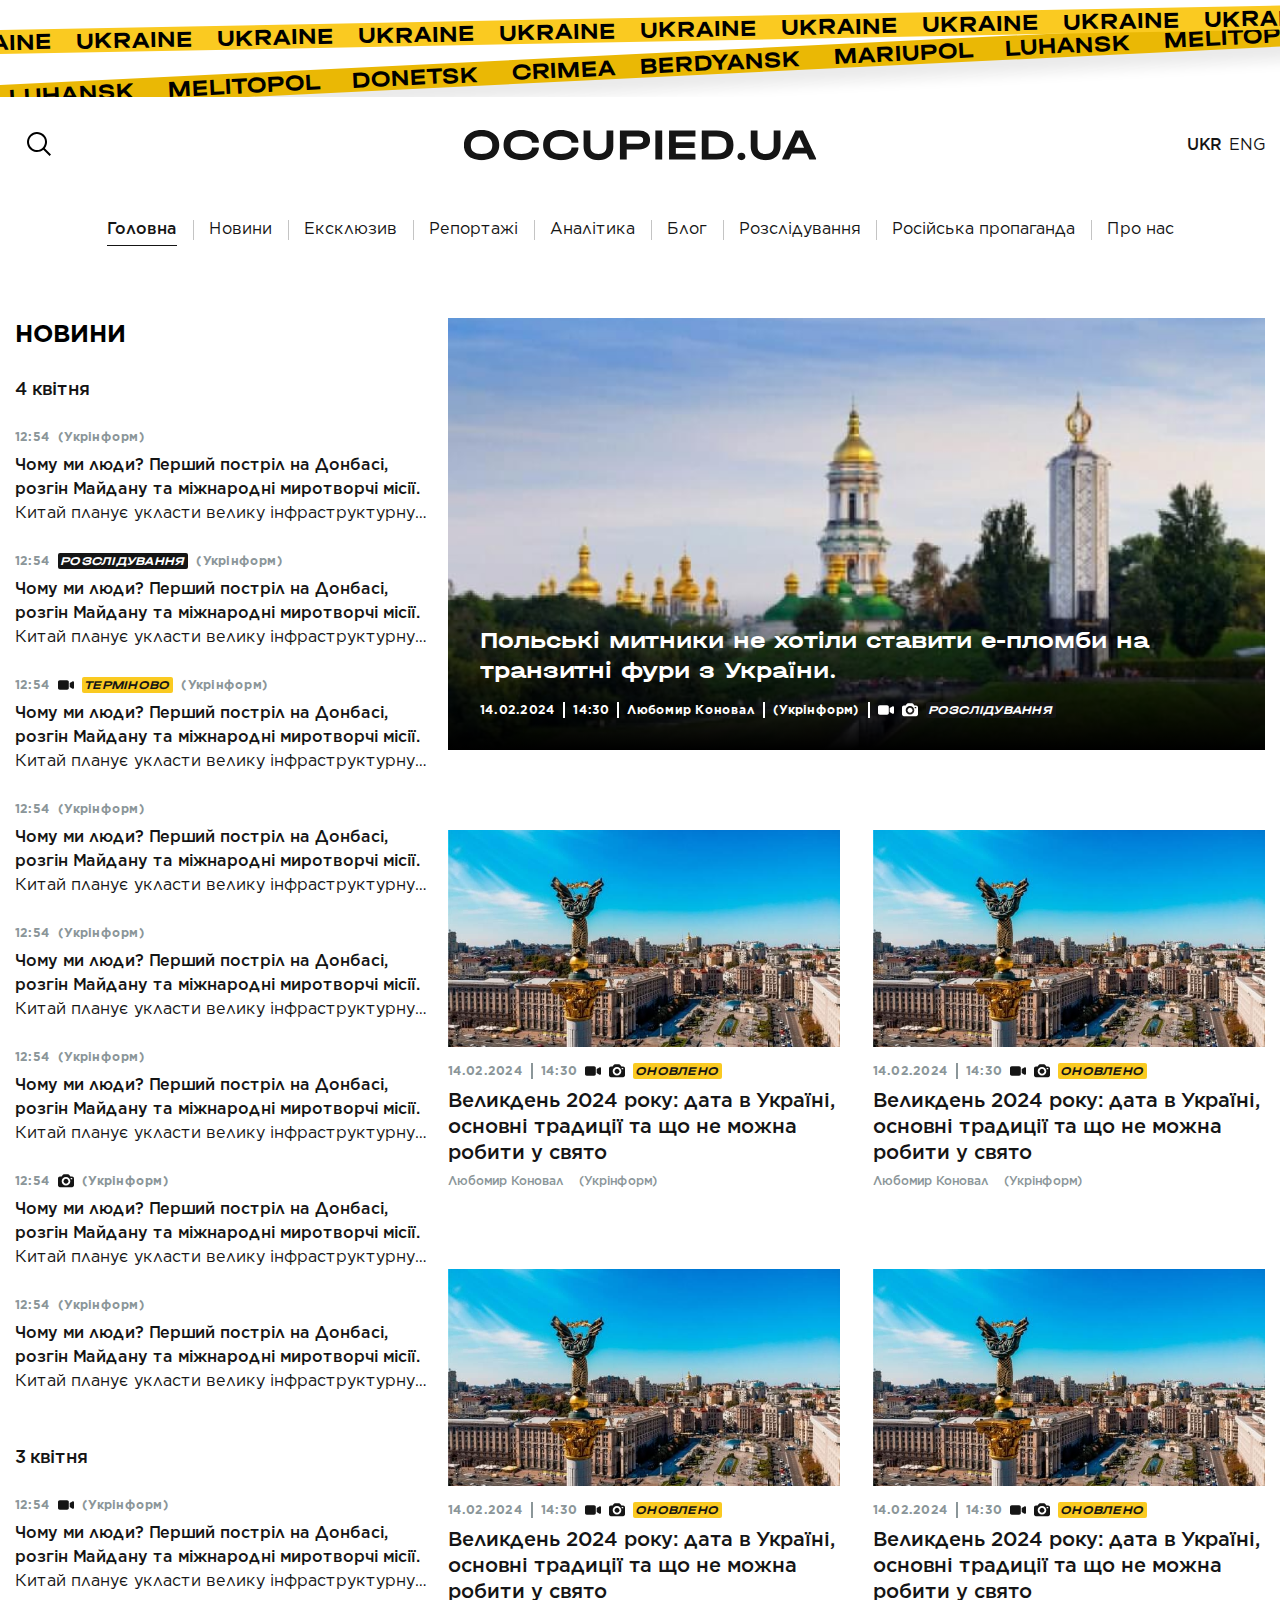
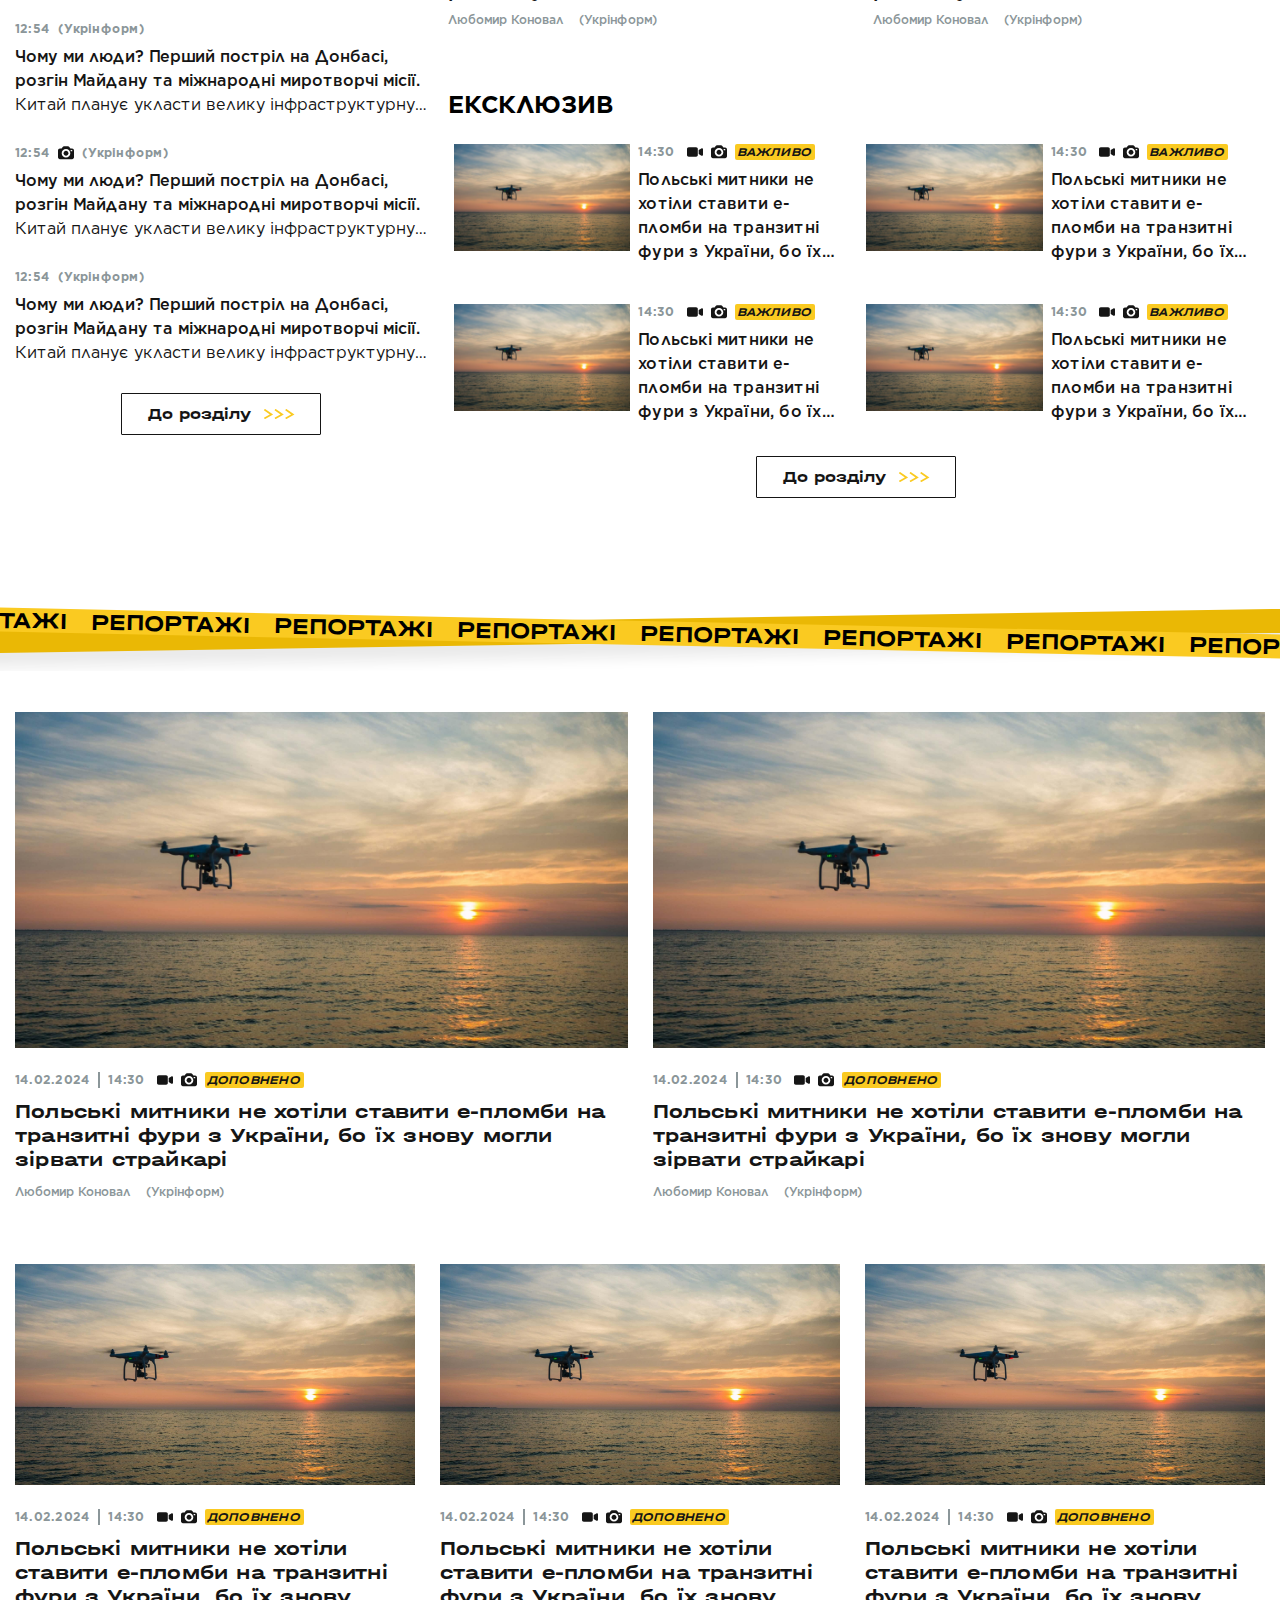
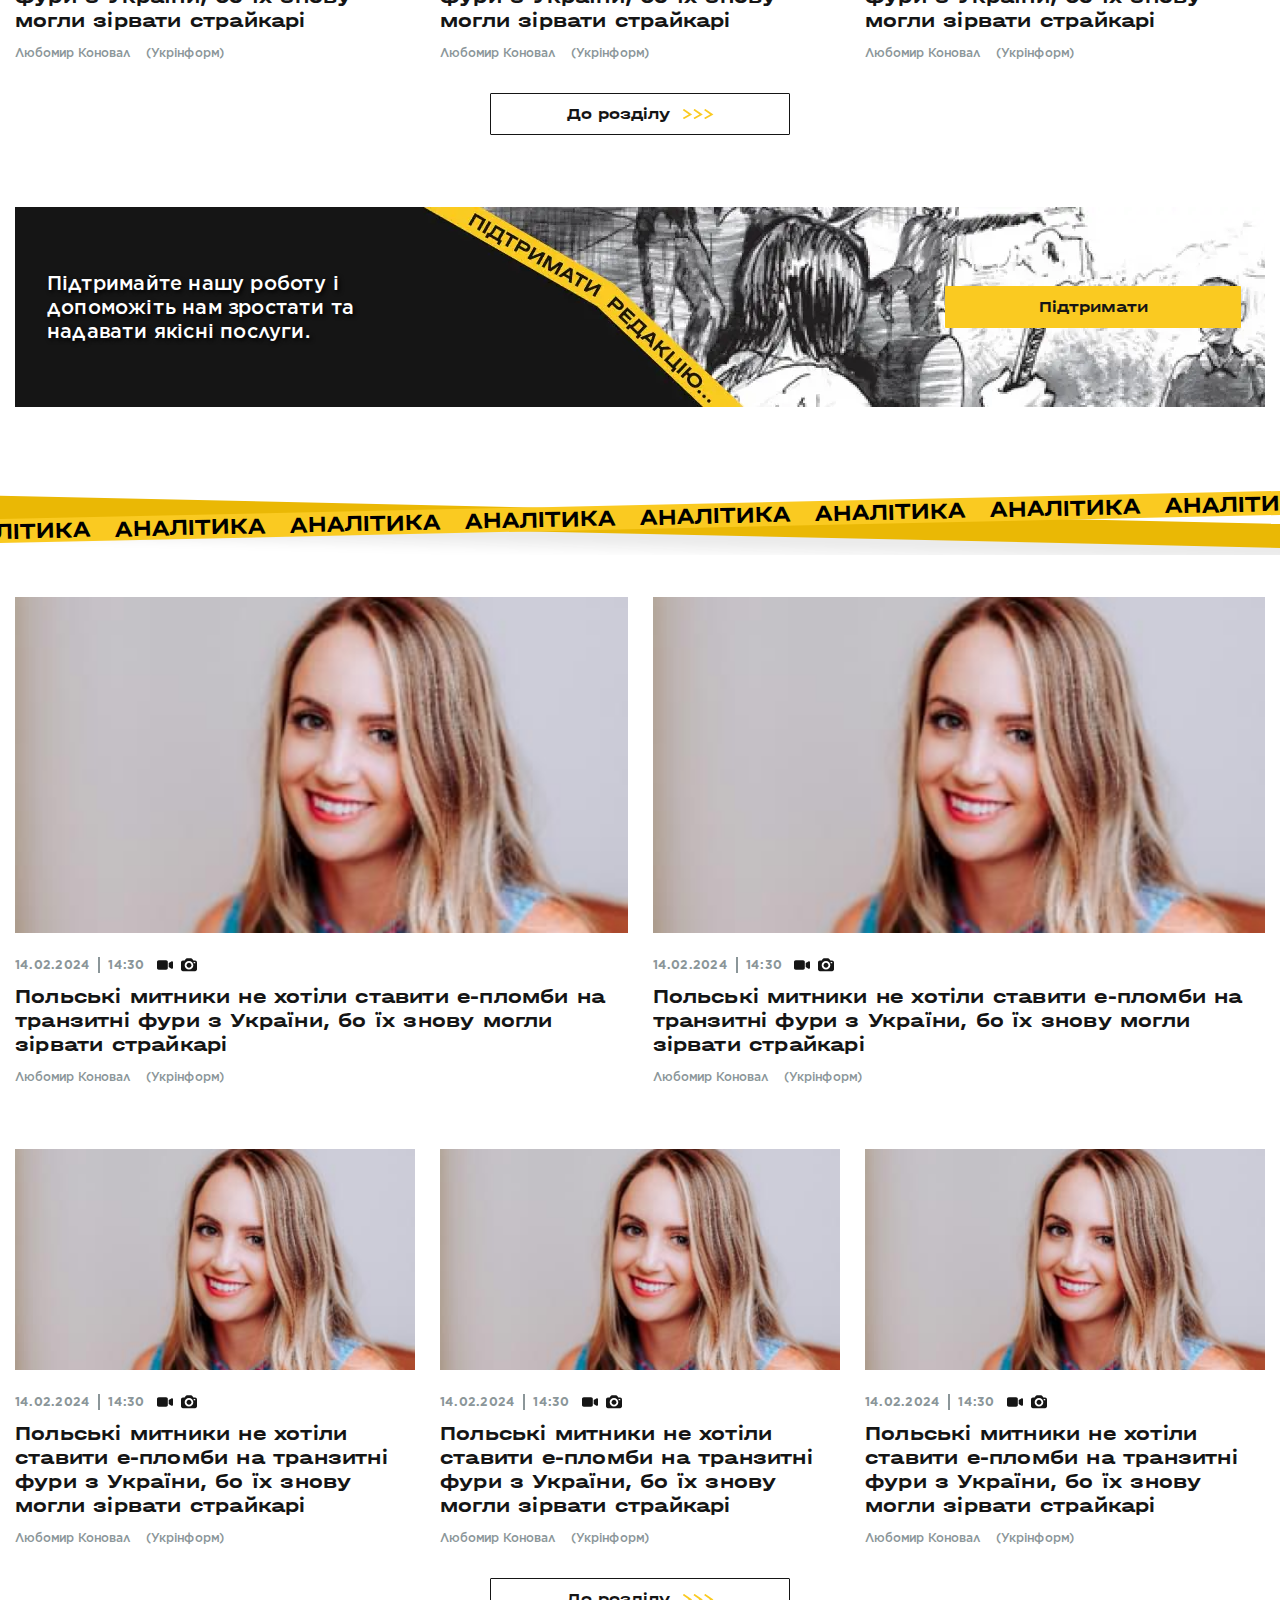
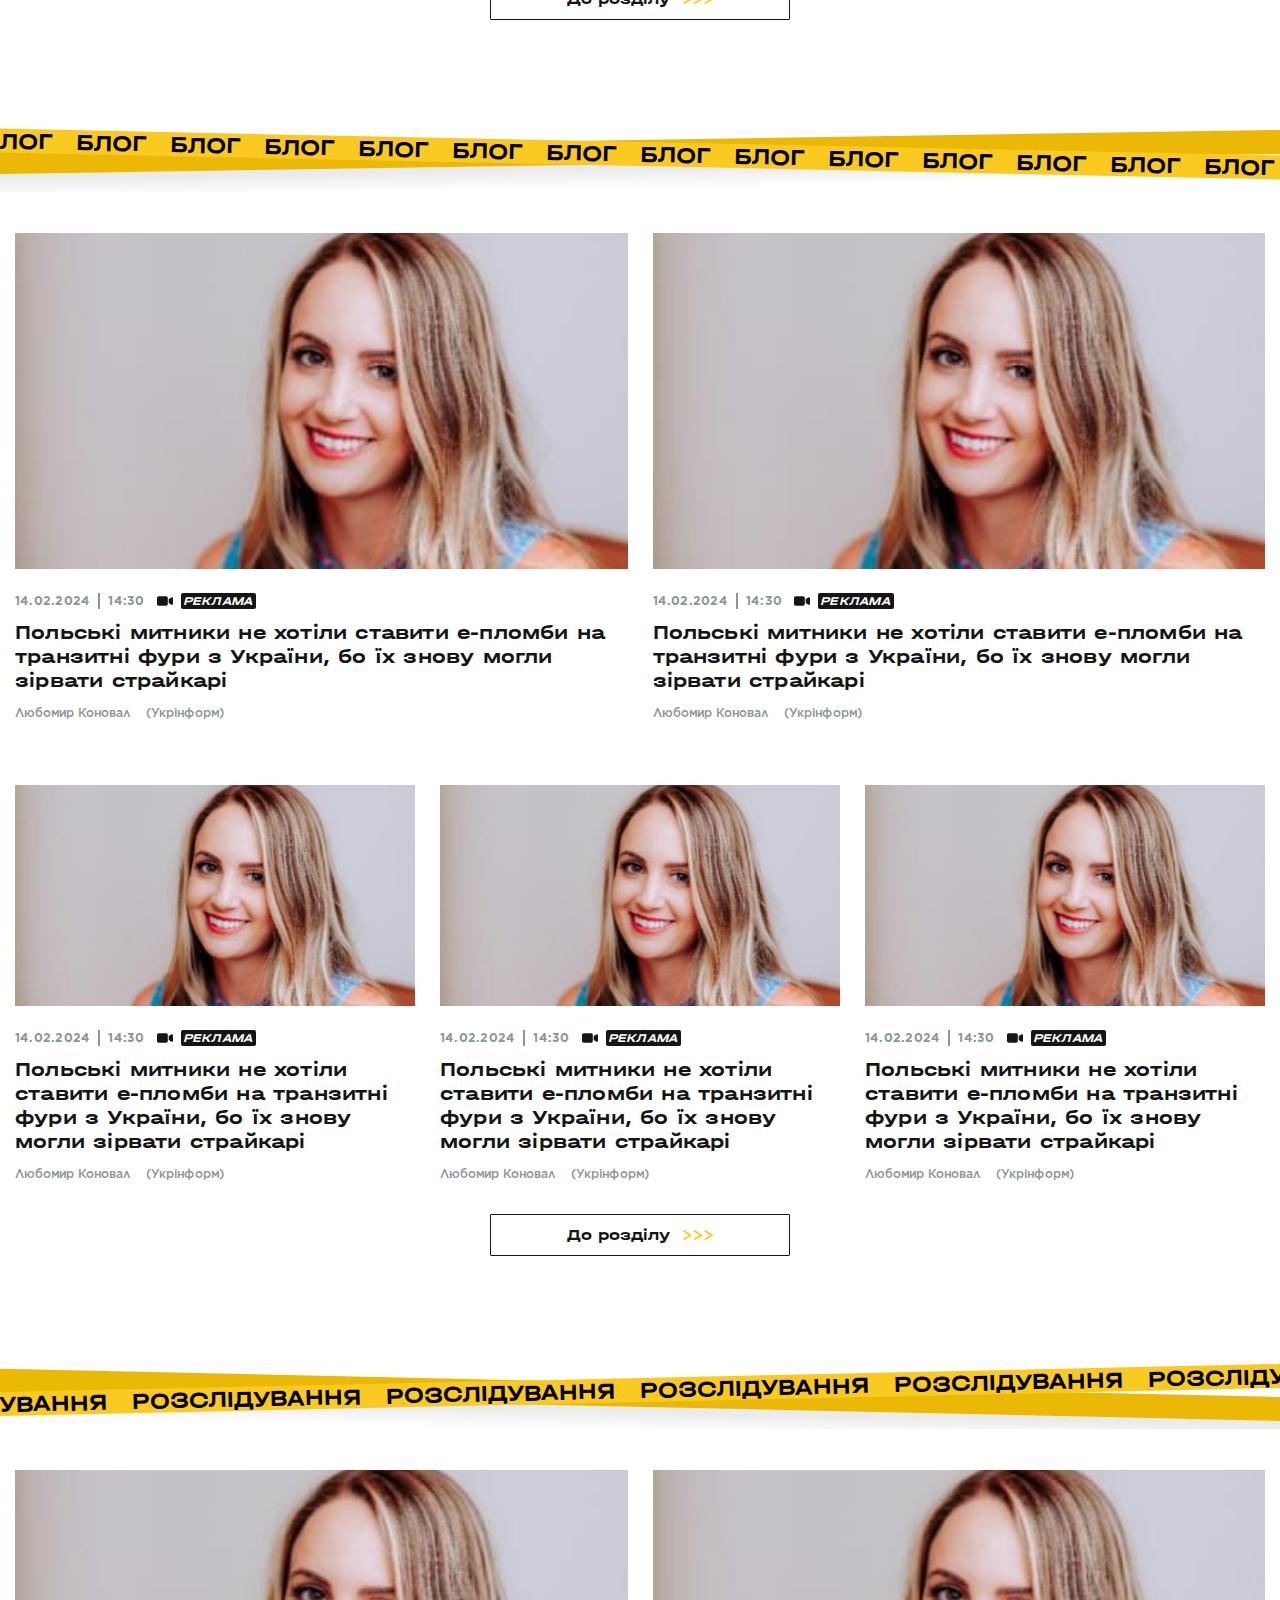
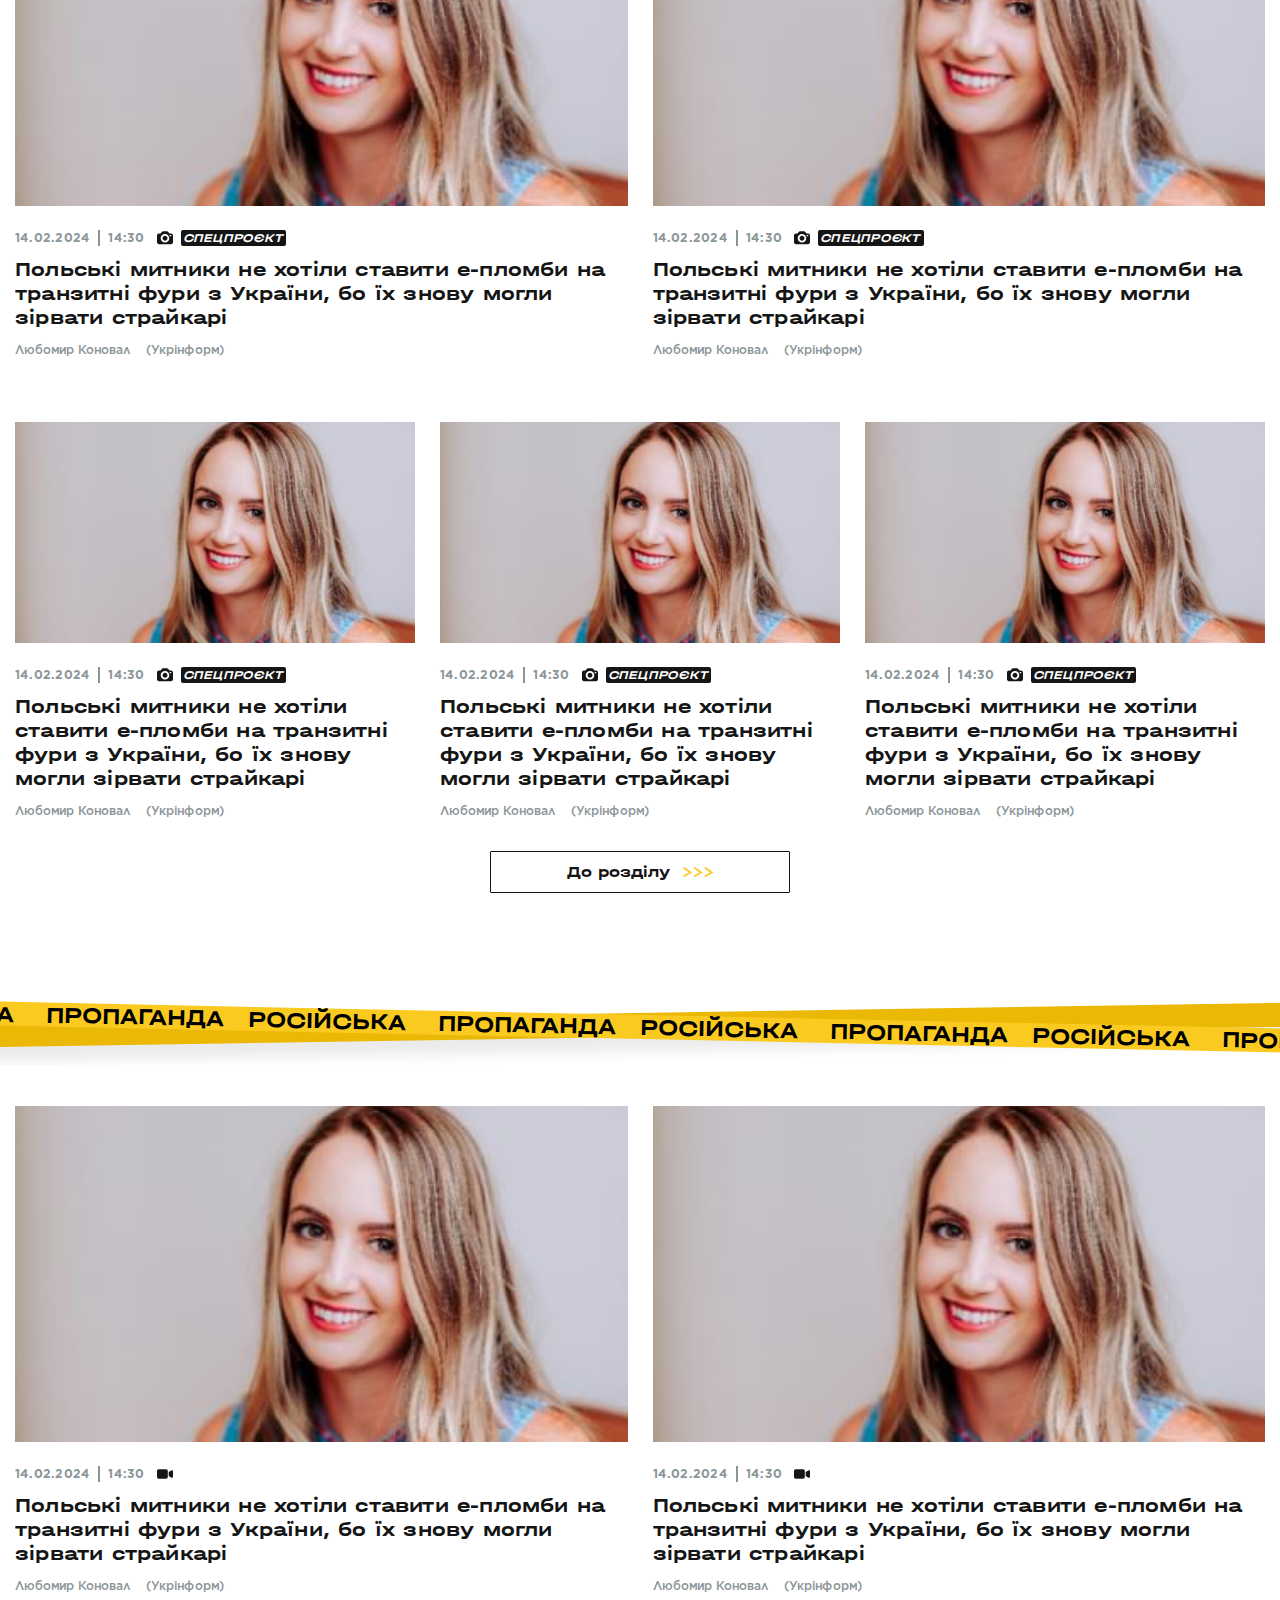
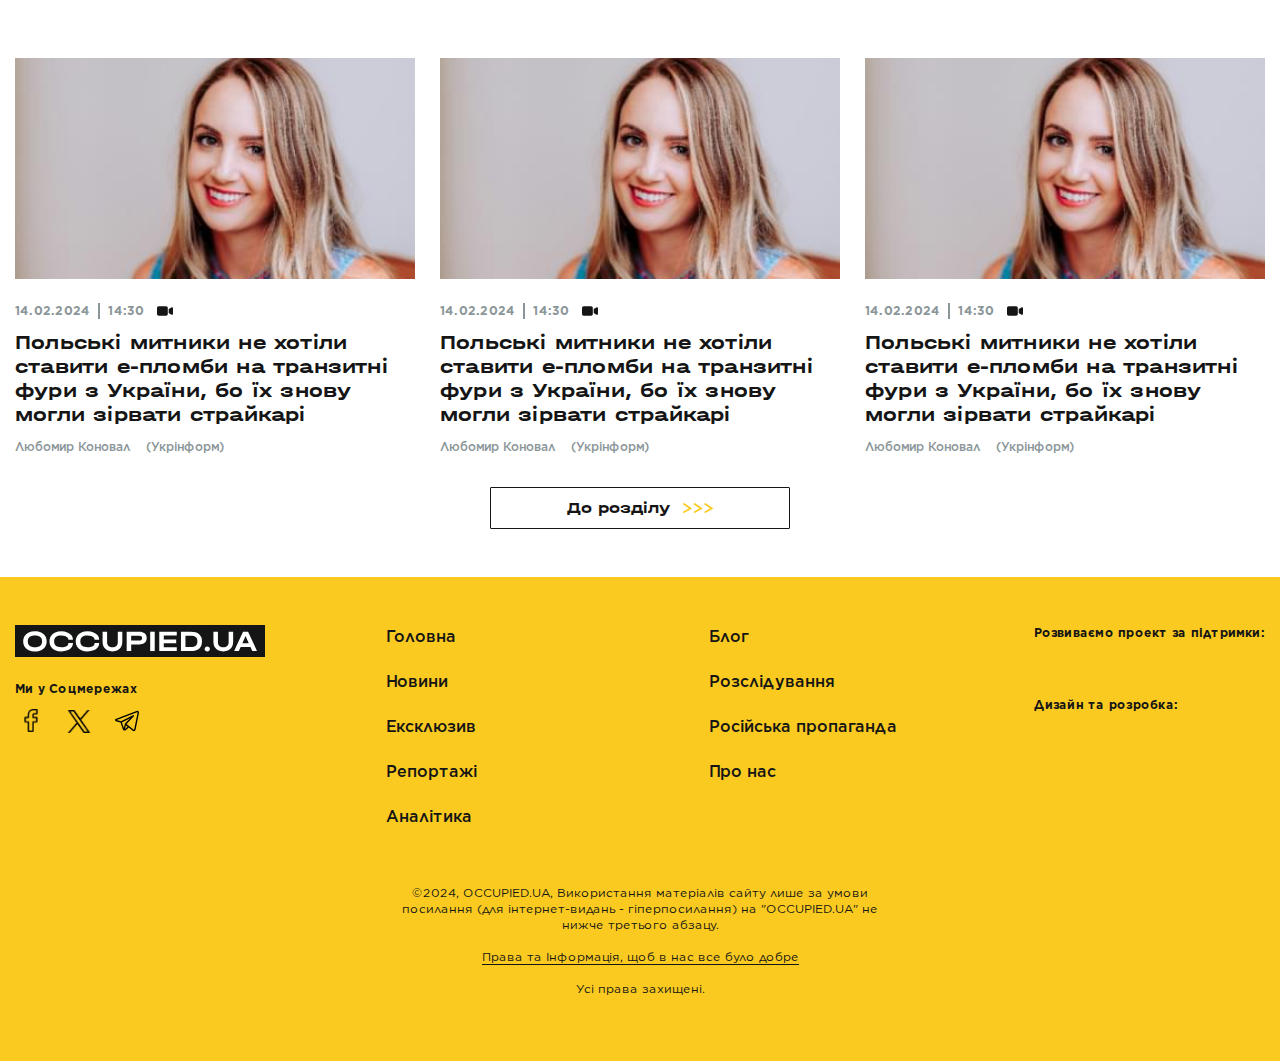
<file: index.html>
<!doctype html>
<html lang="ua">
  <head>
  <style>html { opacity: 0; }</style>
  <meta charset="UTF-8">
  <meta http-equiv="X-UA-Compatible" content="IE=edge">
  <meta name="viewport" content="width=device-width,initial-scale=1">
  <title>Головна</title>

  <link rel="shortcut icon" href="favicon.ico" type="image/x-icon">
  <link rel="stylesheet" href="css/main.min.css?_v=20240613184355">

  <script defer="defer" src="js/main.min.js?_v=20240613184355"></script>
</head>

  <body>
    
    <header class="header">
  <div class="title-tape title-tape--head">
    <div class="signal-tape" data-tape-text="Ukraine"></div>
    <div class="signal-tape" data-tape-text="Berdyansk Mariupol Luhansk Melitopol Donetsk Crimea"></div>
  </div>

  <div class="container">
    <div class="header__row">
      <input type="checkbox" id="mobile-menu">
<label class="menu-hamburger" for="mobile-menu">
  <span class="menu-hamburger__line"></span>
</label>

<div class="mobile-menu">
  <div class="wrapper">
    <form class="mobile-search-bar" action="/search.html" method="get" aria-label="search bar form">
  <label for="search" hidden="hidden">Пошук</label>
  <input type="text" name="search" id="search" placeholder="Пошук" aria-label="search bar input" required>

  <button type="submit" class="mobile-search-bar__submit" aria-label="search bar submit button">
    <span class="icon icon-search"></span>
  </button>
</form>
    <nav class="mobile-navigation">
      <ul class="menu__list">
        <li class="menu__item">
          <a href="./news.html" class="menu__link" title="Перейти до розділу Новини">
            Новини
          </a>
        </li>
        <li class="menu__item">
          <a href="./exclusive.html" class="menu__link" title="Перейти до розділу Ексклюзив">
            Ексклюзив
          </a>
        </li>
        <li class="menu__item">
          <a href="./reportages.html" class="menu__link" title="Перейти до розділу Репортажі">
            Репортажі
          </a>
        </li>
        <li class="menu__item">
          <a href="./analytics.html" class="menu__link" title="Перейти до розділу Аналітика">
            Аналітика
          </a>
        </li>
        <li class="menu__item">
          <a href="./blog.html" class="menu__link" title="Перейти до розділу Блог">
            Блог
          </a>
        </li>
        <li class="menu__item">
          <a href="./investigations.html" class="menu__link" title="Перейти до розділу Розслідування">
            Розслідування
          </a>
        </li>
        <li class="menu__item">
          <a href="./russian-propaganda.html" class="menu__link" title="Перейти до розділу Російська пропаганда">
            Російська пропаганда
          </a>
        </li>
        <li class="menu__item">
          <a href="./about-us.html" class="menu__link" title="Перейти до сторінки Про нас">
            Про нас
          </a>
        </li>
      </ul>
    </nav>

    <div class="mobile-menu__footer">
      
      <ul class="social-media-list">
        <li class="social-media-list__item">
          <a class="social-media-list__link" href="#" title="Facebook" target="_blank">
            <span class="icon icon-facebook"></span>
          </a>
        </li>
        <li class="social-media-list__item">
          <a class="social-media-list__link" href="#" title="Telegram" target="_blank">
            <span class="icon icon-telegram"></span>
          </a>
        </li>
        <li class="social-media-list__item">
          <a class="social-media-list__link" href="#" title="twitter" target="_blank">
            <span class="icon icon-twitter"></span>
          </a>
        </li>
      </ul>
    </div>
  </div>
</div>

      <div class="header__search">
        <form class="search-bar" action="/search.html" method="get">
    <button type="button" class="search-bar__btn-open">
        <span class="icon icon-search">
        </span>
    </button>

    <div class="search-bar__input">
        <button type="submit" class="search-bar__input__submit">
            <span class="icon icon-search">
            </span>
        </button>
        <label for="search" hidden="hidden">Пошук</label>
        <input type="text" name="search" id="search" placeholder="Пошук" required>
        <button type="button" class="search-bar__btn-close">
            &#x2715;
        </button>
    </div>
</form>
      </div>

      <a href="/" class="logo header__logo" title="Перейти на головну">
        <img src="./images/logo.svg" alt="Вільне Радіо лого">
      </a>

      <div class="header__buttons">

        <div class="header__language" aria-label="Перемикач мови веб сторінки">
          <a href="#" title="Поточна мова вебсайту: Ukr" class="header__language__link header__language__link--current">
            Ukr
          </a>

          <a href="#" title="Click here to change language of the website to english" class="header__language__link">Eng</a>
        </div>

        <a href="#" title="Підтримати occupied.ua" target="_blank" rel="noopener noreferrer nofollow" class="button button--donation">
          <span class="icon icon-donation"></span> 
          
          <span class="text">
            Підтримати
          </span>
        </a>
      </div>
    </div>

    <div class="header__row header__row--nav">

      <nav class="main-navigation">
  <ul class="menu__list">
    <li class="menu__item current-menu-item">
      <a href="/" class="menu__link" title="Перейти до головної сторінки">
        Головна
      </a>
    </li>
    <li class="menu__item">
      <a href="./news.html" class="menu__link" title="Перейти до розділу Новини">
        Новини
      </a>
    </li>
    <li class="menu__item">
      <a href="./exclusive.html" class="menu__link" title="Перейти до розділу Ексклюзив">
        Ексклюзив
      </a>
    </li>
    <li class="menu__item">
      <a href="./reportages.html" class="menu__link" title="Перейти до розділу Репортажі">
        Репортажі
      </a>
    </li>
    <li class="menu__item">
      <a href="./analytics.html" class="menu__link" title="Перейти до розділу Аналітика">
        Аналітика
      </a>
    </li>
    <li class="menu__item">
      <a href="./blog.html" class="menu__link" title="Перейти до розділу Блог">
        Блог
      </a>
    </li>
    <li class="menu__item">
      <a href="./investigations.html" class="menu__link" title="Перейти до розділу Розслідування">
        Розслідування
      </a>
    </li>
    <li class="menu__item">
      <a href="./russian-propaganda.html" class="menu__link" title="Перейти до розділу Російська пропаганда">
        Російська пропаганда
      </a>
    </li>
    <li class="menu__item">
      <a href="./about-us.html" class="menu__link" title="Перейти до сторінки Про нас">
        Про нас
      </a>
    </li>

    
  </ul>
</nav>
      
    </div>
  </div>
</header>

    <main class="page">
      <div data-observ></div>

        <section class="articles">

          <div class="container">

            <aside class="latest-articles">
              <div class="title-tape title-tape--1" aria-label="Сигнальна стрічка з заголовком: Новини">
  <div class="signal-tape" data-tape-text="Новини"></div>
  <div class="signal-tape"></div>
</div>

              <div class="category-title">
  <span class="category-title__name">Новини</span>
</div>

              <ul class="latest-articles__list">
                
                <time class="latest-articles__date-divider" datetime="2024-04-04">4  квітня</time>

                <li>
  
  <article class="latest-article" data-tag="@@data-tag">
    <a href="/post-page.html" class="latest-article__card" title="title">
      <div class="timestamps latest-article__timestamps">
        <time datetime="2024-02-14 12:54">12:54</time>

        <div class="tags tags--latest-article">
          @@tag
        </div>

        <span class="timestamps__partner">(Укрінформ)</span>
      </div>

      <header class="latest-article__heading">
        <h3 class="latest-article__title">
          Чому ми люди? Перший постріл на Донбасі, розгін Майдану та міжнародні миротворчі місії.
        </h3>

        <span class="latest-article__description">
          Китай планує укласти велику інфраструктурну угоду з Угорщиною. Міністр закордонних справ Угорщини Петер Сіярто повідомив, що в межах
        </span>
      </header>
    </a>
  </article>
</li>

                <li>
  
  <article class="latest-article" data-tag="true">
    <a href="/post-page.html" class="latest-article__card" title="title">
      <div class="timestamps latest-article__timestamps">
        <time datetime="2024-02-14 12:54">12:54</time>

        <div class="tags tags--latest-article">
          <span class="tag" data-tag="black">розслідування</span>
        </div>

        <span class="timestamps__partner">(Укрінформ)</span>
      </div>

      <header class="latest-article__heading">
        <h3 class="latest-article__title">
          Чому ми люди? Перший постріл на Донбасі, розгін Майдану та міжнародні миротворчі місії.
        </h3>

        <span class="latest-article__description">
          Китай планує укласти велику інфраструктурну угоду з Угорщиною. Міністр закордонних справ Угорщини Петер Сіярто повідомив, що в межах
        </span>
      </header>
    </a>
  </article>
</li>
                
                <li>
  
  <article class="latest-article" data-tag="true">
    <a href="/post-page.html" class="latest-article__card" title="title">
      <div class="timestamps latest-article__timestamps">
        <time datetime="2024-02-14 12:54">12:54</time>

        <div class="tags tags--latest-article">
          <span class="icon icon-tag icon-video" title="article contains video"></span><span class="tag" data-tag="yellow">терміново</span>
        </div>

        <span class="timestamps__partner">(Укрінформ)</span>
      </div>

      <header class="latest-article__heading">
        <h3 class="latest-article__title">
          Чому ми люди? Перший постріл на Донбасі, розгін Майдану та міжнародні миротворчі місії.
        </h3>

        <span class="latest-article__description">
          Китай планує укласти велику інфраструктурну угоду з Угорщиною. Міністр закордонних справ Угорщини Петер Сіярто повідомив, що в межах
        </span>
      </header>
    </a>
  </article>
</li>
                
                <li>
  
  <article class="latest-article" data-tag="@@data-tag">
    <a href="/post-page.html" class="latest-article__card" title="title">
      <div class="timestamps latest-article__timestamps">
        <time datetime="2024-02-14 12:54">12:54</time>

        <div class="tags tags--latest-article">
          @@tag
        </div>

        <span class="timestamps__partner">(Укрінформ)</span>
      </div>

      <header class="latest-article__heading">
        <h3 class="latest-article__title">
          Чому ми люди? Перший постріл на Донбасі, розгін Майдану та міжнародні миротворчі місії.
        </h3>

        <span class="latest-article__description">
          Китай планує укласти велику інфраструктурну угоду з Угорщиною. Міністр закордонних справ Угорщини Петер Сіярто повідомив, що в межах
        </span>
      </header>
    </a>
  </article>
</li>
                
                <li>
  
  <article class="latest-article" data-tag="@@data-tag">
    <a href="/post-page.html" class="latest-article__card" title="title">
      <div class="timestamps latest-article__timestamps">
        <time datetime="2024-02-14 12:54">12:54</time>

        <div class="tags tags--latest-article">
          @@tag
        </div>

        <span class="timestamps__partner">(Укрінформ)</span>
      </div>

      <header class="latest-article__heading">
        <h3 class="latest-article__title">
          Чому ми люди? Перший постріл на Донбасі, розгін Майдану та міжнародні миротворчі місії.
        </h3>

        <span class="latest-article__description">
          Китай планує укласти велику інфраструктурну угоду з Угорщиною. Міністр закордонних справ Угорщини Петер Сіярто повідомив, що в межах
        </span>
      </header>
    </a>
  </article>
</li>
                
                <li>
  
  <article class="latest-article" data-tag="@@data-tag">
    <a href="/post-page.html" class="latest-article__card" title="title">
      <div class="timestamps latest-article__timestamps">
        <time datetime="2024-02-14 12:54">12:54</time>

        <div class="tags tags--latest-article">
          @@tag
        </div>

        <span class="timestamps__partner">(Укрінформ)</span>
      </div>

      <header class="latest-article__heading">
        <h3 class="latest-article__title">
          Чому ми люди? Перший постріл на Донбасі, розгін Майдану та міжнародні миротворчі місії.
        </h3>

        <span class="latest-article__description">
          Китай планує укласти велику інфраструктурну угоду з Угорщиною. Міністр закордонних справ Угорщини Петер Сіярто повідомив, що в межах
        </span>
      </header>
    </a>
  </article>
</li>
                
                <li>
  
  <article class="latest-article" data-tag="true">
    <a href="/post-page.html" class="latest-article__card" title="title">
      <div class="timestamps latest-article__timestamps">
        <time datetime="2024-02-14 12:54">12:54</time>

        <div class="tags tags--latest-article">
          <span class="icon icon-tag icon-photo" title="article is based on photo"></span>
        </div>

        <span class="timestamps__partner">(Укрінформ)</span>
      </div>

      <header class="latest-article__heading">
        <h3 class="latest-article__title">
          Чому ми люди? Перший постріл на Донбасі, розгін Майдану та міжнародні миротворчі місії.
        </h3>

        <span class="latest-article__description">
          Китай планує укласти велику інфраструктурну угоду з Угорщиною. Міністр закордонних справ Угорщини Петер Сіярто повідомив, що в межах
        </span>
      </header>
    </a>
  </article>
</li>
                
                <li>
  
  <article class="latest-article" data-tag="@@data-tag">
    <a href="/post-page.html" class="latest-article__card" title="title">
      <div class="timestamps latest-article__timestamps">
        <time datetime="2024-02-14 12:54">12:54</time>

        <div class="tags tags--latest-article">
          @@tag
        </div>

        <span class="timestamps__partner">(Укрінформ)</span>
      </div>

      <header class="latest-article__heading">
        <h3 class="latest-article__title">
          Чому ми люди? Перший постріл на Донбасі, розгін Майдану та міжнародні миротворчі місії.
        </h3>

        <span class="latest-article__description">
          Китай планує укласти велику інфраструктурну угоду з Угорщиною. Міністр закордонних справ Угорщини Петер Сіярто повідомив, що в межах
        </span>
      </header>
    </a>
  </article>
</li>
                
                <time class="latest-articles__date-divider" datetime="2024-04-03">3 квітня</time>

                <li>
  
  <article class="latest-article" data-tag="true">
    <a href="/post-page.html" class="latest-article__card" title="title">
      <div class="timestamps latest-article__timestamps">
        <time datetime="2024-02-14 12:54">12:54</time>

        <div class="tags tags--latest-article">
          <span class="icon icon-tag icon-video" title="article contains video"></span>
        </div>

        <span class="timestamps__partner">(Укрінформ)</span>
      </div>

      <header class="latest-article__heading">
        <h3 class="latest-article__title">
          Чому ми люди? Перший постріл на Донбасі, розгін Майдану та міжнародні миротворчі місії.
        </h3>

        <span class="latest-article__description">
          Китай планує укласти велику інфраструктурну угоду з Угорщиною. Міністр закордонних справ Угорщини Петер Сіярто повідомив, що в межах
        </span>
      </header>
    </a>
  </article>
</li>
                
                <li>
  
  <article class="latest-article" data-tag="@@data-tag">
    <a href="/post-page.html" class="latest-article__card" title="title">
      <div class="timestamps latest-article__timestamps">
        <time datetime="2024-02-14 12:54">12:54</time>

        <div class="tags tags--latest-article">
          @@tag
        </div>

        <span class="timestamps__partner">(Укрінформ)</span>
      </div>

      <header class="latest-article__heading">
        <h3 class="latest-article__title">
          Чому ми люди? Перший постріл на Донбасі, розгін Майдану та міжнародні миротворчі місії.
        </h3>

        <span class="latest-article__description">
          Китай планує укласти велику інфраструктурну угоду з Угорщиною. Міністр закордонних справ Угорщини Петер Сіярто повідомив, що в межах
        </span>
      </header>
    </a>
  </article>
</li>
                
                <li>
  
  <article class="latest-article" data-tag="true">
    <a href="/post-page.html" class="latest-article__card" title="title">
      <div class="timestamps latest-article__timestamps">
        <time datetime="2024-02-14 12:54">12:54</time>

        <div class="tags tags--latest-article">
          <span class="icon icon-tag icon-photo" title="article is based on photo"></span>
        </div>

        <span class="timestamps__partner">(Укрінформ)</span>
      </div>

      <header class="latest-article__heading">
        <h3 class="latest-article__title">
          Чому ми люди? Перший постріл на Донбасі, розгін Майдану та міжнародні миротворчі місії.
        </h3>

        <span class="latest-article__description">
          Китай планує укласти велику інфраструктурну угоду з Угорщиною. Міністр закордонних справ Угорщини Петер Сіярто повідомив, що в межах
        </span>
      </header>
    </a>
  </article>
</li>
                
                <li>
  
  <article class="latest-article" data-tag="@@data-tag">
    <a href="/post-page.html" class="latest-article__card" title="title">
      <div class="timestamps latest-article__timestamps">
        <time datetime="2024-02-14 12:54">12:54</time>

        <div class="tags tags--latest-article">
          @@tag
        </div>

        <span class="timestamps__partner">(Укрінформ)</span>
      </div>

      <header class="latest-article__heading">
        <h3 class="latest-article__title">
          Чому ми люди? Перший постріл на Донбасі, розгін Майдану та міжнародні миротворчі місії.
        </h3>

        <span class="latest-article__description">
          Китай планує укласти велику інфраструктурну угоду з Угорщиною. Міністр закордонних справ Угорщини Петер Сіярто повідомив, що в межах
        </span>
      </header>
    </a>
  </article>
</li>
              </ul>

              <a href="/news.html" class="button button--primary latest-articles__more" title="Переглянути всі новини">
                <span class="text">До розділу</span>
                <span class="icon icon-button"></span>
              </a>
            </aside>

            <div class="main-articles">
              <ul class="main-articles__list">
                <li>
                  <article class="main-article">
                    <a href="/post-page.html" class="main-article__card" title="title">
                      <picture class="main-article__image-box">
                        
                        
                        <img class="main-article__image" src="./images/placeholders/700width_angled_image.jpg" alt="Натисни щоб дізнатись більше про: title">
                      </picture>
  
                      <header class="main-article__header">
                        <div class="timestamps main-article__timestamps">
                          <time datetime="14.02.2024 14:30">
                            <span class="timestamps__date">14.02.2024</span>
                            <span class="timestamps__time">14:30</span>
                          </time>

                          <span class="authors-name">Любомир Коновал</span>

                          <span class="authors-media">(Укрінформ)</span>

                          <div class="tags">  
                            <span class="icon icon-tag icon-video" title="article contains video"></span>
  
                            <span class="icon icon-tag icon-photo" title="article is based on photo"></span>

                            <span class="tag" data-tag="black">розслідування</span>
                          </div>
                        </div>

                        <h1 class="main-article__title">
                          Польські митники не хотіли ставити е-пломби на транзитні фури з України.
                        </h1>
                      </header>
                    </a>
                  </article>
                </li>

                
                  <li>
                    <article class="main-article">
                      <a href="/post-page.html" class="main-article__card" title="title">
                  
                        <picture class="main-article__image-box">
                          <img class="main-article__image" src="./images/placeholders/nocorner-article-photo.jpg" alt="Натисни щоб дізнатись більше про: title" loading="lazy">
                        </picture>
    
                        <header class="main-article__header">
                          <div class="timestamps main-article__timestamps">
                            <time datetime="14.02.2024 14:30">
                              <span class="timestamps__date">14.02.2024</span>
                              <span class="timestamps__time">14:30</span>
                            </time>
    
                            <div class="tags">
                              <span class="icon icon-tag icon-video" title="article contains video"></span>
  
                              <span class="icon icon-tag icon-photo" title="article is based on photo"></span>

                              <span class="tag" data-tag="yellow">оновлено</span>
                            </div>
                            
                          </div>

                          <h2 class="main-article__title">
                            Великдень 2024 року: дата в Україні, основні традиції та що не можна робити у свято
                          </h2>
                            
                          <div class="authors">
                            <span class="authors-name">Любомир Коновал</span>
                            <span class="authors-media">(Укрінформ)</span>
                          </div>
                        </header>
                      </a>
                    </article>
                  </li>
                
                  <li>
                    <article class="main-article">
                      <a href="/post-page.html" class="main-article__card" title="title">
                  
                        <picture class="main-article__image-box">
                          <img class="main-article__image" src="./images/placeholders/nocorner-article-photo.jpg" alt="Натисни щоб дізнатись більше про: title" loading="lazy">
                        </picture>
    
                        <header class="main-article__header">
                          <div class="timestamps main-article__timestamps">
                            <time datetime="14.02.2024 14:30">
                              <span class="timestamps__date">14.02.2024</span>
                              <span class="timestamps__time">14:30</span>
                            </time>
    
                            <div class="tags">
                              <span class="icon icon-tag icon-video" title="article contains video"></span>
  
                              <span class="icon icon-tag icon-photo" title="article is based on photo"></span>

                              <span class="tag" data-tag="yellow">оновлено</span>
                            </div>
                            
                          </div>

                          <h2 class="main-article__title">
                            Великдень 2024 року: дата в Україні, основні традиції та що не можна робити у свято
                          </h2>
                            
                          <div class="authors">
                            <span class="authors-name">Любомир Коновал</span>
                            <span class="authors-media">(Укрінформ)</span>
                          </div>
                        </header>
                      </a>
                    </article>
                  </li>
                
                  <li>
                    <article class="main-article">
                      <a href="/post-page.html" class="main-article__card" title="title">
                  
                        <picture class="main-article__image-box">
                          <img class="main-article__image" src="./images/placeholders/nocorner-article-photo.jpg" alt="Натисни щоб дізнатись більше про: title" loading="lazy">
                        </picture>
    
                        <header class="main-article__header">
                          <div class="timestamps main-article__timestamps">
                            <time datetime="14.02.2024 14:30">
                              <span class="timestamps__date">14.02.2024</span>
                              <span class="timestamps__time">14:30</span>
                            </time>
    
                            <div class="tags">
                              <span class="icon icon-tag icon-video" title="article contains video"></span>
  
                              <span class="icon icon-tag icon-photo" title="article is based on photo"></span>

                              <span class="tag" data-tag="yellow">оновлено</span>
                            </div>
                            
                          </div>

                          <h2 class="main-article__title">
                            Великдень 2024 року: дата в Україні, основні традиції та що не можна робити у свято
                          </h2>
                            
                          <div class="authors">
                            <span class="authors-name">Любомир Коновал</span>
                            <span class="authors-media">(Укрінформ)</span>
                          </div>
                        </header>
                      </a>
                    </article>
                  </li>
                
                  <li>
                    <article class="main-article">
                      <a href="/post-page.html" class="main-article__card" title="title">
                  
                        <picture class="main-article__image-box">
                          <img class="main-article__image" src="./images/placeholders/nocorner-article-photo.jpg" alt="Натисни щоб дізнатись більше про: title" loading="lazy">
                        </picture>
    
                        <header class="main-article__header">
                          <div class="timestamps main-article__timestamps">
                            <time datetime="14.02.2024 14:30">
                              <span class="timestamps__date">14.02.2024</span>
                              <span class="timestamps__time">14:30</span>
                            </time>
    
                            <div class="tags">
                              <span class="icon icon-tag icon-video" title="article contains video"></span>
  
                              <span class="icon icon-tag icon-photo" title="article is based on photo"></span>

                              <span class="tag" data-tag="yellow">оновлено</span>
                            </div>
                            
                          </div>

                          <h2 class="main-article__title">
                            Великдень 2024 року: дата в Україні, основні традиції та що не можна робити у свято
                          </h2>
                            
                          <div class="authors">
                            <span class="authors-name">Любомир Коновал</span>
                            <span class="authors-media">(Укрінформ)</span>
                          </div>
                        </header>
                      </a>
                    </article>
                  </li>
                
              </ul>

              <div class="exclusive" data-placeholder="desktop">
                <div class="category-title">
  <span class="category-title__name">Ексклюзив</span>
</div>

                <ul class="articles-category__flex articles-category__list articles-category__flex--horizontal">
                  
                    <li>
                      <article class="article">
                        <a href="/post-page.html" class="article__card" title="title">
                      
                          <picture class="article__image-box">
                            <img class="article__image" src="./images/placeholders/2kto2kfullsizeimage.jpg" alt="Головне фото до статті: title" loading="lazy">
                          </picture>
                          
                          <div class="article__description">
                            <div class="timestamps article__timestamps">
                              <time datetime="14.02.2024 14:30">
                                <span class="timestamps__time">14:30</span>
                              </time>
                      
                              <div class="tags">
                                <span class="icon icon-tag icon-video" title="article contains video"></span>
                                <span class="icon icon-tag icon-photo" title="article is based on photo"></span>
                                <span class="tag" data-tag="yellow">важливо</span>
                              </div>
                            </div>

                            <h2 class="article__title">
                              Польські митники не хотіли ставити е-пломби на транзитні фури з України, бо їх знову могли зірвати страйкарі
                            </h2>
                          </div>
                        </a>
                      </article>
                    </li>
                  
                    <li>
                      <article class="article">
                        <a href="/post-page.html" class="article__card" title="title">
                      
                          <picture class="article__image-box">
                            <img class="article__image" src="./images/placeholders/2kto2kfullsizeimage.jpg" alt="Головне фото до статті: title" loading="lazy">
                          </picture>
                          
                          <div class="article__description">
                            <div class="timestamps article__timestamps">
                              <time datetime="14.02.2024 14:30">
                                <span class="timestamps__time">14:30</span>
                              </time>
                      
                              <div class="tags">
                                <span class="icon icon-tag icon-video" title="article contains video"></span>
                                <span class="icon icon-tag icon-photo" title="article is based on photo"></span>
                                <span class="tag" data-tag="yellow">важливо</span>
                              </div>
                            </div>

                            <h2 class="article__title">
                              Польські митники не хотіли ставити е-пломби на транзитні фури з України, бо їх знову могли зірвати страйкарі
                            </h2>
                          </div>
                        </a>
                      </article>
                    </li>
                  
                    <li>
                      <article class="article">
                        <a href="/post-page.html" class="article__card" title="title">
                      
                          <picture class="article__image-box">
                            <img class="article__image" src="./images/placeholders/2kto2kfullsizeimage.jpg" alt="Головне фото до статті: title" loading="lazy">
                          </picture>
                          
                          <div class="article__description">
                            <div class="timestamps article__timestamps">
                              <time datetime="14.02.2024 14:30">
                                <span class="timestamps__time">14:30</span>
                              </time>
                      
                              <div class="tags">
                                <span class="icon icon-tag icon-video" title="article contains video"></span>
                                <span class="icon icon-tag icon-photo" title="article is based on photo"></span>
                                <span class="tag" data-tag="yellow">важливо</span>
                              </div>
                            </div>

                            <h2 class="article__title">
                              Польські митники не хотіли ставити е-пломби на транзитні фури з України, бо їх знову могли зірвати страйкарі
                            </h2>
                          </div>
                        </a>
                      </article>
                    </li>
                  
                    <li>
                      <article class="article">
                        <a href="/post-page.html" class="article__card" title="title">
                      
                          <picture class="article__image-box">
                            <img class="article__image" src="./images/placeholders/2kto2kfullsizeimage.jpg" alt="Головне фото до статті: title" loading="lazy">
                          </picture>
                          
                          <div class="article__description">
                            <div class="timestamps article__timestamps">
                              <time datetime="14.02.2024 14:30">
                                <span class="timestamps__time">14:30</span>
                              </time>
                      
                              <div class="tags">
                                <span class="icon icon-tag icon-video" title="article contains video"></span>
                                <span class="icon icon-tag icon-photo" title="article is based on photo"></span>
                                <span class="tag" data-tag="yellow">важливо</span>
                              </div>
                            </div>

                            <h2 class="article__title">
                              Польські митники не хотіли ставити е-пломби на транзитні фури з України, бо їх знову могли зірвати страйкарі
                            </h2>
                          </div>
                        </a>
                      </article>
                    </li>
                  
                </ul>

                <a href="/exclusive.html" class="button button--primary" title="Переглянути всі новини">
                  <span class="text">До розділу</span>
                  <span class="icon icon-button"></span>
                </a>
              </div>
            </div>
          </div>
        </section>
        
        <section class="articles-category-main exclusive">

          <div class="title-tape title-tape--1" aria-label="Сигнальна стрічка з заголовком: Ексклюзив">
  <div class="signal-tape" data-tape-text="Ексклюзив"></div>
  <div class="signal-tape"></div>
</div>

          <div class="container" data-placeholder="mobile">

          </div>
          
        </section>

        <section class="articles-category-main">

          <div class="title-tape title-tape--2" aria-label="Сигнальна стрічка з заголовком: Репортажі">
  <div class="signal-tape" data-tape-text="Репортажі"></div>
  <div class="signal-tape"></div>
</div>

          <div class="container">

            <ul class="articles-category__flex articles-category__list articles-category__flex--2-3">
              
                <li>
                  <article class="article">
  <a href="/post-page.html" class="article__card" title="title">

    <picture class="article__image-box">
      <img class="article__image" src="./images/placeholders/2kto2kfullsizeimage.jpg" alt="Головне фото до статті: title" loading="lazy">
    </picture>
    
    <div class="article__description">
      <div class="timestamps article__timestamps">
        <time datetime="14.02.2024 14:30">
          <span class="timestamps__date">14.02.2024</span>
          <span class="timestamps__time">14:30</span>
        </time>

        <div class="tags">
          <span class="icon icon-tag icon-video" title="article contains video"></span><span class="icon icon-tag icon-photo" title="article is based on photo"></span><span class="tag" data-tag="yellow">доповнено</span>
        </div>
        
      </div>

      
      <h2 class="article__title">
        Польські митники не хотіли ставити е-пломби на транзитні фури з України, бо їх знову могли зірвати страйкарі
      </h2>
      
                    
      <span class="authors">
        <span class="authors-name">Любомир Коновал</span>
        <span class="authors-media">(Укрінформ)</span>
      </span>
    </div>
  </a>
</article>
                </li>
              
                <li>
                  <article class="article">
  <a href="/post-page.html" class="article__card" title="title">

    <picture class="article__image-box">
      <img class="article__image" src="./images/placeholders/2kto2kfullsizeimage.jpg" alt="Головне фото до статті: title" loading="lazy">
    </picture>
    
    <div class="article__description">
      <div class="timestamps article__timestamps">
        <time datetime="14.02.2024 14:30">
          <span class="timestamps__date">14.02.2024</span>
          <span class="timestamps__time">14:30</span>
        </time>

        <div class="tags">
          <span class="icon icon-tag icon-video" title="article contains video"></span><span class="icon icon-tag icon-photo" title="article is based on photo"></span><span class="tag" data-tag="yellow">доповнено</span>
        </div>
        
      </div>

      
      <h2 class="article__title">
        Польські митники не хотіли ставити е-пломби на транзитні фури з України, бо їх знову могли зірвати страйкарі
      </h2>
      
                    
      <span class="authors">
        <span class="authors-name">Любомир Коновал</span>
        <span class="authors-media">(Укрінформ)</span>
      </span>
    </div>
  </a>
</article>
                </li>
              
                <li>
                  <article class="article">
  <a href="/post-page.html" class="article__card" title="title">

    <picture class="article__image-box">
      <img class="article__image" src="./images/placeholders/2kto2kfullsizeimage.jpg" alt="Головне фото до статті: title" loading="lazy">
    </picture>
    
    <div class="article__description">
      <div class="timestamps article__timestamps">
        <time datetime="14.02.2024 14:30">
          <span class="timestamps__date">14.02.2024</span>
          <span class="timestamps__time">14:30</span>
        </time>

        <div class="tags">
          <span class="icon icon-tag icon-video" title="article contains video"></span><span class="icon icon-tag icon-photo" title="article is based on photo"></span><span class="tag" data-tag="yellow">доповнено</span>
        </div>
        
      </div>

      
      <h2 class="article__title">
        Польські митники не хотіли ставити е-пломби на транзитні фури з України, бо їх знову могли зірвати страйкарі
      </h2>
      
                    
      <span class="authors">
        <span class="authors-name">Любомир Коновал</span>
        <span class="authors-media">(Укрінформ)</span>
      </span>
    </div>
  </a>
</article>
                </li>
              
                <li>
                  <article class="article">
  <a href="/post-page.html" class="article__card" title="title">

    <picture class="article__image-box">
      <img class="article__image" src="./images/placeholders/2kto2kfullsizeimage.jpg" alt="Головне фото до статті: title" loading="lazy">
    </picture>
    
    <div class="article__description">
      <div class="timestamps article__timestamps">
        <time datetime="14.02.2024 14:30">
          <span class="timestamps__date">14.02.2024</span>
          <span class="timestamps__time">14:30</span>
        </time>

        <div class="tags">
          <span class="icon icon-tag icon-video" title="article contains video"></span><span class="icon icon-tag icon-photo" title="article is based on photo"></span><span class="tag" data-tag="yellow">доповнено</span>
        </div>
        
      </div>

      
      <h2 class="article__title">
        Польські митники не хотіли ставити е-пломби на транзитні фури з України, бо їх знову могли зірвати страйкарі
      </h2>
      
                    
      <span class="authors">
        <span class="authors-name">Любомир Коновал</span>
        <span class="authors-media">(Укрінформ)</span>
      </span>
    </div>
  </a>
</article>
                </li>
              
                <li>
                  <article class="article">
  <a href="/post-page.html" class="article__card" title="title">

    <picture class="article__image-box">
      <img class="article__image" src="./images/placeholders/2kto2kfullsizeimage.jpg" alt="Головне фото до статті: title" loading="lazy">
    </picture>
    
    <div class="article__description">
      <div class="timestamps article__timestamps">
        <time datetime="14.02.2024 14:30">
          <span class="timestamps__date">14.02.2024</span>
          <span class="timestamps__time">14:30</span>
        </time>

        <div class="tags">
          <span class="icon icon-tag icon-video" title="article contains video"></span><span class="icon icon-tag icon-photo" title="article is based on photo"></span><span class="tag" data-tag="yellow">доповнено</span>
        </div>
        
      </div>

      
      <h2 class="article__title">
        Польські митники не хотіли ставити е-пломби на транзитні фури з України, бо їх знову могли зірвати страйкарі
      </h2>
      
                    
      <span class="authors">
        <span class="authors-name">Любомир Коновал</span>
        <span class="authors-media">(Укрінформ)</span>
      </span>
    </div>
  </a>
</article>
                </li>
              
            </ul>
            
            <a href="/reportages.html" class="button button--primary" title="Переглянути розділ Репортажі">
              <span class="text">До розділу</span>
              <span class="icon icon-button"></span>
            </a>
            
          </div>
        </section>

        <section class="banner">
          <div class="container" data-container="mobile">
            <div class="banner-primary">
  <p class="banner-primary__title">Підтримайте нашу роботу і<br>допоможіть нам зростати та<br>надавати якісні послуги.</p>
  <a href="#" title="Підтримати occupied.ua" class="button banner-primary__button">Підтримати</a>
</div>
            <a href="#" title="Посилання на запрошення до нашого телеграм каналу" target="_blank" rel="noopener noreferrer nofollow" class="banner-secondary">
  <div class="banner-secondary__cta">
    <span>Останні новини у нашому Telegram</span>
    <span>підписатись 
      <svg xmlns="http://www.w3.org/2000/svg" width="16" height="17" viewBox="0 0 16 17" fill="none">
        <path d="M10.781 9.16645L2.66634 9.16645L2.66634 7.83312L10.781 7.83312L7.20501 4.25712L8.14768 3.31445L13.333 8.49979L8.14767 13.6851L7.20501 12.7425L10.781 9.16645Z" fill="#FACA21"/>
      </svg>
    </span>
  </div>
</a>
          </div>
        </section>

        <section class="articles-category-main">

          <div class="title-tape title-tape--1" aria-label="Сигнальна стрічка з заголовком: Аналітика">
  <div class="signal-tape" data-tape-text="Аналітика"></div>
  <div class="signal-tape"></div>
</div>

          <div class="container">

            
            <ul class="articles-category__flex articles-category__list articles-category__flex--2-3 articles-category__flex--main-page">
              
                <li>
                  <article class="article">
  <a href="/post-page.html" class="article__card" title="title">

    <picture class="article__image-box">
      <img class="article__image" src="./images/placeholders/about-us-photo.jpg" alt="Головне фото до статті: title" loading="lazy">
    </picture>
    
    <div class="article__description">
      <div class="timestamps article__timestamps">
        <time datetime="14.02.2024 14:30">
          <span class="timestamps__date">14.02.2024</span>
          <span class="timestamps__time">14:30</span>
        </time>

        <div class="tags">
          <span class="icon icon-tag icon-video" title="article contains video"></span><span class="icon icon-tag icon-photo" title="article is based on photo"></span>
        </div>
        
      </div>

      
      <h2 class="article__title">
        Польські митники не хотіли ставити е-пломби на транзитні фури з України, бо їх знову могли зірвати страйкарі
      </h2>
      
                    
      <span class="authors">
        <span class="authors-name">Любомир Коновал</span>
        <span class="authors-media">(Укрінформ)</span>
      </span>
    </div>
  </a>
</article>
                </li>
              
                <li>
                  <article class="article">
  <a href="/post-page.html" class="article__card" title="title">

    <picture class="article__image-box">
      <img class="article__image" src="./images/placeholders/about-us-photo.jpg" alt="Головне фото до статті: title" loading="lazy">
    </picture>
    
    <div class="article__description">
      <div class="timestamps article__timestamps">
        <time datetime="14.02.2024 14:30">
          <span class="timestamps__date">14.02.2024</span>
          <span class="timestamps__time">14:30</span>
        </time>

        <div class="tags">
          <span class="icon icon-tag icon-video" title="article contains video"></span><span class="icon icon-tag icon-photo" title="article is based on photo"></span>
        </div>
        
      </div>

      
      <h2 class="article__title">
        Польські митники не хотіли ставити е-пломби на транзитні фури з України, бо їх знову могли зірвати страйкарі
      </h2>
      
                    
      <span class="authors">
        <span class="authors-name">Любомир Коновал</span>
        <span class="authors-media">(Укрінформ)</span>
      </span>
    </div>
  </a>
</article>
                </li>
              
                <li>
                  <article class="article">
  <a href="/post-page.html" class="article__card" title="title">

    <picture class="article__image-box">
      <img class="article__image" src="./images/placeholders/about-us-photo.jpg" alt="Головне фото до статті: title" loading="lazy">
    </picture>
    
    <div class="article__description">
      <div class="timestamps article__timestamps">
        <time datetime="14.02.2024 14:30">
          <span class="timestamps__date">14.02.2024</span>
          <span class="timestamps__time">14:30</span>
        </time>

        <div class="tags">
          <span class="icon icon-tag icon-video" title="article contains video"></span><span class="icon icon-tag icon-photo" title="article is based on photo"></span>
        </div>
        
      </div>

      
      <h2 class="article__title">
        Польські митники не хотіли ставити е-пломби на транзитні фури з України, бо їх знову могли зірвати страйкарі
      </h2>
      
                    
      <span class="authors">
        <span class="authors-name">Любомир Коновал</span>
        <span class="authors-media">(Укрінформ)</span>
      </span>
    </div>
  </a>
</article>
                </li>
              
                <li>
                  <article class="article">
  <a href="/post-page.html" class="article__card" title="title">

    <picture class="article__image-box">
      <img class="article__image" src="./images/placeholders/about-us-photo.jpg" alt="Головне фото до статті: title" loading="lazy">
    </picture>
    
    <div class="article__description">
      <div class="timestamps article__timestamps">
        <time datetime="14.02.2024 14:30">
          <span class="timestamps__date">14.02.2024</span>
          <span class="timestamps__time">14:30</span>
        </time>

        <div class="tags">
          <span class="icon icon-tag icon-video" title="article contains video"></span><span class="icon icon-tag icon-photo" title="article is based on photo"></span>
        </div>
        
      </div>

      
      <h2 class="article__title">
        Польські митники не хотіли ставити е-пломби на транзитні фури з України, бо їх знову могли зірвати страйкарі
      </h2>
      
                    
      <span class="authors">
        <span class="authors-name">Любомир Коновал</span>
        <span class="authors-media">(Укрінформ)</span>
      </span>
    </div>
  </a>
</article>
                </li>
              
                <li>
                  <article class="article">
  <a href="/post-page.html" class="article__card" title="title">

    <picture class="article__image-box">
      <img class="article__image" src="./images/placeholders/about-us-photo.jpg" alt="Головне фото до статті: title" loading="lazy">
    </picture>
    
    <div class="article__description">
      <div class="timestamps article__timestamps">
        <time datetime="14.02.2024 14:30">
          <span class="timestamps__date">14.02.2024</span>
          <span class="timestamps__time">14:30</span>
        </time>

        <div class="tags">
          <span class="icon icon-tag icon-video" title="article contains video"></span><span class="icon icon-tag icon-photo" title="article is based on photo"></span>
        </div>
        
      </div>

      
      <h2 class="article__title">
        Польські митники не хотіли ставити е-пломби на транзитні фури з України, бо їх знову могли зірвати страйкарі
      </h2>
      
                    
      <span class="authors">
        <span class="authors-name">Любомир Коновал</span>
        <span class="authors-media">(Укрінформ)</span>
      </span>
    </div>
  </a>
</article>
                </li>
              
            </ul>
            
            
            <a href="/analytics.html" class="button button--primary articles-category__mobile-button" title="Переглянути розділ Аналітика">
              <span class="text">До розділу</span>
              <span class="icon icon-button"></span>
            </a>

          </div>
        </section>

        <section class="articles-category-main">

          <div class="title-tape title-tape--2" aria-label="Сигнальна стрічка з заголовком: Блог">
  <div class="signal-tape" data-tape-text="Блог"></div>
  <div class="signal-tape"></div>
</div>

          <div class="container">

            
            <ul class="articles-category__flex articles-category__list articles-category__flex--2-3 articles-category__flex--main-page">
              
                <li>
                  <article class="article">
  <a href="/post-page.html" class="article__card" title="title">

    <picture class="article__image-box">
      <img class="article__image" src="./images/placeholders/about-us-photo.jpg" alt="Головне фото до статті: title" loading="lazy">
    </picture>
    
    <div class="article__description">
      <div class="timestamps article__timestamps">
        <time datetime="14.02.2024 14:30">
          <span class="timestamps__date">14.02.2024</span>
          <span class="timestamps__time">14:30</span>
        </time>

        <div class="tags">
          <span class="icon icon-tag icon-video" title="article contains video"></span><span class="tag" data-tag="black">реклама</span>
        </div>
        
      </div>

      
      <h2 class="article__title">
        Польські митники не хотіли ставити е-пломби на транзитні фури з України, бо їх знову могли зірвати страйкарі
      </h2>
      
                    
      <span class="authors">
        <span class="authors-name">Любомир Коновал</span>
        <span class="authors-media">(Укрінформ)</span>
      </span>
    </div>
  </a>
</article>
                </li>
              
                <li>
                  <article class="article">
  <a href="/post-page.html" class="article__card" title="title">

    <picture class="article__image-box">
      <img class="article__image" src="./images/placeholders/about-us-photo.jpg" alt="Головне фото до статті: title" loading="lazy">
    </picture>
    
    <div class="article__description">
      <div class="timestamps article__timestamps">
        <time datetime="14.02.2024 14:30">
          <span class="timestamps__date">14.02.2024</span>
          <span class="timestamps__time">14:30</span>
        </time>

        <div class="tags">
          <span class="icon icon-tag icon-video" title="article contains video"></span><span class="tag" data-tag="black">реклама</span>
        </div>
        
      </div>

      
      <h2 class="article__title">
        Польські митники не хотіли ставити е-пломби на транзитні фури з України, бо їх знову могли зірвати страйкарі
      </h2>
      
                    
      <span class="authors">
        <span class="authors-name">Любомир Коновал</span>
        <span class="authors-media">(Укрінформ)</span>
      </span>
    </div>
  </a>
</article>
                </li>
              
                <li>
                  <article class="article">
  <a href="/post-page.html" class="article__card" title="title">

    <picture class="article__image-box">
      <img class="article__image" src="./images/placeholders/about-us-photo.jpg" alt="Головне фото до статті: title" loading="lazy">
    </picture>
    
    <div class="article__description">
      <div class="timestamps article__timestamps">
        <time datetime="14.02.2024 14:30">
          <span class="timestamps__date">14.02.2024</span>
          <span class="timestamps__time">14:30</span>
        </time>

        <div class="tags">
          <span class="icon icon-tag icon-video" title="article contains video"></span><span class="tag" data-tag="black">реклама</span>
        </div>
        
      </div>

      
      <h2 class="article__title">
        Польські митники не хотіли ставити е-пломби на транзитні фури з України, бо їх знову могли зірвати страйкарі
      </h2>
      
                    
      <span class="authors">
        <span class="authors-name">Любомир Коновал</span>
        <span class="authors-media">(Укрінформ)</span>
      </span>
    </div>
  </a>
</article>
                </li>
              
                <li>
                  <article class="article">
  <a href="/post-page.html" class="article__card" title="title">

    <picture class="article__image-box">
      <img class="article__image" src="./images/placeholders/about-us-photo.jpg" alt="Головне фото до статті: title" loading="lazy">
    </picture>
    
    <div class="article__description">
      <div class="timestamps article__timestamps">
        <time datetime="14.02.2024 14:30">
          <span class="timestamps__date">14.02.2024</span>
          <span class="timestamps__time">14:30</span>
        </time>

        <div class="tags">
          <span class="icon icon-tag icon-video" title="article contains video"></span><span class="tag" data-tag="black">реклама</span>
        </div>
        
      </div>

      
      <h2 class="article__title">
        Польські митники не хотіли ставити е-пломби на транзитні фури з України, бо їх знову могли зірвати страйкарі
      </h2>
      
                    
      <span class="authors">
        <span class="authors-name">Любомир Коновал</span>
        <span class="authors-media">(Укрінформ)</span>
      </span>
    </div>
  </a>
</article>
                </li>
              
                <li>
                  <article class="article">
  <a href="/post-page.html" class="article__card" title="title">

    <picture class="article__image-box">
      <img class="article__image" src="./images/placeholders/about-us-photo.jpg" alt="Головне фото до статті: title" loading="lazy">
    </picture>
    
    <div class="article__description">
      <div class="timestamps article__timestamps">
        <time datetime="14.02.2024 14:30">
          <span class="timestamps__date">14.02.2024</span>
          <span class="timestamps__time">14:30</span>
        </time>

        <div class="tags">
          <span class="icon icon-tag icon-video" title="article contains video"></span><span class="tag" data-tag="black">реклама</span>
        </div>
        
      </div>

      
      <h2 class="article__title">
        Польські митники не хотіли ставити е-пломби на транзитні фури з України, бо їх знову могли зірвати страйкарі
      </h2>
      
                    
      <span class="authors">
        <span class="authors-name">Любомир Коновал</span>
        <span class="authors-media">(Укрінформ)</span>
      </span>
    </div>
  </a>
</article>
                </li>
              
            </ul>
            
            
            <a href="/blog.html" class="button button--primary articles-category__mobile-button" title="Переглянути розділ Блог">
              <span class="text">До розділу</span>
              <span class="icon icon-button"></span>
            </a>

          </div>
        </section>

        <section class="articles-category-main">

          <div class="title-tape title-tape--1" aria-label="Сигнальна стрічка з заголовком: Розслідування">
  <div class="signal-tape" data-tape-text="Розслідування"></div>
  <div class="signal-tape"></div>
</div>

          <div class="container">

            
            <ul class="articles-category__flex articles-category__list articles-category__flex--2-3 articles-category__flex--main-page">
              
                <li>
                  <article class="article">
  <a href="/post-page.html" class="article__card" title="title">

    <picture class="article__image-box">
      <img class="article__image" src="./images/placeholders/about-us-photo.jpg" alt="Головне фото до статті: title" loading="lazy">
    </picture>
    
    <div class="article__description">
      <div class="timestamps article__timestamps">
        <time datetime="14.02.2024 14:30">
          <span class="timestamps__date">14.02.2024</span>
          <span class="timestamps__time">14:30</span>
        </time>

        <div class="tags">
          <span class="icon icon-tag icon-photo" title="article is based on photo"></span><span class="tag" data-tag="black">спецпроєкт</span>
        </div>
        
      </div>

      
      <h2 class="article__title">
        Польські митники не хотіли ставити е-пломби на транзитні фури з України, бо їх знову могли зірвати страйкарі
      </h2>
      
                    
      <span class="authors">
        <span class="authors-name">Любомир Коновал</span>
        <span class="authors-media">(Укрінформ)</span>
      </span>
    </div>
  </a>
</article>
                </li>
              
                <li>
                  <article class="article">
  <a href="/post-page.html" class="article__card" title="title">

    <picture class="article__image-box">
      <img class="article__image" src="./images/placeholders/about-us-photo.jpg" alt="Головне фото до статті: title" loading="lazy">
    </picture>
    
    <div class="article__description">
      <div class="timestamps article__timestamps">
        <time datetime="14.02.2024 14:30">
          <span class="timestamps__date">14.02.2024</span>
          <span class="timestamps__time">14:30</span>
        </time>

        <div class="tags">
          <span class="icon icon-tag icon-photo" title="article is based on photo"></span><span class="tag" data-tag="black">спецпроєкт</span>
        </div>
        
      </div>

      
      <h2 class="article__title">
        Польські митники не хотіли ставити е-пломби на транзитні фури з України, бо їх знову могли зірвати страйкарі
      </h2>
      
                    
      <span class="authors">
        <span class="authors-name">Любомир Коновал</span>
        <span class="authors-media">(Укрінформ)</span>
      </span>
    </div>
  </a>
</article>
                </li>
              
                <li>
                  <article class="article">
  <a href="/post-page.html" class="article__card" title="title">

    <picture class="article__image-box">
      <img class="article__image" src="./images/placeholders/about-us-photo.jpg" alt="Головне фото до статті: title" loading="lazy">
    </picture>
    
    <div class="article__description">
      <div class="timestamps article__timestamps">
        <time datetime="14.02.2024 14:30">
          <span class="timestamps__date">14.02.2024</span>
          <span class="timestamps__time">14:30</span>
        </time>

        <div class="tags">
          <span class="icon icon-tag icon-photo" title="article is based on photo"></span><span class="tag" data-tag="black">спецпроєкт</span>
        </div>
        
      </div>

      
      <h2 class="article__title">
        Польські митники не хотіли ставити е-пломби на транзитні фури з України, бо їх знову могли зірвати страйкарі
      </h2>
      
                    
      <span class="authors">
        <span class="authors-name">Любомир Коновал</span>
        <span class="authors-media">(Укрінформ)</span>
      </span>
    </div>
  </a>
</article>
                </li>
              
                <li>
                  <article class="article">
  <a href="/post-page.html" class="article__card" title="title">

    <picture class="article__image-box">
      <img class="article__image" src="./images/placeholders/about-us-photo.jpg" alt="Головне фото до статті: title" loading="lazy">
    </picture>
    
    <div class="article__description">
      <div class="timestamps article__timestamps">
        <time datetime="14.02.2024 14:30">
          <span class="timestamps__date">14.02.2024</span>
          <span class="timestamps__time">14:30</span>
        </time>

        <div class="tags">
          <span class="icon icon-tag icon-photo" title="article is based on photo"></span><span class="tag" data-tag="black">спецпроєкт</span>
        </div>
        
      </div>

      
      <h2 class="article__title">
        Польські митники не хотіли ставити е-пломби на транзитні фури з України, бо їх знову могли зірвати страйкарі
      </h2>
      
                    
      <span class="authors">
        <span class="authors-name">Любомир Коновал</span>
        <span class="authors-media">(Укрінформ)</span>
      </span>
    </div>
  </a>
</article>
                </li>
              
                <li>
                  <article class="article">
  <a href="/post-page.html" class="article__card" title="title">

    <picture class="article__image-box">
      <img class="article__image" src="./images/placeholders/about-us-photo.jpg" alt="Головне фото до статті: title" loading="lazy">
    </picture>
    
    <div class="article__description">
      <div class="timestamps article__timestamps">
        <time datetime="14.02.2024 14:30">
          <span class="timestamps__date">14.02.2024</span>
          <span class="timestamps__time">14:30</span>
        </time>

        <div class="tags">
          <span class="icon icon-tag icon-photo" title="article is based on photo"></span><span class="tag" data-tag="black">спецпроєкт</span>
        </div>
        
      </div>

      
      <h2 class="article__title">
        Польські митники не хотіли ставити е-пломби на транзитні фури з України, бо їх знову могли зірвати страйкарі
      </h2>
      
                    
      <span class="authors">
        <span class="authors-name">Любомир Коновал</span>
        <span class="authors-media">(Укрінформ)</span>
      </span>
    </div>
  </a>
</article>
                </li>
              
            </ul>
            
            
            <a href="/investigations.html" class="button button--primary articles-category__mobile-button" title="Переглянути розділ Розслідування">
              <span class="text">До розділу</span>
              <span class="icon icon-button"></span>
            </a>

          </div>
        </section>

        <section class="articles-category-main">

          <div class="title-tape title-tape--2" aria-label="Сигнальна стрічка з заголовком: російська пропаганда">
  <div class="signal-tape" data-tape-text="російська пропаганда"></div>
  <div class="signal-tape"></div>
</div>

          <div class="container">

            
            <ul class="articles-category__flex articles-category__list articles-category__flex--2-3 articles-category__flex--main-page">
              
                <li>
                  <article class="article">
  <a href="/post-page.html" class="article__card" title="title">

    <picture class="article__image-box">
      <img class="article__image" src="./images/placeholders/about-us-photo.jpg" alt="Головне фото до статті: title" loading="lazy">
    </picture>
    
    <div class="article__description">
      <div class="timestamps article__timestamps">
        <time datetime="14.02.2024 14:30">
          <span class="timestamps__date">14.02.2024</span>
          <span class="timestamps__time">14:30</span>
        </time>

        <div class="tags">
          <span class="icon icon-tag icon-video" title="article contains video"></span>
        </div>
        
      </div>

      
      <h2 class="article__title">
        Польські митники не хотіли ставити е-пломби на транзитні фури з України, бо їх знову могли зірвати страйкарі
      </h2>
      
                    
      <span class="authors">
        <span class="authors-name">Любомир Коновал</span>
        <span class="authors-media">(Укрінформ)</span>
      </span>
    </div>
  </a>
</article>
                </li>
              
                <li>
                  <article class="article">
  <a href="/post-page.html" class="article__card" title="title">

    <picture class="article__image-box">
      <img class="article__image" src="./images/placeholders/about-us-photo.jpg" alt="Головне фото до статті: title" loading="lazy">
    </picture>
    
    <div class="article__description">
      <div class="timestamps article__timestamps">
        <time datetime="14.02.2024 14:30">
          <span class="timestamps__date">14.02.2024</span>
          <span class="timestamps__time">14:30</span>
        </time>

        <div class="tags">
          <span class="icon icon-tag icon-video" title="article contains video"></span>
        </div>
        
      </div>

      
      <h2 class="article__title">
        Польські митники не хотіли ставити е-пломби на транзитні фури з України, бо їх знову могли зірвати страйкарі
      </h2>
      
                    
      <span class="authors">
        <span class="authors-name">Любомир Коновал</span>
        <span class="authors-media">(Укрінформ)</span>
      </span>
    </div>
  </a>
</article>
                </li>
              
                <li>
                  <article class="article">
  <a href="/post-page.html" class="article__card" title="title">

    <picture class="article__image-box">
      <img class="article__image" src="./images/placeholders/about-us-photo.jpg" alt="Головне фото до статті: title" loading="lazy">
    </picture>
    
    <div class="article__description">
      <div class="timestamps article__timestamps">
        <time datetime="14.02.2024 14:30">
          <span class="timestamps__date">14.02.2024</span>
          <span class="timestamps__time">14:30</span>
        </time>

        <div class="tags">
          <span class="icon icon-tag icon-video" title="article contains video"></span>
        </div>
        
      </div>

      
      <h2 class="article__title">
        Польські митники не хотіли ставити е-пломби на транзитні фури з України, бо їх знову могли зірвати страйкарі
      </h2>
      
                    
      <span class="authors">
        <span class="authors-name">Любомир Коновал</span>
        <span class="authors-media">(Укрінформ)</span>
      </span>
    </div>
  </a>
</article>
                </li>
              
                <li>
                  <article class="article">
  <a href="/post-page.html" class="article__card" title="title">

    <picture class="article__image-box">
      <img class="article__image" src="./images/placeholders/about-us-photo.jpg" alt="Головне фото до статті: title" loading="lazy">
    </picture>
    
    <div class="article__description">
      <div class="timestamps article__timestamps">
        <time datetime="14.02.2024 14:30">
          <span class="timestamps__date">14.02.2024</span>
          <span class="timestamps__time">14:30</span>
        </time>

        <div class="tags">
          <span class="icon icon-tag icon-video" title="article contains video"></span>
        </div>
        
      </div>

      
      <h2 class="article__title">
        Польські митники не хотіли ставити е-пломби на транзитні фури з України, бо їх знову могли зірвати страйкарі
      </h2>
      
                    
      <span class="authors">
        <span class="authors-name">Любомир Коновал</span>
        <span class="authors-media">(Укрінформ)</span>
      </span>
    </div>
  </a>
</article>
                </li>
              
                <li>
                  <article class="article">
  <a href="/post-page.html" class="article__card" title="title">

    <picture class="article__image-box">
      <img class="article__image" src="./images/placeholders/about-us-photo.jpg" alt="Головне фото до статті: title" loading="lazy">
    </picture>
    
    <div class="article__description">
      <div class="timestamps article__timestamps">
        <time datetime="14.02.2024 14:30">
          <span class="timestamps__date">14.02.2024</span>
          <span class="timestamps__time">14:30</span>
        </time>

        <div class="tags">
          <span class="icon icon-tag icon-video" title="article contains video"></span>
        </div>
        
      </div>

      
      <h2 class="article__title">
        Польські митники не хотіли ставити е-пломби на транзитні фури з України, бо їх знову могли зірвати страйкарі
      </h2>
      
                    
      <span class="authors">
        <span class="authors-name">Любомир Коновал</span>
        <span class="authors-media">(Укрінформ)</span>
      </span>
    </div>
  </a>
</article>
                </li>
              
            </ul>
            
            
            <a href="/russian-propaganda.html" class="button button--primary articles-category__mobile-button" title="Переглянути розділ російська пропаганда">
              <span class="text">До розділу</span>
              <span class="icon icon-button"></span>
            </a>

          </div>
        </section>
    </main>

    <footer class="footer">

  <div class="container">
    <div class="footer__row">
      <div class="footer__info">
        <div class="footer__logo-box">
          <a href="/" class="logo footer__logo" title="Перейти на головну">
            <img src="./images/logo-footer.svg" alt="Footer Logo">
          </a>
        </div>

        <div class="social-links-desktop" data-placeholder="desktop">
          <h6>Ми у Соцмережах</h6>

          <ul class="social-media-list">
            <li class="social-media-list__item">
              <a class="social-media-list__link" href="#" title="Facebook" target="_blank">
                <span class="icon icon-facebook"></span>
              </a>
            </li>
            <li class="social-media-list__item">
              <a class="social-media-list__link" href="#" title="twitter" target="_blank">
                <span class="icon icon-twitter"></span>
              </a>
            </li>
            <li class="social-media-list__item">
              <a class="social-media-list__link" href="#" title="Telegram" target="_blank">
                <span class="icon icon-telegram"></span>
              </a>
            </li>
          </ul>
        </div>
      </div>

      <nav class="footer__navigation">
        <ul class="menu__list">
          <li class="menu__item current-menu-item">
            <a href="/" class="menu__link" title="Перейти до головної сторінки">
              Головна
            </a>
          </li>
          <li class="menu__item">
            <a href="./news.html" class="menu__link" title="Перейти до розділу Новини">
              Новини
            </a>
          </li>
          <li class="menu__item">
            <a href="./exclusive.html" class="menu__link" title="Перейти до розділу Ексклюзив">
              Ексклюзив
            </a>
          </li>
          <li class="menu__item">
            <a href="./reportages.html" class="menu__link" title="Перейти до розділу Репортажі">
              Репортажі
            </a>
          </li>
          <li class="menu__item">
            <a href="./analytics.html" class="menu__link" title="Перейти до розділу Аналітика">
              Аналітика
            </a>
          </li>
        </ul>

        <ul class="menu__list">
          <li class="menu__item">
            <a href="./blog.html" class="menu__link" title="Перейти до розділу Блог">
              Блог
            </a>
          </li>
          <li class="menu__item">
            <a href="./investigations.html" class="menu__link" title="Перейти до розділу Розслідування">
              Розслідування
            </a>
          </li>
          <li class="menu__item">
            <a href="./russian-propaganda.html" class="menu__link" title="Перейти до розділу Російська пропаганда">
              Російська пропаганда
            </a>
          </li>
          <li class="menu__item">
            <a href="./about-us.html" class="menu__link" title="Перейти до сторінки Про нас">
              Про нас
            </a>
          </li>
        </ul>
      </nav>

      <div class="footer__info footer__info--end">
        <div class="social-links-mobile" data-placeholder="mobile"></div>

        <div>
          <h6>
            Розвиваємо проект за підтримки:
          </h6>
          <a href="https://www.mediadevelopmentfoundation.org" title="Media Development Foundation" target="_blank">
            <img src="./images/media-dev-logo.svg" loading="lazy" alt="Media Development Foundation">
          </a>
        </div>
        
        <div class="creator">
          <h6>
            Дизайн та розробка:
          </h6>
          <a href="https://ralabs.org" title="Ralabs" target="_blank">
            <img src="./images/ralabs-logo.svg" loading="lazy" alt="Ralabs Logo">
          </a>
        </div>
      </div>
    </div>

    <div class="footer__rights">
      <p>
        &copy;2024, OCCUPIED.UA, Використання матеріалів сайту лише за умови посилання (для інтернет-видань - гіперпосилання) на "OCCUPIED.UA" не нижче третього абзацу.
        <br>
        <br>
        <a class="text-underline" href="#" title="Права та інформація">
          Права та Інформація, щоб в нас все було добре
        </a>
        <br>
        <br>
        Усі права захищені.
      </p>
    </div>

    <div id="creator-space"></div>
  </div>
</footer>
  </body>
</html>
</file>
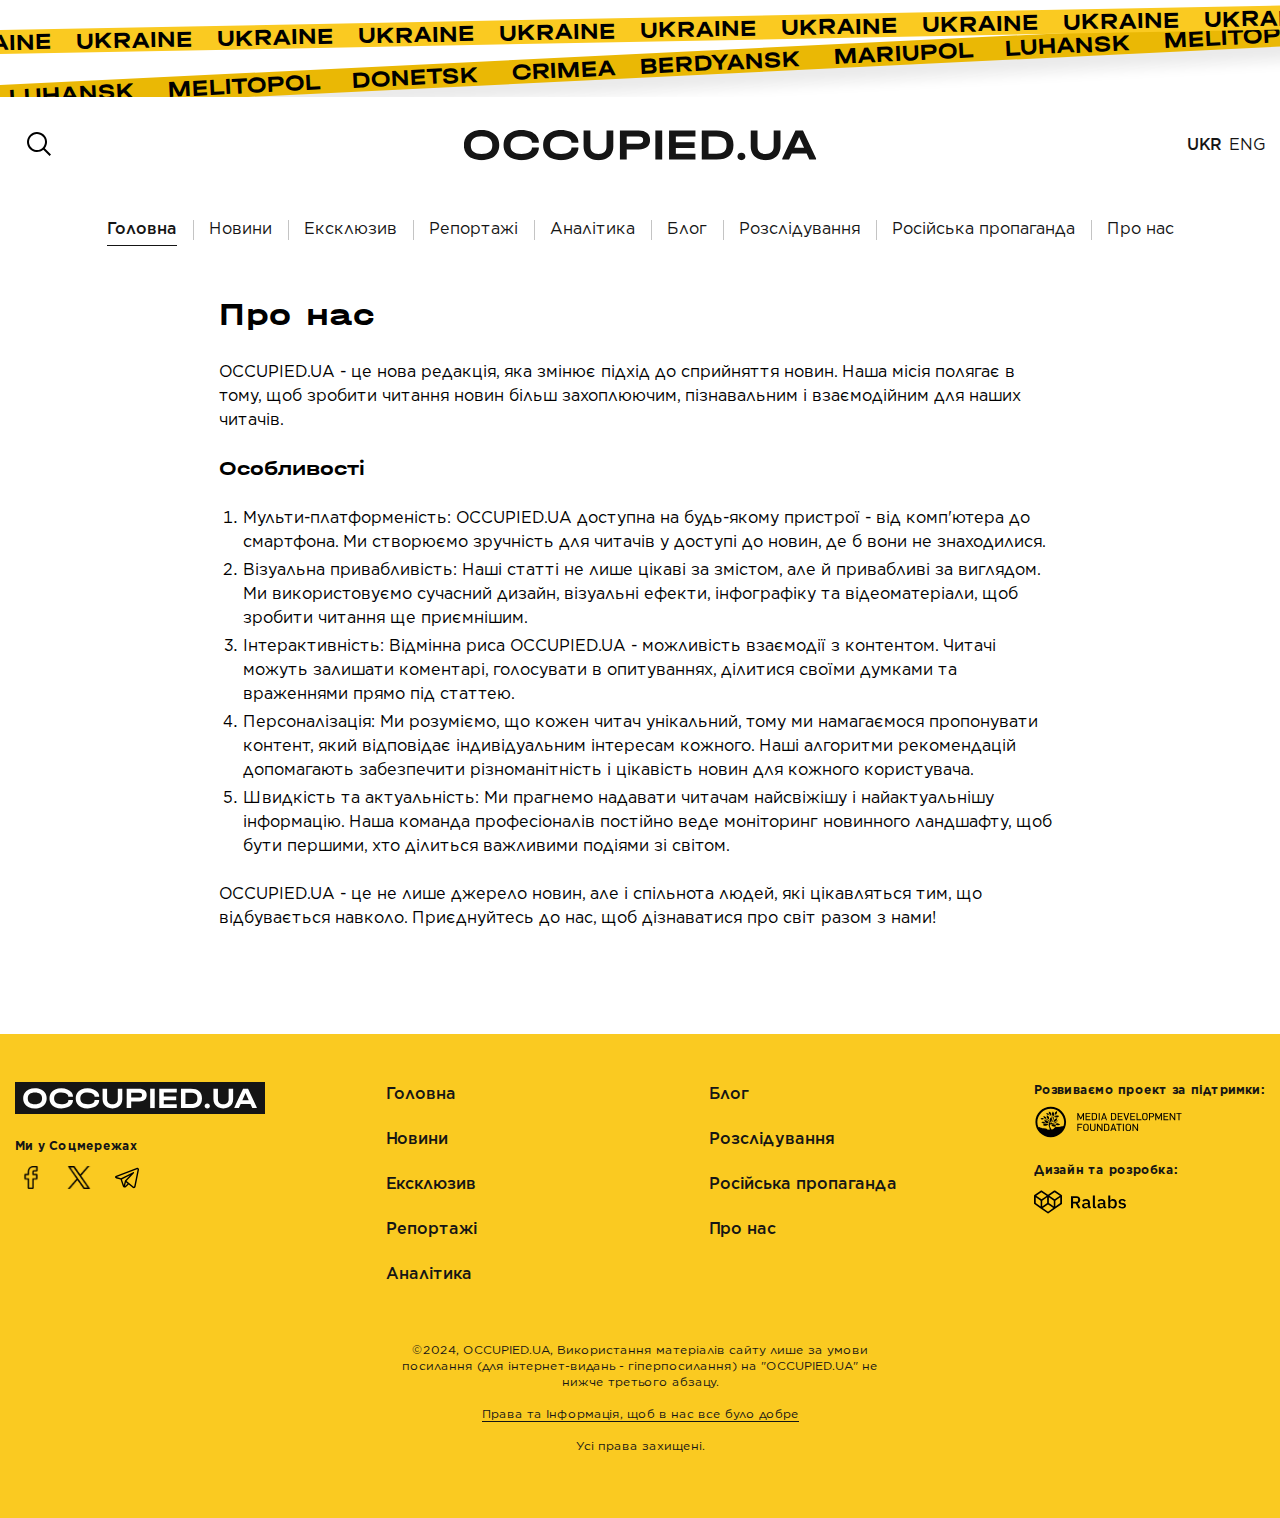
<file: about-us.html>
<!doctype html>
<html lang="ua">
  <head>
  <style>html { opacity: 0; }</style>
  <meta charset="UTF-8">
  <meta http-equiv="X-UA-Compatible" content="IE=edge">
  <meta name="viewport" content="width=device-width,initial-scale=1">
  <title>Про нас</title>

  <link rel="shortcut icon" href="favicon.ico" type="image/x-icon">
  <link rel="stylesheet" href="css/main.min.css?_v=20240613184355">

  <script defer="defer" src="js/main.min.js?_v=20240613184355"></script>
</head>


  <body>
    
    <header class="header">
  <div class="title-tape title-tape--head">
    <div class="signal-tape" data-tape-text="Ukraine"></div>
    <div class="signal-tape" data-tape-text="Berdyansk Mariupol Luhansk Melitopol Donetsk Crimea"></div>
  </div>

  <div class="container">
    <div class="header__row">
      <input type="checkbox" id="mobile-menu">
<label class="menu-hamburger" for="mobile-menu">
  <span class="menu-hamburger__line"></span>
</label>

<div class="mobile-menu">
  <div class="wrapper">
    <form class="mobile-search-bar" action="/search.html" method="get" aria-label="search bar form">
  <label for="search" hidden="hidden">Пошук</label>
  <input type="text" name="search" id="search" placeholder="Пошук" aria-label="search bar input" required>

  <button type="submit" class="mobile-search-bar__submit" aria-label="search bar submit button">
    <span class="icon icon-search"></span>
  </button>
</form>
    <nav class="mobile-navigation">
      <ul class="menu__list">
        <li class="menu__item">
          <a href="./news.html" class="menu__link" title="Перейти до розділу Новини">
            Новини
          </a>
        </li>
        <li class="menu__item">
          <a href="./exclusive.html" class="menu__link" title="Перейти до розділу Ексклюзив">
            Ексклюзив
          </a>
        </li>
        <li class="menu__item">
          <a href="./reportages.html" class="menu__link" title="Перейти до розділу Репортажі">
            Репортажі
          </a>
        </li>
        <li class="menu__item">
          <a href="./analytics.html" class="menu__link" title="Перейти до розділу Аналітика">
            Аналітика
          </a>
        </li>
        <li class="menu__item">
          <a href="./blog.html" class="menu__link" title="Перейти до розділу Блог">
            Блог
          </a>
        </li>
        <li class="menu__item">
          <a href="./investigations.html" class="menu__link" title="Перейти до розділу Розслідування">
            Розслідування
          </a>
        </li>
        <li class="menu__item">
          <a href="./russian-propaganda.html" class="menu__link" title="Перейти до розділу Російська пропаганда">
            Російська пропаганда
          </a>
        </li>
        <li class="menu__item">
          <a href="./about-us.html" class="menu__link" title="Перейти до сторінки Про нас">
            Про нас
          </a>
        </li>
      </ul>
    </nav>

    <div class="mobile-menu__footer">
      
      <ul class="social-media-list">
        <li class="social-media-list__item">
          <a class="social-media-list__link" href="#" title="Facebook" target="_blank">
            <span class="icon icon-facebook"></span>
          </a>
        </li>
        <li class="social-media-list__item">
          <a class="social-media-list__link" href="#" title="Telegram" target="_blank">
            <span class="icon icon-telegram"></span>
          </a>
        </li>
        <li class="social-media-list__item">
          <a class="social-media-list__link" href="#" title="twitter" target="_blank">
            <span class="icon icon-twitter"></span>
          </a>
        </li>
      </ul>
    </div>
  </div>
</div>

      <div class="header__search">
        <form class="search-bar" action="/search.html" method="get">
    <button type="button" class="search-bar__btn-open">
        <span class="icon icon-search">
        </span>
    </button>

    <div class="search-bar__input">
        <button type="submit" class="search-bar__input__submit">
            <span class="icon icon-search">
            </span>
        </button>
        <label for="search" hidden="hidden">Пошук</label>
        <input type="text" name="search" id="search" placeholder="Пошук" required>
        <button type="button" class="search-bar__btn-close">
            &#x2715;
        </button>
    </div>
</form>
      </div>

      <a href="/" class="logo header__logo" title="Перейти на головну">
        <img src="./images/logo.svg" alt="Вільне Радіо лого">
      </a>

      <div class="header__buttons">

        <div class="header__language" aria-label="Перемикач мови веб сторінки">
          <a href="#" title="Поточна мова вебсайту: Ukr" class="header__language__link header__language__link--current">
            Ukr
          </a>

          <a href="#" title="Click here to change language of the website to english" class="header__language__link">Eng</a>
        </div>

        <a href="#" title="Підтримати occupied.ua" target="_blank" rel="noopener noreferrer nofollow" class="button button--donation">
          <span class="icon icon-donation"></span> 
          
          <span class="text">
            Підтримати
          </span>
        </a>
      </div>
    </div>

    <div class="header__row header__row--nav">

      <nav class="main-navigation">
  <ul class="menu__list">
    <li class="menu__item current-menu-item">
      <a href="/" class="menu__link" title="Перейти до головної сторінки">
        Головна
      </a>
    </li>
    <li class="menu__item">
      <a href="./news.html" class="menu__link" title="Перейти до розділу Новини">
        Новини
      </a>
    </li>
    <li class="menu__item">
      <a href="./exclusive.html" class="menu__link" title="Перейти до розділу Ексклюзив">
        Ексклюзив
      </a>
    </li>
    <li class="menu__item">
      <a href="./reportages.html" class="menu__link" title="Перейти до розділу Репортажі">
        Репортажі
      </a>
    </li>
    <li class="menu__item">
      <a href="./analytics.html" class="menu__link" title="Перейти до розділу Аналітика">
        Аналітика
      </a>
    </li>
    <li class="menu__item">
      <a href="./blog.html" class="menu__link" title="Перейти до розділу Блог">
        Блог
      </a>
    </li>
    <li class="menu__item">
      <a href="./investigations.html" class="menu__link" title="Перейти до розділу Розслідування">
        Розслідування
      </a>
    </li>
    <li class="menu__item">
      <a href="./russian-propaganda.html" class="menu__link" title="Перейти до розділу Російська пропаганда">
        Російська пропаганда
      </a>
    </li>
    <li class="menu__item">
      <a href="./about-us.html" class="menu__link" title="Перейти до сторінки Про нас">
        Про нас
      </a>
    </li>

    
  </ul>
</nav>
      
    </div>
  </div>
</header>

    <main class="page">
      <div data-observ></div>

      <section class="base">
        <div class="container base__content">
          
<div class="page__header">
  <h1 class="page__heading">Про нас</h1>
</div>

          <p>OCCUPIED.UA - це нова редакція, яка змінює підхід до сприйняття новин. Наша місія полягає в тому, щоб зробити читання новин більш захоплюючим, пізнавальним і взаємодійним для наших читачів.</p> 

          <h2>Особливості</h2>

          <ol>
            <li>
              Мульти-платформеність: OCCUPIED.UA доступна на будь-якому пристрої - від комп'ютера до смартфона. Ми створюємо зручність для читачів у доступі до новин, де б вони не знаходилися.
            </li>
            <li>
              Візуальна привабливість: Наші статті не лише цікаві за змістом, але й привабливі за виглядом. Ми використовуємо сучасний дизайн, візуальні ефекти, інфографіку та відеоматеріали, щоб зробити читання ще приємнішим.
            </li>
            <li>
              Інтерактивність: Відмінна риса OCCUPIED.UA - можливість взаємодії з контентом. Читачі можуть залишати коментарі, голосувати в опитуваннях, ділитися своїми думками та враженнями прямо під статтею.
            </li>
            <li>
              Персоналізація: Ми розуміємо, що кожен читач унікальний, тому ми намагаємося пропонувати контент, який відповідає індивідуальним інтересам кожного. Наші алгоритми рекомендацій допомагають забезпечити різноманітність і цікавість новин для кожного користувача.
            </li>
            <li>
              Швидкість та актуальність: Ми прагнемо надавати читачам найсвіжішу і найактуальнішу інформацію. Наша команда професіоналів постійно веде моніторинг новинного ландшафту, щоб бути першими, хто ділиться важливими подіями зі світом.
            </li>
          </ol>
          
          <p>OCCUPIED.UA - це не лише джерело новин, але і спільнота людей, які цікавляться тим, що відбувається навколо. Приєднуйтесь до нас, щоб дізнаватися про світ разом з нами!</p>
            
        </div>
        
      </section>
    </main>
    
    <footer class="footer">

  <div class="container">
    <div class="footer__row">
      <div class="footer__info">
        <div class="footer__logo-box">
          <a href="/" class="logo footer__logo" title="Перейти на головну">
            <img src="./images/logo-footer.svg" alt="Footer Logo">
          </a>
        </div>

        <div class="social-links-desktop" data-placeholder="desktop">
          <h6>Ми у Соцмережах</h6>

          <ul class="social-media-list">
            <li class="social-media-list__item">
              <a class="social-media-list__link" href="#" title="Facebook" target="_blank">
                <span class="icon icon-facebook"></span>
              </a>
            </li>
            <li class="social-media-list__item">
              <a class="social-media-list__link" href="#" title="twitter" target="_blank">
                <span class="icon icon-twitter"></span>
              </a>
            </li>
            <li class="social-media-list__item">
              <a class="social-media-list__link" href="#" title="Telegram" target="_blank">
                <span class="icon icon-telegram"></span>
              </a>
            </li>
          </ul>
        </div>
      </div>

      <nav class="footer__navigation">
        <ul class="menu__list">
          <li class="menu__item current-menu-item">
            <a href="/" class="menu__link" title="Перейти до головної сторінки">
              Головна
            </a>
          </li>
          <li class="menu__item">
            <a href="./news.html" class="menu__link" title="Перейти до розділу Новини">
              Новини
            </a>
          </li>
          <li class="menu__item">
            <a href="./exclusive.html" class="menu__link" title="Перейти до розділу Ексклюзив">
              Ексклюзив
            </a>
          </li>
          <li class="menu__item">
            <a href="./reportages.html" class="menu__link" title="Перейти до розділу Репортажі">
              Репортажі
            </a>
          </li>
          <li class="menu__item">
            <a href="./analytics.html" class="menu__link" title="Перейти до розділу Аналітика">
              Аналітика
            </a>
          </li>
        </ul>

        <ul class="menu__list">
          <li class="menu__item">
            <a href="./blog.html" class="menu__link" title="Перейти до розділу Блог">
              Блог
            </a>
          </li>
          <li class="menu__item">
            <a href="./investigations.html" class="menu__link" title="Перейти до розділу Розслідування">
              Розслідування
            </a>
          </li>
          <li class="menu__item">
            <a href="./russian-propaganda.html" class="menu__link" title="Перейти до розділу Російська пропаганда">
              Російська пропаганда
            </a>
          </li>
          <li class="menu__item">
            <a href="./about-us.html" class="menu__link" title="Перейти до сторінки Про нас">
              Про нас
            </a>
          </li>
        </ul>
      </nav>

      <div class="footer__info footer__info--end">
        <div class="social-links-mobile" data-placeholder="mobile"></div>

        <div>
          <h6>
            Розвиваємо проект за підтримки:
          </h6>
          <a href="https://www.mediadevelopmentfoundation.org" title="Media Development Foundation" target="_blank">
            <img src="./images/media-dev-logo.svg" loading="lazy" alt="Media Development Foundation">
          </a>
        </div>
        
        <div class="creator">
          <h6>
            Дизайн та розробка:
          </h6>
          <a href="https://ralabs.org" title="Ralabs" target="_blank">
            <img src="./images/ralabs-logo.svg" loading="lazy" alt="Ralabs Logo">
          </a>
        </div>
      </div>
    </div>

    <div class="footer__rights">
      <p>
        &copy;2024, OCCUPIED.UA, Використання матеріалів сайту лише за умови посилання (для інтернет-видань - гіперпосилання) на "OCCUPIED.UA" не нижче третього абзацу.
        <br>
        <br>
        <a class="text-underline" href="#" title="Права та інформація">
          Права та Інформація, щоб в нас все було добре
        </a>
        <br>
        <br>
        Усі права захищені.
      </p>
    </div>

    <div id="creator-space"></div>
  </div>
</footer>
  </body>
</html>
</file>
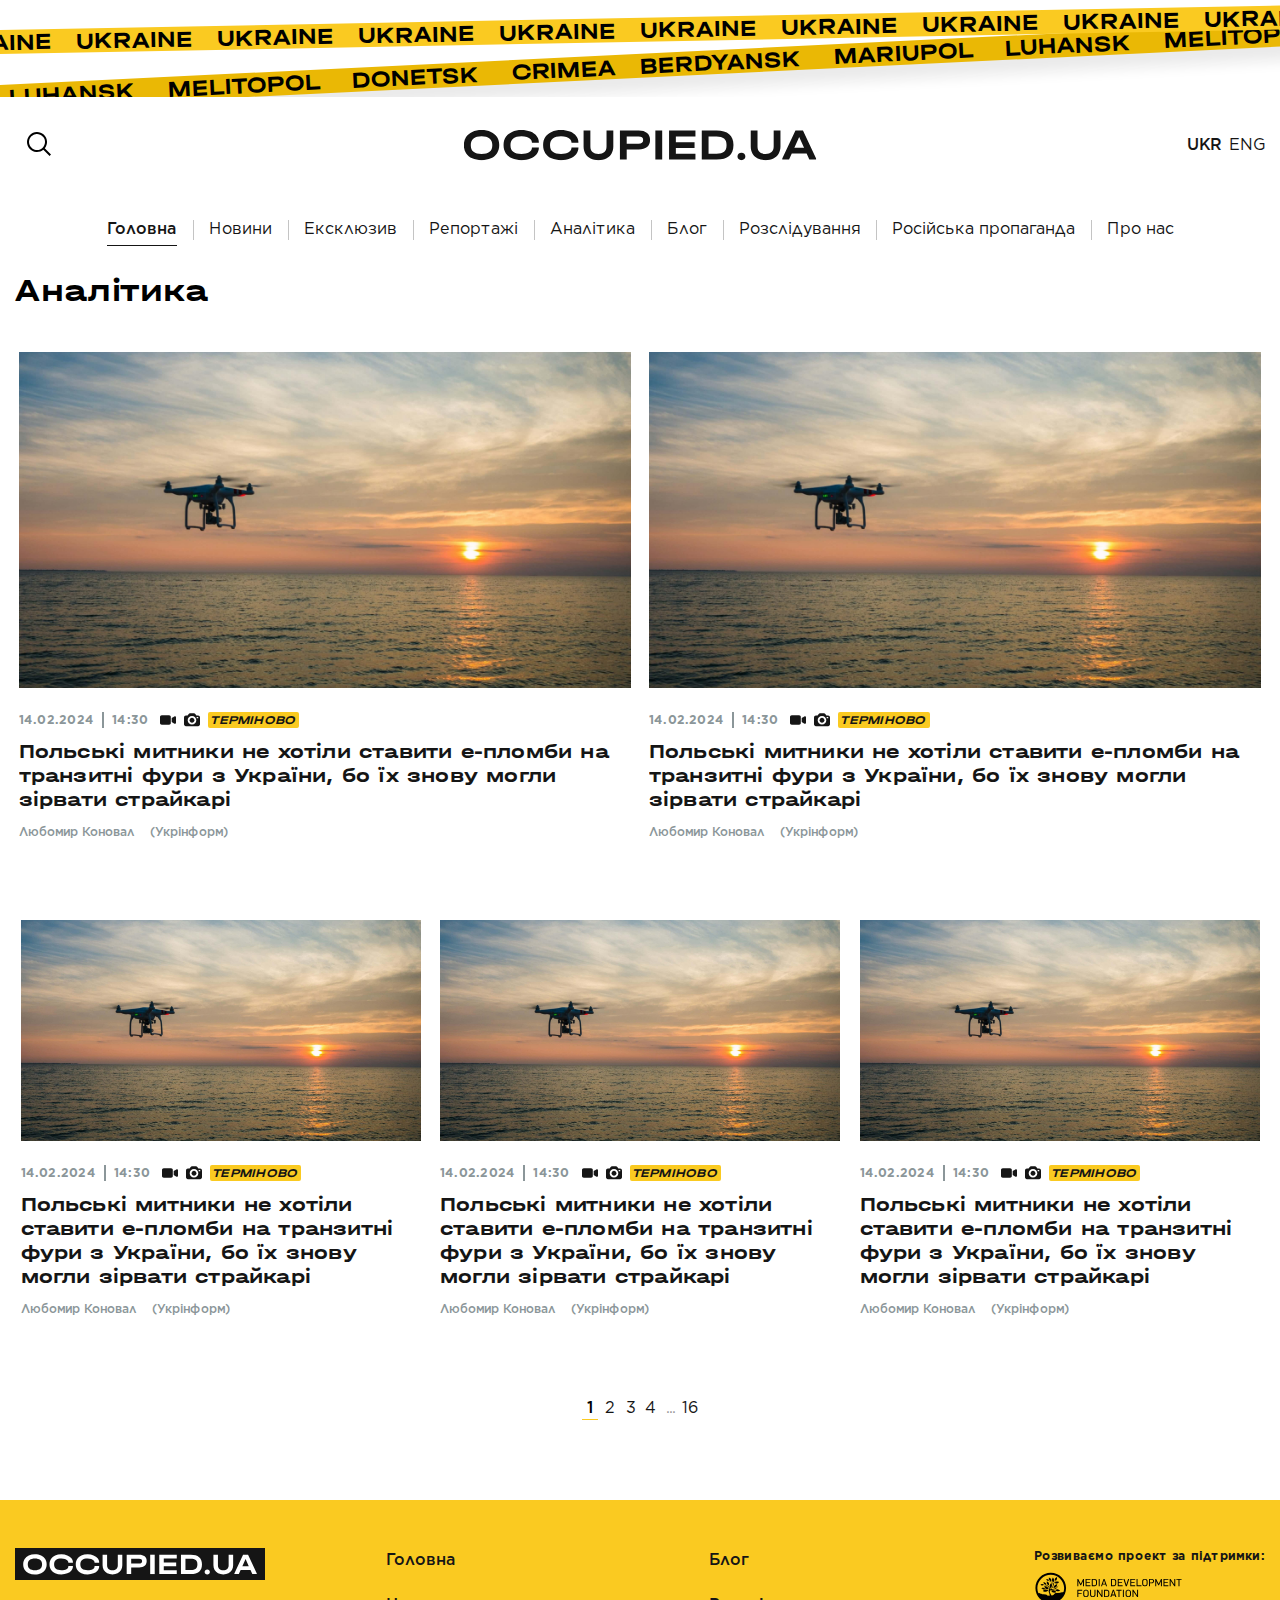
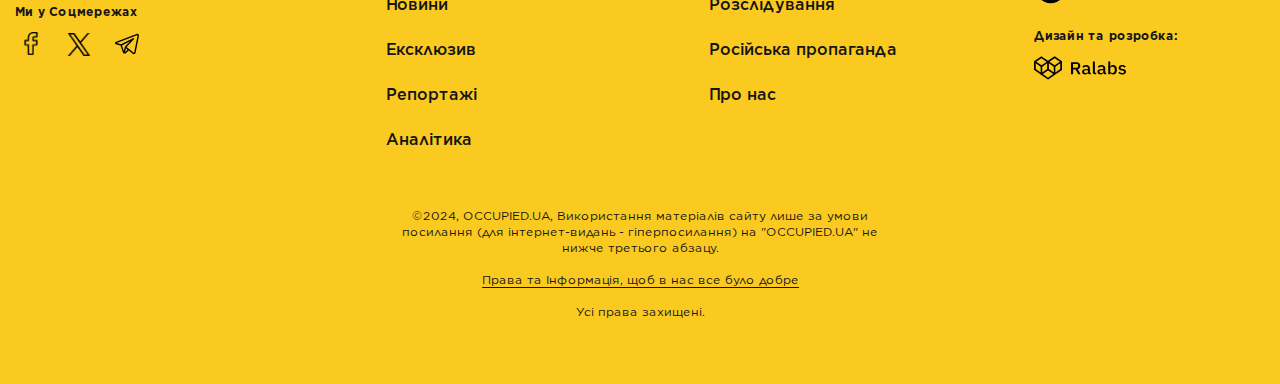
<file: analytics.html>
<!doctype html>
<html lang="ua">
  <head>
  <style>html { opacity: 0; }</style>
  <meta charset="UTF-8">
  <meta http-equiv="X-UA-Compatible" content="IE=edge">
  <meta name="viewport" content="width=device-width,initial-scale=1">
  <title>Аналітика</title>

  <link rel="shortcut icon" href="favicon.ico" type="image/x-icon">
  <link rel="stylesheet" href="css/main.min.css?_v=20240613184355">

  <script defer="defer" src="js/main.min.js?_v=20240613184355"></script>
</head>


  <body>
    
    <header class="header">
  <div class="title-tape title-tape--head">
    <div class="signal-tape" data-tape-text="Ukraine"></div>
    <div class="signal-tape" data-tape-text="Berdyansk Mariupol Luhansk Melitopol Donetsk Crimea"></div>
  </div>

  <div class="container">
    <div class="header__row">
      <input type="checkbox" id="mobile-menu">
<label class="menu-hamburger" for="mobile-menu">
  <span class="menu-hamburger__line"></span>
</label>

<div class="mobile-menu">
  <div class="wrapper">
    <form class="mobile-search-bar" action="/search.html" method="get" aria-label="search bar form">
  <label for="search" hidden="hidden">Пошук</label>
  <input type="text" name="search" id="search" placeholder="Пошук" aria-label="search bar input" required>

  <button type="submit" class="mobile-search-bar__submit" aria-label="search bar submit button">
    <span class="icon icon-search"></span>
  </button>
</form>
    <nav class="mobile-navigation">
      <ul class="menu__list">
        <li class="menu__item">
          <a href="./news.html" class="menu__link" title="Перейти до розділу Новини">
            Новини
          </a>
        </li>
        <li class="menu__item">
          <a href="./exclusive.html" class="menu__link" title="Перейти до розділу Ексклюзив">
            Ексклюзив
          </a>
        </li>
        <li class="menu__item">
          <a href="./reportages.html" class="menu__link" title="Перейти до розділу Репортажі">
            Репортажі
          </a>
        </li>
        <li class="menu__item">
          <a href="./analytics.html" class="menu__link" title="Перейти до розділу Аналітика">
            Аналітика
          </a>
        </li>
        <li class="menu__item">
          <a href="./blog.html" class="menu__link" title="Перейти до розділу Блог">
            Блог
          </a>
        </li>
        <li class="menu__item">
          <a href="./investigations.html" class="menu__link" title="Перейти до розділу Розслідування">
            Розслідування
          </a>
        </li>
        <li class="menu__item">
          <a href="./russian-propaganda.html" class="menu__link" title="Перейти до розділу Російська пропаганда">
            Російська пропаганда
          </a>
        </li>
        <li class="menu__item">
          <a href="./about-us.html" class="menu__link" title="Перейти до сторінки Про нас">
            Про нас
          </a>
        </li>
      </ul>
    </nav>

    <div class="mobile-menu__footer">
      
      <ul class="social-media-list">
        <li class="social-media-list__item">
          <a class="social-media-list__link" href="#" title="Facebook" target="_blank">
            <span class="icon icon-facebook"></span>
          </a>
        </li>
        <li class="social-media-list__item">
          <a class="social-media-list__link" href="#" title="Telegram" target="_blank">
            <span class="icon icon-telegram"></span>
          </a>
        </li>
        <li class="social-media-list__item">
          <a class="social-media-list__link" href="#" title="twitter" target="_blank">
            <span class="icon icon-twitter"></span>
          </a>
        </li>
      </ul>
    </div>
  </div>
</div>

      <div class="header__search">
        <form class="search-bar" action="/search.html" method="get">
    <button type="button" class="search-bar__btn-open">
        <span class="icon icon-search">
        </span>
    </button>

    <div class="search-bar__input">
        <button type="submit" class="search-bar__input__submit">
            <span class="icon icon-search">
            </span>
        </button>
        <label for="search" hidden="hidden">Пошук</label>
        <input type="text" name="search" id="search" placeholder="Пошук" required>
        <button type="button" class="search-bar__btn-close">
            &#x2715;
        </button>
    </div>
</form>
      </div>

      <a href="/" class="logo header__logo" title="Перейти на головну">
        <img src="./images/logo.svg" alt="Вільне Радіо лого">
      </a>

      <div class="header__buttons">

        <div class="header__language" aria-label="Перемикач мови веб сторінки">
          <a href="#" title="Поточна мова вебсайту: Ukr" class="header__language__link header__language__link--current">
            Ukr
          </a>

          <a href="#" title="Click here to change language of the website to english" class="header__language__link">Eng</a>
        </div>

        <a href="#" title="Підтримати occupied.ua" target="_blank" rel="noopener noreferrer nofollow" class="button button--donation">
          <span class="icon icon-donation"></span> 
          
          <span class="text">
            Підтримати
          </span>
        </a>
      </div>
    </div>

    <div class="header__row header__row--nav">

      <nav class="main-navigation">
  <ul class="menu__list">
    <li class="menu__item current-menu-item">
      <a href="/" class="menu__link" title="Перейти до головної сторінки">
        Головна
      </a>
    </li>
    <li class="menu__item">
      <a href="./news.html" class="menu__link" title="Перейти до розділу Новини">
        Новини
      </a>
    </li>
    <li class="menu__item">
      <a href="./exclusive.html" class="menu__link" title="Перейти до розділу Ексклюзив">
        Ексклюзив
      </a>
    </li>
    <li class="menu__item">
      <a href="./reportages.html" class="menu__link" title="Перейти до розділу Репортажі">
        Репортажі
      </a>
    </li>
    <li class="menu__item">
      <a href="./analytics.html" class="menu__link" title="Перейти до розділу Аналітика">
        Аналітика
      </a>
    </li>
    <li class="menu__item">
      <a href="./blog.html" class="menu__link" title="Перейти до розділу Блог">
        Блог
      </a>
    </li>
    <li class="menu__item">
      <a href="./investigations.html" class="menu__link" title="Перейти до розділу Розслідування">
        Розслідування
      </a>
    </li>
    <li class="menu__item">
      <a href="./russian-propaganda.html" class="menu__link" title="Перейти до розділу Російська пропаганда">
        Російська пропаганда
      </a>
    </li>
    <li class="menu__item">
      <a href="./about-us.html" class="menu__link" title="Перейти до сторінки Про нас">
        Про нас
      </a>
    </li>

    
  </ul>
</nav>
      
    </div>
  </div>
</header>

    <main class="page">
      <div data-observ></div>

      <section class="articles-category articles-category--page">

        <div class="container">
          
<div class="page__header">
  <h1 class="page__heading">Аналітика</h1>
</div>

          <ul class="articles-category__flex articles-category__list">
            
              <li class="articles-category__flex-2-3__item">
                <article class="article">
  <a href="/post-page.html" class="article__card" title="title">

    <picture class="article__image-box">
      <img class="article__image" src="./images/placeholders/2kto2kfullsizeimage.jpg" alt="Головне фото до статті: title" loading="lazy">
    </picture>
    
    <div class="article__description">
      <div class="article__timestamps timestamps">
        <time datetime="14.02.2024 14:30">
          <span class="timestamps__date">14.02.2024</span>
          <span class="timestamps__time">14:30</span>
        </time>

        <div class="tags">
          <span class="icon icon-tag icon-video" title="article contains video"></span><span class="icon icon-tag icon-photo" title="article is based on photo"></span><span class="tag" data-tag="yellow">терміново</span>
        </div>
        
      </div>

      
      <h2 class="article__title">
        Польські митники не хотіли ставити е-пломби на транзитні фури з України, бо їх знову могли зірвати страйкарі
      </h2>
      
                    
      <span class="authors">
        <span class="authors-name">Любомир Коновал</span>
        <span class="authors-media">(Укрінформ)</span>
      </span>
    </div>
  </a>
</article>
              </li>
            
              <li class="articles-category__flex-2-3__item">
                <article class="article">
  <a href="/post-page.html" class="article__card" title="title">

    <picture class="article__image-box">
      <img class="article__image" src="./images/placeholders/2kto2kfullsizeimage.jpg" alt="Головне фото до статті: title" loading="lazy">
    </picture>
    
    <div class="article__description">
      <div class="article__timestamps timestamps">
        <time datetime="14.02.2024 14:30">
          <span class="timestamps__date">14.02.2024</span>
          <span class="timestamps__time">14:30</span>
        </time>

        <div class="tags">
          <span class="icon icon-tag icon-video" title="article contains video"></span><span class="icon icon-tag icon-photo" title="article is based on photo"></span><span class="tag" data-tag="yellow">терміново</span>
        </div>
        
      </div>

      
      <h2 class="article__title">
        Польські митники не хотіли ставити е-пломби на транзитні фури з України, бо їх знову могли зірвати страйкарі
      </h2>
      
                    
      <span class="authors">
        <span class="authors-name">Любомир Коновал</span>
        <span class="authors-media">(Укрінформ)</span>
      </span>
    </div>
  </a>
</article>
              </li>
            
              <li class="articles-category__flex-2-3__item">
                <article class="article">
  <a href="/post-page.html" class="article__card" title="title">

    <picture class="article__image-box">
      <img class="article__image" src="./images/placeholders/2kto2kfullsizeimage.jpg" alt="Головне фото до статті: title" loading="lazy">
    </picture>
    
    <div class="article__description">
      <div class="article__timestamps timestamps">
        <time datetime="14.02.2024 14:30">
          <span class="timestamps__date">14.02.2024</span>
          <span class="timestamps__time">14:30</span>
        </time>

        <div class="tags">
          <span class="icon icon-tag icon-video" title="article contains video"></span><span class="icon icon-tag icon-photo" title="article is based on photo"></span><span class="tag" data-tag="yellow">терміново</span>
        </div>
        
      </div>

      
      <h2 class="article__title">
        Польські митники не хотіли ставити е-пломби на транзитні фури з України, бо їх знову могли зірвати страйкарі
      </h2>
      
                    
      <span class="authors">
        <span class="authors-name">Любомир Коновал</span>
        <span class="authors-media">(Укрінформ)</span>
      </span>
    </div>
  </a>
</article>
              </li>
            
              <li class="articles-category__flex-2-3__item">
                <article class="article">
  <a href="/post-page.html" class="article__card" title="title">

    <picture class="article__image-box">
      <img class="article__image" src="./images/placeholders/2kto2kfullsizeimage.jpg" alt="Головне фото до статті: title" loading="lazy">
    </picture>
    
    <div class="article__description">
      <div class="article__timestamps timestamps">
        <time datetime="14.02.2024 14:30">
          <span class="timestamps__date">14.02.2024</span>
          <span class="timestamps__time">14:30</span>
        </time>

        <div class="tags">
          <span class="icon icon-tag icon-video" title="article contains video"></span><span class="icon icon-tag icon-photo" title="article is based on photo"></span><span class="tag" data-tag="yellow">терміново</span>
        </div>
        
      </div>

      
      <h2 class="article__title">
        Польські митники не хотіли ставити е-пломби на транзитні фури з України, бо їх знову могли зірвати страйкарі
      </h2>
      
                    
      <span class="authors">
        <span class="authors-name">Любомир Коновал</span>
        <span class="authors-media">(Укрінформ)</span>
      </span>
    </div>
  </a>
</article>
              </li>
            
              <li class="articles-category__flex-2-3__item">
                <article class="article">
  <a href="/post-page.html" class="article__card" title="title">

    <picture class="article__image-box">
      <img class="article__image" src="./images/placeholders/2kto2kfullsizeimage.jpg" alt="Головне фото до статті: title" loading="lazy">
    </picture>
    
    <div class="article__description">
      <div class="article__timestamps timestamps">
        <time datetime="14.02.2024 14:30">
          <span class="timestamps__date">14.02.2024</span>
          <span class="timestamps__time">14:30</span>
        </time>

        <div class="tags">
          <span class="icon icon-tag icon-video" title="article contains video"></span><span class="icon icon-tag icon-photo" title="article is based on photo"></span><span class="tag" data-tag="yellow">терміново</span>
        </div>
        
      </div>

      
      <h2 class="article__title">
        Польські митники не хотіли ставити е-пломби на транзитні фури з України, бо їх знову могли зірвати страйкарі
      </h2>
      
                    
      <span class="authors">
        <span class="authors-name">Любомир Коновал</span>
        <span class="authors-media">(Укрінформ)</span>
      </span>
    </div>
  </a>
</article>
              </li>
            
          </ul>
          
          <button type="button" class="button button--primary pagination__button">Завантажити ще</button>

<nav class="pagination" aria-label="articles navigation">
    <ul class="pagination__list">
        

        <li class="pagination__item pagination__item--active">
            <a class="pagination__link" href="?page=1" title="Page 1">
                
                1
            </a>
        </li>
        <li class="pagination__item">
            <a class="pagination__link" href="?page=2" title="Page 2">
                
                2
            </a>
        </li>
        <li class="pagination__item">
            <a class="pagination__link" href="?page=3" title="Page 3">
                
                3
            </a>
        </li>
        <li class="pagination__item">
            <a class="pagination__link" href="?page=4" title="Page 4">
                
                4
            </a>
        </li>
        <li class="pagination__item pagination__item--disabled">
            <a class="pagination__link" href="?page=5" title="Page 5">
                
                ...
            </a>
        </li>
        <li class="pagination__item">
            <a class="pagination__link" href="?page=6" title="Page 6">
                
                16
            </a>
        </li>

        
    </ul>
</nav>
        </div>
      </section>
    </main>
    
    <footer class="footer">

  <div class="container">
    <div class="footer__row">
      <div class="footer__info">
        <div class="footer__logo-box">
          <a href="/" class="logo footer__logo" title="Перейти на головну">
            <img src="./images/logo-footer.svg" alt="Footer Logo">
          </a>
        </div>

        <div class="social-links-desktop" data-placeholder="desktop">
          <h6>Ми у Соцмережах</h6>

          <ul class="social-media-list">
            <li class="social-media-list__item">
              <a class="social-media-list__link" href="#" title="Facebook" target="_blank">
                <span class="icon icon-facebook"></span>
              </a>
            </li>
            <li class="social-media-list__item">
              <a class="social-media-list__link" href="#" title="twitter" target="_blank">
                <span class="icon icon-twitter"></span>
              </a>
            </li>
            <li class="social-media-list__item">
              <a class="social-media-list__link" href="#" title="Telegram" target="_blank">
                <span class="icon icon-telegram"></span>
              </a>
            </li>
          </ul>
        </div>
      </div>

      <nav class="footer__navigation">
        <ul class="menu__list">
          <li class="menu__item current-menu-item">
            <a href="/" class="menu__link" title="Перейти до головної сторінки">
              Головна
            </a>
          </li>
          <li class="menu__item">
            <a href="./news.html" class="menu__link" title="Перейти до розділу Новини">
              Новини
            </a>
          </li>
          <li class="menu__item">
            <a href="./exclusive.html" class="menu__link" title="Перейти до розділу Ексклюзив">
              Ексклюзив
            </a>
          </li>
          <li class="menu__item">
            <a href="./reportages.html" class="menu__link" title="Перейти до розділу Репортажі">
              Репортажі
            </a>
          </li>
          <li class="menu__item">
            <a href="./analytics.html" class="menu__link" title="Перейти до розділу Аналітика">
              Аналітика
            </a>
          </li>
        </ul>

        <ul class="menu__list">
          <li class="menu__item">
            <a href="./blog.html" class="menu__link" title="Перейти до розділу Блог">
              Блог
            </a>
          </li>
          <li class="menu__item">
            <a href="./investigations.html" class="menu__link" title="Перейти до розділу Розслідування">
              Розслідування
            </a>
          </li>
          <li class="menu__item">
            <a href="./russian-propaganda.html" class="menu__link" title="Перейти до розділу Російська пропаганда">
              Російська пропаганда
            </a>
          </li>
          <li class="menu__item">
            <a href="./about-us.html" class="menu__link" title="Перейти до сторінки Про нас">
              Про нас
            </a>
          </li>
        </ul>
      </nav>

      <div class="footer__info footer__info--end">
        <div class="social-links-mobile" data-placeholder="mobile"></div>

        <div>
          <h6>
            Розвиваємо проект за підтримки:
          </h6>
          <a href="https://www.mediadevelopmentfoundation.org" title="Media Development Foundation" target="_blank">
            <img src="./images/media-dev-logo.svg" loading="lazy" alt="Media Development Foundation">
          </a>
        </div>
        
        <div class="creator">
          <h6>
            Дизайн та розробка:
          </h6>
          <a href="https://ralabs.org" title="Ralabs" target="_blank">
            <img src="./images/ralabs-logo.svg" loading="lazy" alt="Ralabs Logo">
          </a>
        </div>
      </div>
    </div>

    <div class="footer__rights">
      <p>
        &copy;2024, OCCUPIED.UA, Використання матеріалів сайту лише за умови посилання (для інтернет-видань - гіперпосилання) на "OCCUPIED.UA" не нижче третього абзацу.
        <br>
        <br>
        <a class="text-underline" href="#" title="Права та інформація">
          Права та Інформація, щоб в нас все було добре
        </a>
        <br>
        <br>
        Усі права захищені.
      </p>
    </div>

    <div id="creator-space"></div>
  </div>
</footer>
  </body>
</html>
</file>
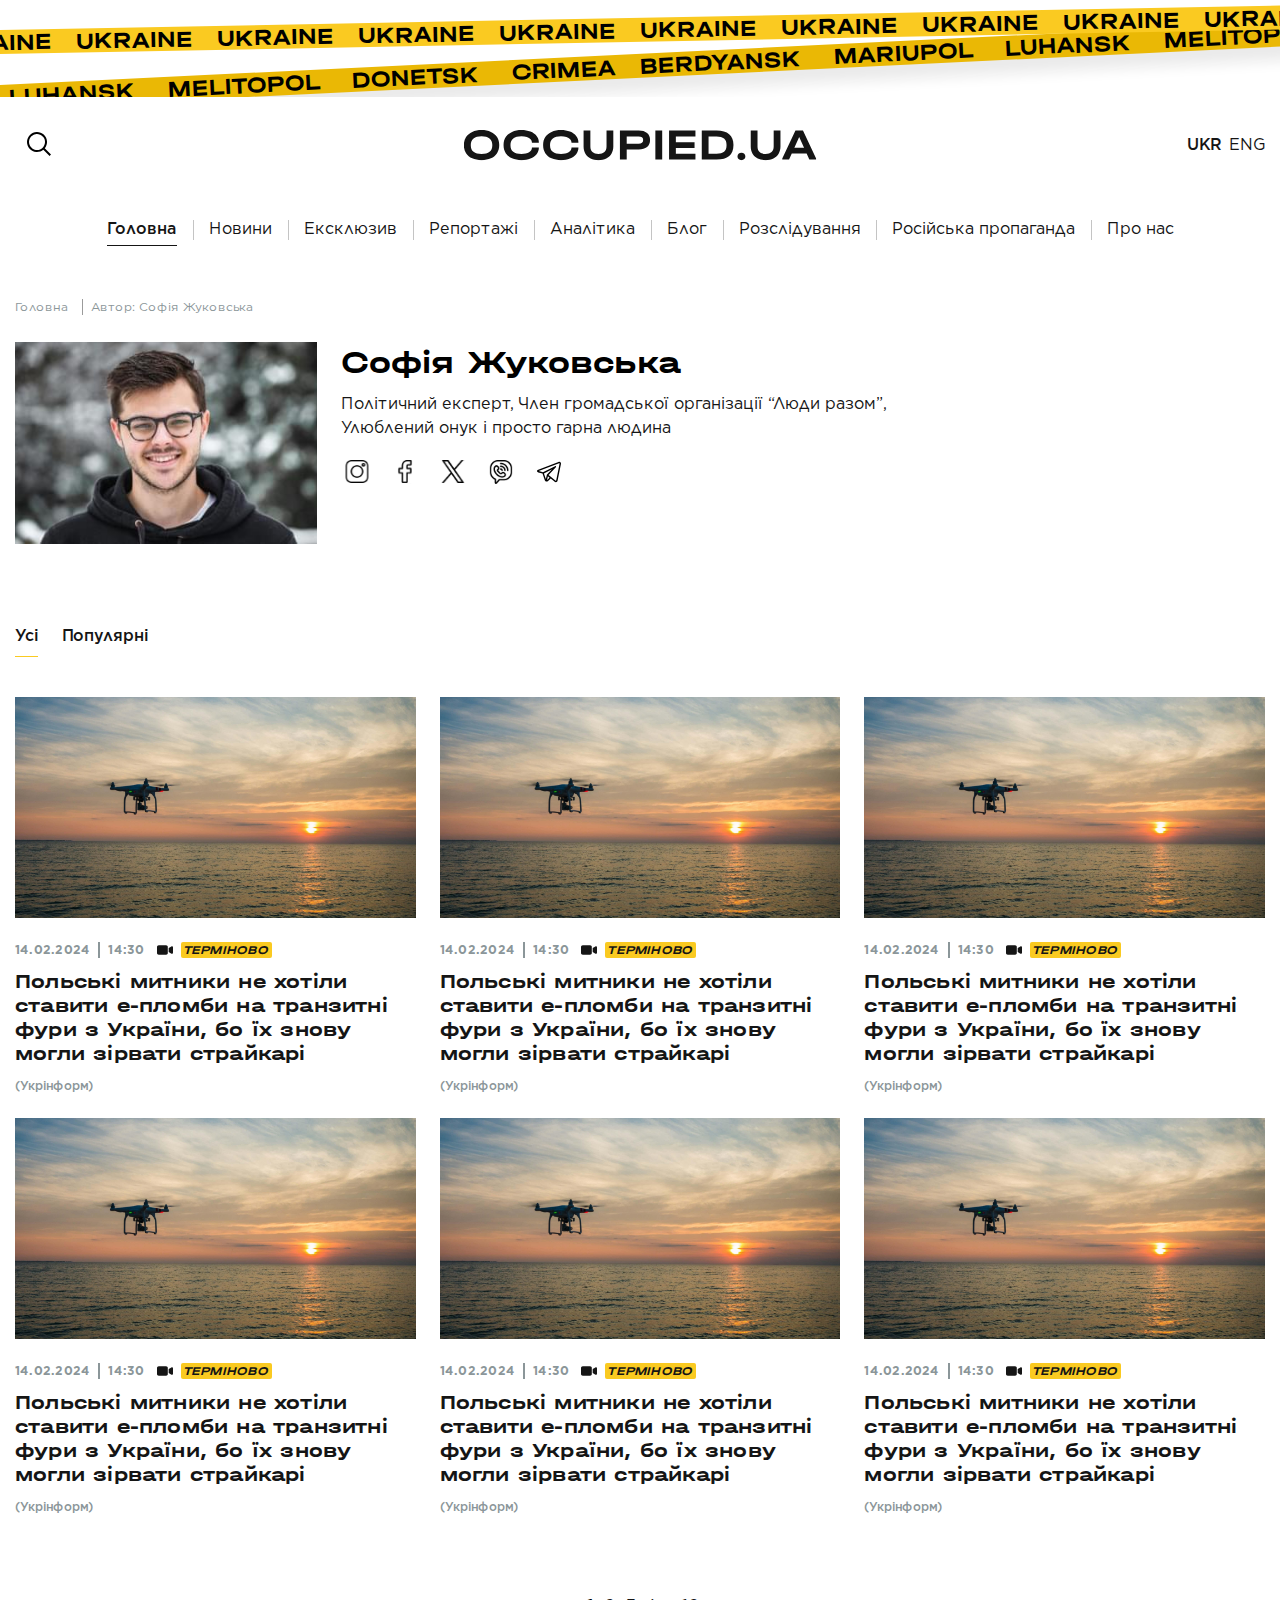
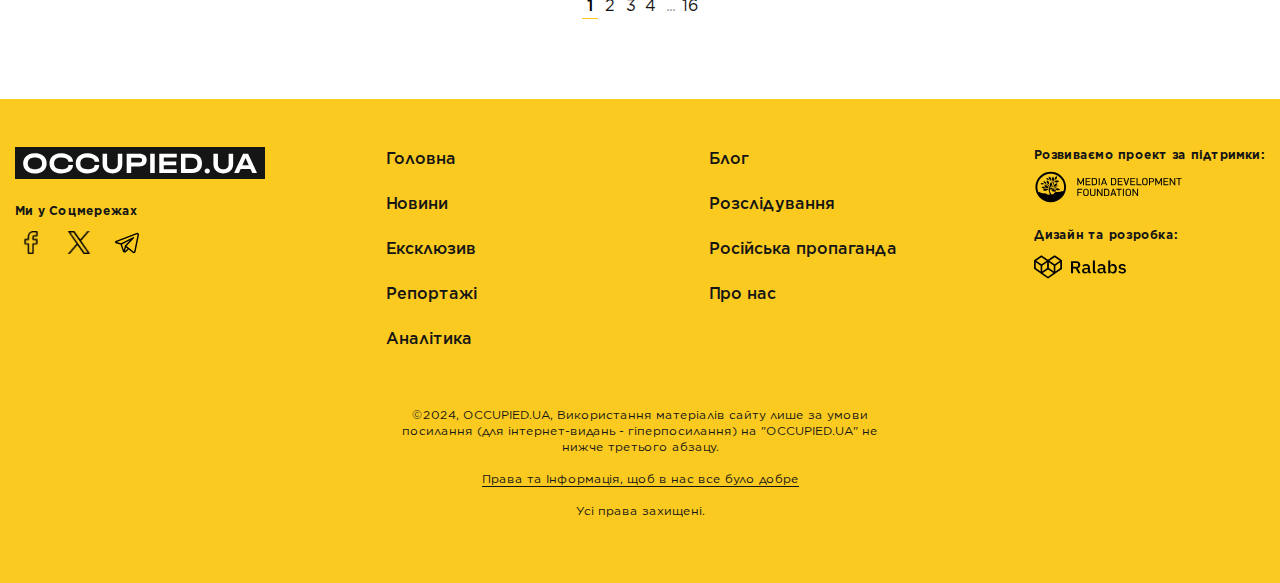
<file: author.html>
<!doctype html>
<html lang="ua">
  <head>
  <style>html { opacity: 0; }</style>
  <meta charset="UTF-8">
  <meta http-equiv="X-UA-Compatible" content="IE=edge">
  <meta name="viewport" content="width=device-width,initial-scale=1">
  <title>Думки: Софія Жуковська</title>

  <link rel="shortcut icon" href="favicon.ico" type="image/x-icon">
  <link rel="stylesheet" href="css/main.min.css?_v=20240613184355">

  <script defer="defer" src="js/main.min.js?_v=20240613184355"></script>
</head>


  <body>
    
    <header class="header">
  <div class="title-tape title-tape--head">
    <div class="signal-tape" data-tape-text="Ukraine"></div>
    <div class="signal-tape" data-tape-text="Berdyansk Mariupol Luhansk Melitopol Donetsk Crimea"></div>
  </div>

  <div class="container">
    <div class="header__row">
      <input type="checkbox" id="mobile-menu">
<label class="menu-hamburger" for="mobile-menu">
  <span class="menu-hamburger__line"></span>
</label>

<div class="mobile-menu">
  <div class="wrapper">
    <form class="mobile-search-bar" action="/search.html" method="get" aria-label="search bar form">
  <label for="search" hidden="hidden">Пошук</label>
  <input type="text" name="search" id="search" placeholder="Пошук" aria-label="search bar input" required>

  <button type="submit" class="mobile-search-bar__submit" aria-label="search bar submit button">
    <span class="icon icon-search"></span>
  </button>
</form>
    <nav class="mobile-navigation">
      <ul class="menu__list">
        <li class="menu__item">
          <a href="./news.html" class="menu__link" title="Перейти до розділу Новини">
            Новини
          </a>
        </li>
        <li class="menu__item">
          <a href="./exclusive.html" class="menu__link" title="Перейти до розділу Ексклюзив">
            Ексклюзив
          </a>
        </li>
        <li class="menu__item">
          <a href="./reportages.html" class="menu__link" title="Перейти до розділу Репортажі">
            Репортажі
          </a>
        </li>
        <li class="menu__item">
          <a href="./analytics.html" class="menu__link" title="Перейти до розділу Аналітика">
            Аналітика
          </a>
        </li>
        <li class="menu__item">
          <a href="./blog.html" class="menu__link" title="Перейти до розділу Блог">
            Блог
          </a>
        </li>
        <li class="menu__item">
          <a href="./investigations.html" class="menu__link" title="Перейти до розділу Розслідування">
            Розслідування
          </a>
        </li>
        <li class="menu__item">
          <a href="./russian-propaganda.html" class="menu__link" title="Перейти до розділу Російська пропаганда">
            Російська пропаганда
          </a>
        </li>
        <li class="menu__item">
          <a href="./about-us.html" class="menu__link" title="Перейти до сторінки Про нас">
            Про нас
          </a>
        </li>
      </ul>
    </nav>

    <div class="mobile-menu__footer">
      
      <ul class="social-media-list">
        <li class="social-media-list__item">
          <a class="social-media-list__link" href="#" title="Facebook" target="_blank">
            <span class="icon icon-facebook"></span>
          </a>
        </li>
        <li class="social-media-list__item">
          <a class="social-media-list__link" href="#" title="Telegram" target="_blank">
            <span class="icon icon-telegram"></span>
          </a>
        </li>
        <li class="social-media-list__item">
          <a class="social-media-list__link" href="#" title="twitter" target="_blank">
            <span class="icon icon-twitter"></span>
          </a>
        </li>
      </ul>
    </div>
  </div>
</div>

      <div class="header__search">
        <form class="search-bar" action="/search.html" method="get">
    <button type="button" class="search-bar__btn-open">
        <span class="icon icon-search">
        </span>
    </button>

    <div class="search-bar__input">
        <button type="submit" class="search-bar__input__submit">
            <span class="icon icon-search">
            </span>
        </button>
        <label for="search" hidden="hidden">Пошук</label>
        <input type="text" name="search" id="search" placeholder="Пошук" required>
        <button type="button" class="search-bar__btn-close">
            &#x2715;
        </button>
    </div>
</form>
      </div>

      <a href="/" class="logo header__logo" title="Перейти на головну">
        <img src="./images/logo.svg" alt="Вільне Радіо лого">
      </a>

      <div class="header__buttons">

        <div class="header__language" aria-label="Перемикач мови веб сторінки">
          <a href="#" title="Поточна мова вебсайту: Ukr" class="header__language__link header__language__link--current">
            Ukr
          </a>

          <a href="#" title="Click here to change language of the website to english" class="header__language__link">Eng</a>
        </div>

        <a href="#" title="Підтримати occupied.ua" target="_blank" rel="noopener noreferrer nofollow" class="button button--donation">
          <span class="icon icon-donation"></span> 
          
          <span class="text">
            Підтримати
          </span>
        </a>
      </div>
    </div>

    <div class="header__row header__row--nav">

      <nav class="main-navigation">
  <ul class="menu__list">
    <li class="menu__item current-menu-item">
      <a href="/" class="menu__link" title="Перейти до головної сторінки">
        Головна
      </a>
    </li>
    <li class="menu__item">
      <a href="./news.html" class="menu__link" title="Перейти до розділу Новини">
        Новини
      </a>
    </li>
    <li class="menu__item">
      <a href="./exclusive.html" class="menu__link" title="Перейти до розділу Ексклюзив">
        Ексклюзив
      </a>
    </li>
    <li class="menu__item">
      <a href="./reportages.html" class="menu__link" title="Перейти до розділу Репортажі">
        Репортажі
      </a>
    </li>
    <li class="menu__item">
      <a href="./analytics.html" class="menu__link" title="Перейти до розділу Аналітика">
        Аналітика
      </a>
    </li>
    <li class="menu__item">
      <a href="./blog.html" class="menu__link" title="Перейти до розділу Блог">
        Блог
      </a>
    </li>
    <li class="menu__item">
      <a href="./investigations.html" class="menu__link" title="Перейти до розділу Розслідування">
        Розслідування
      </a>
    </li>
    <li class="menu__item">
      <a href="./russian-propaganda.html" class="menu__link" title="Перейти до розділу Російська пропаганда">
        Російська пропаганда
      </a>
    </li>
    <li class="menu__item">
      <a href="./about-us.html" class="menu__link" title="Перейти до сторінки Про нас">
        Про нас
      </a>
    </li>

    
  </ul>
</nav>
      
    </div>
  </div>
</header>

    <main class="page">
      <div data-observ></div>

      <div class="container">
        <div class="breadcrumbs">
          <nav aria-label="breadcrumb">
            <ol class="breadcrumbs__list">
              <li class="breadcrumbs__item">
                <a href="/" class="breadcrumbs__link" title="Перейти на головну сторінку">
                  Головна
                </a>
              </li>
  
              <li class="breadcrumbs__item breadcrumbs__item--active" aria-current="page">
                Автор: Софія Жуковська
              </li>
            </ol>
          </nav>
        </div>
      </div>

      <section class="expert">
        <div class="container">
          <div class="expert__card">
            <picture class="expert__image-box">
              <img src="./images/placeholders/expert-photo.jpg" alt="Фото експерта: Софія Жуковська" class="expert__image">
            </picture>

            <header class="expert__description">
              <h1 class="expert__name">Софія Жуковська</h1>

              <span class="expert__quote">Політичний експерт, Член громадської організації “Люди разом”, Улюблений онук і просто гарна людина</span>

              <ul class="social-media-list">
                <li class="social-media-list__item">
                  <a class="social-media-list__link" href="#" title="Instagram" target="_blank">
                    <span class="icon icon-instagram"></span>
                  </a>
                </li>
                <li class="social-media-list__item">
                  <a class="social-media-list__link" href="#" title="Facebook" target="_blank">
                    <span class="icon icon-facebook"></span>
                  </a>
                </li>
                <li class="social-media-list__item">
                  <a class="social-media-list__link" href="#" title="Twitter" target="_blank">
                    <span class="icon icon-twitter"></span>
                  </a>
                </li>
                <li class="social-media-list__item">
                  <a class="social-media-list__link" href="#" title="viber" target="_blank">
                    <span class="icon icon-viber"></span>
                  </a>
                </li>
                <li class="social-media-list__item">
                  <a class="social-media-list__link" href="#" title="telegram" target="_blank">
                    <span class="icon icon-telegram"></span>
                  </a>
                </li>
              </ul>
            </header>
          </div>

          <div class="expert__content">
            <div class="expert__result">
              
              <div class="tabs">
                <a href="#" class="tabs__button tabs__button--active">Усі</a>
                <a href="#" class="tabs__button">Популярні</a>
              </div>

              <ul class="articles-category__grid articles-category__list">
                
                  <li>
                    <article class="article">
  <a href="/post-page.html" class="article__card" title="title">

    <picture class="article__image-box">
      <img class="article__image" src="./images/placeholders/2kto2kfullsizeimage.jpg" alt="Головне фото до статті: title" loading="lazy">
    </picture>
    
    <div class="article__description">
      <div class="article__timestamps timestamps">
        <time datetime="14.02.2024 14:30">
          <span class="timestamps__date">14.02.2024</span>
          <span class="timestamps__time">14:30</span>
        </time>

        <div class="tags">
          <span class="icon icon-tag icon-video" title="article contains video"></span><span class="tag" data-tag="yellow">терміново</span>
        </div>
        
      </div>

      
      <h2 class="article__title">
        Польські митники не хотіли ставити е-пломби на транзитні фури з України, бо їх знову могли зірвати страйкарі
      </h2>
      
                    
      <span class="authors">
        <span class="authors-name">Любомир Коновал</span>
        <span class="authors-media">(Укрінформ)</span>
      </span>
    </div>
  </a>
</article>
                  </li>
                
                  <li>
                    <article class="article">
  <a href="/post-page.html" class="article__card" title="title">

    <picture class="article__image-box">
      <img class="article__image" src="./images/placeholders/2kto2kfullsizeimage.jpg" alt="Головне фото до статті: title" loading="lazy">
    </picture>
    
    <div class="article__description">
      <div class="article__timestamps timestamps">
        <time datetime="14.02.2024 14:30">
          <span class="timestamps__date">14.02.2024</span>
          <span class="timestamps__time">14:30</span>
        </time>

        <div class="tags">
          <span class="icon icon-tag icon-video" title="article contains video"></span><span class="tag" data-tag="yellow">терміново</span>
        </div>
        
      </div>

      
      <h2 class="article__title">
        Польські митники не хотіли ставити е-пломби на транзитні фури з України, бо їх знову могли зірвати страйкарі
      </h2>
      
                    
      <span class="authors">
        <span class="authors-name">Любомир Коновал</span>
        <span class="authors-media">(Укрінформ)</span>
      </span>
    </div>
  </a>
</article>
                  </li>
                
                  <li>
                    <article class="article">
  <a href="/post-page.html" class="article__card" title="title">

    <picture class="article__image-box">
      <img class="article__image" src="./images/placeholders/2kto2kfullsizeimage.jpg" alt="Головне фото до статті: title" loading="lazy">
    </picture>
    
    <div class="article__description">
      <div class="article__timestamps timestamps">
        <time datetime="14.02.2024 14:30">
          <span class="timestamps__date">14.02.2024</span>
          <span class="timestamps__time">14:30</span>
        </time>

        <div class="tags">
          <span class="icon icon-tag icon-video" title="article contains video"></span><span class="tag" data-tag="yellow">терміново</span>
        </div>
        
      </div>

      
      <h2 class="article__title">
        Польські митники не хотіли ставити е-пломби на транзитні фури з України, бо їх знову могли зірвати страйкарі
      </h2>
      
                    
      <span class="authors">
        <span class="authors-name">Любомир Коновал</span>
        <span class="authors-media">(Укрінформ)</span>
      </span>
    </div>
  </a>
</article>
                  </li>
                
                  <li>
                    <article class="article">
  <a href="/post-page.html" class="article__card" title="title">

    <picture class="article__image-box">
      <img class="article__image" src="./images/placeholders/2kto2kfullsizeimage.jpg" alt="Головне фото до статті: title" loading="lazy">
    </picture>
    
    <div class="article__description">
      <div class="article__timestamps timestamps">
        <time datetime="14.02.2024 14:30">
          <span class="timestamps__date">14.02.2024</span>
          <span class="timestamps__time">14:30</span>
        </time>

        <div class="tags">
          <span class="icon icon-tag icon-video" title="article contains video"></span><span class="tag" data-tag="yellow">терміново</span>
        </div>
        
      </div>

      
      <h2 class="article__title">
        Польські митники не хотіли ставити е-пломби на транзитні фури з України, бо їх знову могли зірвати страйкарі
      </h2>
      
                    
      <span class="authors">
        <span class="authors-name">Любомир Коновал</span>
        <span class="authors-media">(Укрінформ)</span>
      </span>
    </div>
  </a>
</article>
                  </li>
                
                  <li>
                    <article class="article">
  <a href="/post-page.html" class="article__card" title="title">

    <picture class="article__image-box">
      <img class="article__image" src="./images/placeholders/2kto2kfullsizeimage.jpg" alt="Головне фото до статті: title" loading="lazy">
    </picture>
    
    <div class="article__description">
      <div class="article__timestamps timestamps">
        <time datetime="14.02.2024 14:30">
          <span class="timestamps__date">14.02.2024</span>
          <span class="timestamps__time">14:30</span>
        </time>

        <div class="tags">
          <span class="icon icon-tag icon-video" title="article contains video"></span><span class="tag" data-tag="yellow">терміново</span>
        </div>
        
      </div>

      
      <h2 class="article__title">
        Польські митники не хотіли ставити е-пломби на транзитні фури з України, бо їх знову могли зірвати страйкарі
      </h2>
      
                    
      <span class="authors">
        <span class="authors-name">Любомир Коновал</span>
        <span class="authors-media">(Укрінформ)</span>
      </span>
    </div>
  </a>
</article>
                  </li>
                
                  <li>
                    <article class="article">
  <a href="/post-page.html" class="article__card" title="title">

    <picture class="article__image-box">
      <img class="article__image" src="./images/placeholders/2kto2kfullsizeimage.jpg" alt="Головне фото до статті: title" loading="lazy">
    </picture>
    
    <div class="article__description">
      <div class="article__timestamps timestamps">
        <time datetime="14.02.2024 14:30">
          <span class="timestamps__date">14.02.2024</span>
          <span class="timestamps__time">14:30</span>
        </time>

        <div class="tags">
          <span class="icon icon-tag icon-video" title="article contains video"></span><span class="tag" data-tag="yellow">терміново</span>
        </div>
        
      </div>

      
      <h2 class="article__title">
        Польські митники не хотіли ставити е-пломби на транзитні фури з України, бо їх знову могли зірвати страйкарі
      </h2>
      
                    
      <span class="authors">
        <span class="authors-name">Любомир Коновал</span>
        <span class="authors-media">(Укрінформ)</span>
      </span>
    </div>
  </a>
</article>
                  </li>
                
              </ul>

              <button type="button" class="button button--primary pagination__button">Завантажити ще</button>

<nav class="pagination" aria-label="articles navigation">
    <ul class="pagination__list">
        

        <li class="pagination__item pagination__item--active">
            <a class="pagination__link" href="?page=1" title="Page 1">
                
                1
            </a>
        </li>
        <li class="pagination__item">
            <a class="pagination__link" href="?page=2" title="Page 2">
                
                2
            </a>
        </li>
        <li class="pagination__item">
            <a class="pagination__link" href="?page=3" title="Page 3">
                
                3
            </a>
        </li>
        <li class="pagination__item">
            <a class="pagination__link" href="?page=4" title="Page 4">
                
                4
            </a>
        </li>
        <li class="pagination__item pagination__item--disabled">
            <a class="pagination__link" href="?page=5" title="Page 5">
                
                ...
            </a>
        </li>
        <li class="pagination__item">
            <a class="pagination__link" href="?page=6" title="Page 6">
                
                16
            </a>
        </li>

        
    </ul>
</nav>
            </div>
          </div>
        </div>
      </section>
    </main>
    
    <footer class="footer">

  <div class="container">
    <div class="footer__row">
      <div class="footer__info">
        <div class="footer__logo-box">
          <a href="/" class="logo footer__logo" title="Перейти на головну">
            <img src="./images/logo-footer.svg" alt="Footer Logo">
          </a>
        </div>

        <div class="social-links-desktop" data-placeholder="desktop">
          <h6>Ми у Соцмережах</h6>

          <ul class="social-media-list">
            <li class="social-media-list__item">
              <a class="social-media-list__link" href="#" title="Facebook" target="_blank">
                <span class="icon icon-facebook"></span>
              </a>
            </li>
            <li class="social-media-list__item">
              <a class="social-media-list__link" href="#" title="twitter" target="_blank">
                <span class="icon icon-twitter"></span>
              </a>
            </li>
            <li class="social-media-list__item">
              <a class="social-media-list__link" href="#" title="Telegram" target="_blank">
                <span class="icon icon-telegram"></span>
              </a>
            </li>
          </ul>
        </div>
      </div>

      <nav class="footer__navigation">
        <ul class="menu__list">
          <li class="menu__item current-menu-item">
            <a href="/" class="menu__link" title="Перейти до головної сторінки">
              Головна
            </a>
          </li>
          <li class="menu__item">
            <a href="./news.html" class="menu__link" title="Перейти до розділу Новини">
              Новини
            </a>
          </li>
          <li class="menu__item">
            <a href="./exclusive.html" class="menu__link" title="Перейти до розділу Ексклюзив">
              Ексклюзив
            </a>
          </li>
          <li class="menu__item">
            <a href="./reportages.html" class="menu__link" title="Перейти до розділу Репортажі">
              Репортажі
            </a>
          </li>
          <li class="menu__item">
            <a href="./analytics.html" class="menu__link" title="Перейти до розділу Аналітика">
              Аналітика
            </a>
          </li>
        </ul>

        <ul class="menu__list">
          <li class="menu__item">
            <a href="./blog.html" class="menu__link" title="Перейти до розділу Блог">
              Блог
            </a>
          </li>
          <li class="menu__item">
            <a href="./investigations.html" class="menu__link" title="Перейти до розділу Розслідування">
              Розслідування
            </a>
          </li>
          <li class="menu__item">
            <a href="./russian-propaganda.html" class="menu__link" title="Перейти до розділу Російська пропаганда">
              Російська пропаганда
            </a>
          </li>
          <li class="menu__item">
            <a href="./about-us.html" class="menu__link" title="Перейти до сторінки Про нас">
              Про нас
            </a>
          </li>
        </ul>
      </nav>

      <div class="footer__info footer__info--end">
        <div class="social-links-mobile" data-placeholder="mobile"></div>

        <div>
          <h6>
            Розвиваємо проект за підтримки:
          </h6>
          <a href="https://www.mediadevelopmentfoundation.org" title="Media Development Foundation" target="_blank">
            <img src="./images/media-dev-logo.svg" loading="lazy" alt="Media Development Foundation">
          </a>
        </div>
        
        <div class="creator">
          <h6>
            Дизайн та розробка:
          </h6>
          <a href="https://ralabs.org" title="Ralabs" target="_blank">
            <img src="./images/ralabs-logo.svg" loading="lazy" alt="Ralabs Logo">
          </a>
        </div>
      </div>
    </div>

    <div class="footer__rights">
      <p>
        &copy;2024, OCCUPIED.UA, Використання матеріалів сайту лише за умови посилання (для інтернет-видань - гіперпосилання) на "OCCUPIED.UA" не нижче третього абзацу.
        <br>
        <br>
        <a class="text-underline" href="#" title="Права та інформація">
          Права та Інформація, щоб в нас все було добре
        </a>
        <br>
        <br>
        Усі права захищені.
      </p>
    </div>

    <div id="creator-space"></div>
  </div>
</footer>
  </body>
</html>
</file>
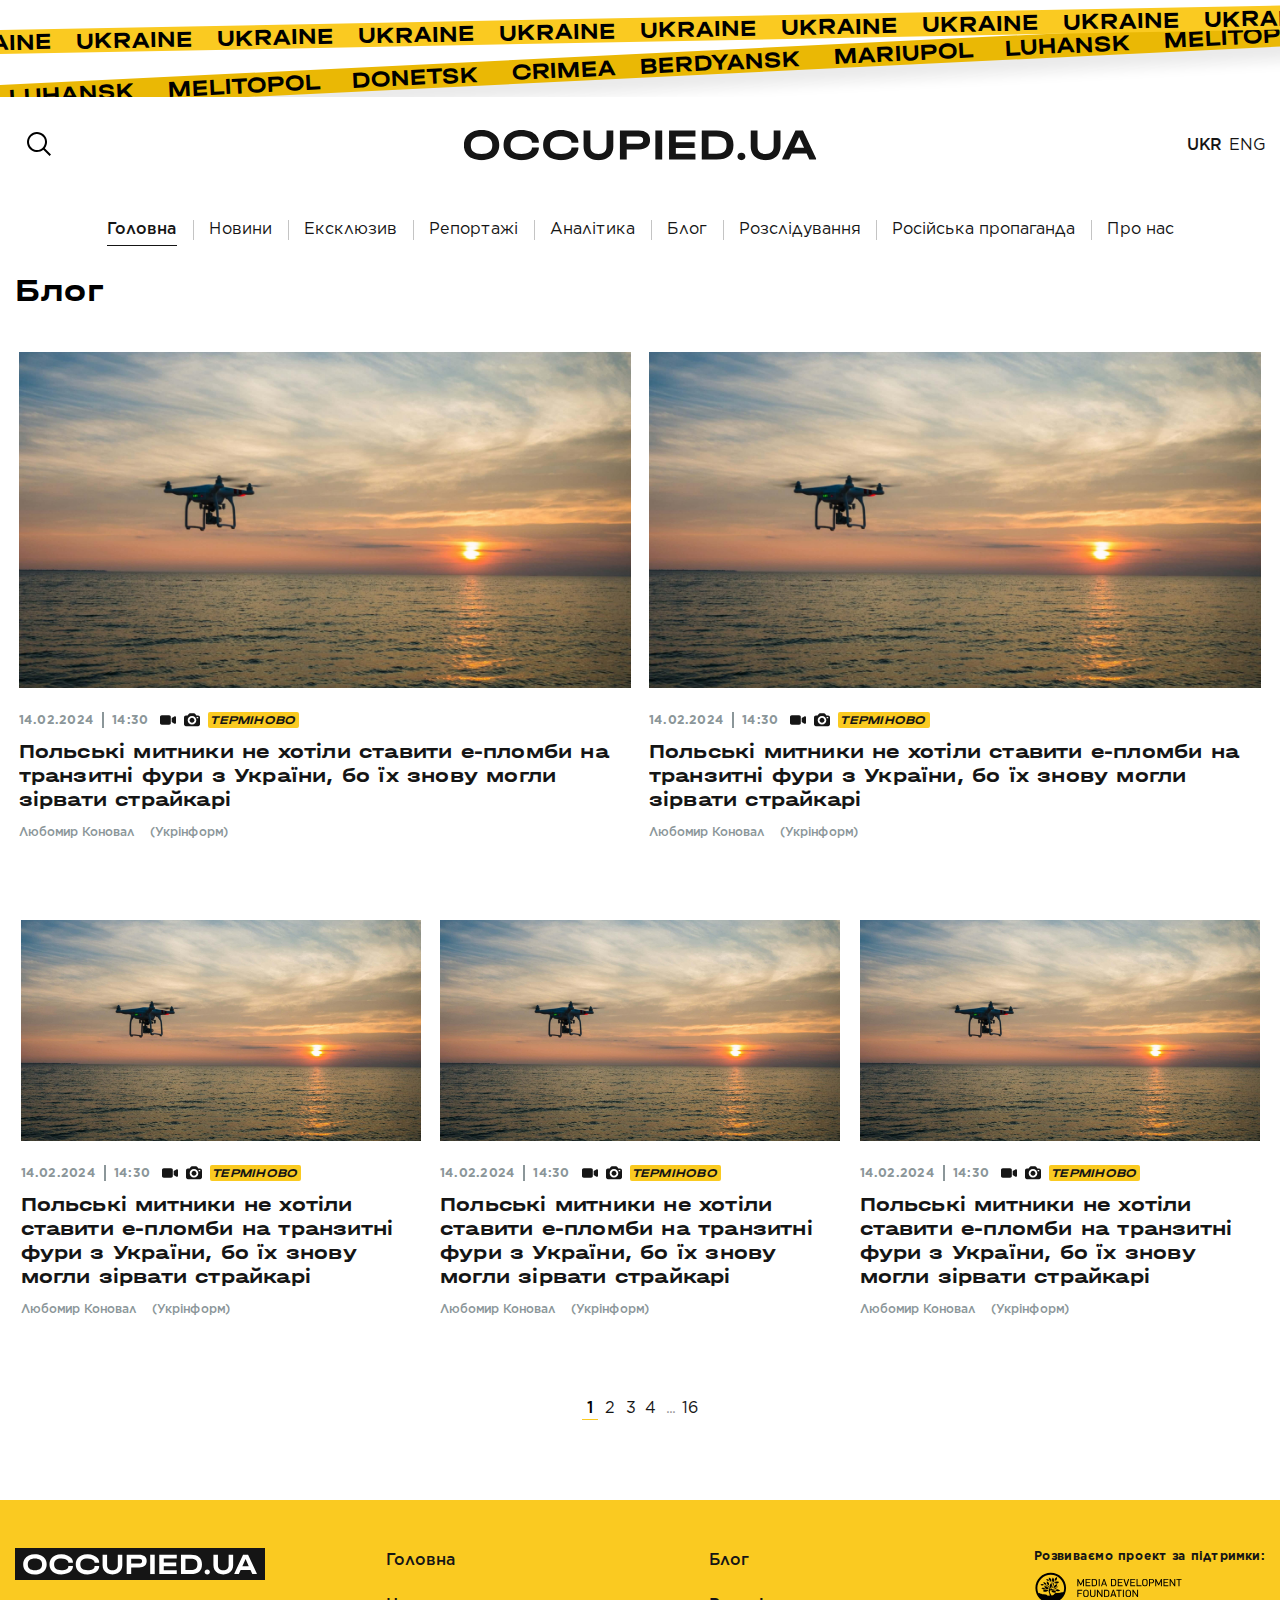
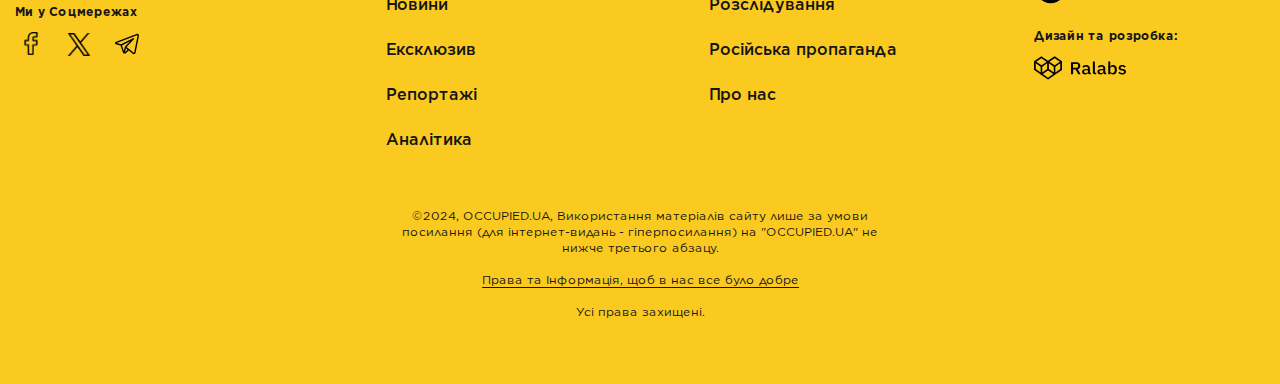
<file: blog.html>
<!doctype html>
<html lang="ua">
  <head>
  <style>html { opacity: 0; }</style>
  <meta charset="UTF-8">
  <meta http-equiv="X-UA-Compatible" content="IE=edge">
  <meta name="viewport" content="width=device-width,initial-scale=1">
  <title>Блог</title>

  <link rel="shortcut icon" href="favicon.ico" type="image/x-icon">
  <link rel="stylesheet" href="css/main.min.css?_v=20240613184355">

  <script defer="defer" src="js/main.min.js?_v=20240613184355"></script>
</head>


  <body>
    
    <header class="header">
  <div class="title-tape title-tape--head">
    <div class="signal-tape" data-tape-text="Ukraine"></div>
    <div class="signal-tape" data-tape-text="Berdyansk Mariupol Luhansk Melitopol Donetsk Crimea"></div>
  </div>

  <div class="container">
    <div class="header__row">
      <input type="checkbox" id="mobile-menu">
<label class="menu-hamburger" for="mobile-menu">
  <span class="menu-hamburger__line"></span>
</label>

<div class="mobile-menu">
  <div class="wrapper">
    <form class="mobile-search-bar" action="/search.html" method="get" aria-label="search bar form">
  <label for="search" hidden="hidden">Пошук</label>
  <input type="text" name="search" id="search" placeholder="Пошук" aria-label="search bar input" required>

  <button type="submit" class="mobile-search-bar__submit" aria-label="search bar submit button">
    <span class="icon icon-search"></span>
  </button>
</form>
    <nav class="mobile-navigation">
      <ul class="menu__list">
        <li class="menu__item">
          <a href="./news.html" class="menu__link" title="Перейти до розділу Новини">
            Новини
          </a>
        </li>
        <li class="menu__item">
          <a href="./exclusive.html" class="menu__link" title="Перейти до розділу Ексклюзив">
            Ексклюзив
          </a>
        </li>
        <li class="menu__item">
          <a href="./reportages.html" class="menu__link" title="Перейти до розділу Репортажі">
            Репортажі
          </a>
        </li>
        <li class="menu__item">
          <a href="./analytics.html" class="menu__link" title="Перейти до розділу Аналітика">
            Аналітика
          </a>
        </li>
        <li class="menu__item">
          <a href="./blog.html" class="menu__link" title="Перейти до розділу Блог">
            Блог
          </a>
        </li>
        <li class="menu__item">
          <a href="./investigations.html" class="menu__link" title="Перейти до розділу Розслідування">
            Розслідування
          </a>
        </li>
        <li class="menu__item">
          <a href="./russian-propaganda.html" class="menu__link" title="Перейти до розділу Російська пропаганда">
            Російська пропаганда
          </a>
        </li>
        <li class="menu__item">
          <a href="./about-us.html" class="menu__link" title="Перейти до сторінки Про нас">
            Про нас
          </a>
        </li>
      </ul>
    </nav>

    <div class="mobile-menu__footer">
      
      <ul class="social-media-list">
        <li class="social-media-list__item">
          <a class="social-media-list__link" href="#" title="Facebook" target="_blank">
            <span class="icon icon-facebook"></span>
          </a>
        </li>
        <li class="social-media-list__item">
          <a class="social-media-list__link" href="#" title="Telegram" target="_blank">
            <span class="icon icon-telegram"></span>
          </a>
        </li>
        <li class="social-media-list__item">
          <a class="social-media-list__link" href="#" title="twitter" target="_blank">
            <span class="icon icon-twitter"></span>
          </a>
        </li>
      </ul>
    </div>
  </div>
</div>

      <div class="header__search">
        <form class="search-bar" action="/search.html" method="get">
    <button type="button" class="search-bar__btn-open">
        <span class="icon icon-search">
        </span>
    </button>

    <div class="search-bar__input">
        <button type="submit" class="search-bar__input__submit">
            <span class="icon icon-search">
            </span>
        </button>
        <label for="search" hidden="hidden">Пошук</label>
        <input type="text" name="search" id="search" placeholder="Пошук" required>
        <button type="button" class="search-bar__btn-close">
            &#x2715;
        </button>
    </div>
</form>
      </div>

      <a href="/" class="logo header__logo" title="Перейти на головну">
        <img src="./images/logo.svg" alt="Вільне Радіо лого">
      </a>

      <div class="header__buttons">

        <div class="header__language" aria-label="Перемикач мови веб сторінки">
          <a href="#" title="Поточна мова вебсайту: Ukr" class="header__language__link header__language__link--current">
            Ukr
          </a>

          <a href="#" title="Click here to change language of the website to english" class="header__language__link">Eng</a>
        </div>

        <a href="#" title="Підтримати occupied.ua" target="_blank" rel="noopener noreferrer nofollow" class="button button--donation">
          <span class="icon icon-donation"></span> 
          
          <span class="text">
            Підтримати
          </span>
        </a>
      </div>
    </div>

    <div class="header__row header__row--nav">

      <nav class="main-navigation">
  <ul class="menu__list">
    <li class="menu__item current-menu-item">
      <a href="/" class="menu__link" title="Перейти до головної сторінки">
        Головна
      </a>
    </li>
    <li class="menu__item">
      <a href="./news.html" class="menu__link" title="Перейти до розділу Новини">
        Новини
      </a>
    </li>
    <li class="menu__item">
      <a href="./exclusive.html" class="menu__link" title="Перейти до розділу Ексклюзив">
        Ексклюзив
      </a>
    </li>
    <li class="menu__item">
      <a href="./reportages.html" class="menu__link" title="Перейти до розділу Репортажі">
        Репортажі
      </a>
    </li>
    <li class="menu__item">
      <a href="./analytics.html" class="menu__link" title="Перейти до розділу Аналітика">
        Аналітика
      </a>
    </li>
    <li class="menu__item">
      <a href="./blog.html" class="menu__link" title="Перейти до розділу Блог">
        Блог
      </a>
    </li>
    <li class="menu__item">
      <a href="./investigations.html" class="menu__link" title="Перейти до розділу Розслідування">
        Розслідування
      </a>
    </li>
    <li class="menu__item">
      <a href="./russian-propaganda.html" class="menu__link" title="Перейти до розділу Російська пропаганда">
        Російська пропаганда
      </a>
    </li>
    <li class="menu__item">
      <a href="./about-us.html" class="menu__link" title="Перейти до сторінки Про нас">
        Про нас
      </a>
    </li>

    
  </ul>
</nav>
      
    </div>
  </div>
</header>

    <main class="page">
      <div data-observ></div>

      <section class="articles-category articles-category--page">

        <div class="container">
          
<div class="page__header">
  <h1 class="page__heading">Блог</h1>
</div>

          <ul class="articles-category__flex articles-category__list">
            
              <li class="articles-category__flex-2-3__item">
                <article class="article">
  <a href="/post-page.html" class="article__card" title="title">

    <picture class="article__image-box">
      <img class="article__image" src="./images/placeholders/2kto2kfullsizeimage.jpg" alt="Головне фото до статті: title" loading="lazy">
    </picture>
    
    <div class="article__description">
      <div class="article__timestamps timestamps">
        <time datetime="14.02.2024 14:30">
          <span class="timestamps__date">14.02.2024</span>
          <span class="timestamps__time">14:30</span>
        </time>

        <div class="tags">
          <span class="icon icon-tag icon-video" title="article contains video"></span><span class="icon icon-tag icon-photo" title="article is based on photo"></span><span class="tag" data-tag="yellow">терміново</span>
        </div>
        
      </div>

      
      <h2 class="article__title">
        Польські митники не хотіли ставити е-пломби на транзитні фури з України, бо їх знову могли зірвати страйкарі
      </h2>
      
                    
      <span class="authors">
        <span class="authors-name">Любомир Коновал</span>
        <span class="authors-media">(Укрінформ)</span>
      </span>
    </div>
  </a>
</article>
              </li>
            
              <li class="articles-category__flex-2-3__item">
                <article class="article">
  <a href="/post-page.html" class="article__card" title="title">

    <picture class="article__image-box">
      <img class="article__image" src="./images/placeholders/2kto2kfullsizeimage.jpg" alt="Головне фото до статті: title" loading="lazy">
    </picture>
    
    <div class="article__description">
      <div class="article__timestamps timestamps">
        <time datetime="14.02.2024 14:30">
          <span class="timestamps__date">14.02.2024</span>
          <span class="timestamps__time">14:30</span>
        </time>

        <div class="tags">
          <span class="icon icon-tag icon-video" title="article contains video"></span><span class="icon icon-tag icon-photo" title="article is based on photo"></span><span class="tag" data-tag="yellow">терміново</span>
        </div>
        
      </div>

      
      <h2 class="article__title">
        Польські митники не хотіли ставити е-пломби на транзитні фури з України, бо їх знову могли зірвати страйкарі
      </h2>
      
                    
      <span class="authors">
        <span class="authors-name">Любомир Коновал</span>
        <span class="authors-media">(Укрінформ)</span>
      </span>
    </div>
  </a>
</article>
              </li>
            
              <li class="articles-category__flex-2-3__item">
                <article class="article">
  <a href="/post-page.html" class="article__card" title="title">

    <picture class="article__image-box">
      <img class="article__image" src="./images/placeholders/2kto2kfullsizeimage.jpg" alt="Головне фото до статті: title" loading="lazy">
    </picture>
    
    <div class="article__description">
      <div class="article__timestamps timestamps">
        <time datetime="14.02.2024 14:30">
          <span class="timestamps__date">14.02.2024</span>
          <span class="timestamps__time">14:30</span>
        </time>

        <div class="tags">
          <span class="icon icon-tag icon-video" title="article contains video"></span><span class="icon icon-tag icon-photo" title="article is based on photo"></span><span class="tag" data-tag="yellow">терміново</span>
        </div>
        
      </div>

      
      <h2 class="article__title">
        Польські митники не хотіли ставити е-пломби на транзитні фури з України, бо їх знову могли зірвати страйкарі
      </h2>
      
                    
      <span class="authors">
        <span class="authors-name">Любомир Коновал</span>
        <span class="authors-media">(Укрінформ)</span>
      </span>
    </div>
  </a>
</article>
              </li>
            
              <li class="articles-category__flex-2-3__item">
                <article class="article">
  <a href="/post-page.html" class="article__card" title="title">

    <picture class="article__image-box">
      <img class="article__image" src="./images/placeholders/2kto2kfullsizeimage.jpg" alt="Головне фото до статті: title" loading="lazy">
    </picture>
    
    <div class="article__description">
      <div class="article__timestamps timestamps">
        <time datetime="14.02.2024 14:30">
          <span class="timestamps__date">14.02.2024</span>
          <span class="timestamps__time">14:30</span>
        </time>

        <div class="tags">
          <span class="icon icon-tag icon-video" title="article contains video"></span><span class="icon icon-tag icon-photo" title="article is based on photo"></span><span class="tag" data-tag="yellow">терміново</span>
        </div>
        
      </div>

      
      <h2 class="article__title">
        Польські митники не хотіли ставити е-пломби на транзитні фури з України, бо їх знову могли зірвати страйкарі
      </h2>
      
                    
      <span class="authors">
        <span class="authors-name">Любомир Коновал</span>
        <span class="authors-media">(Укрінформ)</span>
      </span>
    </div>
  </a>
</article>
              </li>
            
              <li class="articles-category__flex-2-3__item">
                <article class="article">
  <a href="/post-page.html" class="article__card" title="title">

    <picture class="article__image-box">
      <img class="article__image" src="./images/placeholders/2kto2kfullsizeimage.jpg" alt="Головне фото до статті: title" loading="lazy">
    </picture>
    
    <div class="article__description">
      <div class="article__timestamps timestamps">
        <time datetime="14.02.2024 14:30">
          <span class="timestamps__date">14.02.2024</span>
          <span class="timestamps__time">14:30</span>
        </time>

        <div class="tags">
          <span class="icon icon-tag icon-video" title="article contains video"></span><span class="icon icon-tag icon-photo" title="article is based on photo"></span><span class="tag" data-tag="yellow">терміново</span>
        </div>
        
      </div>

      
      <h2 class="article__title">
        Польські митники не хотіли ставити е-пломби на транзитні фури з України, бо їх знову могли зірвати страйкарі
      </h2>
      
                    
      <span class="authors">
        <span class="authors-name">Любомир Коновал</span>
        <span class="authors-media">(Укрінформ)</span>
      </span>
    </div>
  </a>
</article>
              </li>
            
          </ul>
          
          <button type="button" class="button button--primary pagination__button">Завантажити ще</button>

<nav class="pagination" aria-label="articles navigation">
    <ul class="pagination__list">
        

        <li class="pagination__item pagination__item--active">
            <a class="pagination__link" href="?page=1" title="Page 1">
                
                1
            </a>
        </li>
        <li class="pagination__item">
            <a class="pagination__link" href="?page=2" title="Page 2">
                
                2
            </a>
        </li>
        <li class="pagination__item">
            <a class="pagination__link" href="?page=3" title="Page 3">
                
                3
            </a>
        </li>
        <li class="pagination__item">
            <a class="pagination__link" href="?page=4" title="Page 4">
                
                4
            </a>
        </li>
        <li class="pagination__item pagination__item--disabled">
            <a class="pagination__link" href="?page=5" title="Page 5">
                
                ...
            </a>
        </li>
        <li class="pagination__item">
            <a class="pagination__link" href="?page=6" title="Page 6">
                
                16
            </a>
        </li>

        
    </ul>
</nav>
        </div>
      </section>
    </main>
    
    <footer class="footer">

  <div class="container">
    <div class="footer__row">
      <div class="footer__info">
        <div class="footer__logo-box">
          <a href="/" class="logo footer__logo" title="Перейти на головну">
            <img src="./images/logo-footer.svg" alt="Footer Logo">
          </a>
        </div>

        <div class="social-links-desktop" data-placeholder="desktop">
          <h6>Ми у Соцмережах</h6>

          <ul class="social-media-list">
            <li class="social-media-list__item">
              <a class="social-media-list__link" href="#" title="Facebook" target="_blank">
                <span class="icon icon-facebook"></span>
              </a>
            </li>
            <li class="social-media-list__item">
              <a class="social-media-list__link" href="#" title="twitter" target="_blank">
                <span class="icon icon-twitter"></span>
              </a>
            </li>
            <li class="social-media-list__item">
              <a class="social-media-list__link" href="#" title="Telegram" target="_blank">
                <span class="icon icon-telegram"></span>
              </a>
            </li>
          </ul>
        </div>
      </div>

      <nav class="footer__navigation">
        <ul class="menu__list">
          <li class="menu__item current-menu-item">
            <a href="/" class="menu__link" title="Перейти до головної сторінки">
              Головна
            </a>
          </li>
          <li class="menu__item">
            <a href="./news.html" class="menu__link" title="Перейти до розділу Новини">
              Новини
            </a>
          </li>
          <li class="menu__item">
            <a href="./exclusive.html" class="menu__link" title="Перейти до розділу Ексклюзив">
              Ексклюзив
            </a>
          </li>
          <li class="menu__item">
            <a href="./reportages.html" class="menu__link" title="Перейти до розділу Репортажі">
              Репортажі
            </a>
          </li>
          <li class="menu__item">
            <a href="./analytics.html" class="menu__link" title="Перейти до розділу Аналітика">
              Аналітика
            </a>
          </li>
        </ul>

        <ul class="menu__list">
          <li class="menu__item">
            <a href="./blog.html" class="menu__link" title="Перейти до розділу Блог">
              Блог
            </a>
          </li>
          <li class="menu__item">
            <a href="./investigations.html" class="menu__link" title="Перейти до розділу Розслідування">
              Розслідування
            </a>
          </li>
          <li class="menu__item">
            <a href="./russian-propaganda.html" class="menu__link" title="Перейти до розділу Російська пропаганда">
              Російська пропаганда
            </a>
          </li>
          <li class="menu__item">
            <a href="./about-us.html" class="menu__link" title="Перейти до сторінки Про нас">
              Про нас
            </a>
          </li>
        </ul>
      </nav>

      <div class="footer__info footer__info--end">
        <div class="social-links-mobile" data-placeholder="mobile"></div>

        <div>
          <h6>
            Розвиваємо проект за підтримки:
          </h6>
          <a href="https://www.mediadevelopmentfoundation.org" title="Media Development Foundation" target="_blank">
            <img src="./images/media-dev-logo.svg" loading="lazy" alt="Media Development Foundation">
          </a>
        </div>
        
        <div class="creator">
          <h6>
            Дизайн та розробка:
          </h6>
          <a href="https://ralabs.org" title="Ralabs" target="_blank">
            <img src="./images/ralabs-logo.svg" loading="lazy" alt="Ralabs Logo">
          </a>
        </div>
      </div>
    </div>

    <div class="footer__rights">
      <p>
        &copy;2024, OCCUPIED.UA, Використання матеріалів сайту лише за умови посилання (для інтернет-видань - гіперпосилання) на "OCCUPIED.UA" не нижче третього абзацу.
        <br>
        <br>
        <a class="text-underline" href="#" title="Права та інформація">
          Права та Інформація, щоб в нас все було добре
        </a>
        <br>
        <br>
        Усі права захищені.
      </p>
    </div>

    <div id="creator-space"></div>
  </div>
</footer>
  </body>
</html>
</file>
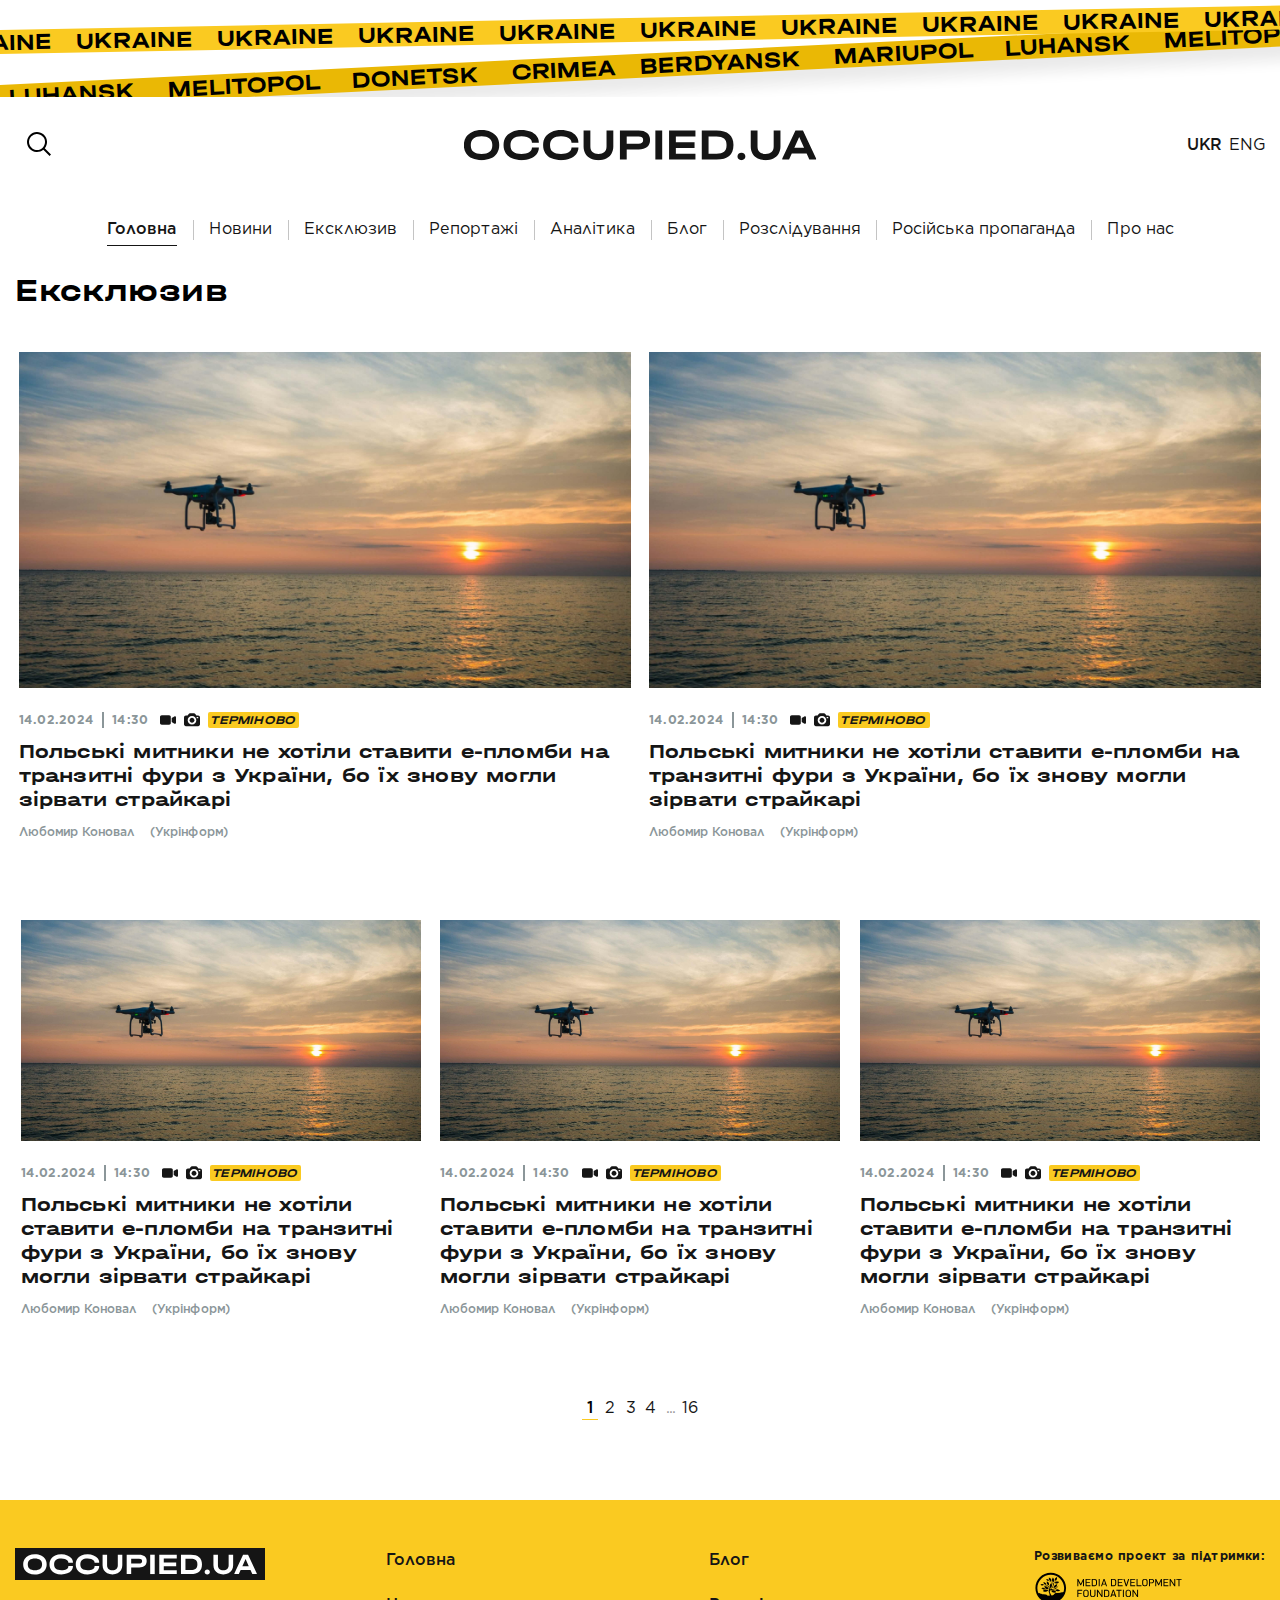
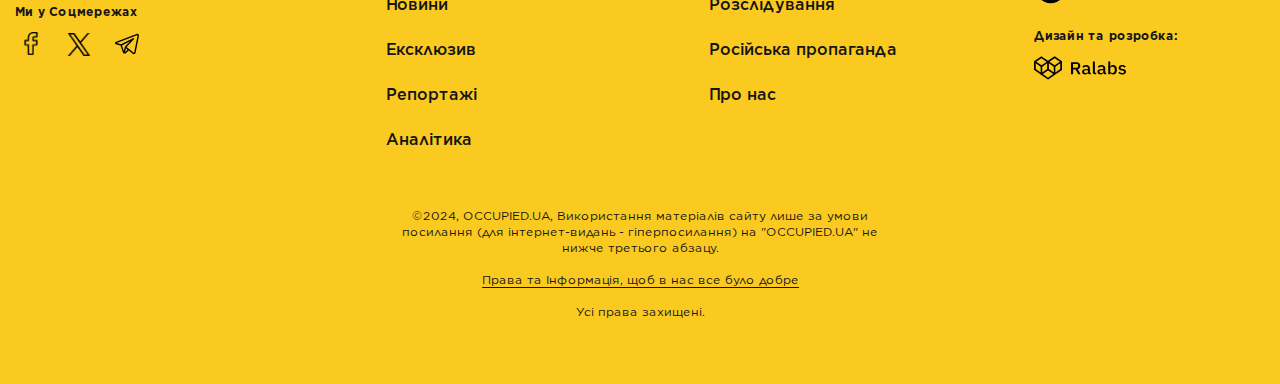
<file: exclusive.html>
<!doctype html>
<html lang="ua">
  <head>
  <style>html { opacity: 0; }</style>
  <meta charset="UTF-8">
  <meta http-equiv="X-UA-Compatible" content="IE=edge">
  <meta name="viewport" content="width=device-width,initial-scale=1">
  <title>Ексклюзив</title>

  <link rel="shortcut icon" href="favicon.ico" type="image/x-icon">
  <link rel="stylesheet" href="css/main.min.css?_v=20240613184355">

  <script defer="defer" src="js/main.min.js?_v=20240613184355"></script>
</head>


  <body>
    
    <header class="header">
  <div class="title-tape title-tape--head">
    <div class="signal-tape" data-tape-text="Ukraine"></div>
    <div class="signal-tape" data-tape-text="Berdyansk Mariupol Luhansk Melitopol Donetsk Crimea"></div>
  </div>

  <div class="container">
    <div class="header__row">
      <input type="checkbox" id="mobile-menu">
<label class="menu-hamburger" for="mobile-menu">
  <span class="menu-hamburger__line"></span>
</label>

<div class="mobile-menu">
  <div class="wrapper">
    <form class="mobile-search-bar" action="/search.html" method="get" aria-label="search bar form">
  <label for="search" hidden="hidden">Пошук</label>
  <input type="text" name="search" id="search" placeholder="Пошук" aria-label="search bar input" required>

  <button type="submit" class="mobile-search-bar__submit" aria-label="search bar submit button">
    <span class="icon icon-search"></span>
  </button>
</form>
    <nav class="mobile-navigation">
      <ul class="menu__list">
        <li class="menu__item">
          <a href="./news.html" class="menu__link" title="Перейти до розділу Новини">
            Новини
          </a>
        </li>
        <li class="menu__item">
          <a href="./exclusive.html" class="menu__link" title="Перейти до розділу Ексклюзив">
            Ексклюзив
          </a>
        </li>
        <li class="menu__item">
          <a href="./reportages.html" class="menu__link" title="Перейти до розділу Репортажі">
            Репортажі
          </a>
        </li>
        <li class="menu__item">
          <a href="./analytics.html" class="menu__link" title="Перейти до розділу Аналітика">
            Аналітика
          </a>
        </li>
        <li class="menu__item">
          <a href="./blog.html" class="menu__link" title="Перейти до розділу Блог">
            Блог
          </a>
        </li>
        <li class="menu__item">
          <a href="./investigations.html" class="menu__link" title="Перейти до розділу Розслідування">
            Розслідування
          </a>
        </li>
        <li class="menu__item">
          <a href="./russian-propaganda.html" class="menu__link" title="Перейти до розділу Російська пропаганда">
            Російська пропаганда
          </a>
        </li>
        <li class="menu__item">
          <a href="./about-us.html" class="menu__link" title="Перейти до сторінки Про нас">
            Про нас
          </a>
        </li>
      </ul>
    </nav>

    <div class="mobile-menu__footer">
      
      <ul class="social-media-list">
        <li class="social-media-list__item">
          <a class="social-media-list__link" href="#" title="Facebook" target="_blank">
            <span class="icon icon-facebook"></span>
          </a>
        </li>
        <li class="social-media-list__item">
          <a class="social-media-list__link" href="#" title="Telegram" target="_blank">
            <span class="icon icon-telegram"></span>
          </a>
        </li>
        <li class="social-media-list__item">
          <a class="social-media-list__link" href="#" title="twitter" target="_blank">
            <span class="icon icon-twitter"></span>
          </a>
        </li>
      </ul>
    </div>
  </div>
</div>

      <div class="header__search">
        <form class="search-bar" action="/search.html" method="get">
    <button type="button" class="search-bar__btn-open">
        <span class="icon icon-search">
        </span>
    </button>

    <div class="search-bar__input">
        <button type="submit" class="search-bar__input__submit">
            <span class="icon icon-search">
            </span>
        </button>
        <label for="search" hidden="hidden">Пошук</label>
        <input type="text" name="search" id="search" placeholder="Пошук" required>
        <button type="button" class="search-bar__btn-close">
            &#x2715;
        </button>
    </div>
</form>
      </div>

      <a href="/" class="logo header__logo" title="Перейти на головну">
        <img src="./images/logo.svg" alt="Вільне Радіо лого">
      </a>

      <div class="header__buttons">

        <div class="header__language" aria-label="Перемикач мови веб сторінки">
          <a href="#" title="Поточна мова вебсайту: Ukr" class="header__language__link header__language__link--current">
            Ukr
          </a>

          <a href="#" title="Click here to change language of the website to english" class="header__language__link">Eng</a>
        </div>

        <a href="#" title="Підтримати occupied.ua" target="_blank" rel="noopener noreferrer nofollow" class="button button--donation">
          <span class="icon icon-donation"></span> 
          
          <span class="text">
            Підтримати
          </span>
        </a>
      </div>
    </div>

    <div class="header__row header__row--nav">

      <nav class="main-navigation">
  <ul class="menu__list">
    <li class="menu__item current-menu-item">
      <a href="/" class="menu__link" title="Перейти до головної сторінки">
        Головна
      </a>
    </li>
    <li class="menu__item">
      <a href="./news.html" class="menu__link" title="Перейти до розділу Новини">
        Новини
      </a>
    </li>
    <li class="menu__item">
      <a href="./exclusive.html" class="menu__link" title="Перейти до розділу Ексклюзив">
        Ексклюзив
      </a>
    </li>
    <li class="menu__item">
      <a href="./reportages.html" class="menu__link" title="Перейти до розділу Репортажі">
        Репортажі
      </a>
    </li>
    <li class="menu__item">
      <a href="./analytics.html" class="menu__link" title="Перейти до розділу Аналітика">
        Аналітика
      </a>
    </li>
    <li class="menu__item">
      <a href="./blog.html" class="menu__link" title="Перейти до розділу Блог">
        Блог
      </a>
    </li>
    <li class="menu__item">
      <a href="./investigations.html" class="menu__link" title="Перейти до розділу Розслідування">
        Розслідування
      </a>
    </li>
    <li class="menu__item">
      <a href="./russian-propaganda.html" class="menu__link" title="Перейти до розділу Російська пропаганда">
        Російська пропаганда
      </a>
    </li>
    <li class="menu__item">
      <a href="./about-us.html" class="menu__link" title="Перейти до сторінки Про нас">
        Про нас
      </a>
    </li>

    
  </ul>
</nav>
      
    </div>
  </div>
</header>

    <main class="page">
      <div data-observ></div>

      <section class="articles-category articles-category--page">

        <div class="container">
          
<div class="page__header">
  <h1 class="page__heading">Ексклюзив</h1>
</div>

          <ul class="articles-category__flex articles-category__list">
            
              <li class="articles-category__flex-2-3__item">
                <article class="article">
  <a href="/post-page.html" class="article__card" title="title">

    <picture class="article__image-box">
      <img class="article__image" src="./images/placeholders/2kto2kfullsizeimage.jpg" alt="Головне фото до статті: title" loading="lazy">
    </picture>
    
    <div class="article__description">
      <div class="article__timestamps timestamps">
        <time datetime="14.02.2024 14:30">
          <span class="timestamps__date">14.02.2024</span>
          <span class="timestamps__time">14:30</span>
        </time>

        <div class="tags">
          <span class="icon icon-tag icon-video" title="article contains video"></span><span class="icon icon-tag icon-photo" title="article is based on photo"></span><span class="tag" data-tag="yellow">терміново</span>
        </div>
        
      </div>

      
      <h2 class="article__title">
        Польські митники не хотіли ставити е-пломби на транзитні фури з України, бо їх знову могли зірвати страйкарі
      </h2>
      
                    
      <span class="authors">
        <span class="authors-name">Любомир Коновал</span>
        <span class="authors-media">(Укрінформ)</span>
      </span>
    </div>
  </a>
</article>
              </li>
            
              <li class="articles-category__flex-2-3__item">
                <article class="article">
  <a href="/post-page.html" class="article__card" title="title">

    <picture class="article__image-box">
      <img class="article__image" src="./images/placeholders/2kto2kfullsizeimage.jpg" alt="Головне фото до статті: title" loading="lazy">
    </picture>
    
    <div class="article__description">
      <div class="article__timestamps timestamps">
        <time datetime="14.02.2024 14:30">
          <span class="timestamps__date">14.02.2024</span>
          <span class="timestamps__time">14:30</span>
        </time>

        <div class="tags">
          <span class="icon icon-tag icon-video" title="article contains video"></span><span class="icon icon-tag icon-photo" title="article is based on photo"></span><span class="tag" data-tag="yellow">терміново</span>
        </div>
        
      </div>

      
      <h2 class="article__title">
        Польські митники не хотіли ставити е-пломби на транзитні фури з України, бо їх знову могли зірвати страйкарі
      </h2>
      
                    
      <span class="authors">
        <span class="authors-name">Любомир Коновал</span>
        <span class="authors-media">(Укрінформ)</span>
      </span>
    </div>
  </a>
</article>
              </li>
            
              <li class="articles-category__flex-2-3__item">
                <article class="article">
  <a href="/post-page.html" class="article__card" title="title">

    <picture class="article__image-box">
      <img class="article__image" src="./images/placeholders/2kto2kfullsizeimage.jpg" alt="Головне фото до статті: title" loading="lazy">
    </picture>
    
    <div class="article__description">
      <div class="article__timestamps timestamps">
        <time datetime="14.02.2024 14:30">
          <span class="timestamps__date">14.02.2024</span>
          <span class="timestamps__time">14:30</span>
        </time>

        <div class="tags">
          <span class="icon icon-tag icon-video" title="article contains video"></span><span class="icon icon-tag icon-photo" title="article is based on photo"></span><span class="tag" data-tag="yellow">терміново</span>
        </div>
        
      </div>

      
      <h2 class="article__title">
        Польські митники не хотіли ставити е-пломби на транзитні фури з України, бо їх знову могли зірвати страйкарі
      </h2>
      
                    
      <span class="authors">
        <span class="authors-name">Любомир Коновал</span>
        <span class="authors-media">(Укрінформ)</span>
      </span>
    </div>
  </a>
</article>
              </li>
            
              <li class="articles-category__flex-2-3__item">
                <article class="article">
  <a href="/post-page.html" class="article__card" title="title">

    <picture class="article__image-box">
      <img class="article__image" src="./images/placeholders/2kto2kfullsizeimage.jpg" alt="Головне фото до статті: title" loading="lazy">
    </picture>
    
    <div class="article__description">
      <div class="article__timestamps timestamps">
        <time datetime="14.02.2024 14:30">
          <span class="timestamps__date">14.02.2024</span>
          <span class="timestamps__time">14:30</span>
        </time>

        <div class="tags">
          <span class="icon icon-tag icon-video" title="article contains video"></span><span class="icon icon-tag icon-photo" title="article is based on photo"></span><span class="tag" data-tag="yellow">терміново</span>
        </div>
        
      </div>

      
      <h2 class="article__title">
        Польські митники не хотіли ставити е-пломби на транзитні фури з України, бо їх знову могли зірвати страйкарі
      </h2>
      
                    
      <span class="authors">
        <span class="authors-name">Любомир Коновал</span>
        <span class="authors-media">(Укрінформ)</span>
      </span>
    </div>
  </a>
</article>
              </li>
            
              <li class="articles-category__flex-2-3__item">
                <article class="article">
  <a href="/post-page.html" class="article__card" title="title">

    <picture class="article__image-box">
      <img class="article__image" src="./images/placeholders/2kto2kfullsizeimage.jpg" alt="Головне фото до статті: title" loading="lazy">
    </picture>
    
    <div class="article__description">
      <div class="article__timestamps timestamps">
        <time datetime="14.02.2024 14:30">
          <span class="timestamps__date">14.02.2024</span>
          <span class="timestamps__time">14:30</span>
        </time>

        <div class="tags">
          <span class="icon icon-tag icon-video" title="article contains video"></span><span class="icon icon-tag icon-photo" title="article is based on photo"></span><span class="tag" data-tag="yellow">терміново</span>
        </div>
        
      </div>

      
      <h2 class="article__title">
        Польські митники не хотіли ставити е-пломби на транзитні фури з України, бо їх знову могли зірвати страйкарі
      </h2>
      
                    
      <span class="authors">
        <span class="authors-name">Любомир Коновал</span>
        <span class="authors-media">(Укрінформ)</span>
      </span>
    </div>
  </a>
</article>
              </li>
            
          </ul>
          
          <button type="button" class="button button--primary pagination__button">Завантажити ще</button>

<nav class="pagination" aria-label="articles navigation">
    <ul class="pagination__list">
        

        <li class="pagination__item pagination__item--active">
            <a class="pagination__link" href="?page=1" title="Page 1">
                
                1
            </a>
        </li>
        <li class="pagination__item">
            <a class="pagination__link" href="?page=2" title="Page 2">
                
                2
            </a>
        </li>
        <li class="pagination__item">
            <a class="pagination__link" href="?page=3" title="Page 3">
                
                3
            </a>
        </li>
        <li class="pagination__item">
            <a class="pagination__link" href="?page=4" title="Page 4">
                
                4
            </a>
        </li>
        <li class="pagination__item pagination__item--disabled">
            <a class="pagination__link" href="?page=5" title="Page 5">
                
                ...
            </a>
        </li>
        <li class="pagination__item">
            <a class="pagination__link" href="?page=6" title="Page 6">
                
                16
            </a>
        </li>

        
    </ul>
</nav>
        </div>
      </section>
    </main>
    
    <footer class="footer">

  <div class="container">
    <div class="footer__row">
      <div class="footer__info">
        <div class="footer__logo-box">
          <a href="/" class="logo footer__logo" title="Перейти на головну">
            <img src="./images/logo-footer.svg" alt="Footer Logo">
          </a>
        </div>

        <div class="social-links-desktop" data-placeholder="desktop">
          <h6>Ми у Соцмережах</h6>

          <ul class="social-media-list">
            <li class="social-media-list__item">
              <a class="social-media-list__link" href="#" title="Facebook" target="_blank">
                <span class="icon icon-facebook"></span>
              </a>
            </li>
            <li class="social-media-list__item">
              <a class="social-media-list__link" href="#" title="twitter" target="_blank">
                <span class="icon icon-twitter"></span>
              </a>
            </li>
            <li class="social-media-list__item">
              <a class="social-media-list__link" href="#" title="Telegram" target="_blank">
                <span class="icon icon-telegram"></span>
              </a>
            </li>
          </ul>
        </div>
      </div>

      <nav class="footer__navigation">
        <ul class="menu__list">
          <li class="menu__item current-menu-item">
            <a href="/" class="menu__link" title="Перейти до головної сторінки">
              Головна
            </a>
          </li>
          <li class="menu__item">
            <a href="./news.html" class="menu__link" title="Перейти до розділу Новини">
              Новини
            </a>
          </li>
          <li class="menu__item">
            <a href="./exclusive.html" class="menu__link" title="Перейти до розділу Ексклюзив">
              Ексклюзив
            </a>
          </li>
          <li class="menu__item">
            <a href="./reportages.html" class="menu__link" title="Перейти до розділу Репортажі">
              Репортажі
            </a>
          </li>
          <li class="menu__item">
            <a href="./analytics.html" class="menu__link" title="Перейти до розділу Аналітика">
              Аналітика
            </a>
          </li>
        </ul>

        <ul class="menu__list">
          <li class="menu__item">
            <a href="./blog.html" class="menu__link" title="Перейти до розділу Блог">
              Блог
            </a>
          </li>
          <li class="menu__item">
            <a href="./investigations.html" class="menu__link" title="Перейти до розділу Розслідування">
              Розслідування
            </a>
          </li>
          <li class="menu__item">
            <a href="./russian-propaganda.html" class="menu__link" title="Перейти до розділу Російська пропаганда">
              Російська пропаганда
            </a>
          </li>
          <li class="menu__item">
            <a href="./about-us.html" class="menu__link" title="Перейти до сторінки Про нас">
              Про нас
            </a>
          </li>
        </ul>
      </nav>

      <div class="footer__info footer__info--end">
        <div class="social-links-mobile" data-placeholder="mobile"></div>

        <div>
          <h6>
            Розвиваємо проект за підтримки:
          </h6>
          <a href="https://www.mediadevelopmentfoundation.org" title="Media Development Foundation" target="_blank">
            <img src="./images/media-dev-logo.svg" loading="lazy" alt="Media Development Foundation">
          </a>
        </div>
        
        <div class="creator">
          <h6>
            Дизайн та розробка:
          </h6>
          <a href="https://ralabs.org" title="Ralabs" target="_blank">
            <img src="./images/ralabs-logo.svg" loading="lazy" alt="Ralabs Logo">
          </a>
        </div>
      </div>
    </div>

    <div class="footer__rights">
      <p>
        &copy;2024, OCCUPIED.UA, Використання матеріалів сайту лише за умови посилання (для інтернет-видань - гіперпосилання) на "OCCUPIED.UA" не нижче третього абзацу.
        <br>
        <br>
        <a class="text-underline" href="#" title="Права та інформація">
          Права та Інформація, щоб в нас все було добре
        </a>
        <br>
        <br>
        Усі права захищені.
      </p>
    </div>

    <div id="creator-space"></div>
  </div>
</footer>
  </body>
</html>
</file>
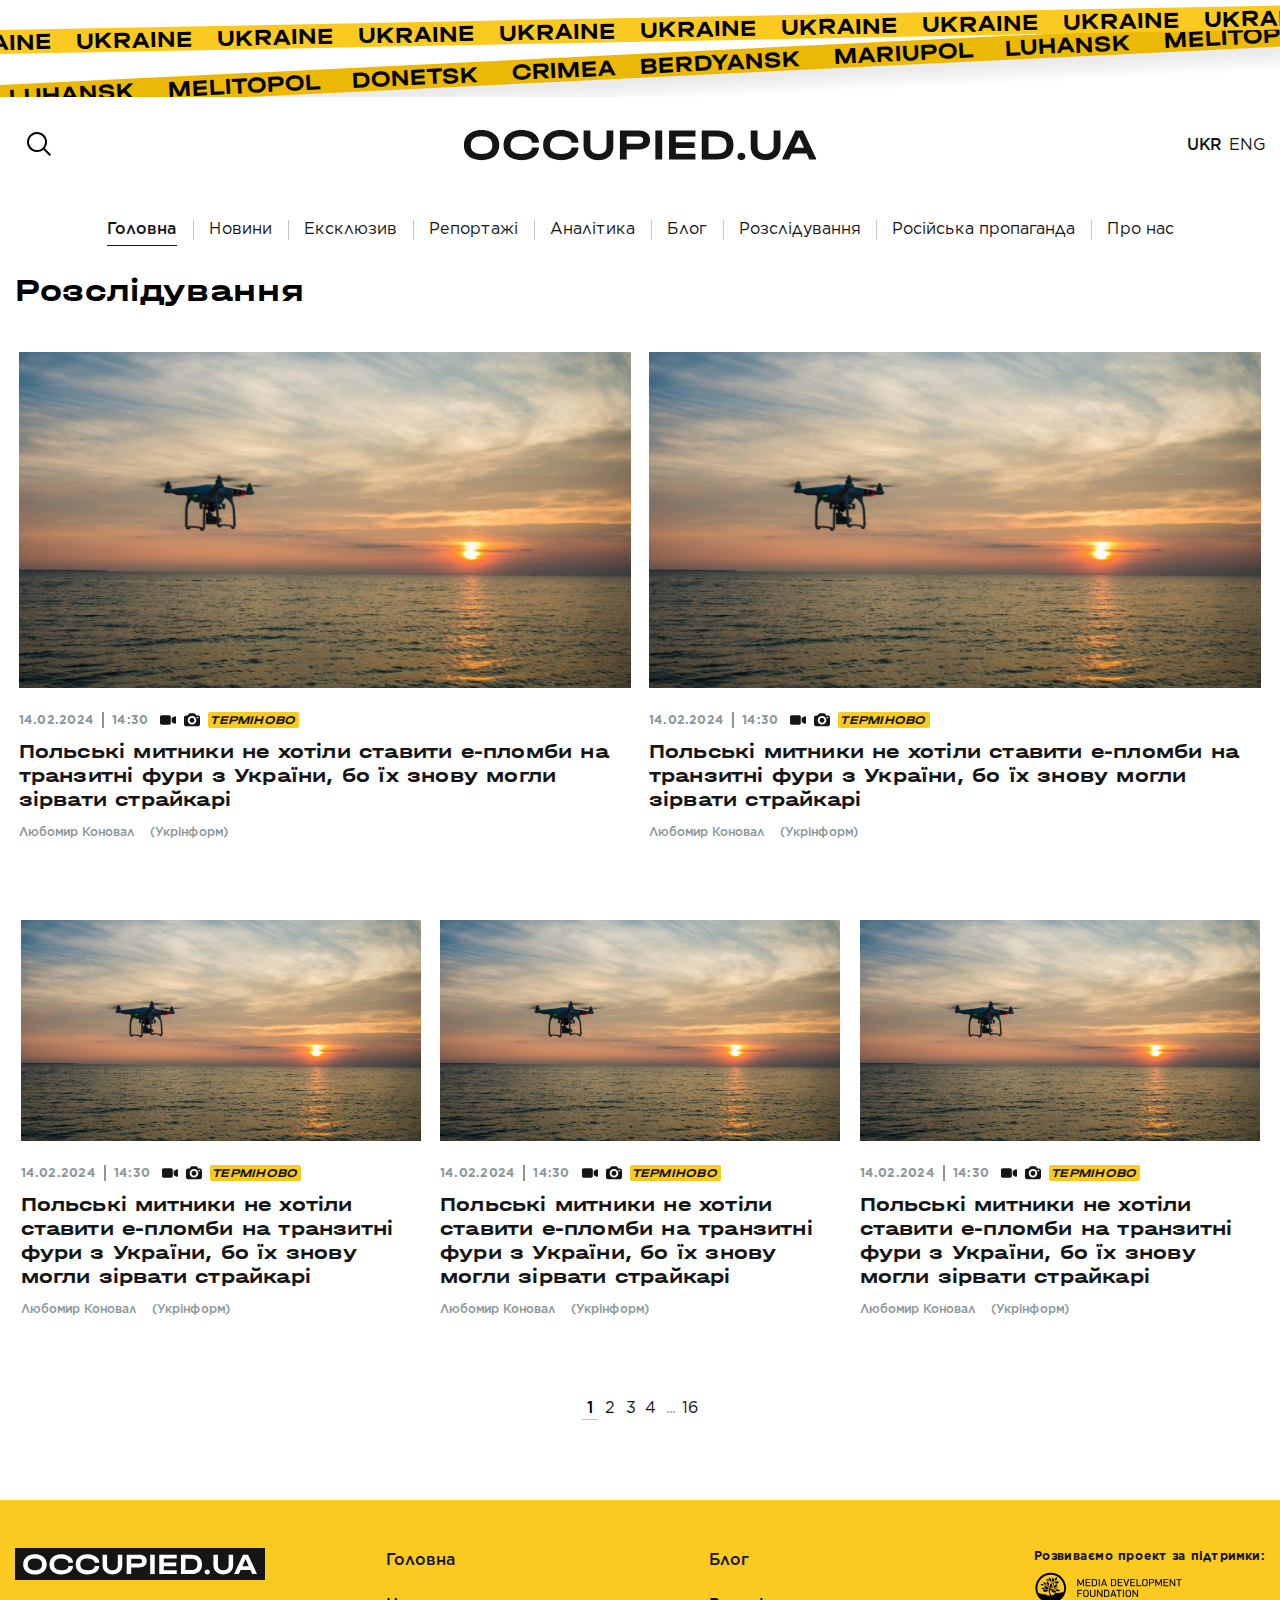
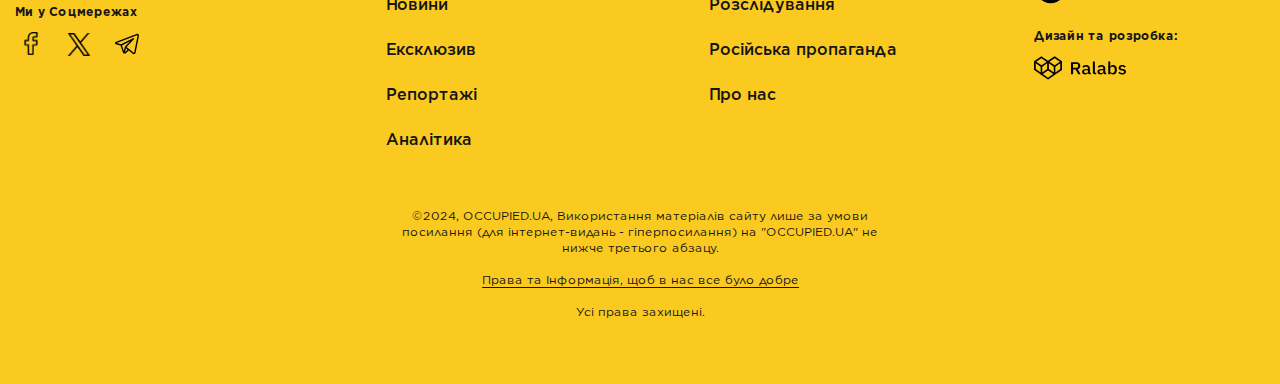
<file: investigations.html>
<!doctype html>
<html lang="ua">
  <head>
  <style>html { opacity: 0; }</style>
  <meta charset="UTF-8">
  <meta http-equiv="X-UA-Compatible" content="IE=edge">
  <meta name="viewport" content="width=device-width,initial-scale=1">
  <title>Розслідування</title>

  <link rel="shortcut icon" href="favicon.ico" type="image/x-icon">
  <link rel="stylesheet" href="css/main.min.css?_v=20240613184355">

  <script defer="defer" src="js/main.min.js?_v=20240613184355"></script>
</head>


  <body>
    
    <header class="header">
  <div class="title-tape title-tape--head">
    <div class="signal-tape" data-tape-text="Ukraine"></div>
    <div class="signal-tape" data-tape-text="Berdyansk Mariupol Luhansk Melitopol Donetsk Crimea"></div>
  </div>

  <div class="container">
    <div class="header__row">
      <input type="checkbox" id="mobile-menu">
<label class="menu-hamburger" for="mobile-menu">
  <span class="menu-hamburger__line"></span>
</label>

<div class="mobile-menu">
  <div class="wrapper">
    <form class="mobile-search-bar" action="/search.html" method="get" aria-label="search bar form">
  <label for="search" hidden="hidden">Пошук</label>
  <input type="text" name="search" id="search" placeholder="Пошук" aria-label="search bar input" required>

  <button type="submit" class="mobile-search-bar__submit" aria-label="search bar submit button">
    <span class="icon icon-search"></span>
  </button>
</form>
    <nav class="mobile-navigation">
      <ul class="menu__list">
        <li class="menu__item">
          <a href="./news.html" class="menu__link" title="Перейти до розділу Новини">
            Новини
          </a>
        </li>
        <li class="menu__item">
          <a href="./exclusive.html" class="menu__link" title="Перейти до розділу Ексклюзив">
            Ексклюзив
          </a>
        </li>
        <li class="menu__item">
          <a href="./reportages.html" class="menu__link" title="Перейти до розділу Репортажі">
            Репортажі
          </a>
        </li>
        <li class="menu__item">
          <a href="./analytics.html" class="menu__link" title="Перейти до розділу Аналітика">
            Аналітика
          </a>
        </li>
        <li class="menu__item">
          <a href="./blog.html" class="menu__link" title="Перейти до розділу Блог">
            Блог
          </a>
        </li>
        <li class="menu__item">
          <a href="./investigations.html" class="menu__link" title="Перейти до розділу Розслідування">
            Розслідування
          </a>
        </li>
        <li class="menu__item">
          <a href="./russian-propaganda.html" class="menu__link" title="Перейти до розділу Російська пропаганда">
            Російська пропаганда
          </a>
        </li>
        <li class="menu__item">
          <a href="./about-us.html" class="menu__link" title="Перейти до сторінки Про нас">
            Про нас
          </a>
        </li>
      </ul>
    </nav>

    <div class="mobile-menu__footer">
      
      <ul class="social-media-list">
        <li class="social-media-list__item">
          <a class="social-media-list__link" href="#" title="Facebook" target="_blank">
            <span class="icon icon-facebook"></span>
          </a>
        </li>
        <li class="social-media-list__item">
          <a class="social-media-list__link" href="#" title="Telegram" target="_blank">
            <span class="icon icon-telegram"></span>
          </a>
        </li>
        <li class="social-media-list__item">
          <a class="social-media-list__link" href="#" title="twitter" target="_blank">
            <span class="icon icon-twitter"></span>
          </a>
        </li>
      </ul>
    </div>
  </div>
</div>

      <div class="header__search">
        <form class="search-bar" action="/search.html" method="get">
    <button type="button" class="search-bar__btn-open">
        <span class="icon icon-search">
        </span>
    </button>

    <div class="search-bar__input">
        <button type="submit" class="search-bar__input__submit">
            <span class="icon icon-search">
            </span>
        </button>
        <label for="search" hidden="hidden">Пошук</label>
        <input type="text" name="search" id="search" placeholder="Пошук" required>
        <button type="button" class="search-bar__btn-close">
            &#x2715;
        </button>
    </div>
</form>
      </div>

      <a href="/" class="logo header__logo" title="Перейти на головну">
        <img src="./images/logo.svg" alt="Вільне Радіо лого">
      </a>

      <div class="header__buttons">

        <div class="header__language" aria-label="Перемикач мови веб сторінки">
          <a href="#" title="Поточна мова вебсайту: Ukr" class="header__language__link header__language__link--current">
            Ukr
          </a>

          <a href="#" title="Click here to change language of the website to english" class="header__language__link">Eng</a>
        </div>

        <a href="#" title="Підтримати occupied.ua" target="_blank" rel="noopener noreferrer nofollow" class="button button--donation">
          <span class="icon icon-donation"></span> 
          
          <span class="text">
            Підтримати
          </span>
        </a>
      </div>
    </div>

    <div class="header__row header__row--nav">

      <nav class="main-navigation">
  <ul class="menu__list">
    <li class="menu__item current-menu-item">
      <a href="/" class="menu__link" title="Перейти до головної сторінки">
        Головна
      </a>
    </li>
    <li class="menu__item">
      <a href="./news.html" class="menu__link" title="Перейти до розділу Новини">
        Новини
      </a>
    </li>
    <li class="menu__item">
      <a href="./exclusive.html" class="menu__link" title="Перейти до розділу Ексклюзив">
        Ексклюзив
      </a>
    </li>
    <li class="menu__item">
      <a href="./reportages.html" class="menu__link" title="Перейти до розділу Репортажі">
        Репортажі
      </a>
    </li>
    <li class="menu__item">
      <a href="./analytics.html" class="menu__link" title="Перейти до розділу Аналітика">
        Аналітика
      </a>
    </li>
    <li class="menu__item">
      <a href="./blog.html" class="menu__link" title="Перейти до розділу Блог">
        Блог
      </a>
    </li>
    <li class="menu__item">
      <a href="./investigations.html" class="menu__link" title="Перейти до розділу Розслідування">
        Розслідування
      </a>
    </li>
    <li class="menu__item">
      <a href="./russian-propaganda.html" class="menu__link" title="Перейти до розділу Російська пропаганда">
        Російська пропаганда
      </a>
    </li>
    <li class="menu__item">
      <a href="./about-us.html" class="menu__link" title="Перейти до сторінки Про нас">
        Про нас
      </a>
    </li>

    
  </ul>
</nav>
      
    </div>
  </div>
</header>

    <main class="page">
      <div data-observ></div>

      <section class="articles-category articles-category--page">

        <div class="container">
          
<div class="page__header">
  <h1 class="page__heading">Розслідування</h1>
</div>

          <ul class="articles-category__flex articles-category__list">
            
              <li class="articles-category__flex-2-3__item">
                <article class="article">
  <a href="/post-page.html" class="article__card" title="title">

    <picture class="article__image-box">
      <img class="article__image" src="./images/placeholders/2kto2kfullsizeimage.jpg" alt="Головне фото до статті: title" loading="lazy">
    </picture>
    
    <div class="article__description">
      <div class="article__timestamps timestamps">
        <time datetime="14.02.2024 14:30">
          <span class="timestamps__date">14.02.2024</span>
          <span class="timestamps__time">14:30</span>
        </time>

        <div class="tags">
          <span class="icon icon-tag icon-video" title="article contains video"></span><span class="icon icon-tag icon-photo" title="article is based on photo"></span><span class="tag" data-tag="yellow">терміново</span>
        </div>
        
      </div>

      
      <h2 class="article__title">
        Польські митники не хотіли ставити е-пломби на транзитні фури з України, бо їх знову могли зірвати страйкарі
      </h2>
      
                    
      <span class="authors">
        <span class="authors-name">Любомир Коновал</span>
        <span class="authors-media">(Укрінформ)</span>
      </span>
    </div>
  </a>
</article>
              </li>
            
              <li class="articles-category__flex-2-3__item">
                <article class="article">
  <a href="/post-page.html" class="article__card" title="title">

    <picture class="article__image-box">
      <img class="article__image" src="./images/placeholders/2kto2kfullsizeimage.jpg" alt="Головне фото до статті: title" loading="lazy">
    </picture>
    
    <div class="article__description">
      <div class="article__timestamps timestamps">
        <time datetime="14.02.2024 14:30">
          <span class="timestamps__date">14.02.2024</span>
          <span class="timestamps__time">14:30</span>
        </time>

        <div class="tags">
          <span class="icon icon-tag icon-video" title="article contains video"></span><span class="icon icon-tag icon-photo" title="article is based on photo"></span><span class="tag" data-tag="yellow">терміново</span>
        </div>
        
      </div>

      
      <h2 class="article__title">
        Польські митники не хотіли ставити е-пломби на транзитні фури з України, бо їх знову могли зірвати страйкарі
      </h2>
      
                    
      <span class="authors">
        <span class="authors-name">Любомир Коновал</span>
        <span class="authors-media">(Укрінформ)</span>
      </span>
    </div>
  </a>
</article>
              </li>
            
              <li class="articles-category__flex-2-3__item">
                <article class="article">
  <a href="/post-page.html" class="article__card" title="title">

    <picture class="article__image-box">
      <img class="article__image" src="./images/placeholders/2kto2kfullsizeimage.jpg" alt="Головне фото до статті: title" loading="lazy">
    </picture>
    
    <div class="article__description">
      <div class="article__timestamps timestamps">
        <time datetime="14.02.2024 14:30">
          <span class="timestamps__date">14.02.2024</span>
          <span class="timestamps__time">14:30</span>
        </time>

        <div class="tags">
          <span class="icon icon-tag icon-video" title="article contains video"></span><span class="icon icon-tag icon-photo" title="article is based on photo"></span><span class="tag" data-tag="yellow">терміново</span>
        </div>
        
      </div>

      
      <h2 class="article__title">
        Польські митники не хотіли ставити е-пломби на транзитні фури з України, бо їх знову могли зірвати страйкарі
      </h2>
      
                    
      <span class="authors">
        <span class="authors-name">Любомир Коновал</span>
        <span class="authors-media">(Укрінформ)</span>
      </span>
    </div>
  </a>
</article>
              </li>
            
              <li class="articles-category__flex-2-3__item">
                <article class="article">
  <a href="/post-page.html" class="article__card" title="title">

    <picture class="article__image-box">
      <img class="article__image" src="./images/placeholders/2kto2kfullsizeimage.jpg" alt="Головне фото до статті: title" loading="lazy">
    </picture>
    
    <div class="article__description">
      <div class="article__timestamps timestamps">
        <time datetime="14.02.2024 14:30">
          <span class="timestamps__date">14.02.2024</span>
          <span class="timestamps__time">14:30</span>
        </time>

        <div class="tags">
          <span class="icon icon-tag icon-video" title="article contains video"></span><span class="icon icon-tag icon-photo" title="article is based on photo"></span><span class="tag" data-tag="yellow">терміново</span>
        </div>
        
      </div>

      
      <h2 class="article__title">
        Польські митники не хотіли ставити е-пломби на транзитні фури з України, бо їх знову могли зірвати страйкарі
      </h2>
      
                    
      <span class="authors">
        <span class="authors-name">Любомир Коновал</span>
        <span class="authors-media">(Укрінформ)</span>
      </span>
    </div>
  </a>
</article>
              </li>
            
              <li class="articles-category__flex-2-3__item">
                <article class="article">
  <a href="/post-page.html" class="article__card" title="title">

    <picture class="article__image-box">
      <img class="article__image" src="./images/placeholders/2kto2kfullsizeimage.jpg" alt="Головне фото до статті: title" loading="lazy">
    </picture>
    
    <div class="article__description">
      <div class="article__timestamps timestamps">
        <time datetime="14.02.2024 14:30">
          <span class="timestamps__date">14.02.2024</span>
          <span class="timestamps__time">14:30</span>
        </time>

        <div class="tags">
          <span class="icon icon-tag icon-video" title="article contains video"></span><span class="icon icon-tag icon-photo" title="article is based on photo"></span><span class="tag" data-tag="yellow">терміново</span>
        </div>
        
      </div>

      
      <h2 class="article__title">
        Польські митники не хотіли ставити е-пломби на транзитні фури з України, бо їх знову могли зірвати страйкарі
      </h2>
      
                    
      <span class="authors">
        <span class="authors-name">Любомир Коновал</span>
        <span class="authors-media">(Укрінформ)</span>
      </span>
    </div>
  </a>
</article>
              </li>
            
          </ul>
          
          <button type="button" class="button button--primary pagination__button">Завантажити ще</button>

<nav class="pagination" aria-label="articles navigation">
    <ul class="pagination__list">
        

        <li class="pagination__item pagination__item--active">
            <a class="pagination__link" href="?page=1" title="Page 1">
                
                1
            </a>
        </li>
        <li class="pagination__item">
            <a class="pagination__link" href="?page=2" title="Page 2">
                
                2
            </a>
        </li>
        <li class="pagination__item">
            <a class="pagination__link" href="?page=3" title="Page 3">
                
                3
            </a>
        </li>
        <li class="pagination__item">
            <a class="pagination__link" href="?page=4" title="Page 4">
                
                4
            </a>
        </li>
        <li class="pagination__item pagination__item--disabled">
            <a class="pagination__link" href="?page=5" title="Page 5">
                
                ...
            </a>
        </li>
        <li class="pagination__item">
            <a class="pagination__link" href="?page=6" title="Page 6">
                
                16
            </a>
        </li>

        
    </ul>
</nav>
        </div>
      </section>
    </main>
    
    <footer class="footer">

  <div class="container">
    <div class="footer__row">
      <div class="footer__info">
        <div class="footer__logo-box">
          <a href="/" class="logo footer__logo" title="Перейти на головну">
            <img src="./images/logo-footer.svg" alt="Footer Logo">
          </a>
        </div>

        <div class="social-links-desktop" data-placeholder="desktop">
          <h6>Ми у Соцмережах</h6>

          <ul class="social-media-list">
            <li class="social-media-list__item">
              <a class="social-media-list__link" href="#" title="Facebook" target="_blank">
                <span class="icon icon-facebook"></span>
              </a>
            </li>
            <li class="social-media-list__item">
              <a class="social-media-list__link" href="#" title="twitter" target="_blank">
                <span class="icon icon-twitter"></span>
              </a>
            </li>
            <li class="social-media-list__item">
              <a class="social-media-list__link" href="#" title="Telegram" target="_blank">
                <span class="icon icon-telegram"></span>
              </a>
            </li>
          </ul>
        </div>
      </div>

      <nav class="footer__navigation">
        <ul class="menu__list">
          <li class="menu__item current-menu-item">
            <a href="/" class="menu__link" title="Перейти до головної сторінки">
              Головна
            </a>
          </li>
          <li class="menu__item">
            <a href="./news.html" class="menu__link" title="Перейти до розділу Новини">
              Новини
            </a>
          </li>
          <li class="menu__item">
            <a href="./exclusive.html" class="menu__link" title="Перейти до розділу Ексклюзив">
              Ексклюзив
            </a>
          </li>
          <li class="menu__item">
            <a href="./reportages.html" class="menu__link" title="Перейти до розділу Репортажі">
              Репортажі
            </a>
          </li>
          <li class="menu__item">
            <a href="./analytics.html" class="menu__link" title="Перейти до розділу Аналітика">
              Аналітика
            </a>
          </li>
        </ul>

        <ul class="menu__list">
          <li class="menu__item">
            <a href="./blog.html" class="menu__link" title="Перейти до розділу Блог">
              Блог
            </a>
          </li>
          <li class="menu__item">
            <a href="./investigations.html" class="menu__link" title="Перейти до розділу Розслідування">
              Розслідування
            </a>
          </li>
          <li class="menu__item">
            <a href="./russian-propaganda.html" class="menu__link" title="Перейти до розділу Російська пропаганда">
              Російська пропаганда
            </a>
          </li>
          <li class="menu__item">
            <a href="./about-us.html" class="menu__link" title="Перейти до сторінки Про нас">
              Про нас
            </a>
          </li>
        </ul>
      </nav>

      <div class="footer__info footer__info--end">
        <div class="social-links-mobile" data-placeholder="mobile"></div>

        <div>
          <h6>
            Розвиваємо проект за підтримки:
          </h6>
          <a href="https://www.mediadevelopmentfoundation.org" title="Media Development Foundation" target="_blank">
            <img src="./images/media-dev-logo.svg" loading="lazy" alt="Media Development Foundation">
          </a>
        </div>
        
        <div class="creator">
          <h6>
            Дизайн та розробка:
          </h6>
          <a href="https://ralabs.org" title="Ralabs" target="_blank">
            <img src="./images/ralabs-logo.svg" loading="lazy" alt="Ralabs Logo">
          </a>
        </div>
      </div>
    </div>

    <div class="footer__rights">
      <p>
        &copy;2024, OCCUPIED.UA, Використання матеріалів сайту лише за умови посилання (для інтернет-видань - гіперпосилання) на "OCCUPIED.UA" не нижче третього абзацу.
        <br>
        <br>
        <a class="text-underline" href="#" title="Права та інформація">
          Права та Інформація, щоб в нас все було добре
        </a>
        <br>
        <br>
        Усі права захищені.
      </p>
    </div>

    <div id="creator-space"></div>
  </div>
</footer>
  </body>
</html>
</file>
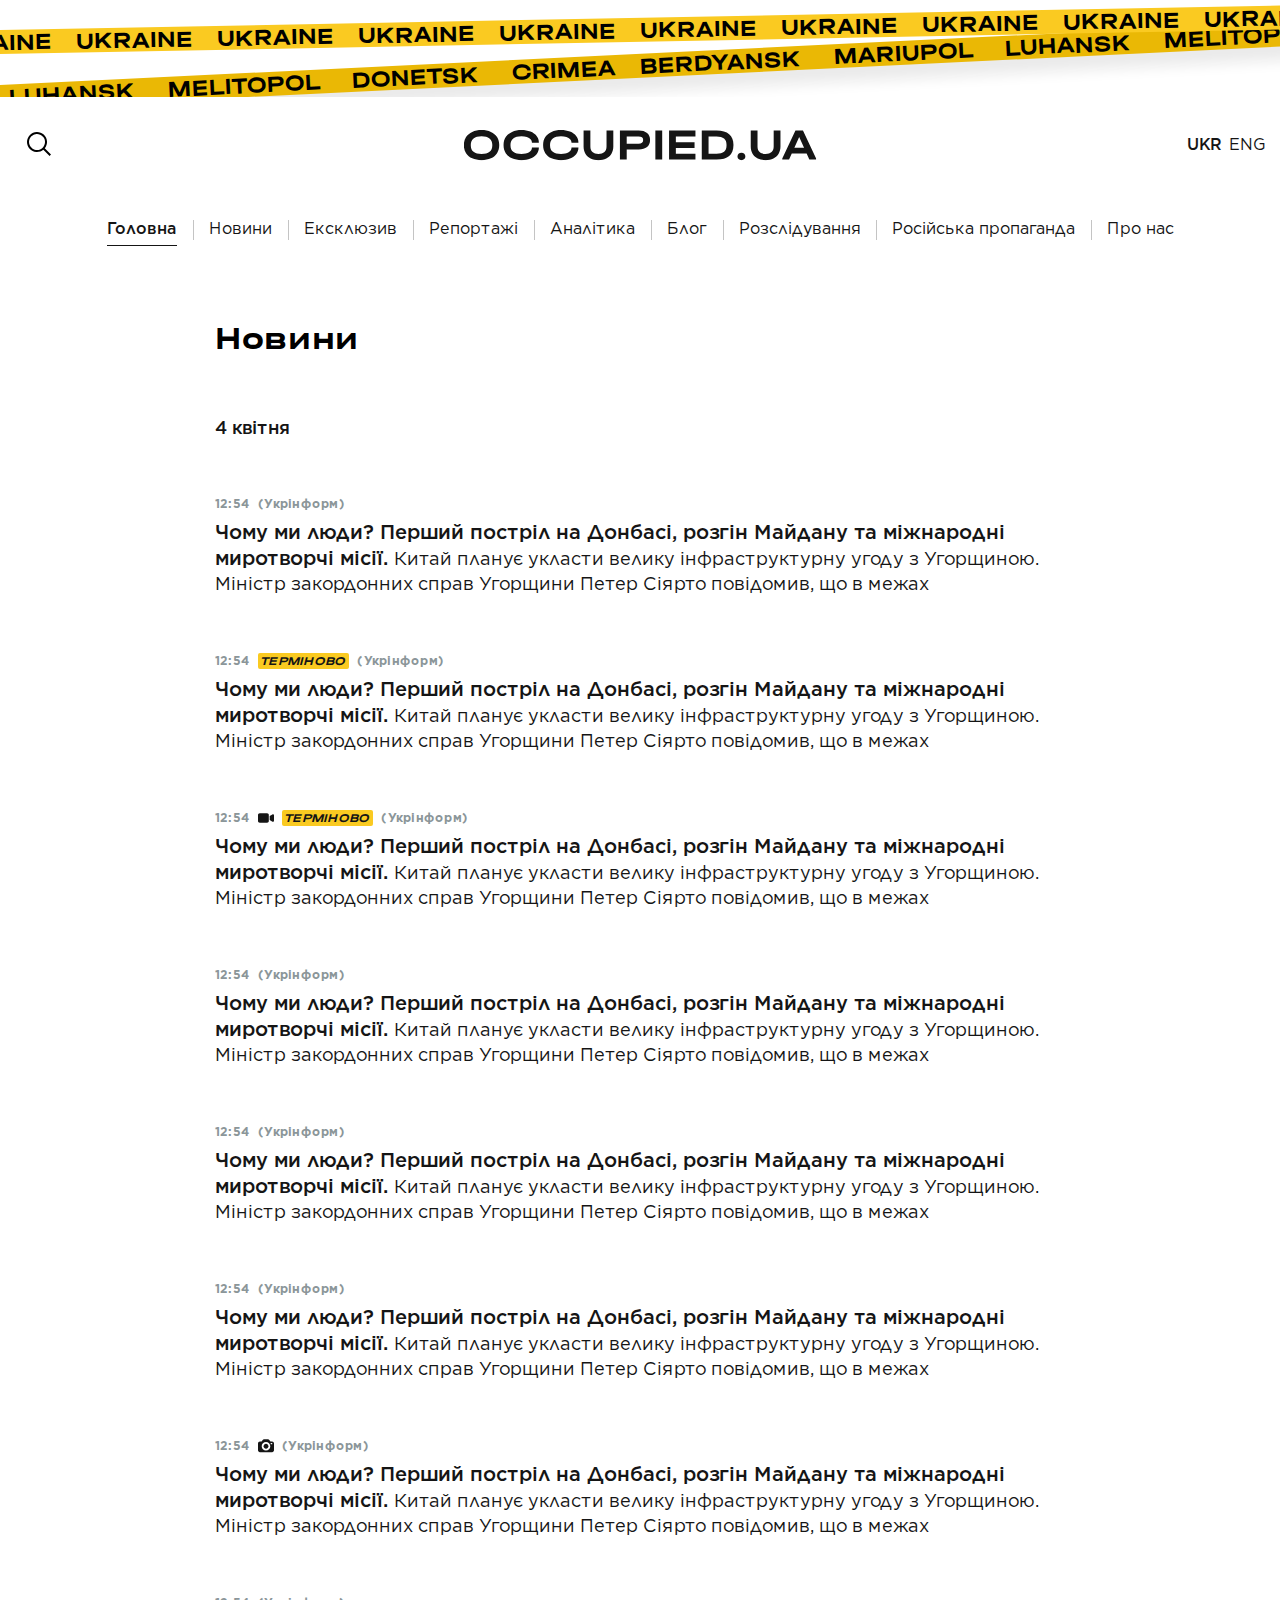
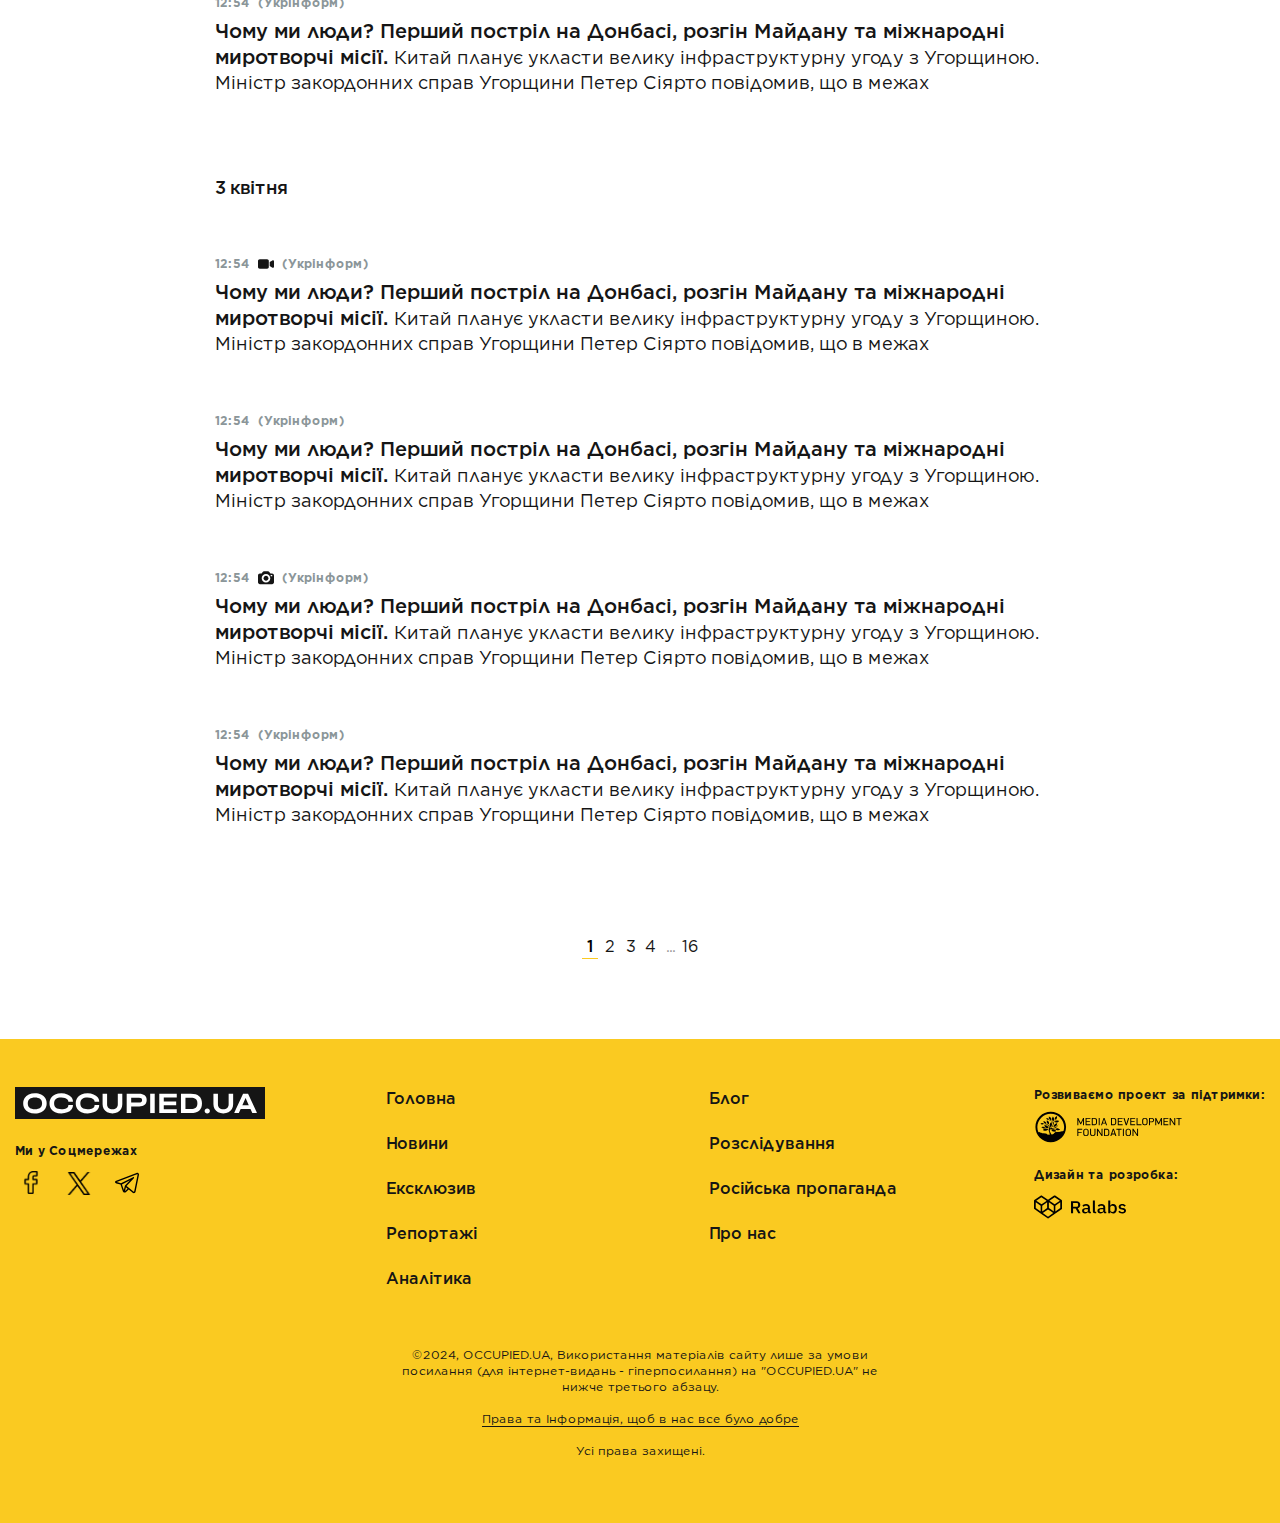
<file: news.html>
<!doctype html>
<html lang="ua">
  <head>
  <style>html { opacity: 0; }</style>
  <meta charset="UTF-8">
  <meta http-equiv="X-UA-Compatible" content="IE=edge">
  <meta name="viewport" content="width=device-width,initial-scale=1">
  <title>Новини</title>

  <link rel="shortcut icon" href="favicon.ico" type="image/x-icon">
  <link rel="stylesheet" href="css/main.min.css?_v=20240613184355">

  <script defer="defer" src="js/main.min.js?_v=20240613184355"></script>
</head>


  <body>
    
    <header class="header">
  <div class="title-tape title-tape--head">
    <div class="signal-tape" data-tape-text="Ukraine"></div>
    <div class="signal-tape" data-tape-text="Berdyansk Mariupol Luhansk Melitopol Donetsk Crimea"></div>
  </div>

  <div class="container">
    <div class="header__row">
      <input type="checkbox" id="mobile-menu">
<label class="menu-hamburger" for="mobile-menu">
  <span class="menu-hamburger__line"></span>
</label>

<div class="mobile-menu">
  <div class="wrapper">
    <form class="mobile-search-bar" action="/search.html" method="get" aria-label="search bar form">
  <label for="search" hidden="hidden">Пошук</label>
  <input type="text" name="search" id="search" placeholder="Пошук" aria-label="search bar input" required>

  <button type="submit" class="mobile-search-bar__submit" aria-label="search bar submit button">
    <span class="icon icon-search"></span>
  </button>
</form>
    <nav class="mobile-navigation">
      <ul class="menu__list">
        <li class="menu__item">
          <a href="./news.html" class="menu__link" title="Перейти до розділу Новини">
            Новини
          </a>
        </li>
        <li class="menu__item">
          <a href="./exclusive.html" class="menu__link" title="Перейти до розділу Ексклюзив">
            Ексклюзив
          </a>
        </li>
        <li class="menu__item">
          <a href="./reportages.html" class="menu__link" title="Перейти до розділу Репортажі">
            Репортажі
          </a>
        </li>
        <li class="menu__item">
          <a href="./analytics.html" class="menu__link" title="Перейти до розділу Аналітика">
            Аналітика
          </a>
        </li>
        <li class="menu__item">
          <a href="./blog.html" class="menu__link" title="Перейти до розділу Блог">
            Блог
          </a>
        </li>
        <li class="menu__item">
          <a href="./investigations.html" class="menu__link" title="Перейти до розділу Розслідування">
            Розслідування
          </a>
        </li>
        <li class="menu__item">
          <a href="./russian-propaganda.html" class="menu__link" title="Перейти до розділу Російська пропаганда">
            Російська пропаганда
          </a>
        </li>
        <li class="menu__item">
          <a href="./about-us.html" class="menu__link" title="Перейти до сторінки Про нас">
            Про нас
          </a>
        </li>
      </ul>
    </nav>

    <div class="mobile-menu__footer">
      
      <ul class="social-media-list">
        <li class="social-media-list__item">
          <a class="social-media-list__link" href="#" title="Facebook" target="_blank">
            <span class="icon icon-facebook"></span>
          </a>
        </li>
        <li class="social-media-list__item">
          <a class="social-media-list__link" href="#" title="Telegram" target="_blank">
            <span class="icon icon-telegram"></span>
          </a>
        </li>
        <li class="social-media-list__item">
          <a class="social-media-list__link" href="#" title="twitter" target="_blank">
            <span class="icon icon-twitter"></span>
          </a>
        </li>
      </ul>
    </div>
  </div>
</div>

      <div class="header__search">
        <form class="search-bar" action="/search.html" method="get">
    <button type="button" class="search-bar__btn-open">
        <span class="icon icon-search">
        </span>
    </button>

    <div class="search-bar__input">
        <button type="submit" class="search-bar__input__submit">
            <span class="icon icon-search">
            </span>
        </button>
        <label for="search" hidden="hidden">Пошук</label>
        <input type="text" name="search" id="search" placeholder="Пошук" required>
        <button type="button" class="search-bar__btn-close">
            &#x2715;
        </button>
    </div>
</form>
      </div>

      <a href="/" class="logo header__logo" title="Перейти на головну">
        <img src="./images/logo.svg" alt="Вільне Радіо лого">
      </a>

      <div class="header__buttons">

        <div class="header__language" aria-label="Перемикач мови веб сторінки">
          <a href="#" title="Поточна мова вебсайту: Ukr" class="header__language__link header__language__link--current">
            Ukr
          </a>

          <a href="#" title="Click here to change language of the website to english" class="header__language__link">Eng</a>
        </div>

        <a href="#" title="Підтримати occupied.ua" target="_blank" rel="noopener noreferrer nofollow" class="button button--donation">
          <span class="icon icon-donation"></span> 
          
          <span class="text">
            Підтримати
          </span>
        </a>
      </div>
    </div>

    <div class="header__row header__row--nav">

      <nav class="main-navigation">
  <ul class="menu__list">
    <li class="menu__item current-menu-item">
      <a href="/" class="menu__link" title="Перейти до головної сторінки">
        Головна
      </a>
    </li>
    <li class="menu__item">
      <a href="./news.html" class="menu__link" title="Перейти до розділу Новини">
        Новини
      </a>
    </li>
    <li class="menu__item">
      <a href="./exclusive.html" class="menu__link" title="Перейти до розділу Ексклюзив">
        Ексклюзив
      </a>
    </li>
    <li class="menu__item">
      <a href="./reportages.html" class="menu__link" title="Перейти до розділу Репортажі">
        Репортажі
      </a>
    </li>
    <li class="menu__item">
      <a href="./analytics.html" class="menu__link" title="Перейти до розділу Аналітика">
        Аналітика
      </a>
    </li>
    <li class="menu__item">
      <a href="./blog.html" class="menu__link" title="Перейти до розділу Блог">
        Блог
      </a>
    </li>
    <li class="menu__item">
      <a href="./investigations.html" class="menu__link" title="Перейти до розділу Розслідування">
        Розслідування
      </a>
    </li>
    <li class="menu__item">
      <a href="./russian-propaganda.html" class="menu__link" title="Перейти до розділу Російська пропаганда">
        Російська пропаганда
      </a>
    </li>
    <li class="menu__item">
      <a href="./about-us.html" class="menu__link" title="Перейти до сторінки Про нас">
        Про нас
      </a>
    </li>

    
  </ul>
</nav>
      
    </div>
  </div>
</header>

    <main class="page">
      <div data-observ></div>

      <section class="news">
        <div class="container">
          
<div class="page__header">
  <h1 class="page__heading">Новини</h1>
</div>

          <div class="news--container">
            <div class="latest-articles news__result">
              <ul class="latest-articles__list">
                <time class="latest-articles__date-divider" datetime="2024-04-04">4  квітня</time>

                <li>
  
  <article class="latest-article" data-tag="@@data-tag">
    <a href="/post-page.html" class="latest-article__card" title="title">
      <div class="latest-article__timestamps timestamps">
        <time datetime="2024-02-14 12:54">12:54</time>

        <div class="tags tags--latest-article">
          @@tag
        </div>

        <span class="timestamps__partner">(Укрінформ)</span>
      </div>

      <header class="latest-article__heading">
        <h3 class="latest-article__title">
          Чому ми люди? Перший постріл на Донбасі, розгін Майдану та міжнародні миротворчі місії.
        </h3>

        <span class="latest-article__description">
          Китай планує укласти велику інфраструктурну угоду з Угорщиною. Міністр закордонних справ Угорщини Петер Сіярто повідомив, що в межах
        </span>
      </header>
    </a>
  </article>
</li>

                <li>
  
  <article class="latest-article" data-tag="true">
    <a href="/post-page.html" class="latest-article__card" title="title">
      <div class="latest-article__timestamps timestamps">
        <time datetime="2024-02-14 12:54">12:54</time>

        <div class="tags tags--latest-article">
          <span class="tag" data-tag="yellow">терміново</span>
        </div>

        <span class="timestamps__partner">(Укрінформ)</span>
      </div>

      <header class="latest-article__heading">
        <h3 class="latest-article__title">
          Чому ми люди? Перший постріл на Донбасі, розгін Майдану та міжнародні миротворчі місії.
        </h3>

        <span class="latest-article__description">
          Китай планує укласти велику інфраструктурну угоду з Угорщиною. Міністр закордонних справ Угорщини Петер Сіярто повідомив, що в межах
        </span>
      </header>
    </a>
  </article>
</li>
                
                <li>
  
  <article class="latest-article" data-tag="true">
    <a href="/post-page.html" class="latest-article__card" title="title">
      <div class="latest-article__timestamps timestamps">
        <time datetime="2024-02-14 12:54">12:54</time>

        <div class="tags tags--latest-article">
          <span class="icon icon-tag icon-video" title="article contains video"></span><span class="tag" data-tag="yellow">терміново</span>
        </div>

        <span class="timestamps__partner">(Укрінформ)</span>
      </div>

      <header class="latest-article__heading">
        <h3 class="latest-article__title">
          Чому ми люди? Перший постріл на Донбасі, розгін Майдану та міжнародні миротворчі місії.
        </h3>

        <span class="latest-article__description">
          Китай планує укласти велику інфраструктурну угоду з Угорщиною. Міністр закордонних справ Угорщини Петер Сіярто повідомив, що в межах
        </span>
      </header>
    </a>
  </article>
</li>
                
                <li>
  
  <article class="latest-article" data-tag="@@data-tag">
    <a href="/post-page.html" class="latest-article__card" title="title">
      <div class="latest-article__timestamps timestamps">
        <time datetime="2024-02-14 12:54">12:54</time>

        <div class="tags tags--latest-article">
          @@tag
        </div>

        <span class="timestamps__partner">(Укрінформ)</span>
      </div>

      <header class="latest-article__heading">
        <h3 class="latest-article__title">
          Чому ми люди? Перший постріл на Донбасі, розгін Майдану та міжнародні миротворчі місії.
        </h3>

        <span class="latest-article__description">
          Китай планує укласти велику інфраструктурну угоду з Угорщиною. Міністр закордонних справ Угорщини Петер Сіярто повідомив, що в межах
        </span>
      </header>
    </a>
  </article>
</li>
                
                <li>
  
  <article class="latest-article" data-tag="@@data-tag">
    <a href="/post-page.html" class="latest-article__card" title="title">
      <div class="latest-article__timestamps timestamps">
        <time datetime="2024-02-14 12:54">12:54</time>

        <div class="tags tags--latest-article">
          @@tag
        </div>

        <span class="timestamps__partner">(Укрінформ)</span>
      </div>

      <header class="latest-article__heading">
        <h3 class="latest-article__title">
          Чому ми люди? Перший постріл на Донбасі, розгін Майдану та міжнародні миротворчі місії.
        </h3>

        <span class="latest-article__description">
          Китай планує укласти велику інфраструктурну угоду з Угорщиною. Міністр закордонних справ Угорщини Петер Сіярто повідомив, що в межах
        </span>
      </header>
    </a>
  </article>
</li>
                
                <li>
  
  <article class="latest-article" data-tag="@@data-tag">
    <a href="/post-page.html" class="latest-article__card" title="title">
      <div class="latest-article__timestamps timestamps">
        <time datetime="2024-02-14 12:54">12:54</time>

        <div class="tags tags--latest-article">
          @@tag
        </div>

        <span class="timestamps__partner">(Укрінформ)</span>
      </div>

      <header class="latest-article__heading">
        <h3 class="latest-article__title">
          Чому ми люди? Перший постріл на Донбасі, розгін Майдану та міжнародні миротворчі місії.
        </h3>

        <span class="latest-article__description">
          Китай планує укласти велику інфраструктурну угоду з Угорщиною. Міністр закордонних справ Угорщини Петер Сіярто повідомив, що в межах
        </span>
      </header>
    </a>
  </article>
</li>
                
                <li>
  
  <article class="latest-article" data-tag="true">
    <a href="/post-page.html" class="latest-article__card" title="title">
      <div class="latest-article__timestamps timestamps">
        <time datetime="2024-02-14 12:54">12:54</time>

        <div class="tags tags--latest-article">
          <span class="icon icon-tag icon-photo" title="article is based on photo"></span>
        </div>

        <span class="timestamps__partner">(Укрінформ)</span>
      </div>

      <header class="latest-article__heading">
        <h3 class="latest-article__title">
          Чому ми люди? Перший постріл на Донбасі, розгін Майдану та міжнародні миротворчі місії.
        </h3>

        <span class="latest-article__description">
          Китай планує укласти велику інфраструктурну угоду з Угорщиною. Міністр закордонних справ Угорщини Петер Сіярто повідомив, що в межах
        </span>
      </header>
    </a>
  </article>
</li>
                
                <li>
  
  <article class="latest-article" data-tag="@@data-tag">
    <a href="/post-page.html" class="latest-article__card" title="title">
      <div class="latest-article__timestamps timestamps">
        <time datetime="2024-02-14 12:54">12:54</time>

        <div class="tags tags--latest-article">
          @@tag
        </div>

        <span class="timestamps__partner">(Укрінформ)</span>
      </div>

      <header class="latest-article__heading">
        <h3 class="latest-article__title">
          Чому ми люди? Перший постріл на Донбасі, розгін Майдану та міжнародні миротворчі місії.
        </h3>

        <span class="latest-article__description">
          Китай планує укласти велику інфраструктурну угоду з Угорщиною. Міністр закордонних справ Угорщини Петер Сіярто повідомив, що в межах
        </span>
      </header>
    </a>
  </article>
</li>
                
                <time class="latest-articles__date-divider" datetime="2024-04-03">3 квітня</time>

                <li>
  
  <article class="latest-article" data-tag="true">
    <a href="/post-page.html" class="latest-article__card" title="title">
      <div class="latest-article__timestamps timestamps">
        <time datetime="2024-02-14 12:54">12:54</time>

        <div class="tags tags--latest-article">
          <span class="icon icon-tag icon-video" title="article contains video"></span>
        </div>

        <span class="timestamps__partner">(Укрінформ)</span>
      </div>

      <header class="latest-article__heading">
        <h3 class="latest-article__title">
          Чому ми люди? Перший постріл на Донбасі, розгін Майдану та міжнародні миротворчі місії.
        </h3>

        <span class="latest-article__description">
          Китай планує укласти велику інфраструктурну угоду з Угорщиною. Міністр закордонних справ Угорщини Петер Сіярто повідомив, що в межах
        </span>
      </header>
    </a>
  </article>
</li>
                
                <li>
  
  <article class="latest-article" data-tag="@@data-tag">
    <a href="/post-page.html" class="latest-article__card" title="title">
      <div class="latest-article__timestamps timestamps">
        <time datetime="2024-02-14 12:54">12:54</time>

        <div class="tags tags--latest-article">
          @@tag
        </div>

        <span class="timestamps__partner">(Укрінформ)</span>
      </div>

      <header class="latest-article__heading">
        <h3 class="latest-article__title">
          Чому ми люди? Перший постріл на Донбасі, розгін Майдану та міжнародні миротворчі місії.
        </h3>

        <span class="latest-article__description">
          Китай планує укласти велику інфраструктурну угоду з Угорщиною. Міністр закордонних справ Угорщини Петер Сіярто повідомив, що в межах
        </span>
      </header>
    </a>
  </article>
</li>
                
                <li>
  
  <article class="latest-article" data-tag="true">
    <a href="/post-page.html" class="latest-article__card" title="title">
      <div class="latest-article__timestamps timestamps">
        <time datetime="2024-02-14 12:54">12:54</time>

        <div class="tags tags--latest-article">
          <span class="icon icon-tag icon-photo" title="article is based on photo"></span>
        </div>

        <span class="timestamps__partner">(Укрінформ)</span>
      </div>

      <header class="latest-article__heading">
        <h3 class="latest-article__title">
          Чому ми люди? Перший постріл на Донбасі, розгін Майдану та міжнародні миротворчі місії.
        </h3>

        <span class="latest-article__description">
          Китай планує укласти велику інфраструктурну угоду з Угорщиною. Міністр закордонних справ Угорщини Петер Сіярто повідомив, що в межах
        </span>
      </header>
    </a>
  </article>
</li>
                
                <li>
  
  <article class="latest-article" data-tag="@@data-tag">
    <a href="/post-page.html" class="latest-article__card" title="title">
      <div class="latest-article__timestamps timestamps">
        <time datetime="2024-02-14 12:54">12:54</time>

        <div class="tags tags--latest-article">
          @@tag
        </div>

        <span class="timestamps__partner">(Укрінформ)</span>
      </div>

      <header class="latest-article__heading">
        <h3 class="latest-article__title">
          Чому ми люди? Перший постріл на Донбасі, розгін Майдану та міжнародні миротворчі місії.
        </h3>

        <span class="latest-article__description">
          Китай планує укласти велику інфраструктурну угоду з Угорщиною. Міністр закордонних справ Угорщини Петер Сіярто повідомив, що в межах
        </span>
      </header>
    </a>
  </article>
</li>
              </ul>

              <button type="button" class="button button--primary pagination__button">Завантажити ще</button>

<nav class="pagination" aria-label="articles navigation">
    <ul class="pagination__list">
        

        <li class="pagination__item pagination__item--active">
            <a class="pagination__link" href="?page=1" title="Page 1">
                
                1
            </a>
        </li>
        <li class="pagination__item">
            <a class="pagination__link" href="?page=2" title="Page 2">
                
                2
            </a>
        </li>
        <li class="pagination__item">
            <a class="pagination__link" href="?page=3" title="Page 3">
                
                3
            </a>
        </li>
        <li class="pagination__item">
            <a class="pagination__link" href="?page=4" title="Page 4">
                
                4
            </a>
        </li>
        <li class="pagination__item pagination__item--disabled">
            <a class="pagination__link" href="?page=5" title="Page 5">
                
                ...
            </a>
        </li>
        <li class="pagination__item">
            <a class="pagination__link" href="?page=6" title="Page 6">
                
                16
            </a>
        </li>

        
    </ul>
</nav>
            </div>
          </div>
        </div>
      </section>
    </main>
    
    <footer class="footer">

  <div class="container">
    <div class="footer__row">
      <div class="footer__info">
        <div class="footer__logo-box">
          <a href="/" class="logo footer__logo" title="Перейти на головну">
            <img src="./images/logo-footer.svg" alt="Footer Logo">
          </a>
        </div>

        <div class="social-links-desktop" data-placeholder="desktop">
          <h6>Ми у Соцмережах</h6>

          <ul class="social-media-list">
            <li class="social-media-list__item">
              <a class="social-media-list__link" href="#" title="Facebook" target="_blank">
                <span class="icon icon-facebook"></span>
              </a>
            </li>
            <li class="social-media-list__item">
              <a class="social-media-list__link" href="#" title="twitter" target="_blank">
                <span class="icon icon-twitter"></span>
              </a>
            </li>
            <li class="social-media-list__item">
              <a class="social-media-list__link" href="#" title="Telegram" target="_blank">
                <span class="icon icon-telegram"></span>
              </a>
            </li>
          </ul>
        </div>
      </div>

      <nav class="footer__navigation">
        <ul class="menu__list">
          <li class="menu__item current-menu-item">
            <a href="/" class="menu__link" title="Перейти до головної сторінки">
              Головна
            </a>
          </li>
          <li class="menu__item">
            <a href="./news.html" class="menu__link" title="Перейти до розділу Новини">
              Новини
            </a>
          </li>
          <li class="menu__item">
            <a href="./exclusive.html" class="menu__link" title="Перейти до розділу Ексклюзив">
              Ексклюзив
            </a>
          </li>
          <li class="menu__item">
            <a href="./reportages.html" class="menu__link" title="Перейти до розділу Репортажі">
              Репортажі
            </a>
          </li>
          <li class="menu__item">
            <a href="./analytics.html" class="menu__link" title="Перейти до розділу Аналітика">
              Аналітика
            </a>
          </li>
        </ul>

        <ul class="menu__list">
          <li class="menu__item">
            <a href="./blog.html" class="menu__link" title="Перейти до розділу Блог">
              Блог
            </a>
          </li>
          <li class="menu__item">
            <a href="./investigations.html" class="menu__link" title="Перейти до розділу Розслідування">
              Розслідування
            </a>
          </li>
          <li class="menu__item">
            <a href="./russian-propaganda.html" class="menu__link" title="Перейти до розділу Російська пропаганда">
              Російська пропаганда
            </a>
          </li>
          <li class="menu__item">
            <a href="./about-us.html" class="menu__link" title="Перейти до сторінки Про нас">
              Про нас
            </a>
          </li>
        </ul>
      </nav>

      <div class="footer__info footer__info--end">
        <div class="social-links-mobile" data-placeholder="mobile"></div>

        <div>
          <h6>
            Розвиваємо проект за підтримки:
          </h6>
          <a href="https://www.mediadevelopmentfoundation.org" title="Media Development Foundation" target="_blank">
            <img src="./images/media-dev-logo.svg" loading="lazy" alt="Media Development Foundation">
          </a>
        </div>
        
        <div class="creator">
          <h6>
            Дизайн та розробка:
          </h6>
          <a href="https://ralabs.org" title="Ralabs" target="_blank">
            <img src="./images/ralabs-logo.svg" loading="lazy" alt="Ralabs Logo">
          </a>
        </div>
      </div>
    </div>

    <div class="footer__rights">
      <p>
        &copy;2024, OCCUPIED.UA, Використання матеріалів сайту лише за умови посилання (для інтернет-видань - гіперпосилання) на "OCCUPIED.UA" не нижче третього абзацу.
        <br>
        <br>
        <a class="text-underline" href="#" title="Права та інформація">
          Права та Інформація, щоб в нас все було добре
        </a>
        <br>
        <br>
        Усі права захищені.
      </p>
    </div>

    <div id="creator-space"></div>
  </div>
</footer>
  </body>
</html>
</file>
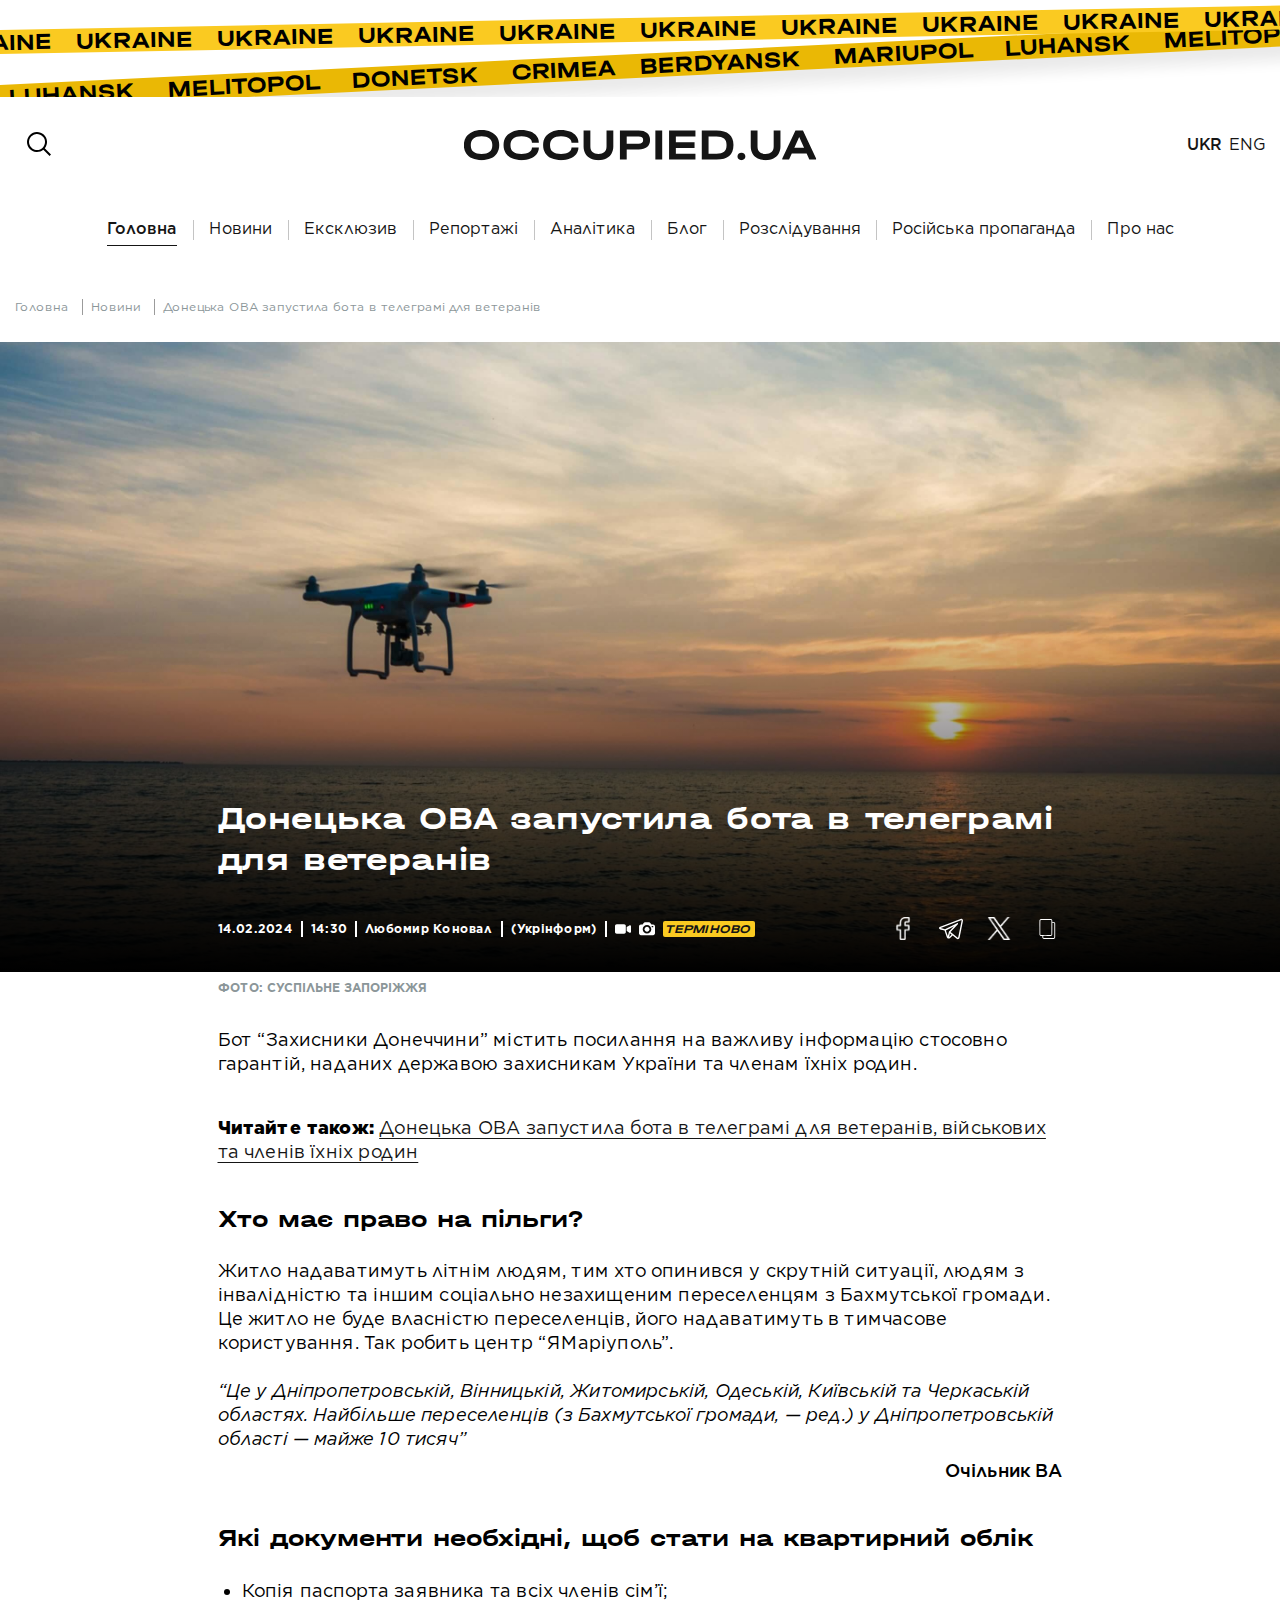
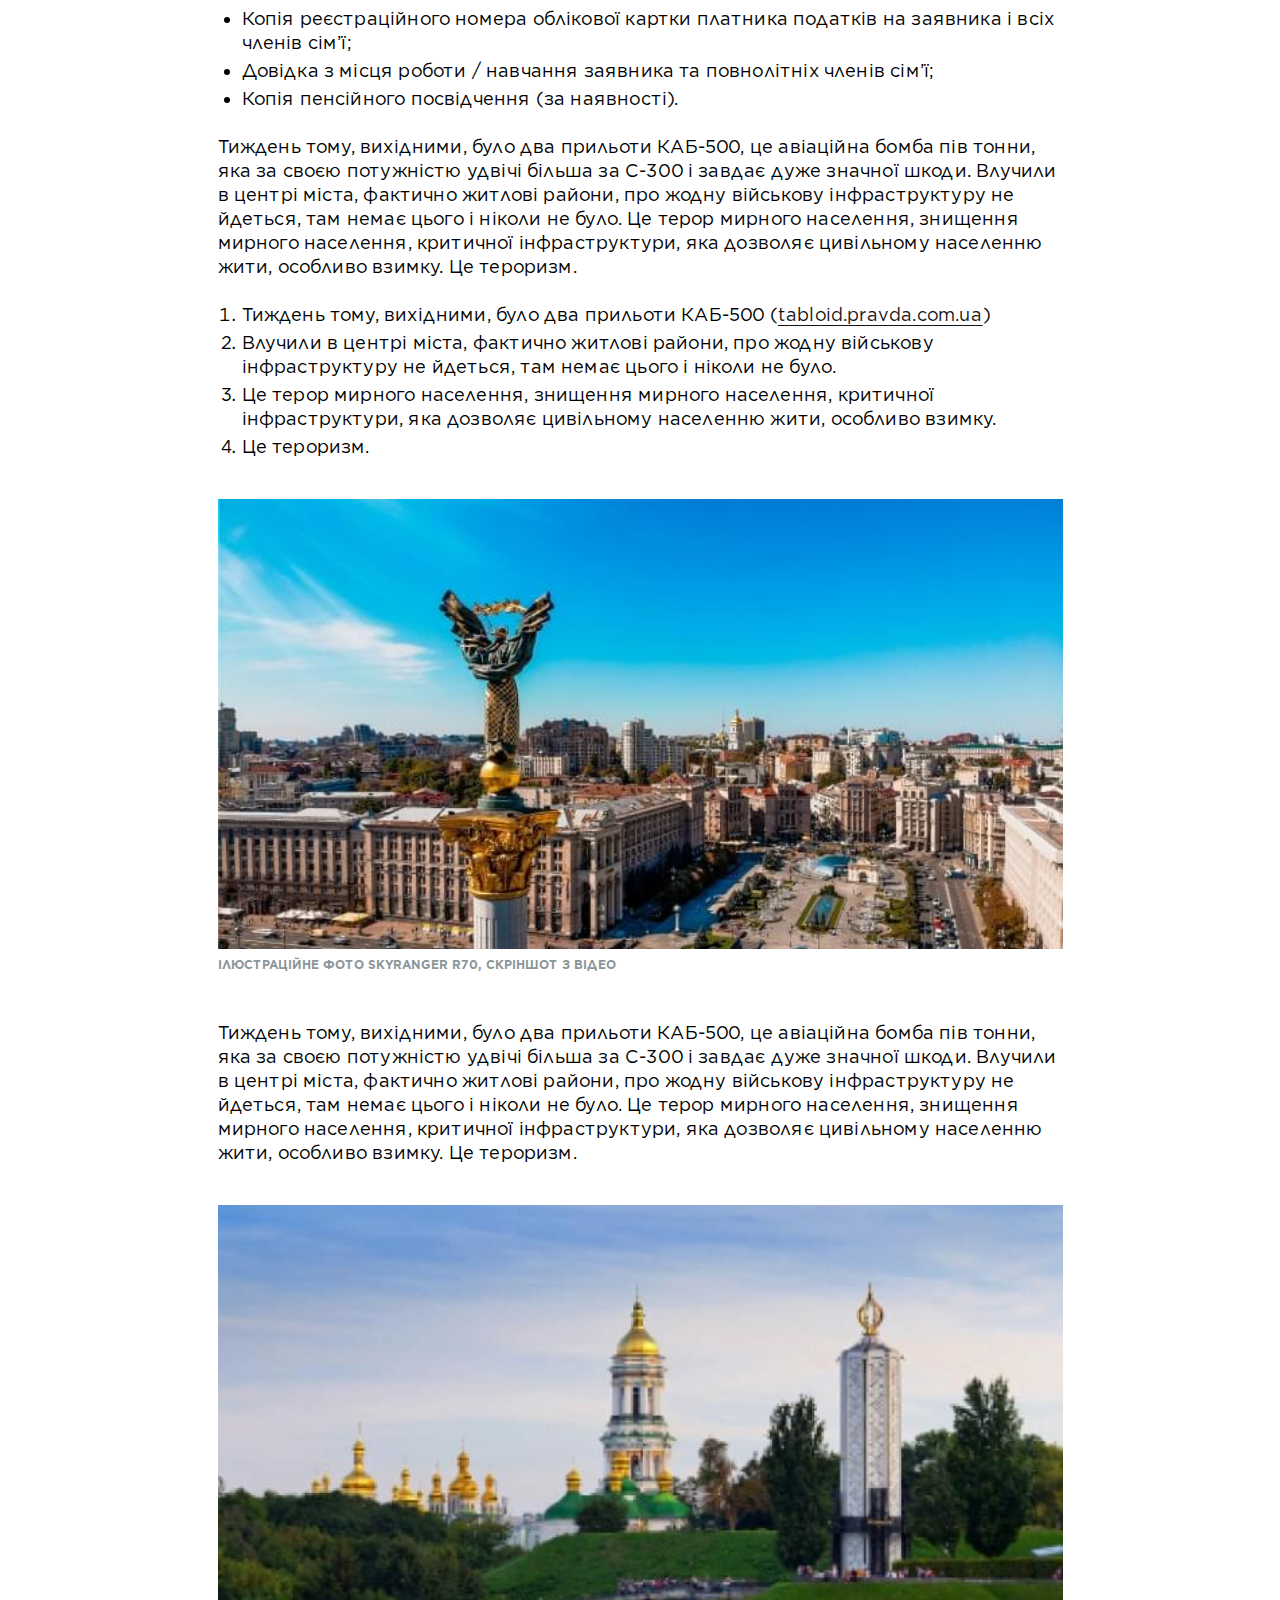
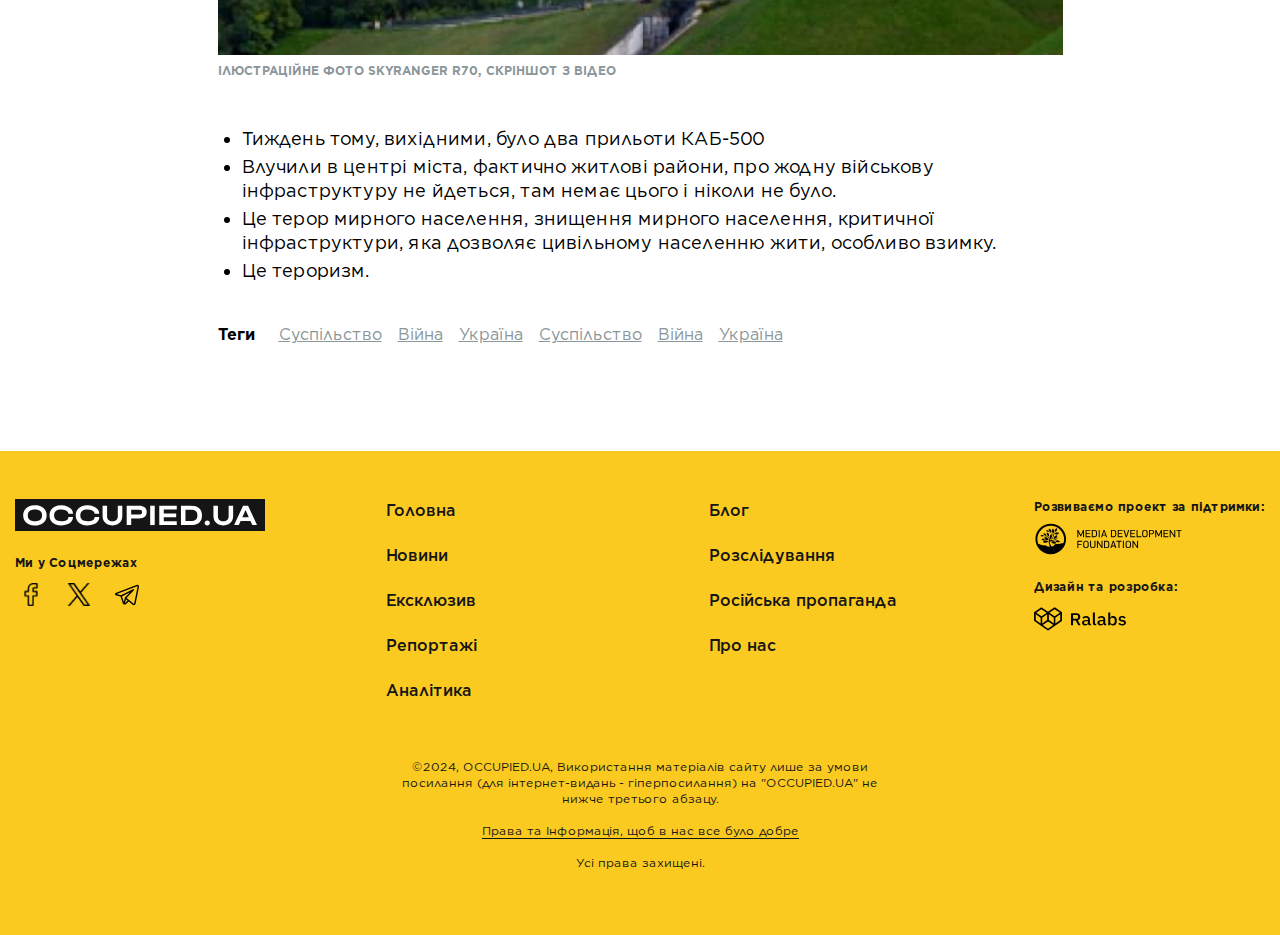
<file: post-page.html>
<!doctype html>
<html lang="ua">
  <head>
  <style>html { opacity: 0; }</style>
  <meta charset="UTF-8">
  <meta http-equiv="X-UA-Compatible" content="IE=edge">
  <meta name="viewport" content="width=device-width,initial-scale=1">
  <title>Публікація</title>

  <link rel="shortcut icon" href="favicon.ico" type="image/x-icon">
  <link rel="stylesheet" href="css/main.min.css?_v=20240613184355">

  <script defer="defer" src="js/main.min.js?_v=20240613184355"></script>
</head>


  <body>
    
    <header class="header">
  <div class="title-tape title-tape--head">
    <div class="signal-tape" data-tape-text="Ukraine"></div>
    <div class="signal-tape" data-tape-text="Berdyansk Mariupol Luhansk Melitopol Donetsk Crimea"></div>
  </div>

  <div class="container">
    <div class="header__row">
      <input type="checkbox" id="mobile-menu">
<label class="menu-hamburger" for="mobile-menu">
  <span class="menu-hamburger__line"></span>
</label>

<div class="mobile-menu">
  <div class="wrapper">
    <form class="mobile-search-bar" action="/search.html" method="get" aria-label="search bar form">
  <label for="search" hidden="hidden">Пошук</label>
  <input type="text" name="search" id="search" placeholder="Пошук" aria-label="search bar input" required>

  <button type="submit" class="mobile-search-bar__submit" aria-label="search bar submit button">
    <span class="icon icon-search"></span>
  </button>
</form>
    <nav class="mobile-navigation">
      <ul class="menu__list">
        <li class="menu__item">
          <a href="./news.html" class="menu__link" title="Перейти до розділу Новини">
            Новини
          </a>
        </li>
        <li class="menu__item">
          <a href="./exclusive.html" class="menu__link" title="Перейти до розділу Ексклюзив">
            Ексклюзив
          </a>
        </li>
        <li class="menu__item">
          <a href="./reportages.html" class="menu__link" title="Перейти до розділу Репортажі">
            Репортажі
          </a>
        </li>
        <li class="menu__item">
          <a href="./analytics.html" class="menu__link" title="Перейти до розділу Аналітика">
            Аналітика
          </a>
        </li>
        <li class="menu__item">
          <a href="./blog.html" class="menu__link" title="Перейти до розділу Блог">
            Блог
          </a>
        </li>
        <li class="menu__item">
          <a href="./investigations.html" class="menu__link" title="Перейти до розділу Розслідування">
            Розслідування
          </a>
        </li>
        <li class="menu__item">
          <a href="./russian-propaganda.html" class="menu__link" title="Перейти до розділу Російська пропаганда">
            Російська пропаганда
          </a>
        </li>
        <li class="menu__item">
          <a href="./about-us.html" class="menu__link" title="Перейти до сторінки Про нас">
            Про нас
          </a>
        </li>
      </ul>
    </nav>

    <div class="mobile-menu__footer">
      
      <ul class="social-media-list">
        <li class="social-media-list__item">
          <a class="social-media-list__link" href="#" title="Facebook" target="_blank">
            <span class="icon icon-facebook"></span>
          </a>
        </li>
        <li class="social-media-list__item">
          <a class="social-media-list__link" href="#" title="Telegram" target="_blank">
            <span class="icon icon-telegram"></span>
          </a>
        </li>
        <li class="social-media-list__item">
          <a class="social-media-list__link" href="#" title="twitter" target="_blank">
            <span class="icon icon-twitter"></span>
          </a>
        </li>
      </ul>
    </div>
  </div>
</div>

      <div class="header__search">
        <form class="search-bar" action="/search.html" method="get">
    <button type="button" class="search-bar__btn-open">
        <span class="icon icon-search">
        </span>
    </button>

    <div class="search-bar__input">
        <button type="submit" class="search-bar__input__submit">
            <span class="icon icon-search">
            </span>
        </button>
        <label for="search" hidden="hidden">Пошук</label>
        <input type="text" name="search" id="search" placeholder="Пошук" required>
        <button type="button" class="search-bar__btn-close">
            &#x2715;
        </button>
    </div>
</form>
      </div>

      <a href="/" class="logo header__logo" title="Перейти на головну">
        <img src="./images/logo.svg" alt="Вільне Радіо лого">
      </a>

      <div class="header__buttons">

        <div class="header__language" aria-label="Перемикач мови веб сторінки">
          <a href="#" title="Поточна мова вебсайту: Ukr" class="header__language__link header__language__link--current">
            Ukr
          </a>

          <a href="#" title="Click here to change language of the website to english" class="header__language__link">Eng</a>
        </div>

        <a href="#" title="Підтримати occupied.ua" target="_blank" rel="noopener noreferrer nofollow" class="button button--donation">
          <span class="icon icon-donation"></span> 
          
          <span class="text">
            Підтримати
          </span>
        </a>
      </div>
    </div>

    <div class="header__row header__row--nav">

      <nav class="main-navigation">
  <ul class="menu__list">
    <li class="menu__item current-menu-item">
      <a href="/" class="menu__link" title="Перейти до головної сторінки">
        Головна
      </a>
    </li>
    <li class="menu__item">
      <a href="./news.html" class="menu__link" title="Перейти до розділу Новини">
        Новини
      </a>
    </li>
    <li class="menu__item">
      <a href="./exclusive.html" class="menu__link" title="Перейти до розділу Ексклюзив">
        Ексклюзив
      </a>
    </li>
    <li class="menu__item">
      <a href="./reportages.html" class="menu__link" title="Перейти до розділу Репортажі">
        Репортажі
      </a>
    </li>
    <li class="menu__item">
      <a href="./analytics.html" class="menu__link" title="Перейти до розділу Аналітика">
        Аналітика
      </a>
    </li>
    <li class="menu__item">
      <a href="./blog.html" class="menu__link" title="Перейти до розділу Блог">
        Блог
      </a>
    </li>
    <li class="menu__item">
      <a href="./investigations.html" class="menu__link" title="Перейти до розділу Розслідування">
        Розслідування
      </a>
    </li>
    <li class="menu__item">
      <a href="./russian-propaganda.html" class="menu__link" title="Перейти до розділу Російська пропаганда">
        Російська пропаганда
      </a>
    </li>
    <li class="menu__item">
      <a href="./about-us.html" class="menu__link" title="Перейти до сторінки Про нас">
        Про нас
      </a>
    </li>

    
  </ul>
</nav>
      
    </div>
  </div>
</header>

    <main class="page">
      <div data-observ></div>

      <div class="container">
        <div class="breadcrumbs">
          <nav aria-label="breadcrumb">
            <ol class="breadcrumbs__list">
              <li class="breadcrumbs__item">
                <a href="/index.html" class="breadcrumbs__link" title="Перейти на сторінку: Головна">
                  Головна
                </a>
              </li>
              <li class="breadcrumbs__item">
                <a href="/news.html" class="breadcrumbs__link" title="Перейти на сторінку: Новини">
                  Новини
                </a>
              </li>
  
              <li class="breadcrumbs__item breadcrumbs__item--active" aria-current="page">
                Донецька ОВА запустила бота в телеграмі для ветеранів
              </li>
            </ol>
          </nav>
        </div>
      </div>

      <section class="post">

        <div class="container post--container">
          <div class="post__result">
            <div class="post__hat post__hat--with-cover">
              <figure class="post__hat--with-cover__figure" data-type="popup-1">
                <picture class="post__hat--with-cover__picture">
                  <img class="post__hat--with-cover__img" src="./images/placeholders/2kto2kfullsizeimage.jpg" alt="Post image">
                </picture>

                <figcaption>Фото: Суспільне Запоріжжя</figcaption>
                
                <div class="popup popup--figure" data-popup="popup-1" data-close-overlay>
                  <div class="popup__wrapper" data-close-overlay>
                    <div class="popup__content">
                      <button class="button-close popup__close" type="button">x</button>
                      <div class="popup__body">
                        <figure>
                          <picture>
                            <img src="./images/placeholders/2kto2kfullsizeimage.jpg" alt="Post image">
                          </picture>

                          <figcaption>Фото: Суспільне Запоріжжя</figcaption>
                        </figure>
                      </div>
                    </div>
                  </div>
                </div>
              </figure>

              <header class="page__header">
                <h1 class="page__heading">
                  Донецька ОВА запустила бота в телеграмі для ветеранів
                </h1>

                <div class="timestamps">
                  <time datetime="14.02.2024 14:30">
                    <span class="timestamps__date">14.02.2024</span>
                    <span class="timestamps__time">14:30</span>
                  </time>

                  <a class="authors-name" href="/author.html" class="authors-link" title="Перейти на сторінку автора">
                    Любомир Коновал
                  </a>

                  <a class="authors-media" href="#" class="authors-link" title="Перейти на сторінку автора" target="_blank">
                    (Укрінформ)
                  </a>

                  <div class="tags">  
                    <span class="icon icon-tag icon-video" title="article contains video"></span>

                    <span class="icon icon-tag icon-photo" title="article is based on photo"></span>

                    <span class="tag" data-tag="yellow">терміново</span>
                  </div>

                  <ul class="social-media-list">
                    <li class="social-media-list__item">
                      <a class="social-media-list__link" href="#" title="Facebook" target="_blank">
                        <span class="icon icon-facebook"></span>
                      </a>
                    </li>
                    <li class="social-media-list__item">
                      <a class="social-media-list__link" href="#" title="Telegram" target="_blank">
                        <span class="icon icon-telegram"></span>
                      </a>
                    </li>
                    <li class="social-media-list__item">
                      <a class="social-media-list__link" href="#" title="twitter" target="_blank">
                        <span class="icon icon-twitter"></span>
                      </a>
                    </li>
                    <li class="social-media-list__item">
                      <a class="social-media-list__link" href="#" title="copy" target="_blank">
                        <span class="icon icon-copy"></span>
                      </a>
                    </li>
                  </ul>
                </div>
              </header>
            </div>

            <div class="post__content">
              
              <p>
                Бот “Захисники Донеччини” містить посилання на важливу інформацію стосовно гарантій, наданих державою захисникам України та членам їхніх родин.
              </p>
              
              <p class="read-more">
                  Читайте також: <a href="/post-page.html" title="Link title" target="_blank">Донецька ОВА запустила бота в телеграмі для ветеранів, військових та членів їхніх родин</a>
              </p>
              
              <h2>Хто має право на пільги?</h2>
              
              <p>
                Житло надаватимуть літнім людям, тим хто опинився у скрутній ситуації, людям з інвалідністю та іншим соціально незахищеним переселенцям з Бахмутської громади. Це житло не буде власністю переселенців, його надаватимуть в тимчасове користування. Так робить центр “ЯМаріуполь”.
              </p>
              
              <blockquote>
                <p>
                  
                  “Це у Дніпропетровській, Вінницькій, Житомирській, Одеській, Київській та Черкаській областях. Найбільше переселенців (з Бахмутської громади, — ред.) у Дніпропетровській області — майже 10 тисяч”
                </p>

                <footer>
                  Очільник ВА
                </footer>
              </blockquote>

              <h2>
                Які документи необхідні, щоб стати на квартирний облік 
              </h2>

              <ul>
                <li>
                  Копія паспорта заявника та всіх членів сім’ї;
                </li>
                <li>
                  Копія реєстраційного номера облікової картки платника податків на заявника і всіх членів сім’ї;
                </li>
                <li>
                  Довідка з місця роботи / навчання заявника та повнолітніх членів сім’ї;
                </li>
                <li>
                  Копія пенсійного посвідчення (за наявності).
                </li>
              </ul>
              
              <p>
                Тиждень тому, вихідними, було два прильоти КАБ-500, це авіаційна бомба пів тонни, яка за своєю потужністю удвічі більша за С-300 і завдає дуже значної шкоди. Влучили в центрі міста, фактично житлові райони, про жодну військову інфраструктуру не йдеться, там немає цього і ніколи не було. Це терор мирного населення, знищення мирного населення, критичної інфраструктури, яка дозволяє цивільному населенню жити, особливо взимку. Це тероризм.
              </p>

              <ol>
                <li>
                  Тиждень тому, вихідними, було два прильоти КАБ-500 (<a href="https://tabloid.pravda.com.ua/" target="_blank" title="title">tabloid.pravda.com.ua</a>)
                </li>

                <li>
                  Влучили в центрі міста, фактично житлові райони, про жодну військову інфраструктуру не йдеться, там немає цього і ніколи не було. 
                </li>

                <li>
                  Це терор мирного населення, знищення мирного населення, критичної інфраструктури, яка дозволяє цивільному населенню жити, особливо взимку. 
                </li>

                <li>
                  Це тероризм.
                </li>
              </ol>

              <figure data-type="popup-9">
                <picture>
                  <img src="./images/placeholders/nocorner-article-photo.jpg" alt="Alt text">
                </picture>

                <figcaption>
                  Ілюстраційне фото SKYRANGER R70, скріншот з відео
                </figcaption>
                
                <div class="popup popup--figure" data-popup="popup-9" data-close-overlay>
                  <div class="popup__wrapper" data-close-overlay>
                    <div class="popup__content">
                      <button class="button-close popup__close" type="button">x</button>
                      <div class="popup__body">
                        <figure>
                          <picture>
                            <img src="./images/placeholders/nocorner-article-photo.jpg" alt="Post image">
                          </picture>
                          
                          <figcaption>Ілюстраційне фото SKYRANGER R70, скріншот з відео</figcaption>
                        </figure>
                      </div>
                    </div>
                  </div>
                </div>
              </figure>

              <p>
                Тиждень тому, вихідними, було два прильоти КАБ-500, це авіаційна бомба пів тонни, яка за своєю потужністю удвічі більша за С-300 і завдає дуже значної шкоди. Влучили в центрі міста, фактично житлові райони, про жодну військову інфраструктуру не йдеться, там немає цього і ніколи не було. Це терор мирного населення, знищення мирного населення, критичної інфраструктури, яка дозволяє цивільному населенню жити, особливо взимку. Це тероризм.
              </p>
              
              <figure data-type="popup-10">
                <picture>
                  <img src="./images/placeholders/700width_angled_image.jpg" alt="Alt text">
                </picture>

                <figcaption>
                  Ілюстраційне фото SKYRANGER R70, скріншот з відео
                </figcaption>
                
                <div class="popup popup--figure" data-popup="popup-10" data-close-overlay>
                  <div class="popup__wrapper" data-close-overlay>
                    <div class="popup__content">
                      <button class="button-close popup__close" type="button">x</button>
                      <div class="popup__body">
                        <figure>
                          <picture>
                            <img src="./images/placeholders/700width_angled_image.jpg" alt="Post image">
                          </picture>
                          
                          <figcaption>Ілюстраційне фото SKYRANGER R70, скріншот з відео</figcaption>
                        </figure>
                      </div>
                    </div>
                  </div>
                </div>
              </figure>
              
              <ul>
                <li>
                  Тиждень тому, вихідними, було два прильоти КАБ-500
                </li>

                <li>
                  Влучили в центрі міста, фактично житлові райони, про жодну військову інфраструктуру не йдеться, там немає цього і ніколи не було. 
                </li>

                <li>
                  Це терор мирного населення, знищення мирного населення, критичної інфраструктури, яка дозволяє цивільному населенню жити, особливо взимку. 
                </li>

                <li>
                  Це тероризм.
                </li>
              </ul>

              
              
            </div>  


            <div class="post-tags">
              <ul class="post-tags__list">
                <strong>Теги</strong>
                
                <li class="post-tags__item">
                  <a class="post-tags__link" href="#">
                    Суспільство
                  </a>
                </li>
                <li class="post-tags__item">
                  <a class="post-tags__link" href="#">
                      Війна
                  </a>
                </li>
                <li class="post-tags__item">
                  <a class="post-tags__link" href="#">
                    Україна
                  </a>
                </li>
                <li class="post-tags__item">
                  <a class="post-tags__link" href="#">
                    Суспільство
                  </a>
                </li>
                <li class="post-tags__item">
                  <a class="post-tags__link" href="#">
                    Війна
                  </a>
                </li>
                <li class="post-tags__item">
                  <a class="post-tags__link" href="#">
                    Україна
                  </a>
                </li>
              </ul>
            </div>

          </div> 
        </div> 
      </section>
    </main>
    
    <footer class="footer">

  <div class="container">
    <div class="footer__row">
      <div class="footer__info">
        <div class="footer__logo-box">
          <a href="/" class="logo footer__logo" title="Перейти на головну">
            <img src="./images/logo-footer.svg" alt="Footer Logo">
          </a>
        </div>

        <div class="social-links-desktop" data-placeholder="desktop">
          <h6>Ми у Соцмережах</h6>

          <ul class="social-media-list">
            <li class="social-media-list__item">
              <a class="social-media-list__link" href="#" title="Facebook" target="_blank">
                <span class="icon icon-facebook"></span>
              </a>
            </li>
            <li class="social-media-list__item">
              <a class="social-media-list__link" href="#" title="twitter" target="_blank">
                <span class="icon icon-twitter"></span>
              </a>
            </li>
            <li class="social-media-list__item">
              <a class="social-media-list__link" href="#" title="Telegram" target="_blank">
                <span class="icon icon-telegram"></span>
              </a>
            </li>
          </ul>
        </div>
      </div>

      <nav class="footer__navigation">
        <ul class="menu__list">
          <li class="menu__item current-menu-item">
            <a href="/" class="menu__link" title="Перейти до головної сторінки">
              Головна
            </a>
          </li>
          <li class="menu__item">
            <a href="./news.html" class="menu__link" title="Перейти до розділу Новини">
              Новини
            </a>
          </li>
          <li class="menu__item">
            <a href="./exclusive.html" class="menu__link" title="Перейти до розділу Ексклюзив">
              Ексклюзив
            </a>
          </li>
          <li class="menu__item">
            <a href="./reportages.html" class="menu__link" title="Перейти до розділу Репортажі">
              Репортажі
            </a>
          </li>
          <li class="menu__item">
            <a href="./analytics.html" class="menu__link" title="Перейти до розділу Аналітика">
              Аналітика
            </a>
          </li>
        </ul>

        <ul class="menu__list">
          <li class="menu__item">
            <a href="./blog.html" class="menu__link" title="Перейти до розділу Блог">
              Блог
            </a>
          </li>
          <li class="menu__item">
            <a href="./investigations.html" class="menu__link" title="Перейти до розділу Розслідування">
              Розслідування
            </a>
          </li>
          <li class="menu__item">
            <a href="./russian-propaganda.html" class="menu__link" title="Перейти до розділу Російська пропаганда">
              Російська пропаганда
            </a>
          </li>
          <li class="menu__item">
            <a href="./about-us.html" class="menu__link" title="Перейти до сторінки Про нас">
              Про нас
            </a>
          </li>
        </ul>
      </nav>

      <div class="footer__info footer__info--end">
        <div class="social-links-mobile" data-placeholder="mobile"></div>

        <div>
          <h6>
            Розвиваємо проект за підтримки:
          </h6>
          <a href="https://www.mediadevelopmentfoundation.org" title="Media Development Foundation" target="_blank">
            <img src="./images/media-dev-logo.svg" loading="lazy" alt="Media Development Foundation">
          </a>
        </div>
        
        <div class="creator">
          <h6>
            Дизайн та розробка:
          </h6>
          <a href="https://ralabs.org" title="Ralabs" target="_blank">
            <img src="./images/ralabs-logo.svg" loading="lazy" alt="Ralabs Logo">
          </a>
        </div>
      </div>
    </div>

    <div class="footer__rights">
      <p>
        &copy;2024, OCCUPIED.UA, Використання матеріалів сайту лише за умови посилання (для інтернет-видань - гіперпосилання) на "OCCUPIED.UA" не нижче третього абзацу.
        <br>
        <br>
        <a class="text-underline" href="#" title="Права та інформація">
          Права та Інформація, щоб в нас все було добре
        </a>
        <br>
        <br>
        Усі права захищені.
      </p>
    </div>

    <div id="creator-space"></div>
  </div>
</footer>
  </body>
</html>
</file>
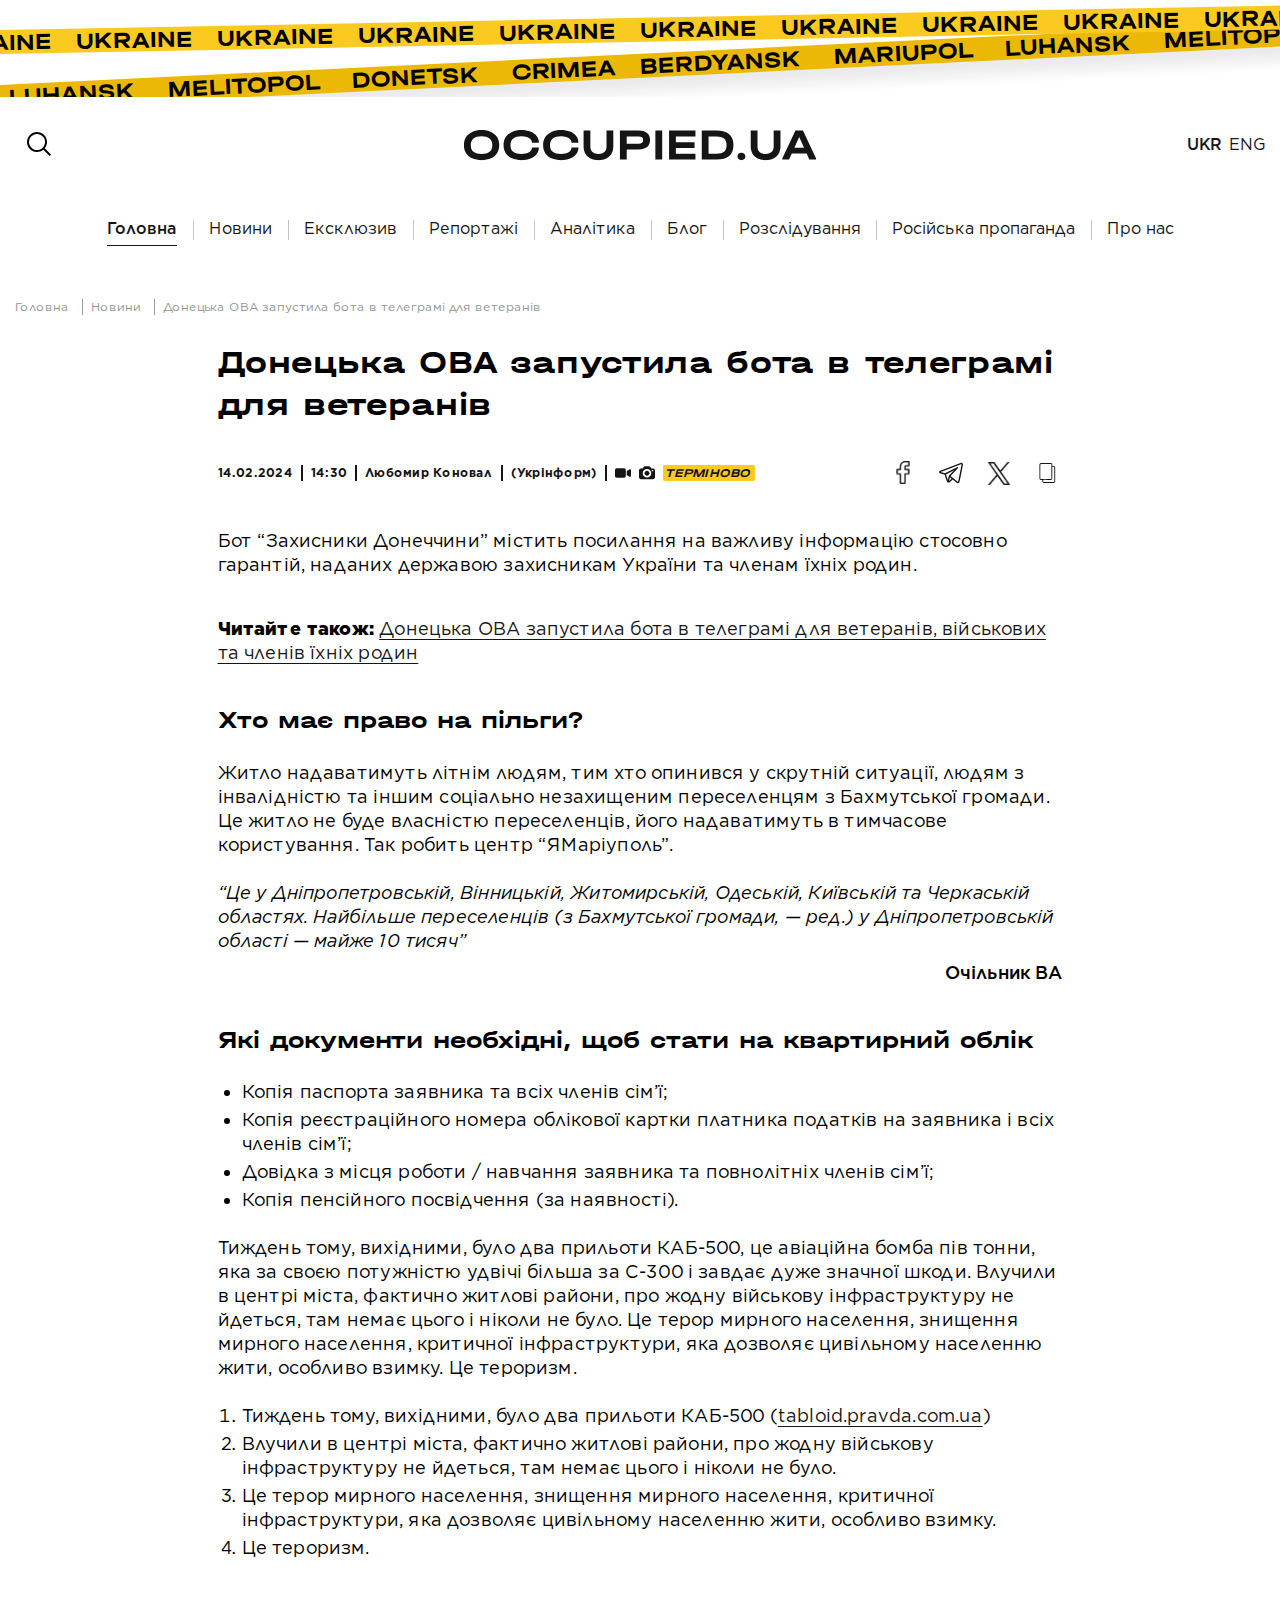
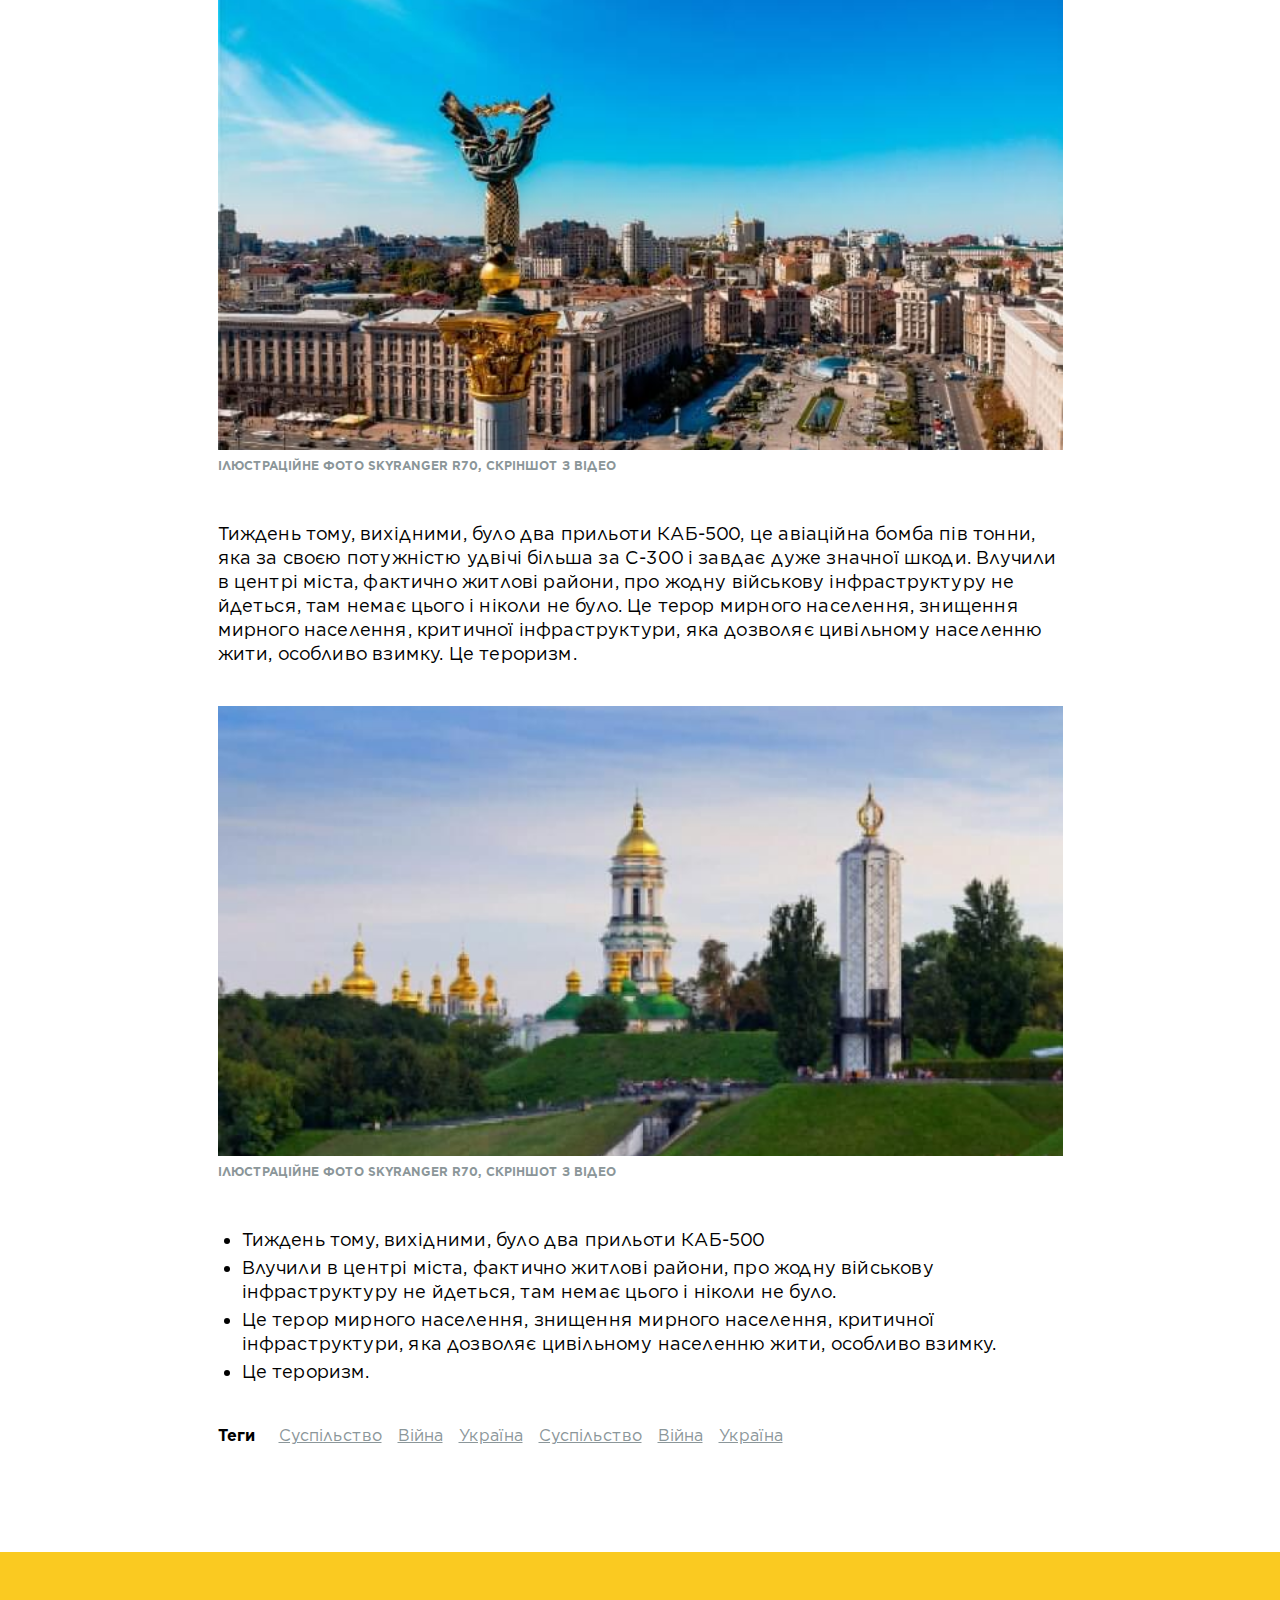
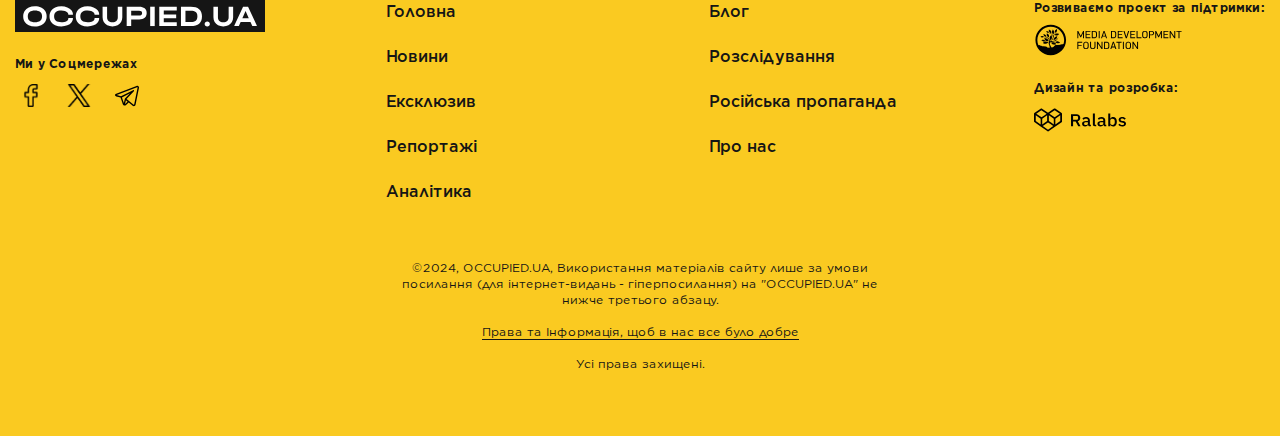
<file: post-page2.html>
<!doctype html>
<html lang="ua">
  <head>
  <style>html { opacity: 0; }</style>
  <meta charset="UTF-8">
  <meta http-equiv="X-UA-Compatible" content="IE=edge">
  <meta name="viewport" content="width=device-width,initial-scale=1">
  <title>Публікація</title>

  <link rel="shortcut icon" href="favicon.ico" type="image/x-icon">
  <link rel="stylesheet" href="css/main.min.css?_v=20240613184355">

  <script defer="defer" src="js/main.min.js?_v=20240613184355"></script>
</head>


  <body>
    
    <header class="header">
  <div class="title-tape title-tape--head">
    <div class="signal-tape" data-tape-text="Ukraine"></div>
    <div class="signal-tape" data-tape-text="Berdyansk Mariupol Luhansk Melitopol Donetsk Crimea"></div>
  </div>

  <div class="container">
    <div class="header__row">
      <input type="checkbox" id="mobile-menu">
<label class="menu-hamburger" for="mobile-menu">
  <span class="menu-hamburger__line"></span>
</label>

<div class="mobile-menu">
  <div class="wrapper">
    <form class="mobile-search-bar" action="/search.html" method="get" aria-label="search bar form">
  <label for="search" hidden="hidden">Пошук</label>
  <input type="text" name="search" id="search" placeholder="Пошук" aria-label="search bar input" required>

  <button type="submit" class="mobile-search-bar__submit" aria-label="search bar submit button">
    <span class="icon icon-search"></span>
  </button>
</form>
    <nav class="mobile-navigation">
      <ul class="menu__list">
        <li class="menu__item">
          <a href="./news.html" class="menu__link" title="Перейти до розділу Новини">
            Новини
          </a>
        </li>
        <li class="menu__item">
          <a href="./exclusive.html" class="menu__link" title="Перейти до розділу Ексклюзив">
            Ексклюзив
          </a>
        </li>
        <li class="menu__item">
          <a href="./reportages.html" class="menu__link" title="Перейти до розділу Репортажі">
            Репортажі
          </a>
        </li>
        <li class="menu__item">
          <a href="./analytics.html" class="menu__link" title="Перейти до розділу Аналітика">
            Аналітика
          </a>
        </li>
        <li class="menu__item">
          <a href="./blog.html" class="menu__link" title="Перейти до розділу Блог">
            Блог
          </a>
        </li>
        <li class="menu__item">
          <a href="./investigations.html" class="menu__link" title="Перейти до розділу Розслідування">
            Розслідування
          </a>
        </li>
        <li class="menu__item">
          <a href="./russian-propaganda.html" class="menu__link" title="Перейти до розділу Російська пропаганда">
            Російська пропаганда
          </a>
        </li>
        <li class="menu__item">
          <a href="./about-us.html" class="menu__link" title="Перейти до сторінки Про нас">
            Про нас
          </a>
        </li>
      </ul>
    </nav>

    <div class="mobile-menu__footer">
      
      <ul class="social-media-list">
        <li class="social-media-list__item">
          <a class="social-media-list__link" href="#" title="Facebook" target="_blank">
            <span class="icon icon-facebook"></span>
          </a>
        </li>
        <li class="social-media-list__item">
          <a class="social-media-list__link" href="#" title="Telegram" target="_blank">
            <span class="icon icon-telegram"></span>
          </a>
        </li>
        <li class="social-media-list__item">
          <a class="social-media-list__link" href="#" title="twitter" target="_blank">
            <span class="icon icon-twitter"></span>
          </a>
        </li>
      </ul>
    </div>
  </div>
</div>

      <div class="header__search">
        <form class="search-bar" action="/search.html" method="get">
    <button type="button" class="search-bar__btn-open">
        <span class="icon icon-search">
        </span>
    </button>

    <div class="search-bar__input">
        <button type="submit" class="search-bar__input__submit">
            <span class="icon icon-search">
            </span>
        </button>
        <label for="search" hidden="hidden">Пошук</label>
        <input type="text" name="search" id="search" placeholder="Пошук" required>
        <button type="button" class="search-bar__btn-close">
            &#x2715;
        </button>
    </div>
</form>
      </div>

      <a href="/" class="logo header__logo" title="Перейти на головну">
        <img src="./images/logo.svg" alt="Вільне Радіо лого">
      </a>

      <div class="header__buttons">

        <div class="header__language" aria-label="Перемикач мови веб сторінки">
          <a href="#" title="Поточна мова вебсайту: Ukr" class="header__language__link header__language__link--current">
            Ukr
          </a>

          <a href="#" title="Click here to change language of the website to english" class="header__language__link">Eng</a>
        </div>

        <a href="#" title="Підтримати occupied.ua" target="_blank" rel="noopener noreferrer nofollow" class="button button--donation">
          <span class="icon icon-donation"></span> 
          
          <span class="text">
            Підтримати
          </span>
        </a>
      </div>
    </div>

    <div class="header__row header__row--nav">

      <nav class="main-navigation">
  <ul class="menu__list">
    <li class="menu__item current-menu-item">
      <a href="/" class="menu__link" title="Перейти до головної сторінки">
        Головна
      </a>
    </li>
    <li class="menu__item">
      <a href="./news.html" class="menu__link" title="Перейти до розділу Новини">
        Новини
      </a>
    </li>
    <li class="menu__item">
      <a href="./exclusive.html" class="menu__link" title="Перейти до розділу Ексклюзив">
        Ексклюзив
      </a>
    </li>
    <li class="menu__item">
      <a href="./reportages.html" class="menu__link" title="Перейти до розділу Репортажі">
        Репортажі
      </a>
    </li>
    <li class="menu__item">
      <a href="./analytics.html" class="menu__link" title="Перейти до розділу Аналітика">
        Аналітика
      </a>
    </li>
    <li class="menu__item">
      <a href="./blog.html" class="menu__link" title="Перейти до розділу Блог">
        Блог
      </a>
    </li>
    <li class="menu__item">
      <a href="./investigations.html" class="menu__link" title="Перейти до розділу Розслідування">
        Розслідування
      </a>
    </li>
    <li class="menu__item">
      <a href="./russian-propaganda.html" class="menu__link" title="Перейти до розділу Російська пропаганда">
        Російська пропаганда
      </a>
    </li>
    <li class="menu__item">
      <a href="./about-us.html" class="menu__link" title="Перейти до сторінки Про нас">
        Про нас
      </a>
    </li>

    
  </ul>
</nav>
      
    </div>
  </div>
</header>

    <main class="page">
      <div data-observ></div>

      <div class="container">
        <div class="breadcrumbs">
          <nav aria-label="breadcrumb">
            <ol class="breadcrumbs__list">
              <li class="breadcrumbs__item">
                <a href="/index.html" class="breadcrumbs__link" title="Перейти на сторінку: Головна">
                  Головна
                </a>
              </li>
              <li class="breadcrumbs__item">
                <a href="/news.html" class="breadcrumbs__link" title="Перейти на сторінку: Новини">
                  Новини
                </a>
              </li>
  
              <li class="breadcrumbs__item breadcrumbs__item--active" aria-current="page">
                Донецька ОВА запустила бота в телеграмі для ветеранів
              </li>
            </ol>
          </nav>
        </div>
      </div>

      <section class="post">

        <div class="container post--container">
          <div class="post__result">
            <div class="post__hat">
              <header class="page__header">
                <h1 class="page__heading">
                  Донецька ОВА запустила бота в телеграмі для ветеранів
                </h1>

                <div class="timestamps">
                  <time datetime="14.02.2024 14:30">
                    <span class="timestamps__date">14.02.2024</span>
                    <span class="timestamps__time">14:30</span>
                  </time>

                  <a class="authors-name" href="/author.html" class="authors-link" title="Перейти на сторінку автора">
                    Любомир Коновал
                  </a>

                  <a class="authors-media" href="#" class="authors-link" title="Перейти на сторінку автора" target="_blank">
                    (Укрінформ)
                  </a>

                  <div class="tags">  
                    <span class="icon icon-tag icon-video" title="article contains video"></span>

                    <span class="icon icon-tag icon-photo" title="article is based on photo"></span>

                    <span class="tag" data-tag="yellow">терміново</span>
                  </div>

                  <ul class="social-media-list">
                    <li class="social-media-list__item">
                      <a class="social-media-list__link" href="#" title="Facebook" target="_blank">
                        <span class="icon icon-facebook"></span>
                      </a>
                    </li>
                    <li class="social-media-list__item">
                      <a class="social-media-list__link" href="#" title="Telegram" target="_blank">
                        <span class="icon icon-telegram"></span>
                      </a>
                    </li>
                    <li class="social-media-list__item">
                      <a class="social-media-list__link" href="#" title="twitter" target="_blank">
                        <span class="icon icon-twitter"></span>
                      </a>
                    </li>
                    <li class="social-media-list__item">
                      <a class="social-media-list__link" href="#" title="copy" target="_blank">
                        <span class="icon icon-copy"></span>
                      </a>
                    </li>
                  </ul>
                </div>
              </header>
            </div>

            <div class="post__content">
              
              <p>
                Бот “Захисники Донеччини” містить посилання на важливу інформацію стосовно гарантій, наданих державою захисникам України та членам їхніх родин.
              </p>
              
              <p class="read-more">
                  Читайте також: <a href="/post-page.html" title="Link title" target="_blank">Донецька ОВА запустила бота в телеграмі для ветеранів, військових та членів їхніх родин</a>
              </p>
              
              <h2>Хто має право на пільги?</h2>
              
              <p>
                Житло надаватимуть літнім людям, тим хто опинився у скрутній ситуації, людям з інвалідністю та іншим соціально незахищеним переселенцям з Бахмутської громади. Це житло не буде власністю переселенців, його надаватимуть в тимчасове користування. Так робить центр “ЯМаріуполь”.
              </p>
              
              <blockquote>
                <p>
                  
                  “Це у Дніпропетровській, Вінницькій, Житомирській, Одеській, Київській та Черкаській областях. Найбільше переселенців (з Бахмутської громади, — ред.) у Дніпропетровській області — майже 10 тисяч”
                </p>

                <footer>
                  Очільник ВА
                </footer>
              </blockquote>

              <h2>
                Які документи необхідні, щоб стати на квартирний облік 
              </h2>

              <ul>
                <li>
                  Копія паспорта заявника та всіх членів сім’ї;
                </li>
                <li>
                  Копія реєстраційного номера облікової картки платника податків на заявника і всіх членів сім’ї;
                </li>
                <li>
                  Довідка з місця роботи / навчання заявника та повнолітніх членів сім’ї;
                </li>
                <li>
                  Копія пенсійного посвідчення (за наявності).
                </li>
              </ul>
              
              <p>
                Тиждень тому, вихідними, було два прильоти КАБ-500, це авіаційна бомба пів тонни, яка за своєю потужністю удвічі більша за С-300 і завдає дуже значної шкоди. Влучили в центрі міста, фактично житлові райони, про жодну військову інфраструктуру не йдеться, там немає цього і ніколи не було. Це терор мирного населення, знищення мирного населення, критичної інфраструктури, яка дозволяє цивільному населенню жити, особливо взимку. Це тероризм.
              </p>

              <ol>
                <li>
                  Тиждень тому, вихідними, було два прильоти КАБ-500 (<a href="https://tabloid.pravda.com.ua/" target="_blank" title="title">tabloid.pravda.com.ua</a>)
                </li>

                <li>
                  Влучили в центрі міста, фактично житлові райони, про жодну військову інфраструктуру не йдеться, там немає цього і ніколи не було. 
                </li>

                <li>
                  Це терор мирного населення, знищення мирного населення, критичної інфраструктури, яка дозволяє цивільному населенню жити, особливо взимку. 
                </li>

                <li>
                  Це тероризм.
                </li>
              </ol>

              <figure data-type="popup-9">
                <picture>
                  <img src="./images/placeholders/nocorner-article-photo.jpg" alt="Alt text">
                </picture>

                <figcaption>
                  Ілюстраційне фото SKYRANGER R70, скріншот з відео
                </figcaption>
                
                <div class="popup popup--figure" data-popup="popup-9" data-close-overlay>
                  <div class="popup__wrapper" data-close-overlay>
                    <div class="popup__content">
                      <button class="button-close popup__close" type="button">x</button>
                      <div class="popup__body">
                        <figure>
                          <picture>
                            <img src="./images/placeholders/nocorner-article-photo.jpg" alt="Post image">
                          </picture>
                          
                          <figcaption>Ілюстраційне фото SKYRANGER R70, скріншот з відео</figcaption>
                        </figure>
                      </div>
                    </div>
                  </div>
                </div>
              </figure>

              <p>
                Тиждень тому, вихідними, було два прильоти КАБ-500, це авіаційна бомба пів тонни, яка за своєю потужністю удвічі більша за С-300 і завдає дуже значної шкоди. Влучили в центрі міста, фактично житлові райони, про жодну військову інфраструктуру не йдеться, там немає цього і ніколи не було. Це терор мирного населення, знищення мирного населення, критичної інфраструктури, яка дозволяє цивільному населенню жити, особливо взимку. Це тероризм.
              </p>
              
              <figure data-type="popup-10">
                <picture>
                  <img src="./images/placeholders/700width_angled_image.jpg" alt="Alt text">
                </picture>

                <figcaption>
                  Ілюстраційне фото SKYRANGER R70, скріншот з відео
                </figcaption>
                
                <div class="popup popup--figure" data-popup="popup-10" data-close-overlay>
                  <div class="popup__wrapper" data-close-overlay>
                    <div class="popup__content">
                      <button class="button-close popup__close" type="button">x</button>
                      <div class="popup__body">
                        <figure>
                          <picture>
                            <img src="./images/placeholders/700width_angled_image.jpg" alt="Post image">
                          </picture>
                          
                          <figcaption>Ілюстраційне фото SKYRANGER R70, скріншот з відео</figcaption>
                        </figure>
                      </div>
                    </div>
                  </div>
                </div>
              </figure>
              
              <ul>
                <li>
                  Тиждень тому, вихідними, було два прильоти КАБ-500
                </li>

                <li>
                  Влучили в центрі міста, фактично житлові райони, про жодну військову інфраструктуру не йдеться, там немає цього і ніколи не було. 
                </li>

                <li>
                  Це терор мирного населення, знищення мирного населення, критичної інфраструктури, яка дозволяє цивільному населенню жити, особливо взимку. 
                </li>

                <li>
                  Це тероризм.
                </li>
              </ul>

              
              
            </div>  


            <div class="post-tags">
              <ul class="post-tags__list">
                <strong>Теги</strong>
                
                <li class="post-tags__item">
                  <a class="post-tags__link" href="#">
                    Суспільство
                  </a>
                </li>
                <li class="post-tags__item">
                  <a class="post-tags__link" href="#">
                      Війна
                  </a>
                </li>
                <li class="post-tags__item">
                  <a class="post-tags__link" href="#">
                    Україна
                  </a>
                </li>
                <li class="post-tags__item">
                  <a class="post-tags__link" href="#">
                    Суспільство
                  </a>
                </li>
                <li class="post-tags__item">
                  <a class="post-tags__link" href="#">
                    Війна
                  </a>
                </li>
                <li class="post-tags__item">
                  <a class="post-tags__link" href="#">
                    Україна
                  </a>
                </li>
              </ul>
            </div>

          </div> 
        </div> 
      </section>
    </main>
    
    <footer class="footer">

  <div class="container">
    <div class="footer__row">
      <div class="footer__info">
        <div class="footer__logo-box">
          <a href="/" class="logo footer__logo" title="Перейти на головну">
            <img src="./images/logo-footer.svg" alt="Footer Logo">
          </a>
        </div>

        <div class="social-links-desktop" data-placeholder="desktop">
          <h6>Ми у Соцмережах</h6>

          <ul class="social-media-list">
            <li class="social-media-list__item">
              <a class="social-media-list__link" href="#" title="Facebook" target="_blank">
                <span class="icon icon-facebook"></span>
              </a>
            </li>
            <li class="social-media-list__item">
              <a class="social-media-list__link" href="#" title="twitter" target="_blank">
                <span class="icon icon-twitter"></span>
              </a>
            </li>
            <li class="social-media-list__item">
              <a class="social-media-list__link" href="#" title="Telegram" target="_blank">
                <span class="icon icon-telegram"></span>
              </a>
            </li>
          </ul>
        </div>
      </div>

      <nav class="footer__navigation">
        <ul class="menu__list">
          <li class="menu__item current-menu-item">
            <a href="/" class="menu__link" title="Перейти до головної сторінки">
              Головна
            </a>
          </li>
          <li class="menu__item">
            <a href="./news.html" class="menu__link" title="Перейти до розділу Новини">
              Новини
            </a>
          </li>
          <li class="menu__item">
            <a href="./exclusive.html" class="menu__link" title="Перейти до розділу Ексклюзив">
              Ексклюзив
            </a>
          </li>
          <li class="menu__item">
            <a href="./reportages.html" class="menu__link" title="Перейти до розділу Репортажі">
              Репортажі
            </a>
          </li>
          <li class="menu__item">
            <a href="./analytics.html" class="menu__link" title="Перейти до розділу Аналітика">
              Аналітика
            </a>
          </li>
        </ul>

        <ul class="menu__list">
          <li class="menu__item">
            <a href="./blog.html" class="menu__link" title="Перейти до розділу Блог">
              Блог
            </a>
          </li>
          <li class="menu__item">
            <a href="./investigations.html" class="menu__link" title="Перейти до розділу Розслідування">
              Розслідування
            </a>
          </li>
          <li class="menu__item">
            <a href="./russian-propaganda.html" class="menu__link" title="Перейти до розділу Російська пропаганда">
              Російська пропаганда
            </a>
          </li>
          <li class="menu__item">
            <a href="./about-us.html" class="menu__link" title="Перейти до сторінки Про нас">
              Про нас
            </a>
          </li>
        </ul>
      </nav>

      <div class="footer__info footer__info--end">
        <div class="social-links-mobile" data-placeholder="mobile"></div>

        <div>
          <h6>
            Розвиваємо проект за підтримки:
          </h6>
          <a href="https://www.mediadevelopmentfoundation.org" title="Media Development Foundation" target="_blank">
            <img src="./images/media-dev-logo.svg" loading="lazy" alt="Media Development Foundation">
          </a>
        </div>
        
        <div class="creator">
          <h6>
            Дизайн та розробка:
          </h6>
          <a href="https://ralabs.org" title="Ralabs" target="_blank">
            <img src="./images/ralabs-logo.svg" loading="lazy" alt="Ralabs Logo">
          </a>
        </div>
      </div>
    </div>

    <div class="footer__rights">
      <p>
        &copy;2024, OCCUPIED.UA, Використання матеріалів сайту лише за умови посилання (для інтернет-видань - гіперпосилання) на "OCCUPIED.UA" не нижче третього абзацу.
        <br>
        <br>
        <a class="text-underline" href="#" title="Права та інформація">
          Права та Інформація, щоб в нас все було добре
        </a>
        <br>
        <br>
        Усі права захищені.
      </p>
    </div>

    <div id="creator-space"></div>
  </div>
</footer>
  </body>
</html>
</file>
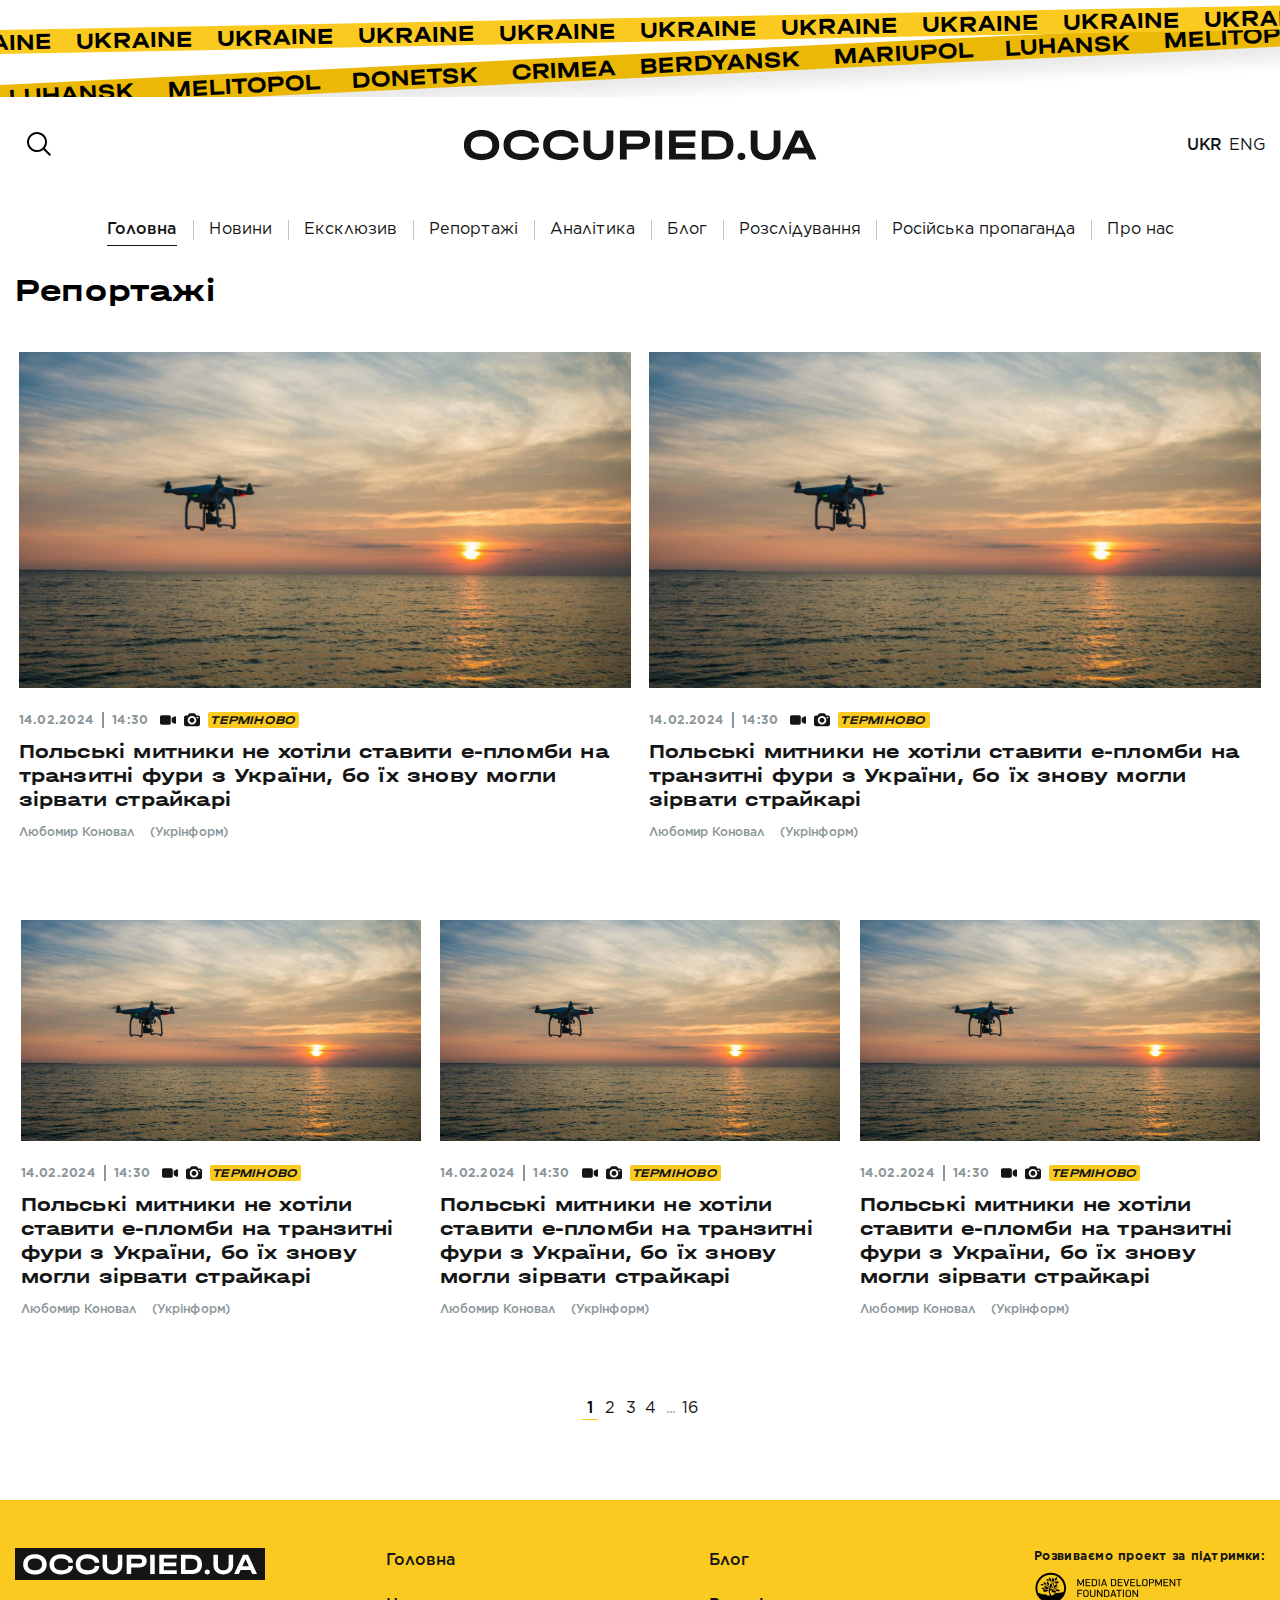
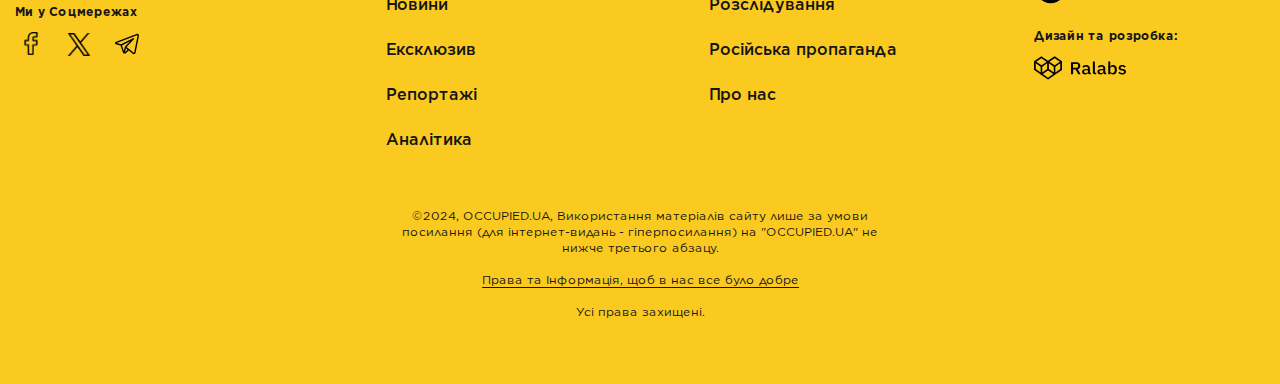
<file: reportages.html>
<!doctype html>
<html lang="ua">
  <head>
  <style>html { opacity: 0; }</style>
  <meta charset="UTF-8">
  <meta http-equiv="X-UA-Compatible" content="IE=edge">
  <meta name="viewport" content="width=device-width,initial-scale=1">
  <title>Репортажі</title>

  <link rel="shortcut icon" href="favicon.ico" type="image/x-icon">
  <link rel="stylesheet" href="css/main.min.css?_v=20240613184355">

  <script defer="defer" src="js/main.min.js?_v=20240613184355"></script>
</head>


  <body>
    
    <header class="header">
  <div class="title-tape title-tape--head">
    <div class="signal-tape" data-tape-text="Ukraine"></div>
    <div class="signal-tape" data-tape-text="Berdyansk Mariupol Luhansk Melitopol Donetsk Crimea"></div>
  </div>

  <div class="container">
    <div class="header__row">
      <input type="checkbox" id="mobile-menu">
<label class="menu-hamburger" for="mobile-menu">
  <span class="menu-hamburger__line"></span>
</label>

<div class="mobile-menu">
  <div class="wrapper">
    <form class="mobile-search-bar" action="/search.html" method="get" aria-label="search bar form">
  <label for="search" hidden="hidden">Пошук</label>
  <input type="text" name="search" id="search" placeholder="Пошук" aria-label="search bar input" required>

  <button type="submit" class="mobile-search-bar__submit" aria-label="search bar submit button">
    <span class="icon icon-search"></span>
  </button>
</form>
    <nav class="mobile-navigation">
      <ul class="menu__list">
        <li class="menu__item">
          <a href="./news.html" class="menu__link" title="Перейти до розділу Новини">
            Новини
          </a>
        </li>
        <li class="menu__item">
          <a href="./exclusive.html" class="menu__link" title="Перейти до розділу Ексклюзив">
            Ексклюзив
          </a>
        </li>
        <li class="menu__item">
          <a href="./reportages.html" class="menu__link" title="Перейти до розділу Репортажі">
            Репортажі
          </a>
        </li>
        <li class="menu__item">
          <a href="./analytics.html" class="menu__link" title="Перейти до розділу Аналітика">
            Аналітика
          </a>
        </li>
        <li class="menu__item">
          <a href="./blog.html" class="menu__link" title="Перейти до розділу Блог">
            Блог
          </a>
        </li>
        <li class="menu__item">
          <a href="./investigations.html" class="menu__link" title="Перейти до розділу Розслідування">
            Розслідування
          </a>
        </li>
        <li class="menu__item">
          <a href="./russian-propaganda.html" class="menu__link" title="Перейти до розділу Російська пропаганда">
            Російська пропаганда
          </a>
        </li>
        <li class="menu__item">
          <a href="./about-us.html" class="menu__link" title="Перейти до сторінки Про нас">
            Про нас
          </a>
        </li>
      </ul>
    </nav>

    <div class="mobile-menu__footer">
      
      <ul class="social-media-list">
        <li class="social-media-list__item">
          <a class="social-media-list__link" href="#" title="Facebook" target="_blank">
            <span class="icon icon-facebook"></span>
          </a>
        </li>
        <li class="social-media-list__item">
          <a class="social-media-list__link" href="#" title="Telegram" target="_blank">
            <span class="icon icon-telegram"></span>
          </a>
        </li>
        <li class="social-media-list__item">
          <a class="social-media-list__link" href="#" title="twitter" target="_blank">
            <span class="icon icon-twitter"></span>
          </a>
        </li>
      </ul>
    </div>
  </div>
</div>

      <div class="header__search">
        <form class="search-bar" action="/search.html" method="get">
    <button type="button" class="search-bar__btn-open">
        <span class="icon icon-search">
        </span>
    </button>

    <div class="search-bar__input">
        <button type="submit" class="search-bar__input__submit">
            <span class="icon icon-search">
            </span>
        </button>
        <label for="search" hidden="hidden">Пошук</label>
        <input type="text" name="search" id="search" placeholder="Пошук" required>
        <button type="button" class="search-bar__btn-close">
            &#x2715;
        </button>
    </div>
</form>
      </div>

      <a href="/" class="logo header__logo" title="Перейти на головну">
        <img src="./images/logo.svg" alt="Вільне Радіо лого">
      </a>

      <div class="header__buttons">

        <div class="header__language" aria-label="Перемикач мови веб сторінки">
          <a href="#" title="Поточна мова вебсайту: Ukr" class="header__language__link header__language__link--current">
            Ukr
          </a>

          <a href="#" title="Click here to change language of the website to english" class="header__language__link">Eng</a>
        </div>

        <a href="#" title="Підтримати occupied.ua" target="_blank" rel="noopener noreferrer nofollow" class="button button--donation">
          <span class="icon icon-donation"></span> 
          
          <span class="text">
            Підтримати
          </span>
        </a>
      </div>
    </div>

    <div class="header__row header__row--nav">

      <nav class="main-navigation">
  <ul class="menu__list">
    <li class="menu__item current-menu-item">
      <a href="/" class="menu__link" title="Перейти до головної сторінки">
        Головна
      </a>
    </li>
    <li class="menu__item">
      <a href="./news.html" class="menu__link" title="Перейти до розділу Новини">
        Новини
      </a>
    </li>
    <li class="menu__item">
      <a href="./exclusive.html" class="menu__link" title="Перейти до розділу Ексклюзив">
        Ексклюзив
      </a>
    </li>
    <li class="menu__item">
      <a href="./reportages.html" class="menu__link" title="Перейти до розділу Репортажі">
        Репортажі
      </a>
    </li>
    <li class="menu__item">
      <a href="./analytics.html" class="menu__link" title="Перейти до розділу Аналітика">
        Аналітика
      </a>
    </li>
    <li class="menu__item">
      <a href="./blog.html" class="menu__link" title="Перейти до розділу Блог">
        Блог
      </a>
    </li>
    <li class="menu__item">
      <a href="./investigations.html" class="menu__link" title="Перейти до розділу Розслідування">
        Розслідування
      </a>
    </li>
    <li class="menu__item">
      <a href="./russian-propaganda.html" class="menu__link" title="Перейти до розділу Російська пропаганда">
        Російська пропаганда
      </a>
    </li>
    <li class="menu__item">
      <a href="./about-us.html" class="menu__link" title="Перейти до сторінки Про нас">
        Про нас
      </a>
    </li>

    
  </ul>
</nav>
      
    </div>
  </div>
</header>

    <main class="page">
      <div data-observ></div>

      <section class="articles-category articles-category--page">

        <div class="container">
          
<div class="page__header">
  <h1 class="page__heading">Репортажі</h1>
</div>

          <ul class="articles-category__flex articles-category__list">
            
              <li class="articles-category__flex-2-3__item">
                <article class="article">
  <a href="/post-page.html" class="article__card" title="title">

    <picture class="article__image-box">
      <img class="article__image" src="./images/placeholders/2kto2kfullsizeimage.jpg" alt="Головне фото до статті: title" loading="lazy">
    </picture>
    
    <div class="article__description">
      <div class="article__timestamps timestamps">
        <time datetime="14.02.2024 14:30">
          <span class="timestamps__date">14.02.2024</span>
          <span class="timestamps__time">14:30</span>
        </time>

        <div class="tags">
          <span class="icon icon-tag icon-video" title="article contains video"></span><span class="icon icon-tag icon-photo" title="article is based on photo"></span><span class="tag" data-tag="yellow">терміново</span>
        </div>
        
      </div>

      
      <h2 class="article__title">
        Польські митники не хотіли ставити е-пломби на транзитні фури з України, бо їх знову могли зірвати страйкарі
      </h2>
      
                    
      <span class="authors">
        <span class="authors-name">Любомир Коновал</span>
        <span class="authors-media">(Укрінформ)</span>
      </span>
    </div>
  </a>
</article>
              </li>
            
              <li class="articles-category__flex-2-3__item">
                <article class="article">
  <a href="/post-page.html" class="article__card" title="title">

    <picture class="article__image-box">
      <img class="article__image" src="./images/placeholders/2kto2kfullsizeimage.jpg" alt="Головне фото до статті: title" loading="lazy">
    </picture>
    
    <div class="article__description">
      <div class="article__timestamps timestamps">
        <time datetime="14.02.2024 14:30">
          <span class="timestamps__date">14.02.2024</span>
          <span class="timestamps__time">14:30</span>
        </time>

        <div class="tags">
          <span class="icon icon-tag icon-video" title="article contains video"></span><span class="icon icon-tag icon-photo" title="article is based on photo"></span><span class="tag" data-tag="yellow">терміново</span>
        </div>
        
      </div>

      
      <h2 class="article__title">
        Польські митники не хотіли ставити е-пломби на транзитні фури з України, бо їх знову могли зірвати страйкарі
      </h2>
      
                    
      <span class="authors">
        <span class="authors-name">Любомир Коновал</span>
        <span class="authors-media">(Укрінформ)</span>
      </span>
    </div>
  </a>
</article>
              </li>
            
              <li class="articles-category__flex-2-3__item">
                <article class="article">
  <a href="/post-page.html" class="article__card" title="title">

    <picture class="article__image-box">
      <img class="article__image" src="./images/placeholders/2kto2kfullsizeimage.jpg" alt="Головне фото до статті: title" loading="lazy">
    </picture>
    
    <div class="article__description">
      <div class="article__timestamps timestamps">
        <time datetime="14.02.2024 14:30">
          <span class="timestamps__date">14.02.2024</span>
          <span class="timestamps__time">14:30</span>
        </time>

        <div class="tags">
          <span class="icon icon-tag icon-video" title="article contains video"></span><span class="icon icon-tag icon-photo" title="article is based on photo"></span><span class="tag" data-tag="yellow">терміново</span>
        </div>
        
      </div>

      
      <h2 class="article__title">
        Польські митники не хотіли ставити е-пломби на транзитні фури з України, бо їх знову могли зірвати страйкарі
      </h2>
      
                    
      <span class="authors">
        <span class="authors-name">Любомир Коновал</span>
        <span class="authors-media">(Укрінформ)</span>
      </span>
    </div>
  </a>
</article>
              </li>
            
              <li class="articles-category__flex-2-3__item">
                <article class="article">
  <a href="/post-page.html" class="article__card" title="title">

    <picture class="article__image-box">
      <img class="article__image" src="./images/placeholders/2kto2kfullsizeimage.jpg" alt="Головне фото до статті: title" loading="lazy">
    </picture>
    
    <div class="article__description">
      <div class="article__timestamps timestamps">
        <time datetime="14.02.2024 14:30">
          <span class="timestamps__date">14.02.2024</span>
          <span class="timestamps__time">14:30</span>
        </time>

        <div class="tags">
          <span class="icon icon-tag icon-video" title="article contains video"></span><span class="icon icon-tag icon-photo" title="article is based on photo"></span><span class="tag" data-tag="yellow">терміново</span>
        </div>
        
      </div>

      
      <h2 class="article__title">
        Польські митники не хотіли ставити е-пломби на транзитні фури з України, бо їх знову могли зірвати страйкарі
      </h2>
      
                    
      <span class="authors">
        <span class="authors-name">Любомир Коновал</span>
        <span class="authors-media">(Укрінформ)</span>
      </span>
    </div>
  </a>
</article>
              </li>
            
              <li class="articles-category__flex-2-3__item">
                <article class="article">
  <a href="/post-page.html" class="article__card" title="title">

    <picture class="article__image-box">
      <img class="article__image" src="./images/placeholders/2kto2kfullsizeimage.jpg" alt="Головне фото до статті: title" loading="lazy">
    </picture>
    
    <div class="article__description">
      <div class="article__timestamps timestamps">
        <time datetime="14.02.2024 14:30">
          <span class="timestamps__date">14.02.2024</span>
          <span class="timestamps__time">14:30</span>
        </time>

        <div class="tags">
          <span class="icon icon-tag icon-video" title="article contains video"></span><span class="icon icon-tag icon-photo" title="article is based on photo"></span><span class="tag" data-tag="yellow">терміново</span>
        </div>
        
      </div>

      
      <h2 class="article__title">
        Польські митники не хотіли ставити е-пломби на транзитні фури з України, бо їх знову могли зірвати страйкарі
      </h2>
      
                    
      <span class="authors">
        <span class="authors-name">Любомир Коновал</span>
        <span class="authors-media">(Укрінформ)</span>
      </span>
    </div>
  </a>
</article>
              </li>
            
          </ul>
          
          <button type="button" class="button button--primary pagination__button">Завантажити ще</button>

<nav class="pagination" aria-label="articles navigation">
    <ul class="pagination__list">
        

        <li class="pagination__item pagination__item--active">
            <a class="pagination__link" href="?page=1" title="Page 1">
                
                1
            </a>
        </li>
        <li class="pagination__item">
            <a class="pagination__link" href="?page=2" title="Page 2">
                
                2
            </a>
        </li>
        <li class="pagination__item">
            <a class="pagination__link" href="?page=3" title="Page 3">
                
                3
            </a>
        </li>
        <li class="pagination__item">
            <a class="pagination__link" href="?page=4" title="Page 4">
                
                4
            </a>
        </li>
        <li class="pagination__item pagination__item--disabled">
            <a class="pagination__link" href="?page=5" title="Page 5">
                
                ...
            </a>
        </li>
        <li class="pagination__item">
            <a class="pagination__link" href="?page=6" title="Page 6">
                
                16
            </a>
        </li>

        
    </ul>
</nav>
        </div>
      </section>
    </main>
    
    <footer class="footer">

  <div class="container">
    <div class="footer__row">
      <div class="footer__info">
        <div class="footer__logo-box">
          <a href="/" class="logo footer__logo" title="Перейти на головну">
            <img src="./images/logo-footer.svg" alt="Footer Logo">
          </a>
        </div>

        <div class="social-links-desktop" data-placeholder="desktop">
          <h6>Ми у Соцмережах</h6>

          <ul class="social-media-list">
            <li class="social-media-list__item">
              <a class="social-media-list__link" href="#" title="Facebook" target="_blank">
                <span class="icon icon-facebook"></span>
              </a>
            </li>
            <li class="social-media-list__item">
              <a class="social-media-list__link" href="#" title="twitter" target="_blank">
                <span class="icon icon-twitter"></span>
              </a>
            </li>
            <li class="social-media-list__item">
              <a class="social-media-list__link" href="#" title="Telegram" target="_blank">
                <span class="icon icon-telegram"></span>
              </a>
            </li>
          </ul>
        </div>
      </div>

      <nav class="footer__navigation">
        <ul class="menu__list">
          <li class="menu__item current-menu-item">
            <a href="/" class="menu__link" title="Перейти до головної сторінки">
              Головна
            </a>
          </li>
          <li class="menu__item">
            <a href="./news.html" class="menu__link" title="Перейти до розділу Новини">
              Новини
            </a>
          </li>
          <li class="menu__item">
            <a href="./exclusive.html" class="menu__link" title="Перейти до розділу Ексклюзив">
              Ексклюзив
            </a>
          </li>
          <li class="menu__item">
            <a href="./reportages.html" class="menu__link" title="Перейти до розділу Репортажі">
              Репортажі
            </a>
          </li>
          <li class="menu__item">
            <a href="./analytics.html" class="menu__link" title="Перейти до розділу Аналітика">
              Аналітика
            </a>
          </li>
        </ul>

        <ul class="menu__list">
          <li class="menu__item">
            <a href="./blog.html" class="menu__link" title="Перейти до розділу Блог">
              Блог
            </a>
          </li>
          <li class="menu__item">
            <a href="./investigations.html" class="menu__link" title="Перейти до розділу Розслідування">
              Розслідування
            </a>
          </li>
          <li class="menu__item">
            <a href="./russian-propaganda.html" class="menu__link" title="Перейти до розділу Російська пропаганда">
              Російська пропаганда
            </a>
          </li>
          <li class="menu__item">
            <a href="./about-us.html" class="menu__link" title="Перейти до сторінки Про нас">
              Про нас
            </a>
          </li>
        </ul>
      </nav>

      <div class="footer__info footer__info--end">
        <div class="social-links-mobile" data-placeholder="mobile"></div>

        <div>
          <h6>
            Розвиваємо проект за підтримки:
          </h6>
          <a href="https://www.mediadevelopmentfoundation.org" title="Media Development Foundation" target="_blank">
            <img src="./images/media-dev-logo.svg" loading="lazy" alt="Media Development Foundation">
          </a>
        </div>
        
        <div class="creator">
          <h6>
            Дизайн та розробка:
          </h6>
          <a href="https://ralabs.org" title="Ralabs" target="_blank">
            <img src="./images/ralabs-logo.svg" loading="lazy" alt="Ralabs Logo">
          </a>
        </div>
      </div>
    </div>

    <div class="footer__rights">
      <p>
        &copy;2024, OCCUPIED.UA, Використання матеріалів сайту лише за умови посилання (для інтернет-видань - гіперпосилання) на "OCCUPIED.UA" не нижче третього абзацу.
        <br>
        <br>
        <a class="text-underline" href="#" title="Права та інформація">
          Права та Інформація, щоб в нас все було добре
        </a>
        <br>
        <br>
        Усі права захищені.
      </p>
    </div>

    <div id="creator-space"></div>
  </div>
</footer>
  </body>
</html>
</file>
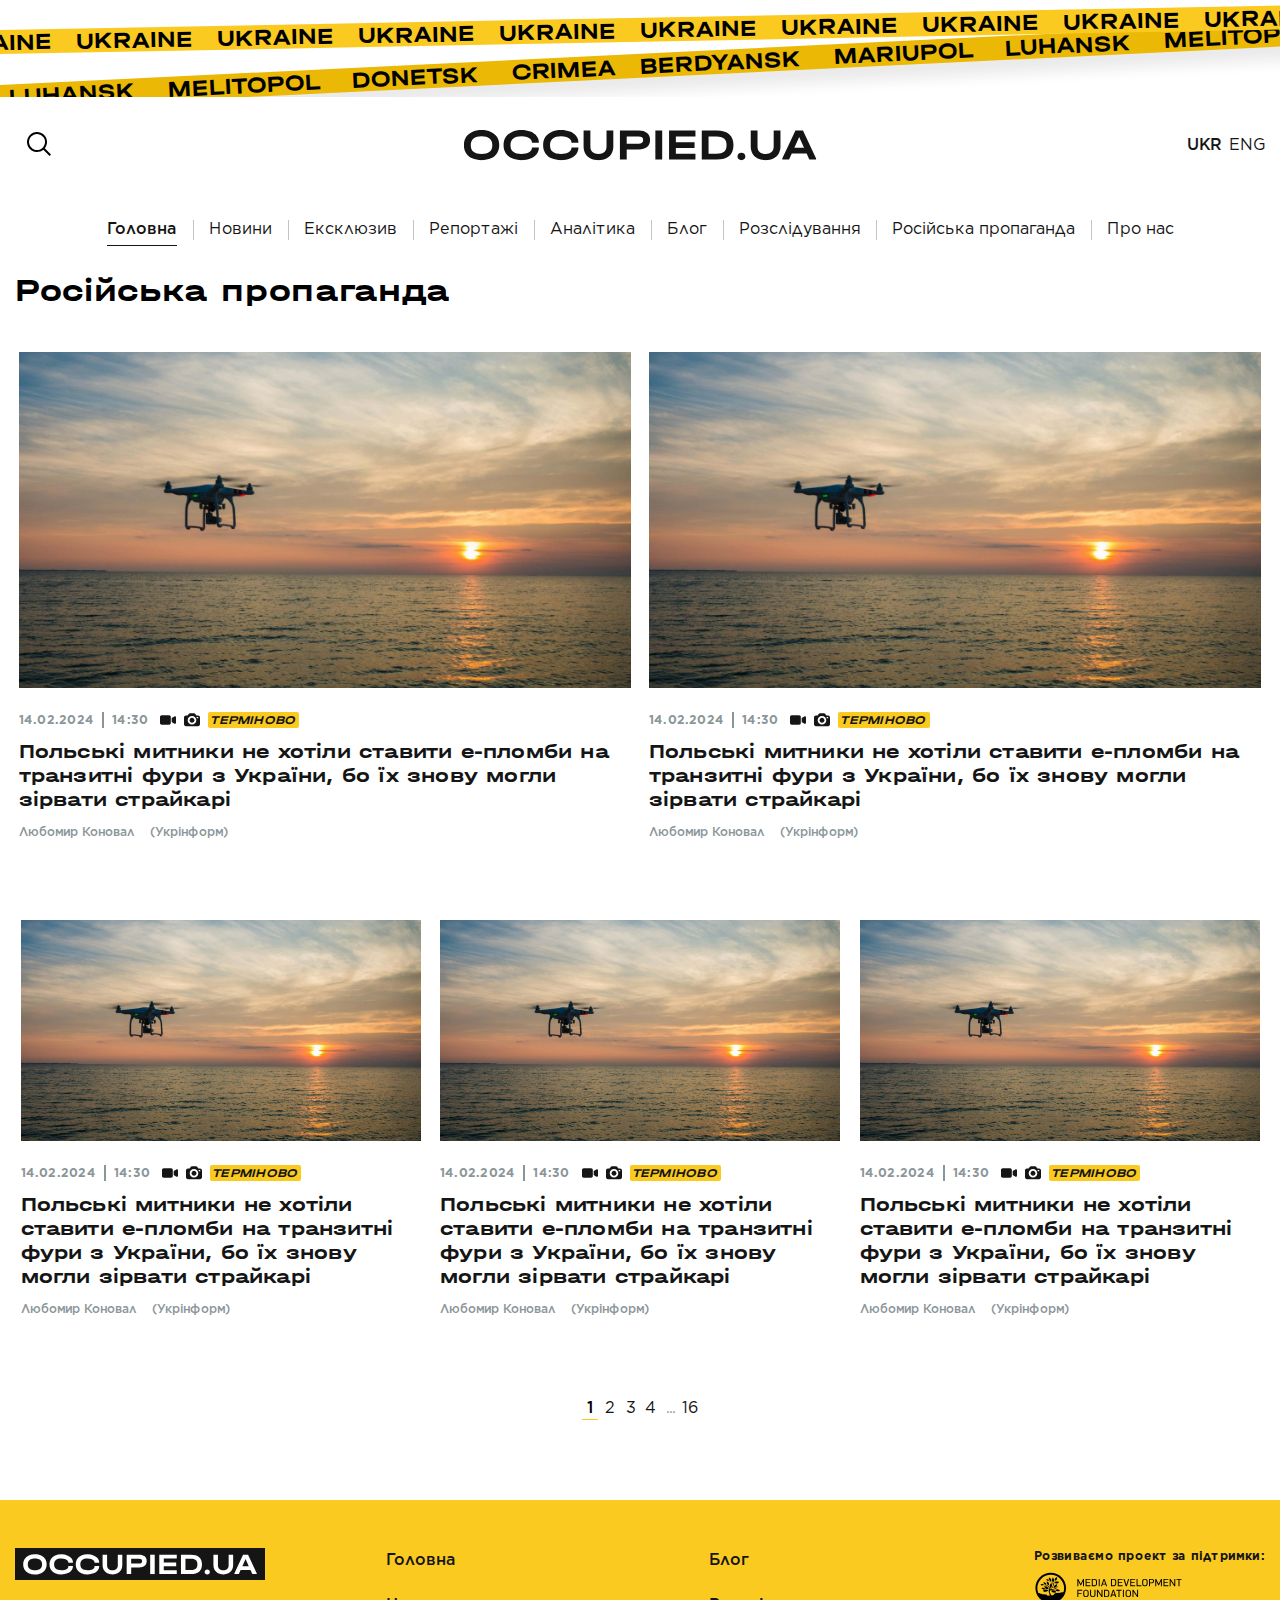
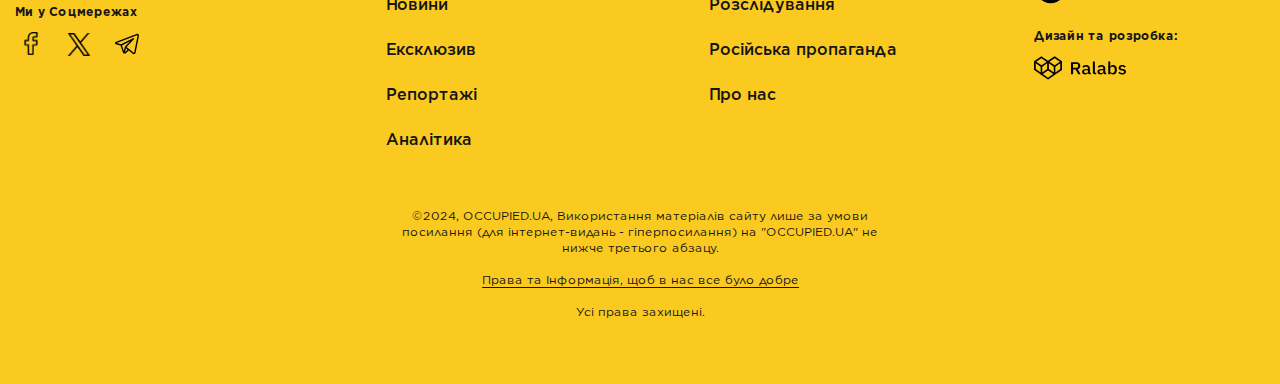
<file: russian-propaganda.html>
<!doctype html>
<html lang="ua">
  <head>
  <style>html { opacity: 0; }</style>
  <meta charset="UTF-8">
  <meta http-equiv="X-UA-Compatible" content="IE=edge">
  <meta name="viewport" content="width=device-width,initial-scale=1">
  <title>російська пропаганда</title>

  <link rel="shortcut icon" href="favicon.ico" type="image/x-icon">
  <link rel="stylesheet" href="css/main.min.css?_v=20240613184355">

  <script defer="defer" src="js/main.min.js?_v=20240613184355"></script>
</head>


  <body>
    
    <header class="header">
  <div class="title-tape title-tape--head">
    <div class="signal-tape" data-tape-text="Ukraine"></div>
    <div class="signal-tape" data-tape-text="Berdyansk Mariupol Luhansk Melitopol Donetsk Crimea"></div>
  </div>

  <div class="container">
    <div class="header__row">
      <input type="checkbox" id="mobile-menu">
<label class="menu-hamburger" for="mobile-menu">
  <span class="menu-hamburger__line"></span>
</label>

<div class="mobile-menu">
  <div class="wrapper">
    <form class="mobile-search-bar" action="/search.html" method="get" aria-label="search bar form">
  <label for="search" hidden="hidden">Пошук</label>
  <input type="text" name="search" id="search" placeholder="Пошук" aria-label="search bar input" required>

  <button type="submit" class="mobile-search-bar__submit" aria-label="search bar submit button">
    <span class="icon icon-search"></span>
  </button>
</form>
    <nav class="mobile-navigation">
      <ul class="menu__list">
        <li class="menu__item">
          <a href="./news.html" class="menu__link" title="Перейти до розділу Новини">
            Новини
          </a>
        </li>
        <li class="menu__item">
          <a href="./exclusive.html" class="menu__link" title="Перейти до розділу Ексклюзив">
            Ексклюзив
          </a>
        </li>
        <li class="menu__item">
          <a href="./reportages.html" class="menu__link" title="Перейти до розділу Репортажі">
            Репортажі
          </a>
        </li>
        <li class="menu__item">
          <a href="./analytics.html" class="menu__link" title="Перейти до розділу Аналітика">
            Аналітика
          </a>
        </li>
        <li class="menu__item">
          <a href="./blog.html" class="menu__link" title="Перейти до розділу Блог">
            Блог
          </a>
        </li>
        <li class="menu__item">
          <a href="./investigations.html" class="menu__link" title="Перейти до розділу Розслідування">
            Розслідування
          </a>
        </li>
        <li class="menu__item">
          <a href="./russian-propaganda.html" class="menu__link" title="Перейти до розділу Російська пропаганда">
            Російська пропаганда
          </a>
        </li>
        <li class="menu__item">
          <a href="./about-us.html" class="menu__link" title="Перейти до сторінки Про нас">
            Про нас
          </a>
        </li>
      </ul>
    </nav>

    <div class="mobile-menu__footer">
      
      <ul class="social-media-list">
        <li class="social-media-list__item">
          <a class="social-media-list__link" href="#" title="Facebook" target="_blank">
            <span class="icon icon-facebook"></span>
          </a>
        </li>
        <li class="social-media-list__item">
          <a class="social-media-list__link" href="#" title="Telegram" target="_blank">
            <span class="icon icon-telegram"></span>
          </a>
        </li>
        <li class="social-media-list__item">
          <a class="social-media-list__link" href="#" title="twitter" target="_blank">
            <span class="icon icon-twitter"></span>
          </a>
        </li>
      </ul>
    </div>
  </div>
</div>

      <div class="header__search">
        <form class="search-bar" action="/search.html" method="get">
    <button type="button" class="search-bar__btn-open">
        <span class="icon icon-search">
        </span>
    </button>

    <div class="search-bar__input">
        <button type="submit" class="search-bar__input__submit">
            <span class="icon icon-search">
            </span>
        </button>
        <label for="search" hidden="hidden">Пошук</label>
        <input type="text" name="search" id="search" placeholder="Пошук" required>
        <button type="button" class="search-bar__btn-close">
            &#x2715;
        </button>
    </div>
</form>
      </div>

      <a href="/" class="logo header__logo" title="Перейти на головну">
        <img src="./images/logo.svg" alt="Вільне Радіо лого">
      </a>

      <div class="header__buttons">

        <div class="header__language" aria-label="Перемикач мови веб сторінки">
          <a href="#" title="Поточна мова вебсайту: Ukr" class="header__language__link header__language__link--current">
            Ukr
          </a>

          <a href="#" title="Click here to change language of the website to english" class="header__language__link">Eng</a>
        </div>

        <a href="#" title="Підтримати occupied.ua" target="_blank" rel="noopener noreferrer nofollow" class="button button--donation">
          <span class="icon icon-donation"></span> 
          
          <span class="text">
            Підтримати
          </span>
        </a>
      </div>
    </div>

    <div class="header__row header__row--nav">

      <nav class="main-navigation">
  <ul class="menu__list">
    <li class="menu__item current-menu-item">
      <a href="/" class="menu__link" title="Перейти до головної сторінки">
        Головна
      </a>
    </li>
    <li class="menu__item">
      <a href="./news.html" class="menu__link" title="Перейти до розділу Новини">
        Новини
      </a>
    </li>
    <li class="menu__item">
      <a href="./exclusive.html" class="menu__link" title="Перейти до розділу Ексклюзив">
        Ексклюзив
      </a>
    </li>
    <li class="menu__item">
      <a href="./reportages.html" class="menu__link" title="Перейти до розділу Репортажі">
        Репортажі
      </a>
    </li>
    <li class="menu__item">
      <a href="./analytics.html" class="menu__link" title="Перейти до розділу Аналітика">
        Аналітика
      </a>
    </li>
    <li class="menu__item">
      <a href="./blog.html" class="menu__link" title="Перейти до розділу Блог">
        Блог
      </a>
    </li>
    <li class="menu__item">
      <a href="./investigations.html" class="menu__link" title="Перейти до розділу Розслідування">
        Розслідування
      </a>
    </li>
    <li class="menu__item">
      <a href="./russian-propaganda.html" class="menu__link" title="Перейти до розділу Російська пропаганда">
        Російська пропаганда
      </a>
    </li>
    <li class="menu__item">
      <a href="./about-us.html" class="menu__link" title="Перейти до сторінки Про нас">
        Про нас
      </a>
    </li>

    
  </ul>
</nav>
      
    </div>
  </div>
</header>

    <main class="page">
      <div data-observ></div>

      <section class="articles-category articles-category--page">

        <div class="container">
          
<div class="page__header">
  <h1 class="page__heading">Російська пропаганда</h1>
</div>

          <ul class="articles-category__flex articles-category__list">
            
              <li class="articles-category__flex-2-3__item">
                <article class="article">
  <a href="/post-page.html" class="article__card" title="title">

    <picture class="article__image-box">
      <img class="article__image" src="./images/placeholders/2kto2kfullsizeimage.jpg" alt="Головне фото до статті: title" loading="lazy">
    </picture>
    
    <div class="article__description">
      <div class="article__timestamps timestamps">
        <time datetime="14.02.2024 14:30">
          <span class="timestamps__date">14.02.2024</span>
          <span class="timestamps__time">14:30</span>
        </time>

        <div class="tags">
          <span class="icon icon-tag icon-video" title="article contains video"></span><span class="icon icon-tag icon-photo" title="article is based on photo"></span><span class="tag" data-tag="yellow">терміново</span>
        </div>
        
      </div>

      
      <h2 class="article__title">
        Польські митники не хотіли ставити е-пломби на транзитні фури з України, бо їх знову могли зірвати страйкарі
      </h2>
      
                    
      <span class="authors">
        <span class="authors-name">Любомир Коновал</span>
        <span class="authors-media">(Укрінформ)</span>
      </span>
    </div>
  </a>
</article>
              </li>
            
              <li class="articles-category__flex-2-3__item">
                <article class="article">
  <a href="/post-page.html" class="article__card" title="title">

    <picture class="article__image-box">
      <img class="article__image" src="./images/placeholders/2kto2kfullsizeimage.jpg" alt="Головне фото до статті: title" loading="lazy">
    </picture>
    
    <div class="article__description">
      <div class="article__timestamps timestamps">
        <time datetime="14.02.2024 14:30">
          <span class="timestamps__date">14.02.2024</span>
          <span class="timestamps__time">14:30</span>
        </time>

        <div class="tags">
          <span class="icon icon-tag icon-video" title="article contains video"></span><span class="icon icon-tag icon-photo" title="article is based on photo"></span><span class="tag" data-tag="yellow">терміново</span>
        </div>
        
      </div>

      
      <h2 class="article__title">
        Польські митники не хотіли ставити е-пломби на транзитні фури з України, бо їх знову могли зірвати страйкарі
      </h2>
      
                    
      <span class="authors">
        <span class="authors-name">Любомир Коновал</span>
        <span class="authors-media">(Укрінформ)</span>
      </span>
    </div>
  </a>
</article>
              </li>
            
              <li class="articles-category__flex-2-3__item">
                <article class="article">
  <a href="/post-page.html" class="article__card" title="title">

    <picture class="article__image-box">
      <img class="article__image" src="./images/placeholders/2kto2kfullsizeimage.jpg" alt="Головне фото до статті: title" loading="lazy">
    </picture>
    
    <div class="article__description">
      <div class="article__timestamps timestamps">
        <time datetime="14.02.2024 14:30">
          <span class="timestamps__date">14.02.2024</span>
          <span class="timestamps__time">14:30</span>
        </time>

        <div class="tags">
          <span class="icon icon-tag icon-video" title="article contains video"></span><span class="icon icon-tag icon-photo" title="article is based on photo"></span><span class="tag" data-tag="yellow">терміново</span>
        </div>
        
      </div>

      
      <h2 class="article__title">
        Польські митники не хотіли ставити е-пломби на транзитні фури з України, бо їх знову могли зірвати страйкарі
      </h2>
      
                    
      <span class="authors">
        <span class="authors-name">Любомир Коновал</span>
        <span class="authors-media">(Укрінформ)</span>
      </span>
    </div>
  </a>
</article>
              </li>
            
              <li class="articles-category__flex-2-3__item">
                <article class="article">
  <a href="/post-page.html" class="article__card" title="title">

    <picture class="article__image-box">
      <img class="article__image" src="./images/placeholders/2kto2kfullsizeimage.jpg" alt="Головне фото до статті: title" loading="lazy">
    </picture>
    
    <div class="article__description">
      <div class="article__timestamps timestamps">
        <time datetime="14.02.2024 14:30">
          <span class="timestamps__date">14.02.2024</span>
          <span class="timestamps__time">14:30</span>
        </time>

        <div class="tags">
          <span class="icon icon-tag icon-video" title="article contains video"></span><span class="icon icon-tag icon-photo" title="article is based on photo"></span><span class="tag" data-tag="yellow">терміново</span>
        </div>
        
      </div>

      
      <h2 class="article__title">
        Польські митники не хотіли ставити е-пломби на транзитні фури з України, бо їх знову могли зірвати страйкарі
      </h2>
      
                    
      <span class="authors">
        <span class="authors-name">Любомир Коновал</span>
        <span class="authors-media">(Укрінформ)</span>
      </span>
    </div>
  </a>
</article>
              </li>
            
              <li class="articles-category__flex-2-3__item">
                <article class="article">
  <a href="/post-page.html" class="article__card" title="title">

    <picture class="article__image-box">
      <img class="article__image" src="./images/placeholders/2kto2kfullsizeimage.jpg" alt="Головне фото до статті: title" loading="lazy">
    </picture>
    
    <div class="article__description">
      <div class="article__timestamps timestamps">
        <time datetime="14.02.2024 14:30">
          <span class="timestamps__date">14.02.2024</span>
          <span class="timestamps__time">14:30</span>
        </time>

        <div class="tags">
          <span class="icon icon-tag icon-video" title="article contains video"></span><span class="icon icon-tag icon-photo" title="article is based on photo"></span><span class="tag" data-tag="yellow">терміново</span>
        </div>
        
      </div>

      
      <h2 class="article__title">
        Польські митники не хотіли ставити е-пломби на транзитні фури з України, бо їх знову могли зірвати страйкарі
      </h2>
      
                    
      <span class="authors">
        <span class="authors-name">Любомир Коновал</span>
        <span class="authors-media">(Укрінформ)</span>
      </span>
    </div>
  </a>
</article>
              </li>
            
          </ul>
          
          <button type="button" class="button button--primary pagination__button">Завантажити ще</button>

<nav class="pagination" aria-label="articles navigation">
    <ul class="pagination__list">
        

        <li class="pagination__item pagination__item--active">
            <a class="pagination__link" href="?page=1" title="Page 1">
                
                1
            </a>
        </li>
        <li class="pagination__item">
            <a class="pagination__link" href="?page=2" title="Page 2">
                
                2
            </a>
        </li>
        <li class="pagination__item">
            <a class="pagination__link" href="?page=3" title="Page 3">
                
                3
            </a>
        </li>
        <li class="pagination__item">
            <a class="pagination__link" href="?page=4" title="Page 4">
                
                4
            </a>
        </li>
        <li class="pagination__item pagination__item--disabled">
            <a class="pagination__link" href="?page=5" title="Page 5">
                
                ...
            </a>
        </li>
        <li class="pagination__item">
            <a class="pagination__link" href="?page=6" title="Page 6">
                
                16
            </a>
        </li>

        
    </ul>
</nav>
        </div>
      </section>
    </main>
    
    <footer class="footer">

  <div class="container">
    <div class="footer__row">
      <div class="footer__info">
        <div class="footer__logo-box">
          <a href="/" class="logo footer__logo" title="Перейти на головну">
            <img src="./images/logo-footer.svg" alt="Footer Logo">
          </a>
        </div>

        <div class="social-links-desktop" data-placeholder="desktop">
          <h6>Ми у Соцмережах</h6>

          <ul class="social-media-list">
            <li class="social-media-list__item">
              <a class="social-media-list__link" href="#" title="Facebook" target="_blank">
                <span class="icon icon-facebook"></span>
              </a>
            </li>
            <li class="social-media-list__item">
              <a class="social-media-list__link" href="#" title="twitter" target="_blank">
                <span class="icon icon-twitter"></span>
              </a>
            </li>
            <li class="social-media-list__item">
              <a class="social-media-list__link" href="#" title="Telegram" target="_blank">
                <span class="icon icon-telegram"></span>
              </a>
            </li>
          </ul>
        </div>
      </div>

      <nav class="footer__navigation">
        <ul class="menu__list">
          <li class="menu__item current-menu-item">
            <a href="/" class="menu__link" title="Перейти до головної сторінки">
              Головна
            </a>
          </li>
          <li class="menu__item">
            <a href="./news.html" class="menu__link" title="Перейти до розділу Новини">
              Новини
            </a>
          </li>
          <li class="menu__item">
            <a href="./exclusive.html" class="menu__link" title="Перейти до розділу Ексклюзив">
              Ексклюзив
            </a>
          </li>
          <li class="menu__item">
            <a href="./reportages.html" class="menu__link" title="Перейти до розділу Репортажі">
              Репортажі
            </a>
          </li>
          <li class="menu__item">
            <a href="./analytics.html" class="menu__link" title="Перейти до розділу Аналітика">
              Аналітика
            </a>
          </li>
        </ul>

        <ul class="menu__list">
          <li class="menu__item">
            <a href="./blog.html" class="menu__link" title="Перейти до розділу Блог">
              Блог
            </a>
          </li>
          <li class="menu__item">
            <a href="./investigations.html" class="menu__link" title="Перейти до розділу Розслідування">
              Розслідування
            </a>
          </li>
          <li class="menu__item">
            <a href="./russian-propaganda.html" class="menu__link" title="Перейти до розділу Російська пропаганда">
              Російська пропаганда
            </a>
          </li>
          <li class="menu__item">
            <a href="./about-us.html" class="menu__link" title="Перейти до сторінки Про нас">
              Про нас
            </a>
          </li>
        </ul>
      </nav>

      <div class="footer__info footer__info--end">
        <div class="social-links-mobile" data-placeholder="mobile"></div>

        <div>
          <h6>
            Розвиваємо проект за підтримки:
          </h6>
          <a href="https://www.mediadevelopmentfoundation.org" title="Media Development Foundation" target="_blank">
            <img src="./images/media-dev-logo.svg" loading="lazy" alt="Media Development Foundation">
          </a>
        </div>
        
        <div class="creator">
          <h6>
            Дизайн та розробка:
          </h6>
          <a href="https://ralabs.org" title="Ralabs" target="_blank">
            <img src="./images/ralabs-logo.svg" loading="lazy" alt="Ralabs Logo">
          </a>
        </div>
      </div>
    </div>

    <div class="footer__rights">
      <p>
        &copy;2024, OCCUPIED.UA, Використання матеріалів сайту лише за умови посилання (для інтернет-видань - гіперпосилання) на "OCCUPIED.UA" не нижче третього абзацу.
        <br>
        <br>
        <a class="text-underline" href="#" title="Права та інформація">
          Права та Інформація, щоб в нас все було добре
        </a>
        <br>
        <br>
        Усі права захищені.
      </p>
    </div>

    <div id="creator-space"></div>
  </div>
</footer>
  </body>
</html>
</file>
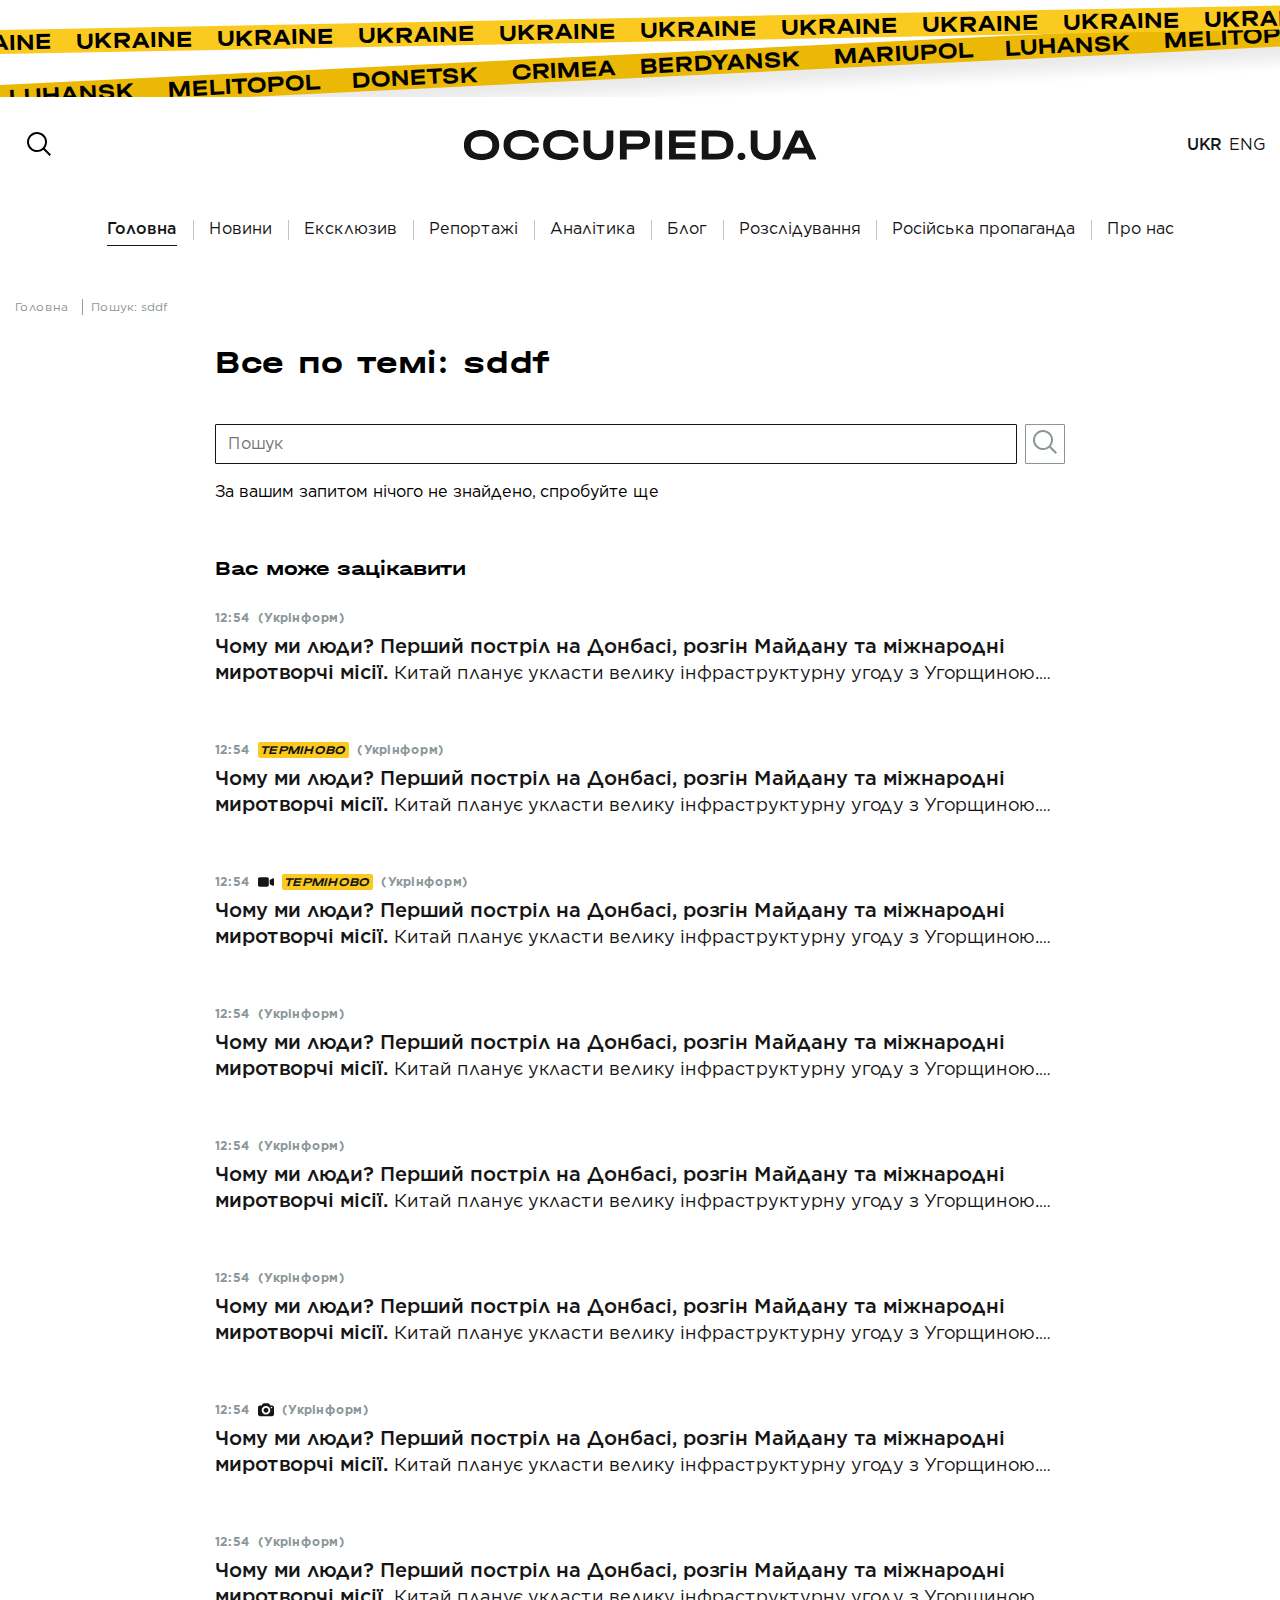
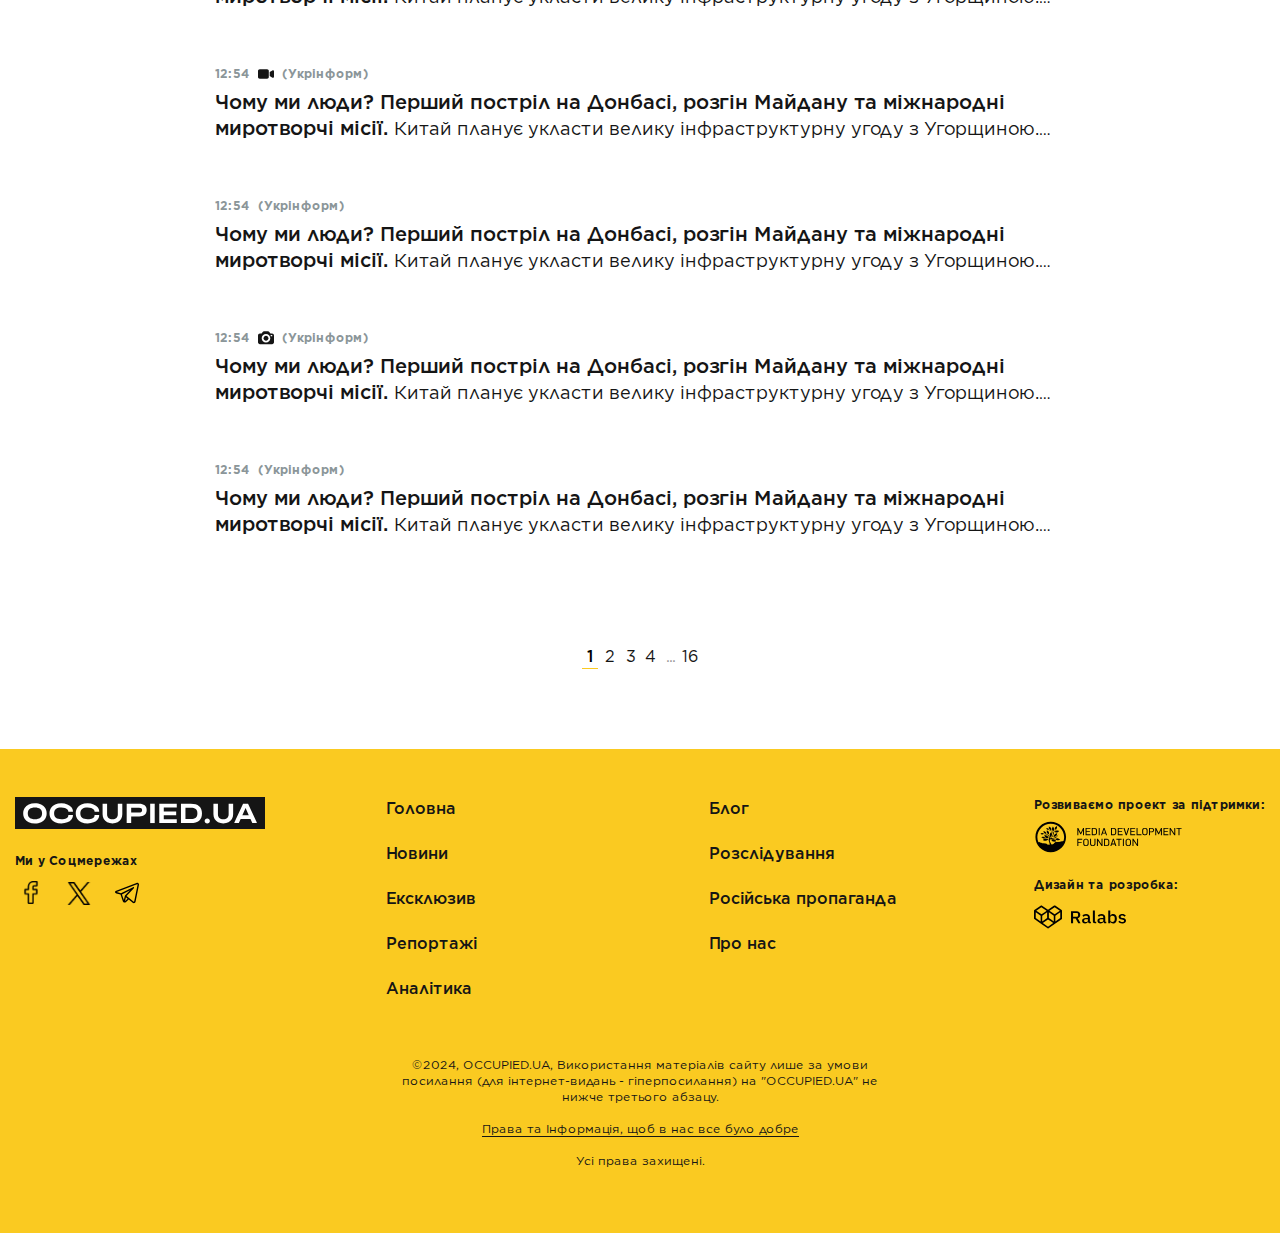
<file: search-not-found.html>
<!doctype html>
<html lang="ua">
  <head>
  <style>html { opacity: 0; }</style>
  <meta charset="UTF-8">
  <meta http-equiv="X-UA-Compatible" content="IE=edge">
  <meta name="viewport" content="width=device-width,initial-scale=1">
  <title>Пошук</title>

  <link rel="shortcut icon" href="favicon.ico" type="image/x-icon">
  <link rel="stylesheet" href="css/main.min.css?_v=20240613184355">

  <script defer="defer" src="js/main.min.js?_v=20240613184355"></script>
</head>


  <body>
    
    <header class="header">
  <div class="title-tape title-tape--head">
    <div class="signal-tape" data-tape-text="Ukraine"></div>
    <div class="signal-tape" data-tape-text="Berdyansk Mariupol Luhansk Melitopol Donetsk Crimea"></div>
  </div>

  <div class="container">
    <div class="header__row">
      <input type="checkbox" id="mobile-menu">
<label class="menu-hamburger" for="mobile-menu">
  <span class="menu-hamburger__line"></span>
</label>

<div class="mobile-menu">
  <div class="wrapper">
    <form class="mobile-search-bar" action="/search.html" method="get" aria-label="search bar form">
  <label for="search" hidden="hidden">Пошук</label>
  <input type="text" name="search" id="search" placeholder="Пошук" aria-label="search bar input" required>

  <button type="submit" class="mobile-search-bar__submit" aria-label="search bar submit button">
    <span class="icon icon-search"></span>
  </button>
</form>
    <nav class="mobile-navigation">
      <ul class="menu__list">
        <li class="menu__item">
          <a href="./news.html" class="menu__link" title="Перейти до розділу Новини">
            Новини
          </a>
        </li>
        <li class="menu__item">
          <a href="./exclusive.html" class="menu__link" title="Перейти до розділу Ексклюзив">
            Ексклюзив
          </a>
        </li>
        <li class="menu__item">
          <a href="./reportages.html" class="menu__link" title="Перейти до розділу Репортажі">
            Репортажі
          </a>
        </li>
        <li class="menu__item">
          <a href="./analytics.html" class="menu__link" title="Перейти до розділу Аналітика">
            Аналітика
          </a>
        </li>
        <li class="menu__item">
          <a href="./blog.html" class="menu__link" title="Перейти до розділу Блог">
            Блог
          </a>
        </li>
        <li class="menu__item">
          <a href="./investigations.html" class="menu__link" title="Перейти до розділу Розслідування">
            Розслідування
          </a>
        </li>
        <li class="menu__item">
          <a href="./russian-propaganda.html" class="menu__link" title="Перейти до розділу Російська пропаганда">
            Російська пропаганда
          </a>
        </li>
        <li class="menu__item">
          <a href="./about-us.html" class="menu__link" title="Перейти до сторінки Про нас">
            Про нас
          </a>
        </li>
      </ul>
    </nav>

    <div class="mobile-menu__footer">
      
      <ul class="social-media-list">
        <li class="social-media-list__item">
          <a class="social-media-list__link" href="#" title="Facebook" target="_blank">
            <span class="icon icon-facebook"></span>
          </a>
        </li>
        <li class="social-media-list__item">
          <a class="social-media-list__link" href="#" title="Telegram" target="_blank">
            <span class="icon icon-telegram"></span>
          </a>
        </li>
        <li class="social-media-list__item">
          <a class="social-media-list__link" href="#" title="twitter" target="_blank">
            <span class="icon icon-twitter"></span>
          </a>
        </li>
      </ul>
    </div>
  </div>
</div>

      <div class="header__search">
        <form class="search-bar" action="/search.html" method="get">
    <button type="button" class="search-bar__btn-open">
        <span class="icon icon-search">
        </span>
    </button>

    <div class="search-bar__input">
        <button type="submit" class="search-bar__input__submit">
            <span class="icon icon-search">
            </span>
        </button>
        <label for="search" hidden="hidden">Пошук</label>
        <input type="text" name="search" id="search" placeholder="Пошук" required>
        <button type="button" class="search-bar__btn-close">
            &#x2715;
        </button>
    </div>
</form>
      </div>

      <a href="/" class="logo header__logo" title="Перейти на головну">
        <img src="./images/logo.svg" alt="Вільне Радіо лого">
      </a>

      <div class="header__buttons">

        <div class="header__language" aria-label="Перемикач мови веб сторінки">
          <a href="#" title="Поточна мова вебсайту: Ukr" class="header__language__link header__language__link--current">
            Ukr
          </a>

          <a href="#" title="Click here to change language of the website to english" class="header__language__link">Eng</a>
        </div>

        <a href="#" title="Підтримати occupied.ua" target="_blank" rel="noopener noreferrer nofollow" class="button button--donation">
          <span class="icon icon-donation"></span> 
          
          <span class="text">
            Підтримати
          </span>
        </a>
      </div>
    </div>

    <div class="header__row header__row--nav">

      <nav class="main-navigation">
  <ul class="menu__list">
    <li class="menu__item current-menu-item">
      <a href="/" class="menu__link" title="Перейти до головної сторінки">
        Головна
      </a>
    </li>
    <li class="menu__item">
      <a href="./news.html" class="menu__link" title="Перейти до розділу Новини">
        Новини
      </a>
    </li>
    <li class="menu__item">
      <a href="./exclusive.html" class="menu__link" title="Перейти до розділу Ексклюзив">
        Ексклюзив
      </a>
    </li>
    <li class="menu__item">
      <a href="./reportages.html" class="menu__link" title="Перейти до розділу Репортажі">
        Репортажі
      </a>
    </li>
    <li class="menu__item">
      <a href="./analytics.html" class="menu__link" title="Перейти до розділу Аналітика">
        Аналітика
      </a>
    </li>
    <li class="menu__item">
      <a href="./blog.html" class="menu__link" title="Перейти до розділу Блог">
        Блог
      </a>
    </li>
    <li class="menu__item">
      <a href="./investigations.html" class="menu__link" title="Перейти до розділу Розслідування">
        Розслідування
      </a>
    </li>
    <li class="menu__item">
      <a href="./russian-propaganda.html" class="menu__link" title="Перейти до розділу Російська пропаганда">
        Російська пропаганда
      </a>
    </li>
    <li class="menu__item">
      <a href="./about-us.html" class="menu__link" title="Перейти до сторінки Про нас">
        Про нас
      </a>
    </li>

    
  </ul>
</nav>
      
    </div>
  </div>
</header>

    <main class="page">
      <div data-observ></div>

      <div class="container">
        <div class="breadcrumbs">
          <nav aria-label="breadcrumb">
            <ol class="breadcrumbs__list">
              <li class="breadcrumbs__item">
                <a href="/" class="breadcrumbs__link" title="Перейти на сторінку: Головна">
                  Головна
                </a>
              </li>
  
              <li class="breadcrumbs__item breadcrumbs__item--active" aria-current="page">
                Пошук: sddf
              </li>
            </ol>
          </nav>
        </div>
      </div>

      <section class="search-page">
        <div class="container">
          
<div class="page__header">
  <h1 class="page__heading">Все по темі: sddf</h1>
</div>

          <div class="search-page--container">
            <div class="latest-articles search-page__result">
              <div class="onpage-search">
                <form class="mobile-search-bar" action="/search.html" method="get" aria-label="search bar form">
                  <label for="search" hidden="hidden">Пошук</label>
                  <input type="text" name="search" id="search" placeholder="Пошук" aria-label="search bar input" required>
                
                  <button type="submit" class="mobile-search-bar__submit" aria-label="search bar submit button">
                    <span class="icon icon-search"></span>
                  </button>
                </form>
  
                <p>За вашим запитом нічого не знайдено, спробуйте ще</p>
              </div>

              <h2>Вас може зацікавити</h2>
              
            
              <ul class="latest-articles__list">
                <li>
  
  <article class="latest-article" data-tag="@@data-tag">
    <a href="/post-page.html" class="latest-article__card" title="title">
      <div class="latest-article__timestamps timestamps">
        <time datetime="2024-02-14 12:54">12:54</time>

        <div class="tags tags--latest-article">
          @@tag
        </div>

        <span class="timestamps__partner">(Укрінформ)</span>
      </div>

      <header class="latest-article__heading">
        <h3 class="latest-article__title">
          Чому ми люди? Перший постріл на Донбасі, розгін Майдану та міжнародні миротворчі місії.
        </h3>

        <span class="latest-article__description">
          Китай планує укласти велику інфраструктурну угоду з Угорщиною. Міністр закордонних справ Угорщини Петер Сіярто повідомив, що в межах
        </span>
      </header>
    </a>
  </article>
</li>

                <li>
  
  <article class="latest-article" data-tag="true">
    <a href="/post-page.html" class="latest-article__card" title="title">
      <div class="latest-article__timestamps timestamps">
        <time datetime="2024-02-14 12:54">12:54</time>

        <div class="tags tags--latest-article">
          <span class="tag" data-tag="yellow">терміново</span>
        </div>

        <span class="timestamps__partner">(Укрінформ)</span>
      </div>

      <header class="latest-article__heading">
        <h3 class="latest-article__title">
          Чому ми люди? Перший постріл на Донбасі, розгін Майдану та міжнародні миротворчі місії.
        </h3>

        <span class="latest-article__description">
          Китай планує укласти велику інфраструктурну угоду з Угорщиною. Міністр закордонних справ Угорщини Петер Сіярто повідомив, що в межах
        </span>
      </header>
    </a>
  </article>
</li>
                
                <li>
  
  <article class="latest-article" data-tag="true">
    <a href="/post-page.html" class="latest-article__card" title="title">
      <div class="latest-article__timestamps timestamps">
        <time datetime="2024-02-14 12:54">12:54</time>

        <div class="tags tags--latest-article">
          <span class="icon icon-tag icon-video" title="article contains video"></span><span class="tag" data-tag="yellow">терміново</span>
        </div>

        <span class="timestamps__partner">(Укрінформ)</span>
      </div>

      <header class="latest-article__heading">
        <h3 class="latest-article__title">
          Чому ми люди? Перший постріл на Донбасі, розгін Майдану та міжнародні миротворчі місії.
        </h3>

        <span class="latest-article__description">
          Китай планує укласти велику інфраструктурну угоду з Угорщиною. Міністр закордонних справ Угорщини Петер Сіярто повідомив, що в межах
        </span>
      </header>
    </a>
  </article>
</li>
                
                <li>
  
  <article class="latest-article" data-tag="@@data-tag">
    <a href="/post-page.html" class="latest-article__card" title="title">
      <div class="latest-article__timestamps timestamps">
        <time datetime="2024-02-14 12:54">12:54</time>

        <div class="tags tags--latest-article">
          @@tag
        </div>

        <span class="timestamps__partner">(Укрінформ)</span>
      </div>

      <header class="latest-article__heading">
        <h3 class="latest-article__title">
          Чому ми люди? Перший постріл на Донбасі, розгін Майдану та міжнародні миротворчі місії.
        </h3>

        <span class="latest-article__description">
          Китай планує укласти велику інфраструктурну угоду з Угорщиною. Міністр закордонних справ Угорщини Петер Сіярто повідомив, що в межах
        </span>
      </header>
    </a>
  </article>
</li>
                
                <li>
  
  <article class="latest-article" data-tag="@@data-tag">
    <a href="/post-page.html" class="latest-article__card" title="title">
      <div class="latest-article__timestamps timestamps">
        <time datetime="2024-02-14 12:54">12:54</time>

        <div class="tags tags--latest-article">
          @@tag
        </div>

        <span class="timestamps__partner">(Укрінформ)</span>
      </div>

      <header class="latest-article__heading">
        <h3 class="latest-article__title">
          Чому ми люди? Перший постріл на Донбасі, розгін Майдану та міжнародні миротворчі місії.
        </h3>

        <span class="latest-article__description">
          Китай планує укласти велику інфраструктурну угоду з Угорщиною. Міністр закордонних справ Угорщини Петер Сіярто повідомив, що в межах
        </span>
      </header>
    </a>
  </article>
</li>
                
                <li>
  
  <article class="latest-article" data-tag="@@data-tag">
    <a href="/post-page.html" class="latest-article__card" title="title">
      <div class="latest-article__timestamps timestamps">
        <time datetime="2024-02-14 12:54">12:54</time>

        <div class="tags tags--latest-article">
          @@tag
        </div>

        <span class="timestamps__partner">(Укрінформ)</span>
      </div>

      <header class="latest-article__heading">
        <h3 class="latest-article__title">
          Чому ми люди? Перший постріл на Донбасі, розгін Майдану та міжнародні миротворчі місії.
        </h3>

        <span class="latest-article__description">
          Китай планує укласти велику інфраструктурну угоду з Угорщиною. Міністр закордонних справ Угорщини Петер Сіярто повідомив, що в межах
        </span>
      </header>
    </a>
  </article>
</li>
                
                <li>
  
  <article class="latest-article" data-tag="true">
    <a href="/post-page.html" class="latest-article__card" title="title">
      <div class="latest-article__timestamps timestamps">
        <time datetime="2024-02-14 12:54">12:54</time>

        <div class="tags tags--latest-article">
          <span class="icon icon-tag icon-photo" title="article is based on photo"></span>
        </div>

        <span class="timestamps__partner">(Укрінформ)</span>
      </div>

      <header class="latest-article__heading">
        <h3 class="latest-article__title">
          Чому ми люди? Перший постріл на Донбасі, розгін Майдану та міжнародні миротворчі місії.
        </h3>

        <span class="latest-article__description">
          Китай планує укласти велику інфраструктурну угоду з Угорщиною. Міністр закордонних справ Угорщини Петер Сіярто повідомив, що в межах
        </span>
      </header>
    </a>
  </article>
</li>
                
                <li>
  
  <article class="latest-article" data-tag="@@data-tag">
    <a href="/post-page.html" class="latest-article__card" title="title">
      <div class="latest-article__timestamps timestamps">
        <time datetime="2024-02-14 12:54">12:54</time>

        <div class="tags tags--latest-article">
          @@tag
        </div>

        <span class="timestamps__partner">(Укрінформ)</span>
      </div>

      <header class="latest-article__heading">
        <h3 class="latest-article__title">
          Чому ми люди? Перший постріл на Донбасі, розгін Майдану та міжнародні миротворчі місії.
        </h3>

        <span class="latest-article__description">
          Китай планує укласти велику інфраструктурну угоду з Угорщиною. Міністр закордонних справ Угорщини Петер Сіярто повідомив, що в межах
        </span>
      </header>
    </a>
  </article>
</li>

                <li>
  
  <article class="latest-article" data-tag="true">
    <a href="/post-page.html" class="latest-article__card" title="title">
      <div class="latest-article__timestamps timestamps">
        <time datetime="2024-02-14 12:54">12:54</time>

        <div class="tags tags--latest-article">
          <span class="icon icon-tag icon-video" title="article contains video"></span>
        </div>

        <span class="timestamps__partner">(Укрінформ)</span>
      </div>

      <header class="latest-article__heading">
        <h3 class="latest-article__title">
          Чому ми люди? Перший постріл на Донбасі, розгін Майдану та міжнародні миротворчі місії.
        </h3>

        <span class="latest-article__description">
          Китай планує укласти велику інфраструктурну угоду з Угорщиною. Міністр закордонних справ Угорщини Петер Сіярто повідомив, що в межах
        </span>
      </header>
    </a>
  </article>
</li>
                
                <li>
  
  <article class="latest-article" data-tag="@@data-tag">
    <a href="/post-page.html" class="latest-article__card" title="title">
      <div class="latest-article__timestamps timestamps">
        <time datetime="2024-02-14 12:54">12:54</time>

        <div class="tags tags--latest-article">
          @@tag
        </div>

        <span class="timestamps__partner">(Укрінформ)</span>
      </div>

      <header class="latest-article__heading">
        <h3 class="latest-article__title">
          Чому ми люди? Перший постріл на Донбасі, розгін Майдану та міжнародні миротворчі місії.
        </h3>

        <span class="latest-article__description">
          Китай планує укласти велику інфраструктурну угоду з Угорщиною. Міністр закордонних справ Угорщини Петер Сіярто повідомив, що в межах
        </span>
      </header>
    </a>
  </article>
</li>
                
                <li>
  
  <article class="latest-article" data-tag="true">
    <a href="/post-page.html" class="latest-article__card" title="title">
      <div class="latest-article__timestamps timestamps">
        <time datetime="2024-02-14 12:54">12:54</time>

        <div class="tags tags--latest-article">
          <span class="icon icon-tag icon-photo" title="article is based on photo"></span>
        </div>

        <span class="timestamps__partner">(Укрінформ)</span>
      </div>

      <header class="latest-article__heading">
        <h3 class="latest-article__title">
          Чому ми люди? Перший постріл на Донбасі, розгін Майдану та міжнародні миротворчі місії.
        </h3>

        <span class="latest-article__description">
          Китай планує укласти велику інфраструктурну угоду з Угорщиною. Міністр закордонних справ Угорщини Петер Сіярто повідомив, що в межах
        </span>
      </header>
    </a>
  </article>
</li>
                
                <li>
  
  <article class="latest-article" data-tag="@@data-tag">
    <a href="/post-page.html" class="latest-article__card" title="title">
      <div class="latest-article__timestamps timestamps">
        <time datetime="2024-02-14 12:54">12:54</time>

        <div class="tags tags--latest-article">
          @@tag
        </div>

        <span class="timestamps__partner">(Укрінформ)</span>
      </div>

      <header class="latest-article__heading">
        <h3 class="latest-article__title">
          Чому ми люди? Перший постріл на Донбасі, розгін Майдану та міжнародні миротворчі місії.
        </h3>

        <span class="latest-article__description">
          Китай планує укласти велику інфраструктурну угоду з Угорщиною. Міністр закордонних справ Угорщини Петер Сіярто повідомив, що в межах
        </span>
      </header>
    </a>
  </article>
</li>
              </ul>
              
              <button type="button" class="button button--primary pagination__button">Завантажити ще</button>

<nav class="pagination" aria-label="articles navigation">
    <ul class="pagination__list">
        

        <li class="pagination__item pagination__item--active">
            <a class="pagination__link" href="?page=1" title="Page 1">
                
                1
            </a>
        </li>
        <li class="pagination__item">
            <a class="pagination__link" href="?page=2" title="Page 2">
                
                2
            </a>
        </li>
        <li class="pagination__item">
            <a class="pagination__link" href="?page=3" title="Page 3">
                
                3
            </a>
        </li>
        <li class="pagination__item">
            <a class="pagination__link" href="?page=4" title="Page 4">
                
                4
            </a>
        </li>
        <li class="pagination__item pagination__item--disabled">
            <a class="pagination__link" href="?page=5" title="Page 5">
                
                ...
            </a>
        </li>
        <li class="pagination__item">
            <a class="pagination__link" href="?page=6" title="Page 6">
                
                16
            </a>
        </li>

        
    </ul>
</nav>
            </div>
          </div>
        </div>
      </section>
    </main>
    
    <footer class="footer">

  <div class="container">
    <div class="footer__row">
      <div class="footer__info">
        <div class="footer__logo-box">
          <a href="/" class="logo footer__logo" title="Перейти на головну">
            <img src="./images/logo-footer.svg" alt="Footer Logo">
          </a>
        </div>

        <div class="social-links-desktop" data-placeholder="desktop">
          <h6>Ми у Соцмережах</h6>

          <ul class="social-media-list">
            <li class="social-media-list__item">
              <a class="social-media-list__link" href="#" title="Facebook" target="_blank">
                <span class="icon icon-facebook"></span>
              </a>
            </li>
            <li class="social-media-list__item">
              <a class="social-media-list__link" href="#" title="twitter" target="_blank">
                <span class="icon icon-twitter"></span>
              </a>
            </li>
            <li class="social-media-list__item">
              <a class="social-media-list__link" href="#" title="Telegram" target="_blank">
                <span class="icon icon-telegram"></span>
              </a>
            </li>
          </ul>
        </div>
      </div>

      <nav class="footer__navigation">
        <ul class="menu__list">
          <li class="menu__item current-menu-item">
            <a href="/" class="menu__link" title="Перейти до головної сторінки">
              Головна
            </a>
          </li>
          <li class="menu__item">
            <a href="./news.html" class="menu__link" title="Перейти до розділу Новини">
              Новини
            </a>
          </li>
          <li class="menu__item">
            <a href="./exclusive.html" class="menu__link" title="Перейти до розділу Ексклюзив">
              Ексклюзив
            </a>
          </li>
          <li class="menu__item">
            <a href="./reportages.html" class="menu__link" title="Перейти до розділу Репортажі">
              Репортажі
            </a>
          </li>
          <li class="menu__item">
            <a href="./analytics.html" class="menu__link" title="Перейти до розділу Аналітика">
              Аналітика
            </a>
          </li>
        </ul>

        <ul class="menu__list">
          <li class="menu__item">
            <a href="./blog.html" class="menu__link" title="Перейти до розділу Блог">
              Блог
            </a>
          </li>
          <li class="menu__item">
            <a href="./investigations.html" class="menu__link" title="Перейти до розділу Розслідування">
              Розслідування
            </a>
          </li>
          <li class="menu__item">
            <a href="./russian-propaganda.html" class="menu__link" title="Перейти до розділу Російська пропаганда">
              Російська пропаганда
            </a>
          </li>
          <li class="menu__item">
            <a href="./about-us.html" class="menu__link" title="Перейти до сторінки Про нас">
              Про нас
            </a>
          </li>
        </ul>
      </nav>

      <div class="footer__info footer__info--end">
        <div class="social-links-mobile" data-placeholder="mobile"></div>

        <div>
          <h6>
            Розвиваємо проект за підтримки:
          </h6>
          <a href="https://www.mediadevelopmentfoundation.org" title="Media Development Foundation" target="_blank">
            <img src="./images/media-dev-logo.svg" loading="lazy" alt="Media Development Foundation">
          </a>
        </div>
        
        <div class="creator">
          <h6>
            Дизайн та розробка:
          </h6>
          <a href="https://ralabs.org" title="Ralabs" target="_blank">
            <img src="./images/ralabs-logo.svg" loading="lazy" alt="Ralabs Logo">
          </a>
        </div>
      </div>
    </div>

    <div class="footer__rights">
      <p>
        &copy;2024, OCCUPIED.UA, Використання матеріалів сайту лише за умови посилання (для інтернет-видань - гіперпосилання) на "OCCUPIED.UA" не нижче третього абзацу.
        <br>
        <br>
        <a class="text-underline" href="#" title="Права та інформація">
          Права та Інформація, щоб в нас все було добре
        </a>
        <br>
        <br>
        Усі права захищені.
      </p>
    </div>

    <div id="creator-space"></div>
  </div>
</footer>
  </body>
</html>
</file>
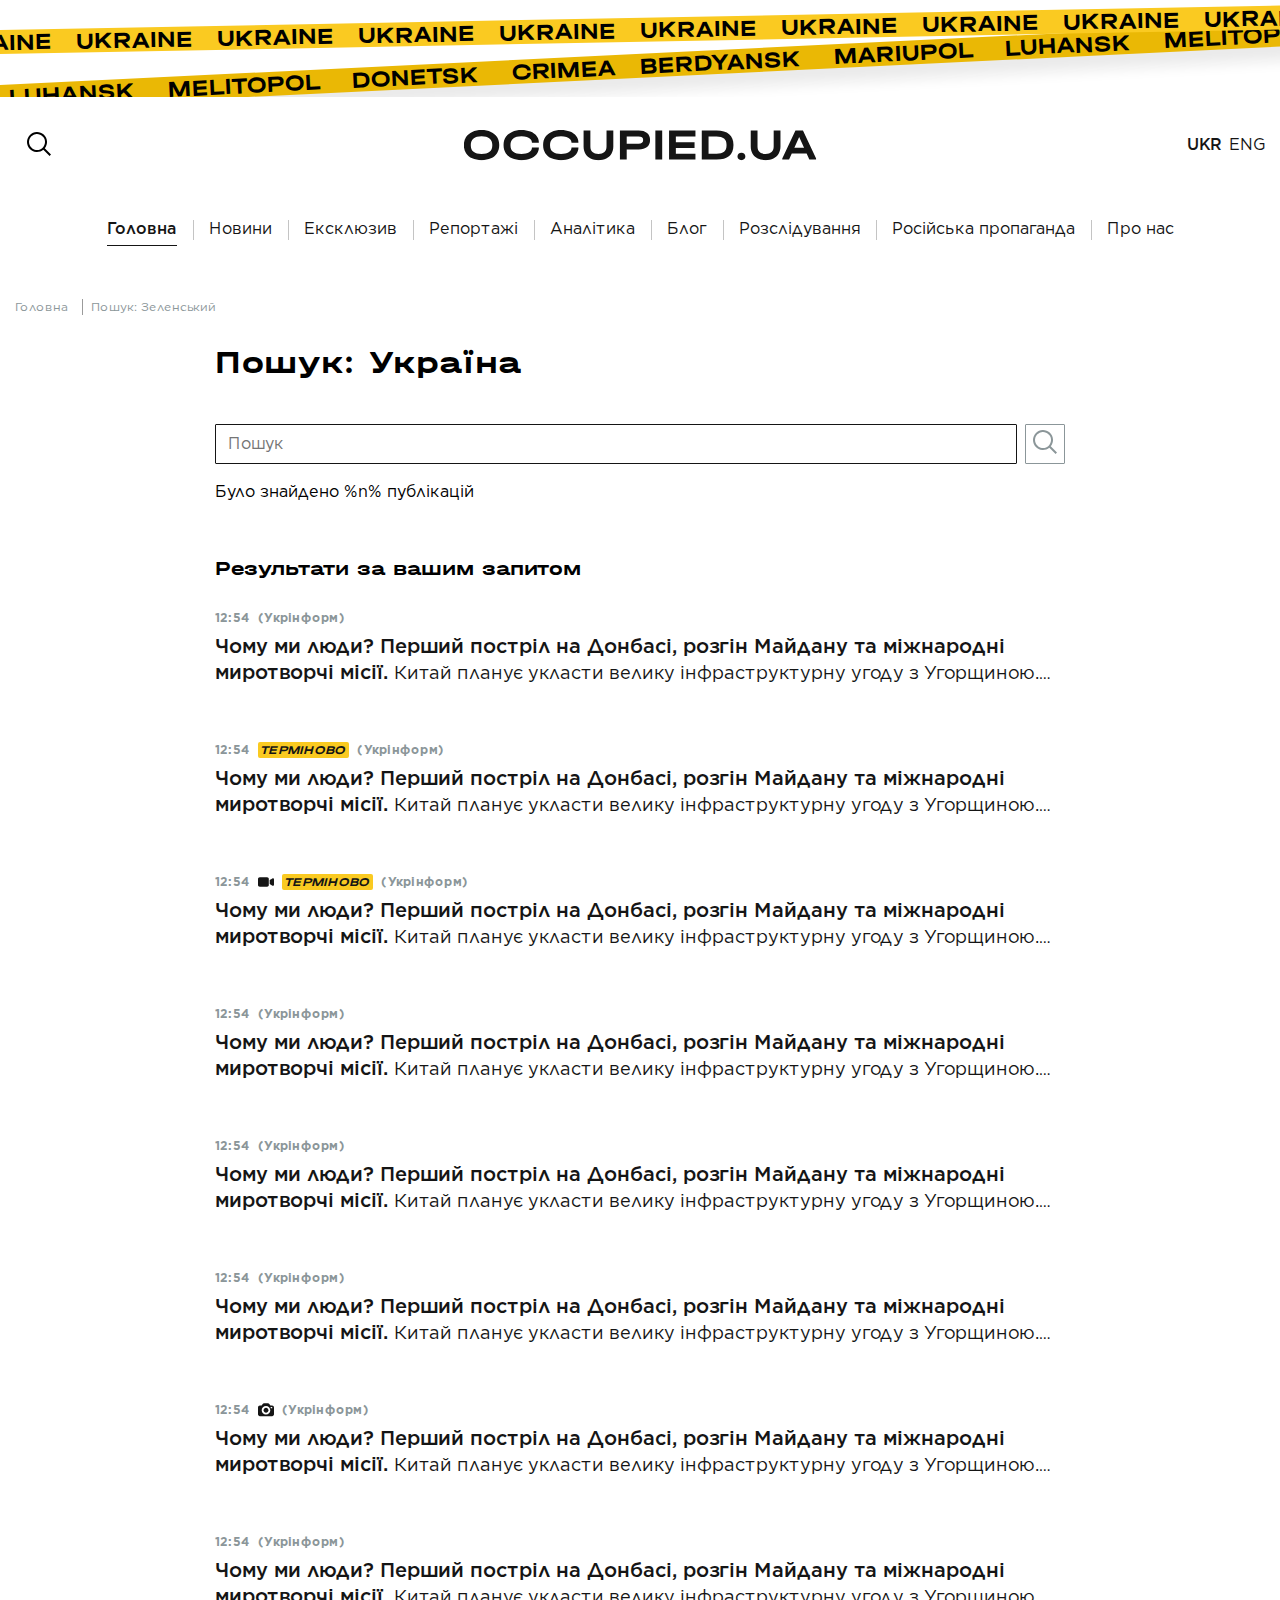
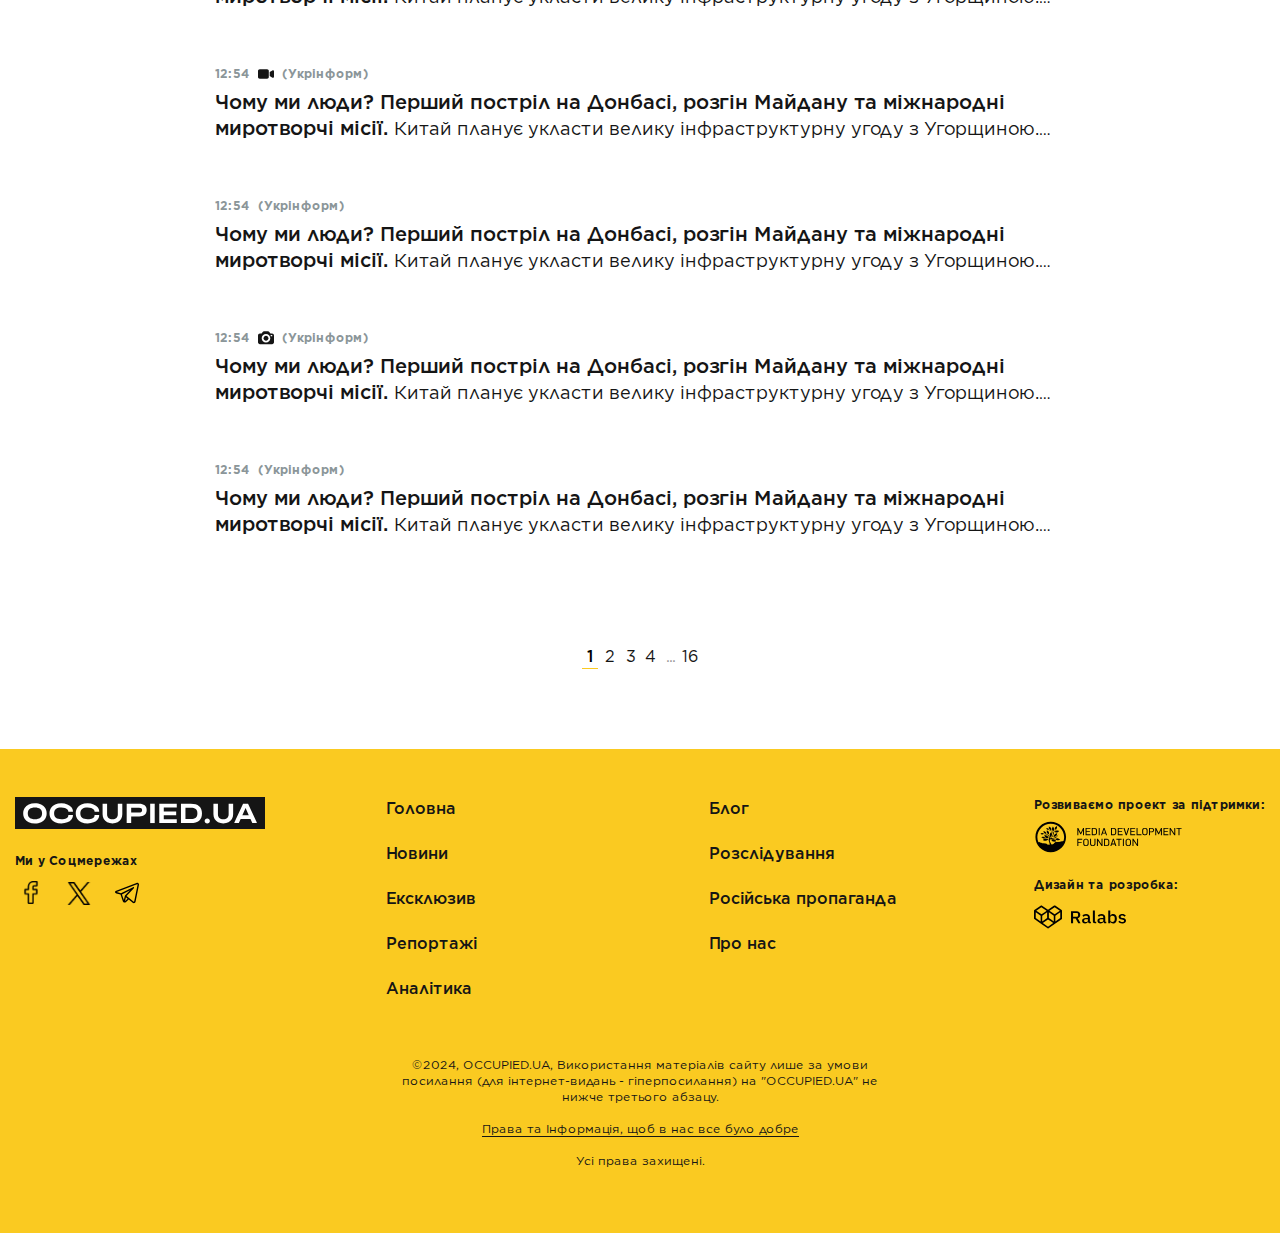
<file: search.html>
<!doctype html>
<html lang="ua">
  <head>
  <style>html { opacity: 0; }</style>
  <meta charset="UTF-8">
  <meta http-equiv="X-UA-Compatible" content="IE=edge">
  <meta name="viewport" content="width=device-width,initial-scale=1">
  <title>Пошук</title>

  <link rel="shortcut icon" href="favicon.ico" type="image/x-icon">
  <link rel="stylesheet" href="css/main.min.css?_v=20240613184355">

  <script defer="defer" src="js/main.min.js?_v=20240613184355"></script>
</head>


  <body>
    
    <header class="header">
  <div class="title-tape title-tape--head">
    <div class="signal-tape" data-tape-text="Ukraine"></div>
    <div class="signal-tape" data-tape-text="Berdyansk Mariupol Luhansk Melitopol Donetsk Crimea"></div>
  </div>

  <div class="container">
    <div class="header__row">
      <input type="checkbox" id="mobile-menu">
<label class="menu-hamburger" for="mobile-menu">
  <span class="menu-hamburger__line"></span>
</label>

<div class="mobile-menu">
  <div class="wrapper">
    <form class="mobile-search-bar" action="/search.html" method="get" aria-label="search bar form">
  <label for="search" hidden="hidden">Пошук</label>
  <input type="text" name="search" id="search" placeholder="Пошук" aria-label="search bar input" required>

  <button type="submit" class="mobile-search-bar__submit" aria-label="search bar submit button">
    <span class="icon icon-search"></span>
  </button>
</form>
    <nav class="mobile-navigation">
      <ul class="menu__list">
        <li class="menu__item">
          <a href="./news.html" class="menu__link" title="Перейти до розділу Новини">
            Новини
          </a>
        </li>
        <li class="menu__item">
          <a href="./exclusive.html" class="menu__link" title="Перейти до розділу Ексклюзив">
            Ексклюзив
          </a>
        </li>
        <li class="menu__item">
          <a href="./reportages.html" class="menu__link" title="Перейти до розділу Репортажі">
            Репортажі
          </a>
        </li>
        <li class="menu__item">
          <a href="./analytics.html" class="menu__link" title="Перейти до розділу Аналітика">
            Аналітика
          </a>
        </li>
        <li class="menu__item">
          <a href="./blog.html" class="menu__link" title="Перейти до розділу Блог">
            Блог
          </a>
        </li>
        <li class="menu__item">
          <a href="./investigations.html" class="menu__link" title="Перейти до розділу Розслідування">
            Розслідування
          </a>
        </li>
        <li class="menu__item">
          <a href="./russian-propaganda.html" class="menu__link" title="Перейти до розділу Російська пропаганда">
            Російська пропаганда
          </a>
        </li>
        <li class="menu__item">
          <a href="./about-us.html" class="menu__link" title="Перейти до сторінки Про нас">
            Про нас
          </a>
        </li>
      </ul>
    </nav>

    <div class="mobile-menu__footer">
      
      <ul class="social-media-list">
        <li class="social-media-list__item">
          <a class="social-media-list__link" href="#" title="Facebook" target="_blank">
            <span class="icon icon-facebook"></span>
          </a>
        </li>
        <li class="social-media-list__item">
          <a class="social-media-list__link" href="#" title="Telegram" target="_blank">
            <span class="icon icon-telegram"></span>
          </a>
        </li>
        <li class="social-media-list__item">
          <a class="social-media-list__link" href="#" title="twitter" target="_blank">
            <span class="icon icon-twitter"></span>
          </a>
        </li>
      </ul>
    </div>
  </div>
</div>

      <div class="header__search">
        <form class="search-bar" action="/search.html" method="get">
    <button type="button" class="search-bar__btn-open">
        <span class="icon icon-search">
        </span>
    </button>

    <div class="search-bar__input">
        <button type="submit" class="search-bar__input__submit">
            <span class="icon icon-search">
            </span>
        </button>
        <label for="search" hidden="hidden">Пошук</label>
        <input type="text" name="search" id="search" placeholder="Пошук" required>
        <button type="button" class="search-bar__btn-close">
            &#x2715;
        </button>
    </div>
</form>
      </div>

      <a href="/" class="logo header__logo" title="Перейти на головну">
        <img src="./images/logo.svg" alt="Вільне Радіо лого">
      </a>

      <div class="header__buttons">

        <div class="header__language" aria-label="Перемикач мови веб сторінки">
          <a href="#" title="Поточна мова вебсайту: Ukr" class="header__language__link header__language__link--current">
            Ukr
          </a>

          <a href="#" title="Click here to change language of the website to english" class="header__language__link">Eng</a>
        </div>

        <a href="#" title="Підтримати occupied.ua" target="_blank" rel="noopener noreferrer nofollow" class="button button--donation">
          <span class="icon icon-donation"></span> 
          
          <span class="text">
            Підтримати
          </span>
        </a>
      </div>
    </div>

    <div class="header__row header__row--nav">

      <nav class="main-navigation">
  <ul class="menu__list">
    <li class="menu__item current-menu-item">
      <a href="/" class="menu__link" title="Перейти до головної сторінки">
        Головна
      </a>
    </li>
    <li class="menu__item">
      <a href="./news.html" class="menu__link" title="Перейти до розділу Новини">
        Новини
      </a>
    </li>
    <li class="menu__item">
      <a href="./exclusive.html" class="menu__link" title="Перейти до розділу Ексклюзив">
        Ексклюзив
      </a>
    </li>
    <li class="menu__item">
      <a href="./reportages.html" class="menu__link" title="Перейти до розділу Репортажі">
        Репортажі
      </a>
    </li>
    <li class="menu__item">
      <a href="./analytics.html" class="menu__link" title="Перейти до розділу Аналітика">
        Аналітика
      </a>
    </li>
    <li class="menu__item">
      <a href="./blog.html" class="menu__link" title="Перейти до розділу Блог">
        Блог
      </a>
    </li>
    <li class="menu__item">
      <a href="./investigations.html" class="menu__link" title="Перейти до розділу Розслідування">
        Розслідування
      </a>
    </li>
    <li class="menu__item">
      <a href="./russian-propaganda.html" class="menu__link" title="Перейти до розділу Російська пропаганда">
        Російська пропаганда
      </a>
    </li>
    <li class="menu__item">
      <a href="./about-us.html" class="menu__link" title="Перейти до сторінки Про нас">
        Про нас
      </a>
    </li>

    
  </ul>
</nav>
      
    </div>
  </div>
</header>

    <main class="page">
      <div data-observ></div>

      <div class="container">
        <div class="breadcrumbs">
          <nav aria-label="breadcrumb">
            <ol class="breadcrumbs__list">
              <li class="breadcrumbs__item">
                <a href="/" class="breadcrumbs__link" title="Перейти на сторінку: Головна">
                  Головна
                </a>
              </li>
  
              <li class="breadcrumbs__item breadcrumbs__item--active" aria-current="page">
                Пошук: Зеленський
              </li>
            </ol>
          </nav>
        </div>
      </div>

      <section class="search-page">
        <div class="container">
          
<div class="page__header">
  <h1 class="page__heading">Пошук: Україна</h1>
</div>

          <div class="search-page--container">
            <div class="latest-articles search-page__result">
              <div class="onpage-search">
                <form class="mobile-search-bar" action="/search.html" method="get" aria-label="search bar form">
                  <label for="search" hidden="hidden">Пошук</label>
                  <input type="text" name="search" id="search" placeholder="Пошук" aria-label="search bar input" required>
                
                  <button type="submit" class="mobile-search-bar__submit" aria-label="search bar submit button">
                    <span class="icon icon-search"></span>
                  </button>
                </form>
  
                <p>Було знайдено %n% публікацій</p>
              </div>

              <h2>Результати за вашим запитом</h2>

              <ul class="latest-articles__list">
                <li>
  
  <article class="latest-article" data-tag="@@data-tag">
    <a href="/post-page.html" class="latest-article__card" title="title">
      <div class="latest-article__timestamps timestamps">
        <time datetime="2024-02-14 12:54">12:54</time>

        <div class="tags tags--latest-article">
          @@tag
        </div>

        <span class="timestamps__partner">(Укрінформ)</span>
      </div>

      <header class="latest-article__heading">
        <h3 class="latest-article__title">
          Чому ми люди? Перший постріл на Донбасі, розгін Майдану та міжнародні миротворчі місії.
        </h3>

        <span class="latest-article__description">
          Китай планує укласти велику інфраструктурну угоду з Угорщиною. Міністр закордонних справ Угорщини Петер Сіярто повідомив, що в межах
        </span>
      </header>
    </a>
  </article>
</li>

                <li>
  
  <article class="latest-article" data-tag="true">
    <a href="/post-page.html" class="latest-article__card" title="title">
      <div class="latest-article__timestamps timestamps">
        <time datetime="2024-02-14 12:54">12:54</time>

        <div class="tags tags--latest-article">
          <span class="tag" data-tag="yellow">терміново</span>
        </div>

        <span class="timestamps__partner">(Укрінформ)</span>
      </div>

      <header class="latest-article__heading">
        <h3 class="latest-article__title">
          Чому ми люди? Перший постріл на Донбасі, розгін Майдану та міжнародні миротворчі місії.
        </h3>

        <span class="latest-article__description">
          Китай планує укласти велику інфраструктурну угоду з Угорщиною. Міністр закордонних справ Угорщини Петер Сіярто повідомив, що в межах
        </span>
      </header>
    </a>
  </article>
</li>
                
                <li>
  
  <article class="latest-article" data-tag="true">
    <a href="/post-page.html" class="latest-article__card" title="title">
      <div class="latest-article__timestamps timestamps">
        <time datetime="2024-02-14 12:54">12:54</time>

        <div class="tags tags--latest-article">
          <span class="icon icon-tag icon-video" title="article contains video"></span><span class="tag" data-tag="yellow">терміново</span>
        </div>

        <span class="timestamps__partner">(Укрінформ)</span>
      </div>

      <header class="latest-article__heading">
        <h3 class="latest-article__title">
          Чому ми люди? Перший постріл на Донбасі, розгін Майдану та міжнародні миротворчі місії.
        </h3>

        <span class="latest-article__description">
          Китай планує укласти велику інфраструктурну угоду з Угорщиною. Міністр закордонних справ Угорщини Петер Сіярто повідомив, що в межах
        </span>
      </header>
    </a>
  </article>
</li>
                
                <li>
  
  <article class="latest-article" data-tag="@@data-tag">
    <a href="/post-page.html" class="latest-article__card" title="title">
      <div class="latest-article__timestamps timestamps">
        <time datetime="2024-02-14 12:54">12:54</time>

        <div class="tags tags--latest-article">
          @@tag
        </div>

        <span class="timestamps__partner">(Укрінформ)</span>
      </div>

      <header class="latest-article__heading">
        <h3 class="latest-article__title">
          Чому ми люди? Перший постріл на Донбасі, розгін Майдану та міжнародні миротворчі місії.
        </h3>

        <span class="latest-article__description">
          Китай планує укласти велику інфраструктурну угоду з Угорщиною. Міністр закордонних справ Угорщини Петер Сіярто повідомив, що в межах
        </span>
      </header>
    </a>
  </article>
</li>
                
                <li>
  
  <article class="latest-article" data-tag="@@data-tag">
    <a href="/post-page.html" class="latest-article__card" title="title">
      <div class="latest-article__timestamps timestamps">
        <time datetime="2024-02-14 12:54">12:54</time>

        <div class="tags tags--latest-article">
          @@tag
        </div>

        <span class="timestamps__partner">(Укрінформ)</span>
      </div>

      <header class="latest-article__heading">
        <h3 class="latest-article__title">
          Чому ми люди? Перший постріл на Донбасі, розгін Майдану та міжнародні миротворчі місії.
        </h3>

        <span class="latest-article__description">
          Китай планує укласти велику інфраструктурну угоду з Угорщиною. Міністр закордонних справ Угорщини Петер Сіярто повідомив, що в межах
        </span>
      </header>
    </a>
  </article>
</li>
                
                <li>
  
  <article class="latest-article" data-tag="@@data-tag">
    <a href="/post-page.html" class="latest-article__card" title="title">
      <div class="latest-article__timestamps timestamps">
        <time datetime="2024-02-14 12:54">12:54</time>

        <div class="tags tags--latest-article">
          @@tag
        </div>

        <span class="timestamps__partner">(Укрінформ)</span>
      </div>

      <header class="latest-article__heading">
        <h3 class="latest-article__title">
          Чому ми люди? Перший постріл на Донбасі, розгін Майдану та міжнародні миротворчі місії.
        </h3>

        <span class="latest-article__description">
          Китай планує укласти велику інфраструктурну угоду з Угорщиною. Міністр закордонних справ Угорщини Петер Сіярто повідомив, що в межах
        </span>
      </header>
    </a>
  </article>
</li>
                
                <li>
  
  <article class="latest-article" data-tag="true">
    <a href="/post-page.html" class="latest-article__card" title="title">
      <div class="latest-article__timestamps timestamps">
        <time datetime="2024-02-14 12:54">12:54</time>

        <div class="tags tags--latest-article">
          <span class="icon icon-tag icon-photo" title="article is based on photo"></span>
        </div>

        <span class="timestamps__partner">(Укрінформ)</span>
      </div>

      <header class="latest-article__heading">
        <h3 class="latest-article__title">
          Чому ми люди? Перший постріл на Донбасі, розгін Майдану та міжнародні миротворчі місії.
        </h3>

        <span class="latest-article__description">
          Китай планує укласти велику інфраструктурну угоду з Угорщиною. Міністр закордонних справ Угорщини Петер Сіярто повідомив, що в межах
        </span>
      </header>
    </a>
  </article>
</li>
                
                <li>
  
  <article class="latest-article" data-tag="@@data-tag">
    <a href="/post-page.html" class="latest-article__card" title="title">
      <div class="latest-article__timestamps timestamps">
        <time datetime="2024-02-14 12:54">12:54</time>

        <div class="tags tags--latest-article">
          @@tag
        </div>

        <span class="timestamps__partner">(Укрінформ)</span>
      </div>

      <header class="latest-article__heading">
        <h3 class="latest-article__title">
          Чому ми люди? Перший постріл на Донбасі, розгін Майдану та міжнародні миротворчі місії.
        </h3>

        <span class="latest-article__description">
          Китай планує укласти велику інфраструктурну угоду з Угорщиною. Міністр закордонних справ Угорщини Петер Сіярто повідомив, що в межах
        </span>
      </header>
    </a>
  </article>
</li>

                <li>
  
  <article class="latest-article" data-tag="true">
    <a href="/post-page.html" class="latest-article__card" title="title">
      <div class="latest-article__timestamps timestamps">
        <time datetime="2024-02-14 12:54">12:54</time>

        <div class="tags tags--latest-article">
          <span class="icon icon-tag icon-video" title="article contains video"></span>
        </div>

        <span class="timestamps__partner">(Укрінформ)</span>
      </div>

      <header class="latest-article__heading">
        <h3 class="latest-article__title">
          Чому ми люди? Перший постріл на Донбасі, розгін Майдану та міжнародні миротворчі місії.
        </h3>

        <span class="latest-article__description">
          Китай планує укласти велику інфраструктурну угоду з Угорщиною. Міністр закордонних справ Угорщини Петер Сіярто повідомив, що в межах
        </span>
      </header>
    </a>
  </article>
</li>
                
                <li>
  
  <article class="latest-article" data-tag="@@data-tag">
    <a href="/post-page.html" class="latest-article__card" title="title">
      <div class="latest-article__timestamps timestamps">
        <time datetime="2024-02-14 12:54">12:54</time>

        <div class="tags tags--latest-article">
          @@tag
        </div>

        <span class="timestamps__partner">(Укрінформ)</span>
      </div>

      <header class="latest-article__heading">
        <h3 class="latest-article__title">
          Чому ми люди? Перший постріл на Донбасі, розгін Майдану та міжнародні миротворчі місії.
        </h3>

        <span class="latest-article__description">
          Китай планує укласти велику інфраструктурну угоду з Угорщиною. Міністр закордонних справ Угорщини Петер Сіярто повідомив, що в межах
        </span>
      </header>
    </a>
  </article>
</li>
                
                <li>
  
  <article class="latest-article" data-tag="true">
    <a href="/post-page.html" class="latest-article__card" title="title">
      <div class="latest-article__timestamps timestamps">
        <time datetime="2024-02-14 12:54">12:54</time>

        <div class="tags tags--latest-article">
          <span class="icon icon-tag icon-photo" title="article is based on photo"></span>
        </div>

        <span class="timestamps__partner">(Укрінформ)</span>
      </div>

      <header class="latest-article__heading">
        <h3 class="latest-article__title">
          Чому ми люди? Перший постріл на Донбасі, розгін Майдану та міжнародні миротворчі місії.
        </h3>

        <span class="latest-article__description">
          Китай планує укласти велику інфраструктурну угоду з Угорщиною. Міністр закордонних справ Угорщини Петер Сіярто повідомив, що в межах
        </span>
      </header>
    </a>
  </article>
</li>
                
                <li>
  
  <article class="latest-article" data-tag="@@data-tag">
    <a href="/post-page.html" class="latest-article__card" title="title">
      <div class="latest-article__timestamps timestamps">
        <time datetime="2024-02-14 12:54">12:54</time>

        <div class="tags tags--latest-article">
          @@tag
        </div>

        <span class="timestamps__partner">(Укрінформ)</span>
      </div>

      <header class="latest-article__heading">
        <h3 class="latest-article__title">
          Чому ми люди? Перший постріл на Донбасі, розгін Майдану та міжнародні миротворчі місії.
        </h3>

        <span class="latest-article__description">
          Китай планує укласти велику інфраструктурну угоду з Угорщиною. Міністр закордонних справ Угорщини Петер Сіярто повідомив, що в межах
        </span>
      </header>
    </a>
  </article>
</li>
              </ul>
              
              <button type="button" class="button button--primary pagination__button">Завантажити ще</button>

<nav class="pagination" aria-label="articles navigation">
    <ul class="pagination__list">
        

        <li class="pagination__item pagination__item--active">
            <a class="pagination__link" href="?page=1" title="Page 1">
                
                1
            </a>
        </li>
        <li class="pagination__item">
            <a class="pagination__link" href="?page=2" title="Page 2">
                
                2
            </a>
        </li>
        <li class="pagination__item">
            <a class="pagination__link" href="?page=3" title="Page 3">
                
                3
            </a>
        </li>
        <li class="pagination__item">
            <a class="pagination__link" href="?page=4" title="Page 4">
                
                4
            </a>
        </li>
        <li class="pagination__item pagination__item--disabled">
            <a class="pagination__link" href="?page=5" title="Page 5">
                
                ...
            </a>
        </li>
        <li class="pagination__item">
            <a class="pagination__link" href="?page=6" title="Page 6">
                
                16
            </a>
        </li>

        
    </ul>
</nav>
            </div>
          </div>
        </div>
      </section>
    </main>
    
    <footer class="footer">

  <div class="container">
    <div class="footer__row">
      <div class="footer__info">
        <div class="footer__logo-box">
          <a href="/" class="logo footer__logo" title="Перейти на головну">
            <img src="./images/logo-footer.svg" alt="Footer Logo">
          </a>
        </div>

        <div class="social-links-desktop" data-placeholder="desktop">
          <h6>Ми у Соцмережах</h6>

          <ul class="social-media-list">
            <li class="social-media-list__item">
              <a class="social-media-list__link" href="#" title="Facebook" target="_blank">
                <span class="icon icon-facebook"></span>
              </a>
            </li>
            <li class="social-media-list__item">
              <a class="social-media-list__link" href="#" title="twitter" target="_blank">
                <span class="icon icon-twitter"></span>
              </a>
            </li>
            <li class="social-media-list__item">
              <a class="social-media-list__link" href="#" title="Telegram" target="_blank">
                <span class="icon icon-telegram"></span>
              </a>
            </li>
          </ul>
        </div>
      </div>

      <nav class="footer__navigation">
        <ul class="menu__list">
          <li class="menu__item current-menu-item">
            <a href="/" class="menu__link" title="Перейти до головної сторінки">
              Головна
            </a>
          </li>
          <li class="menu__item">
            <a href="./news.html" class="menu__link" title="Перейти до розділу Новини">
              Новини
            </a>
          </li>
          <li class="menu__item">
            <a href="./exclusive.html" class="menu__link" title="Перейти до розділу Ексклюзив">
              Ексклюзив
            </a>
          </li>
          <li class="menu__item">
            <a href="./reportages.html" class="menu__link" title="Перейти до розділу Репортажі">
              Репортажі
            </a>
          </li>
          <li class="menu__item">
            <a href="./analytics.html" class="menu__link" title="Перейти до розділу Аналітика">
              Аналітика
            </a>
          </li>
        </ul>

        <ul class="menu__list">
          <li class="menu__item">
            <a href="./blog.html" class="menu__link" title="Перейти до розділу Блог">
              Блог
            </a>
          </li>
          <li class="menu__item">
            <a href="./investigations.html" class="menu__link" title="Перейти до розділу Розслідування">
              Розслідування
            </a>
          </li>
          <li class="menu__item">
            <a href="./russian-propaganda.html" class="menu__link" title="Перейти до розділу Російська пропаганда">
              Російська пропаганда
            </a>
          </li>
          <li class="menu__item">
            <a href="./about-us.html" class="menu__link" title="Перейти до сторінки Про нас">
              Про нас
            </a>
          </li>
        </ul>
      </nav>

      <div class="footer__info footer__info--end">
        <div class="social-links-mobile" data-placeholder="mobile"></div>

        <div>
          <h6>
            Розвиваємо проект за підтримки:
          </h6>
          <a href="https://www.mediadevelopmentfoundation.org" title="Media Development Foundation" target="_blank">
            <img src="./images/media-dev-logo.svg" loading="lazy" alt="Media Development Foundation">
          </a>
        </div>
        
        <div class="creator">
          <h6>
            Дизайн та розробка:
          </h6>
          <a href="https://ralabs.org" title="Ralabs" target="_blank">
            <img src="./images/ralabs-logo.svg" loading="lazy" alt="Ralabs Logo">
          </a>
        </div>
      </div>
    </div>

    <div class="footer__rights">
      <p>
        &copy;2024, OCCUPIED.UA, Використання матеріалів сайту лише за умови посилання (для інтернет-видань - гіперпосилання) на "OCCUPIED.UA" не нижче третього абзацу.
        <br>
        <br>
        <a class="text-underline" href="#" title="Права та інформація">
          Права та Інформація, щоб в нас все було добре
        </a>
        <br>
        <br>
        Усі права захищені.
      </p>
    </div>

    <div id="creator-space"></div>
  </div>
</footer>
  </body>
</html>
</file>
<file: css/main.min.css>
@charset "UTF-8";@font-face{font-family:Gotham;font-display:swap;src:url(../fonts/Gotham-Black.woff2) format("woff2");font-weight:900;font-style:normal}@font-face{font-family:Gotham;font-display:swap;src:url(../fonts/Gotham-BlackItalic.woff2) format("woff2");font-weight:900;font-style:italic}@font-face{font-family:Gotham;font-display:swap;src:url(../fonts/Gotham-Bold.woff2) format("woff2");font-weight:700;font-style:normal}@font-face{font-family:Gotham;font-display:swap;src:url(../fonts/Gotham-BoldItalic.woff2) format("woff2");font-weight:700;font-style:italic}@font-face{font-family:Gotham;font-display:swap;src:url(../fonts/Gotham-Book.woff2) format("woff2");font-weight:400;font-style:normal}@font-face{font-family:Gotham;font-display:swap;src:url(../fonts/Gotham-BookItalic.woff2) format("woff2");font-weight:400;font-style:italic}@font-face{font-family:Gotham;font-display:swap;src:url(../fonts/Gotham-Light.woff2) format("woff2");font-weight:300;font-style:normal}@font-face{font-family:Gotham;font-display:swap;src:url(../fonts/Gotham-LightItalic.woff2) format("woff2");font-weight:300;font-style:italic}@font-face{font-family:Gotham;font-display:swap;src:url(../fonts/Gotham-Medium.woff2) format("woff2");font-weight:500;font-style:normal}@font-face{font-family:Gotham;font-display:swap;src:url(../fonts/Gotham-MediumItalic.woff2) format("woff2");font-weight:500;font-style:italic}@font-face{font-family:HalvarBreit;font-display:swap;src:url(../fonts/HalvarBreit-Bd.woff2) format("woff2");font-weight:700;font-style:normal}:root{--bs-font-family:Gotham;--title-ff:HalvarBreit;--bs-font-size:rem(16);--bs-font-weight:400;--bs-line-height:24px;--bs-font-color:#151515;--bs-transition:.3s ease-in-out;--bs-radius:10px;--primary-color:#EAB805;--primary-hover-color:#FACA21;--secondary-color:#FFDF00;--secondary-hover-color:#AF0084;--white-color:#fff;--black-color:#000000;--primary-disabled-background-color:#9d9da0;--dark-gray-color:#8b9699;--primary-grey-color:#C4C4C4;--timestamp-color:#8B9699;--inactive-color:#9B9B9B;--light-bg-color:#D4D5DB;--main-page-bg-color:#F3F5FC;--share-icons-color:#A8AEC2;--tooltip-border-color:#F4F7F7;--tag-updated-color:#FACA21;--tag-promo-color:#E5392C;--tag-blue-color:#AFC5FF;--tag-yellow-color:#FFF4AA;--tag-exclusive-color:#FFDF00;--tag-special-color:#d6d4ff;--tag-gray-color:#DCDEE5;--tag-partner-color:#141414;--main-bg-color:#CED5D6;--bs-shadow:0px 2px 3px rgba(#000 10%),0px 8px 3px rgba(#000 10%);--hover-shadow:0 0 5px 0 rgba(#000 10%),0 0 10px 0 rgba(#000 10%),0 0 15px 0 rgba(#000 10%);--mobile-header-height:158px;--desktop-header-height:249px}*{padding:0;margin:0;border:0;-webkit-tap-highlight-color:transparent}*,:after,:before{-webkit-box-sizing:border-box;box-sizing:border-box}:active,:focus{outline:0}aside,footer,header,nav{display:block}html{opacity:0;scroll-behavior:smooth;-webkit-transition:opacity .8s ease-in-out;transition:opacity .8s ease-in-out}html.loaded{opacity:1}html.lock{overflow:hidden;-ms-touch-action:none;touch-action:none}html{width:100%;height:100%;min-width:320px}body{width:100%;min-width:320px}body{-ms-scroll-chaining:none;overscroll-behavior:none;font-size:rem(16);font-size:var(--bs-font-size);font-family:Gotham;font-family:var(--bs-font-family);font-weight:400;font-weight:var(--bs-font-weight);line-height:24px;line-height:var(--bs-line-height);text-rendering:optimizelegibility;-webkit-text-size-adjust:100%;-moz-text-size-adjust:100%;-ms-text-size-adjust:100%;text-size-adjust:100%;-moz-osx-font-smoothing:grayscale;-webkit-font-smoothing:antialiased}button,input,textarea{font-family:inherit}input::-ms-clear{display:none}input[type=number]{-moz-appearance:textfield}input[type=number]::-webkit-inner-spin-button,input[type=number]::-webkit-outer-spin-button{-webkit-appearance:none}button{cursor:pointer;-webkit-user-select:none;-moz-user-select:none;-ms-user-select:none;user-select:none}button::-moz-focus-inner{padding:0;border:0}a{-webkit-text-decoration:none;text-decoration:none;-webkit-user-select:none;-moz-user-select:none;-ms-user-select:none;user-select:none}a:active,a:focus{outline:0}a:visited{-webkit-text-decoration:none;text-decoration:none}a:hover{-webkit-text-decoration:none;text-decoration:none}li,ul{list-style:none}img{vertical-align:top}h1,h2,h3,h4,h5,h6{font-size:inherit;font-weight:400}sup{color:inherit}.splide__container{-webkit-box-sizing:border-box;box-sizing:border-box;position:relative}.splide__list{margin:0!important;padding:0!important}.splide__list{-webkit-backface-visibility:hidden;backface-visibility:hidden;display:-ms-flexbox;display:-webkit-box;display:flex;height:100%}.splide.is-initialized:not(.is-active) .splide__list{display:block}.splide__pagination{-ms-flex-align:center;-webkit-box-align:center;align-items:center;display:-ms-flexbox;display:-webkit-box;display:flex;-ms-flex-wrap:wrap;flex-wrap:wrap;-ms-flex-pack:center;-webkit-box-pack:center;justify-content:center;margin:0;pointer-events:none}.splide__pagination li{display:inline-block;line-height:1;list-style-type:none;margin:0;pointer-events:auto}.splide:not(.is-overflow) .splide__pagination{display:none}.splide__progress__bar{width:0}.splide{position:relative;visibility:hidden}.splide.is-initialized,.splide.is-rendered{visibility:visible}.splide__slide{list-style-type:none!important}.splide__slide{-webkit-backface-visibility:hidden;backface-visibility:hidden;-webkit-box-sizing:border-box;box-sizing:border-box;-ms-flex-negative:0;flex-shrink:0;margin:0;position:relative}.splide__slide img{vertical-align:bottom}.splide__spinner{-webkit-animation:splide-loading 1s linear infinite;animation:splide-loading 1s linear infinite;border:2px solid #999;border-left-color:transparent;border-radius:50%;bottom:0;contain:strict;display:inline-block;height:20px;left:0;margin:auto;position:absolute;right:0;top:0;width:20px}.splide__sr{clip:rect(0 0 0 0);border:0;height:1px;margin:-1px;overflow:hidden;padding:0;position:absolute;width:1px}.splide__toggle.is-active .splide__toggle__play,.splide__toggle__pause{display:none}.splide__toggle.is-active .splide__toggle__pause{display:inline}.splide__track{overflow:hidden;position:relative;z-index:0}@-webkit-keyframes splide-loading{0%{-webkit-transform:rotate(0);transform:rotate(0)}to{-webkit-transform:rotate(1turn);transform:rotate(1turn)}}@keyframes splide-loading{0%{-webkit-transform:rotate(0);transform:rotate(0)}to{-webkit-transform:rotate(1turn);transform:rotate(1turn)}}.splide__track--draggable{-webkit-touch-callout:none;-webkit-user-select:none;-ms-user-select:none;-moz-user-select:none;user-select:none}.splide__track--fade>.splide__list>.splide__slide{margin:0!important}.splide__track--fade>.splide__list>.splide__slide{opacity:0;z-index:0}.splide__track--fade>.splide__list>.splide__slide.is-active{opacity:1;z-index:1}.splide--rtl{direction:rtl}.splide__track--ttb>.splide__list{display:block}.splide__arrow{-ms-flex-align:center;-webkit-box-align:center;align-items:center;background:#ccc;border:0;border-radius:50%;cursor:pointer;display:-ms-flexbox;display:-webkit-box;display:flex;height:2em;-ms-flex-pack:center;-webkit-box-pack:center;justify-content:center;opacity:.7;padding:0;position:absolute;top:50%;-webkit-transform:translateY(-50%);-ms-transform:translateY(-50%);transform:translateY(-50%);width:2em;z-index:1}.splide__arrow svg{fill:#000;height:1.2em;width:1.2em}.splide__arrow:hover:not(:disabled){opacity:.9}.splide__arrow:disabled{opacity:.3}.splide__arrow:focus-visible{outline:3px solid #0bf;outline-offset:3px}.splide__arrow--prev{left:1em}.splide__arrow--prev svg{-webkit-transform:scaleX(-1);-ms-transform:scaleX(-1);transform:scaleX(-1)}.splide__arrow--next{right:1em}.splide.is-focus-in .splide__arrow:focus{outline:3px solid #0bf;outline-offset:3px}.splide__pagination{bottom:.5em;left:0;padding:0 1em;position:absolute;right:0;z-index:1}.splide__pagination__page{background:#ccc;border:0;border-radius:50%;display:inline-block;height:8px;margin:3px;opacity:.7;padding:0;position:relative;-webkit-transition:-webkit-transform .2s linear;transition:-webkit-transform .2s linear;transition:transform .2s linear;transition:transform .2s linear,-webkit-transform .2s linear;width:8px}.splide__pagination__page.is-active{background:#fff;-webkit-transform:scale(1.4);-ms-transform:scale(1.4);transform:scale(1.4);z-index:1}.splide__pagination__page:hover{cursor:pointer;opacity:.9}.splide__pagination__page:focus-visible{outline:3px solid #0bf;outline-offset:3px}.splide.is-focus-in .splide__pagination__page:focus{outline:3px solid #0bf;outline-offset:3px}.splide__progress__bar{background:#ccc;height:3px}.splide__slide{-webkit-tap-highlight-color:transparent}.splide__slide:focus{outline:0}@supports (outline-offset:-3px){.splide__slide:focus-visible{outline:3px solid #0bf;outline-offset:-3px}}@supports (outline-offset:-3px){.splide.is-focus-in .splide__slide:focus{outline:3px solid #0bf;outline-offset:-3px}}.splide__toggle{cursor:pointer}.splide__toggle:focus-visible{outline:3px solid #0bf;outline-offset:3px}.splide.is-focus-in .splide__toggle:focus{outline:3px solid #0bf;outline-offset:3px}.splide__track--nav>.splide__list>.splide__slide{border:3px solid transparent;cursor:pointer}.splide__track--nav>.splide__list>.splide__slide.is-active{border:3px solid #000}.splide__arrows--rtl .splide__arrow--prev{left:auto;right:1em}.splide__arrows--rtl .splide__arrow--prev svg{-webkit-transform:scaleX(1);-ms-transform:scaleX(1);transform:scaleX(1)}.splide__arrows--rtl .splide__arrow--next{left:1em;right:auto}.splide__arrows--rtl .splide__arrow--next svg{-webkit-transform:scaleX(-1);-ms-transform:scaleX(-1);transform:scaleX(-1)}.splide__arrows--ttb .splide__arrow{left:50%;-webkit-transform:translate(-50%);-ms-transform:translate(-50%);transform:translate(-50%)}.splide__arrows--ttb .splide__arrow--prev{top:1em}.splide__arrows--ttb .splide__arrow--prev svg{-webkit-transform:rotate(-90deg);-ms-transform:rotate(-90deg);transform:rotate(-90deg)}.splide__arrows--ttb .splide__arrow--next{bottom:1em;top:auto}.splide__arrows--ttb .splide__arrow--next svg{-webkit-transform:rotate(90deg);-ms-transform:rotate(90deg);transform:rotate(90deg)}.splide__pagination--ttb{bottom:0;display:-ms-flexbox;display:-webkit-box;display:flex;-ms-flex-direction:column;-webkit-box-orient:vertical;-webkit-box-direction:normal;flex-direction:column;left:auto;padding:1em 0;right:.5em;top:0}.icon{display:inline-block;width:24px;height:24px;background-color:#000;background-color:var(--black-color);-webkit-mask-repeat:no-repeat;mask-repeat:no-repeat;-webkit-mask-size:100%;mask-size:100%;-webkit-mask-position:center;mask-position:center;position:relative;-webkit-transition:background-color .3s ease-in-out;transition:background-color .3s ease-in-out;-webkit-transition:background-color var(--bs-transition);transition:background-color var(--bs-transition)}.icon:active,.icon:focus,.icon:hover{background-color:#faca21;background-color:var(--primary-hover-color)}.icon-child:hover{background-color:#000;background-color:var(--black-color)}.icon-tag{width:16px;height:16px;background-color:#151515;background-color:var(--bs-font-color)}.icon-tag:active,.icon-tag:focus,.icon-tag:hover{background-color:#151515;background-color:var(--bs-font-color)}.icon-video{-webkit-mask-image:url(../../images/tags/video.svg);mask-image:url(../../images/tags/video.svg)}.icon-photo{-webkit-mask-image:url(../../images/tags/photo.svg);mask-image:url(../../images/tags/photo.svg)}.icon-button{width:32px;height:10px;-webkit-mask-image:url(../../images/icons/button.svg);mask-image:url(../../images/icons/button.svg)}.icon-search{-webkit-mask-image:url(../../images/icons/search.svg);mask-image:url(../../images/icons/search.svg)}.icon-close{-webkit-mask-image:url(../../images/icons/close.svg);mask-image:url(../../images/icons/close.svg)}.icon-arrow-left{-webkit-mask-image:url(../../images/icons/arrow-left.svg);mask-image:url(../../images/icons/arrow-left.svg)}.icon-arrow-right{-webkit-mask-image:url(../../images/icons/arrow-right.svg);mask-image:url(../../images/icons/arrow-right.svg)}.icon-arrow-down{-webkit-mask-image:url(../../images/icons/arrow-down.svg);mask-image:url(../../images/icons/arrow-down.svg)}.icon-copy{-webkit-mask-image:url(../../images/icons/copy.svg);mask-image:url(../../images/icons/copy.svg)}.icon-donation{-webkit-mask-image:url(../../images/icons/donation.svg);mask-image:url(../../images/icons/donation.svg)}.icon-facebook{-webkit-mask-image:url(../../images/icons/facebook.svg);mask-image:url(../../images/icons/facebook.svg)}.icon-linkedin{-webkit-mask-image:url(../../images/icons/linkedin.svg);mask-image:url(../../images/icons/linkedin.svg)}.icon-telegram{-webkit-mask-image:url(../../images/icons/telegram.svg);mask-image:url(../../images/icons/telegram.svg)}.icon-tiktok{-webkit-mask-image:url(../../images/icons/tiktok.svg);mask-image:url(../../images/icons/tiktok.svg)}.icon-instagram{-webkit-mask-image:url(../../images/icons/instagram.svg);mask-image:url(../../images/icons/instagram.svg)}.icon-twitter{-webkit-mask-image:url(../../images/icons/twitter.svg);mask-image:url(../../images/icons/twitter.svg)}.icon-viber{-webkit-mask-image:url(../../images/icons/viber.svg);mask-image:url(../../images/icons/viber.svg)}.icon-whatsapp{-webkit-mask-image:url(../../images/icons/whatsapp.svg);mask-image:url(../../images/icons/whatsapp.svg)}.icon-youtube{-webkit-mask-image:url(../../images/icons/youtube.svg);mask-image:url(../../images/icons/youtube.svg)}*{scrollbar-width:.5rem;scrollbar-color:#eab805 #d6d6d6;scrollbar-color:var(--primary-color) #d6d6d6}::-webkit-scrollbar{width:.5rem;background-color:#fff;background-color:var(--white-color)}::-webkit-scrollbar-track{-webkit-box-shadow:inset 0 0 .375rem rgba(0,0,0,.2);box-shadow:inset 0 0 .375rem rgba(0,0,0,.2);border-radius:.25rem;background:#eee}::-webkit-scrollbar-thumb{border-radius:.25rem;border:0 none #fff;background-color:#eab805;background-color:var(--primary-color)}::-webkit-scrollbar-thumb:hover{background-color:#faca21;background-color:var(--primary-hover-color)}@-webkit-keyframes show-header{0%{top:-100%}100%{top:0}}@keyframes show-header{0%{top:-100%}100%{top:0}}@-webkit-keyframes fade-up-big{0%{-webkit-transform:translateY(1rem);transform:translateY(1rem);opacity:0}100%{-webkit-transform:translateY(0);transform:translateY(0);opacity:1}}@keyframes fade-up-big{0%{-webkit-transform:translateY(1rem);transform:translateY(1rem);opacity:0}100%{-webkit-transform:translateY(0);transform:translateY(0);opacity:1}}@-webkit-keyframes rotation{from{-webkit-transform:rotate(0);transform:rotate(0)}to{-webkit-transform:rotate(359deg);transform:rotate(359deg)}}@keyframes rotation{from{-webkit-transform:rotate(0);transform:rotate(0)}to{-webkit-transform:rotate(359deg);transform:rotate(359deg)}}[class*=__container]{max-width:81.875rem;margin:0 auto;padding:0 .9375rem}[class*=-ibg]{position:relative}[class*=-ibg] img{position:absolute;width:100%;height:100%;top:0;left:0;-o-object-fit:cover;object-fit:cover}[class*=-ibg_contain] img{-o-object-fit:contain;object-fit:contain}.wrapper{display:-webkit-box;display:-ms-flexbox;display:flex;-webkit-box-orient:vertical;-webkit-box-direction:normal;-ms-flex-direction:column;flex-direction:column;min-height:100%;overflow:hidden}.page{position:relative;-webkit-box-flex:1;-ms-flex:1 1 auto;flex:1 1 auto}.page [data-observ]{margin:0;padding:0;width:100%;background:0 0;pointer-events:none;-webkit-transition:height .5s ease-out;transition:height .5s ease-out}.container{width:100%;padding-right:15px;padding-left:15px;margin-right:auto;margin-left:auto}.d-none{display:none}.page__header{display:-webkit-box;display:-ms-flexbox;display:flex;-webkit-box-pack:start;-ms-flex-pack:start;justify-content:flex-start;-webkit-box-align:center;-ms-flex-align:center;align-items:center;-webkit-box-orient:horizontal;-webkit-box-direction:normal;-ms-flex-direction:row;flex-direction:row;margin-bottom:40px;gap:8px}.page__heading{font-family:HalvarBreit;font-family:var(--title-ff);font-size:rem(16);font-size:var(--bs-font-size);line-height:130%;font-weight:700}.page__content hr{margin:40px 0}.page__content h2,.page__content h3,.page__content h4,.page__content h5,.page__content h6{margin-bottom:16px}.button{display:-webkit-inline-box;display:-ms-inline-flexbox;display:inline-flex;-webkit-box-align:center;-ms-flex-align:center;align-items:center;-webkit-box-pack:center;-ms-flex-pack:center;justify-content:center;padding:8px 24px;gap:12px;border:1px solid #151515;border:1px solid var(--bs-font-color);border-radius:1px;font-size:rem(16);font-size:var(--bs-font-size);line-height:24px;font-weight:700;font-family:HalvarBreit;font-family:var(--title-ff);color:#151515;color:var(--bs-font-color);-webkit-transition:color .3s ease-in-out,border .3s ease-in-out,background-color .3s ease-in-out;transition:color .3s ease-in-out,border .3s ease-in-out,background-color .3s ease-in-out;-webkit-transition:color var(--bs-transition),border var(--bs-transition),background-color var(--bs-transition);transition:color var(--bs-transition),border var(--bs-transition),background-color var(--bs-transition)}.button--donation:active,.button--donation:focus,.button--donation:hover{background-color:#faca21;background-color:var(--primary-hover-color)}.button--donation:active .icon,.button--donation:focus .icon,.button--donation:hover .icon{background-color:#151515;background-color:var(--bs-font-color)}.button--donation:disabled,.button--donation[disabled]{background-color:#9d9da0;background-color:var(--primary-disabled-background-color)}.button--primary{display:-webkit-box;display:-ms-flexbox;display:flex;-webkit-box-pack:center;-ms-flex-pack:center;justify-content:center;-webkit-box-align:center;-ms-flex-align:center;align-items:center;-webkit-box-orient:horizontal;-webkit-box-direction:normal;-ms-flex-direction:row;flex-direction:row;max-width:300px;width:100%;margin:0 auto;background-color:transparent}.button--primary .icon{background-color:#faca21;background-color:var(--primary-hover-color)}.button--primary:active,.button--primary:focus,.button--primary:hover{color:#151515;color:var(--bs-font-color);background-color:#faca21;background-color:var(--primary-hover-color)}.button--primary:active .icon,.button--primary:focus .icon,.button--primary:hover .icon{background-color:#151515;background-color:var(--bs-font-color)}.button--primary:disabled,.button--primary[disabled]{background-color:#9d9da0;background-color:var(--primary-disabled-background-color)}.button--secondary{width:100%;color:#fff;color:var(--white-color);background-color:#faca21;background-color:var(--primary-hover-color);border:1px solid transparent}.button--secondary:focus,.button--secondary:hover{color:#eab805;color:var(--primary-color);border-color:#eab805;border-color:var(--primary-color);background-color:#fff;background-color:var(--white-color)}.button--secondary:active{color:#fff;color:var(--white-color);background-color:#faca21;background-color:var(--primary-hover-color)}.button--secondary:disabled,.button--secondary[disabled]{color:var(--secondary-disabled-background-color)}.button--banner{width:248px;height:48px;padding:10px;font-family:Gotham;font-family:var(--bs-font-family);font-size:rem(16);font-size:var(--bs-font-size);line-height:24px;line-height:var(--bs-line-height);font-weight:600;background-color:#fff;background-color:var(--white-color);color:#151515;color:var(--bs-font-color);border:2px solid #000;border:2px solid var(--black-color)}.button--banner:active,.button--banner:focus,.button--banner:hover{background-color:#faca21;background-color:var(--primary-hover-color);color:#fff;color:var(--white-color)}.button--banner:disabled,.button--banner[disabled]{background-color:var(--secondary-disabled-background-color)}a{color:#151515;color:var(--bs-font-color);-webkit-transition:color .3s ease-in-out;transition:color .3s ease-in-out;-webkit-transition:color var(--bs-transition);transition:color var(--bs-transition)}a.link{display:inline-block;padding:5px 10px;position:relative}a.link--underline:after{content:"";position:absolute;bottom:0;left:10px;width:calc(100% - 20px);height:2px;border-radius:0 0 1px 1px;background-color:#eab805;background-color:var(--primary-color);opacity:1;-webkit-transform:translate3d(0,.2em,0);transform:translate3d(0,.2em,0)}.like-h1{font-weight:500}.like-h3{font-size:1.125rem;line-height:1.5rem}h1{font-size:2rem;font-weight:700;line-height:2.4rem}h2{font-weight:700}h3{font-size:1rem;font-weight:600;line-height:1.5rem}h4{font-size:.875rem;font-weight:600;line-height:1.25rem}h5{font-size:.75rem;font-weight:600;line-height:1.125rem}h6{font-size:.6875rem;font-weight:600;line-height:.875rem}.authors{display:-webkit-box;display:-ms-flexbox;display:flex;-webkit-box-pack:start;-ms-flex-pack:start;justify-content:flex-start;-webkit-box-align:center;-ms-flex-align:center;align-items:center;-webkit-box-orient:horizontal;-webkit-box-direction:normal;-ms-flex-direction:row;flex-direction:row;gap:16px}.authors-link,.authors-media,.authors-name,.reading-time{display:-webkit-inline-box;display:-ms-inline-flexbox;display:inline-flex;font-size:.75rem;line-height:1rem;font-weight:500;color:#8b9699;color:var(--timestamp-color);white-space:nowrap}.authors-link,.authors-media,.authors-name{-webkit-transition:none;transition:none}.timestamps{width:100%;display:-webkit-box;display:-ms-flexbox;display:flex;-webkit-box-pack:start;-ms-flex-pack:start;justify-content:flex-start;-webkit-box-align:center;-ms-flex-align:center;align-items:center;-webkit-box-orient:horizontal;-webkit-box-direction:normal;-ms-flex-direction:row;flex-direction:row;-ms-flex-wrap:wrap;flex-wrap:wrap;font-size:.75rem;line-height:16px;font-weight:700;letter-spacing:.24px;color:#8b9699;color:var(--timestamp-color);gap:8px}.timestamps time{display:-webkit-inline-box;display:-ms-inline-flexbox;display:inline-flex;gap:8px}.timestamps time span{display:inherit}.timestamps time .timestamps__date{padding-right:8px;border-right:2px solid #8b9699;border-right:2px solid var(--timestamp-color)}.category-title{display:-webkit-box;display:-ms-flexbox;display:flex;-webkit-box-pack:start;-ms-flex-pack:start;justify-content:flex-start;-webkit-box-align:center;-ms-flex-align:center;align-items:center;-webkit-box-orient:horizontal;-webkit-box-direction:normal;-ms-flex-direction:row;flex-direction:row;gap:8px}.category-title__image-box{height:auto}.category-title__image{width:100%}.sep-v{font-size:16px;font-weight:400;line-height:24px}section.articles,section.articles-category-main,section.subscription{padding:48px 0}section.banner{padding:24px 0}.menu-dropdown{position:relative;display:inline-block}.menu-dropdown__button{display:-webkit-inline-box;display:-ms-inline-flexbox;display:inline-flex;-webkit-box-align:center;-ms-flex-align:center;align-items:center;padding:14px 0;font-size:rem(16);font-size:var(--bs-font-size);line-height:24px;line-height:var(--bs-line-height);font-weight:400;font-weight:var(--bs-font-weight);border:none;cursor:pointer}.menu-dropdown__button .icon{width:15px;height:15px;background-color:#151515;background-color:var(--bs-font-color)}.menu-dropdown__button--icon-prepend .icon{margin-right:8px}.menu-dropdown__button--icon-append{margin-left:8px}.menu-dropdown__content{display:none;position:absolute;-webkit-box-orient:vertical;-webkit-box-direction:normal;-ms-flex-direction:column;flex-direction:column;background-color:#fff;background-color:var(--white-color);min-width:160px;padding:0 16px 16px;left:-16px;-webkit-box-shadow:0 8px 16px 0 rgba(0,0,0,.2);box-shadow:0 8px 16px 0 rgba(0,0,0,.2);z-index:1}.menu-dropdown__content .menu__item .menu__link{padding:8px 0!important}.menu-dropdown__content .menu__item .menu__link{-webkit-text-decoration:none;text-decoration:none;white-space:nowrap}.menu-dropdown__content .menu__item.current-menu-item::before{left:-10px!important}.menu-dropdown__content .menu__item.current-menu-item::before{content:"";position:absolute}.menu-dropdown__content a:active,.menu-dropdown__content a:focus,.menu-dropdown__content a:hover{color:#faca21;color:var(--primary-hover-color)}.menu-dropdown:active .menu-dropdown__button,.menu-dropdown:focus .menu-dropdown__button,.menu-dropdown:hover .menu-dropdown__button{color:#faca21;color:var(--primary-hover-color)}.menu-dropdown:active .menu-dropdown__button .icon,.menu-dropdown:focus .menu-dropdown__button .icon,.menu-dropdown:hover .menu-dropdown__button .icon{background-color:#faca21;background-color:var(--primary-hover-color)}.menu-dropdown:active .menu-dropdown__content,.menu-dropdown:focus .menu-dropdown__content,.menu-dropdown:hover .menu-dropdown__content{display:-webkit-box;display:-ms-flexbox;display:flex}.breadcrumbs{padding:24px 0}.breadcrumbs__list{display:block;white-space:nowrap;overflow:hidden}.breadcrumbs__item{display:inline-block;padding-right:8px;font-size:12px;line-height:16px;font-weight:400;color:#8b9699;color:var(--timestamp-color)}.breadcrumbs__item a{color:#8b9699;color:var(--timestamp-color)}.breadcrumbs__item a:active,.breadcrumbs__item a:focus,.breadcrumbs__item a:hover{border-bottom:1px solid #8b9699;border-bottom:1px solid var(--timestamp-color)}.breadcrumbs__item:not(:first-child){padding-left:8px;border-left:1px solid #9b9b9b;border-left:1px solid var(--inactive-color)}.breadcrumbs__item--active{cursor:default}.text-underline{border-bottom:1px solid #fff;border-bottom:1px solid var(--white-color)}.text-underline:active,.text-underline:focus,.text-underline:hover{border-color:inherit}.no-wrap{white-space:nowrap}.social-media-list{display:-webkit-box;display:-ms-flexbox;display:flex;-webkit-box-pack:start;-ms-flex-pack:start;justify-content:flex-start;-webkit-box-align:center;-ms-flex-align:center;align-items:center;-webkit-box-orient:horizontal;-webkit-box-direction:normal;-ms-flex-direction:row;flex-direction:row;gap:16px}.social-media-list__link{display:-webkit-box;display:-ms-flexbox;display:flex;-webkit-box-pack:center;-ms-flex-pack:center;justify-content:center;-webkit-box-align:center;-ms-flex-align:center;align-items:center;-webkit-box-orient:horizontal;-webkit-box-direction:normal;-ms-flex-direction:row;flex-direction:row;width:32px;height:32px;border:1px solid transparent}.social-media-list__link .icon{height:24px;width:24px}.social-media-list__link:active,.social-media-list__link:focus,.social-media-list__link:hover{border-color:#151515;border-color:var(--bs-font-color)}.social-media-list__link:active .icon,.social-media-list__link:focus .icon,.social-media-list__link:hover .icon{background-color:#151515;background-color:var(--bs-font-color)}.header{position:sticky;width:100%;top:0;-webkit-transition:top .3s ease-in-out;transition:top .3s ease-in-out;-webkit-transition:top var(--bs-transition);transition:top var(--bs-transition);z-index:50;background-color:#fff;background-color:var(--white-color);font-family:Gotham;font-family:var(--bs-font-family)}.header__logo{position:absolute;top:50%;left:50%;-webkit-transform:translate(-50%,-50%);-ms-transform:translate(-50%,-50%);transform:translate(-50%,-50%)}.header__logo img{height:100%}.header__row{position:relative;display:-webkit-box;display:-ms-flexbox;display:flex;-webkit-box-pack:justify;-ms-flex-pack:justify;justify-content:space-between;-webkit-box-align:center;-ms-flex-align:center;align-items:center;-webkit-box-orient:horizontal;-webkit-box-direction:normal;-ms-flex-direction:row;flex-direction:row}.header__row:first-of-type{padding:16px 0}.header__row--nav{-webkit-box-pack:center;-ms-flex-pack:center;justify-content:center}.header hr{margin:12px 0 0 0}.header__search{max-width:340px;width:100%}.header__buttons{display:-webkit-box;display:-ms-flexbox;display:flex;-webkit-box-pack:justify;-ms-flex-pack:justify;justify-content:space-between;-webkit-box-align:center;-ms-flex-align:center;align-items:center;-webkit-box-orient:horizontal;-webkit-box-direction:normal;-ms-flex-direction:row;flex-direction:row;gap:24px}.header .button--donation{display:none}.header__language{display:-webkit-box;display:-ms-flexbox;display:flex;-webkit-box-pack:justify;-ms-flex-pack:justify;justify-content:space-between;-webkit-box-align:center;-ms-flex-align:center;align-items:center;-webkit-box-orient:horizontal;-webkit-box-direction:normal;-ms-flex-direction:row;flex-direction:row;gap:8px}.header__language__link{text-transform:uppercase}.header__language__link--current{font-weight:500;cursor:default}.header__language__link--current:active,.header__language__link--current:focus,.header__language__link--current:hover{color:#151515;color:var(--bs-font-color)}.header .main-navigation .menu__list{display:-webkit-box;display:-ms-flexbox;display:flex;-webkit-box-pack:center;-ms-flex-pack:center;justify-content:center;-webkit-box-align:center;-ms-flex-align:center;align-items:center;-webkit-box-orient:horizontal;-webkit-box-direction:normal;-ms-flex-direction:row;flex-direction:row;margin:0 auto;-ms-flex-wrap:wrap;flex-wrap:wrap}.header .main-navigation .menu__list .menu__item{position:relative;padding:0 16px}.header .main-navigation .menu__list .menu__item:not(:last-child)::before{content:"";position:absolute;height:20px;width:1px;background-color:#c4c4c4;background-color:var(--primary-grey-color);top:11px;right:-1px}.header .main-navigation .menu__list .menu__item.current-menu-item .menu__link{font-weight:500;border-color:#151515;border-color:var(--bs-font-color)}.header .main-navigation .menu__list .menu__link{display:block;padding:8px 0 4px;text-wrap:nowrap;font-size:rem(16);font-size:var(--bs-font-size);line-height:24px;font-weight:400;font-weight:var(--bs-font-weight);border-bottom:1px solid transparent}.header .main-navigation .menu__list .menu__link:active,.header .main-navigation .menu__list .menu__link:focus,.header .main-navigation .menu__list .menu__link:hover{font-weight:500;color:#151515;color:var(--bs-font-color);border-color:#151515;border-color:var(--bs-font-color)}.search-bar{display:-webkit-box;display:-ms-flexbox;display:flex;-webkit-box-align:center;-ms-flex-align:center;align-items:center;-webkit-box-pack:left;-ms-flex-pack:left;justify-content:left;height:48px;position:relative}.search-bar .icon:active,.search-bar .icon:focus,.search-bar .icon:hover{background-color:#faca21;background-color:var(--primary-hover-color)}.search-bar__btn-open{height:48px;width:48px;background:0 0}.search-bar__btn-close{height:48px;width:48px;font-size:32px;color:#000;color:var(--black-color);background:0 0;z-index:9;position:absolute;right:0;top:-2px}.search-bar__input{display:none;height:100%;width:400px;border:1px solid #ced5d6;border:1px solid var(--main-bg-color);border-radius:4px;padding:5px 50px 5px 50px}.search-bar__input input[type=text]{width:100%;height:100%;font-size:1rem}.search-bar__input__submit{position:absolute;background-color:transparent;left:12px;top:11px}.search-bar--active .search-bar__input{display:block}.search-bar--active .search-bar__btn-close:active,.search-bar--active .search-bar__btn-close:focus,.search-bar--active .search-bar__btn-close:hover{color:#faca21;color:var(--primary-hover-color)}.mobile-search-bar{display:-webkit-box;display:-ms-flexbox;display:flex;-webkit-box-pack:justify;-ms-flex-pack:justify;justify-content:space-between;-webkit-box-align:center;-ms-flex-align:center;align-items:center;-webkit-box-orient:horizontal;-webkit-box-direction:normal;-ms-flex-direction:row;flex-direction:row;gap:8px;height:40px;width:100%}.mobile-search-bar input[type=text]{width:calc(100% - 48px);height:100%;border:1px solid #151515;border:1px solid var(--bs-font-color);border-radius:1px;padding:8px 12px;font-size:rem(16);font-size:var(--bs-font-size);line-height:24px;line-height:var(--bs-line-height);font-weight:400;font-weight:var(--bs-font-weight)}.mobile-search-bar input[type=text]:focus{-webkit-box-shadow:0 0 4px 0 #faca21;box-shadow:0 0 4px 0 #faca21;-webkit-box-shadow:0 0 4px 0 var(--primary-hover-color);box-shadow:0 0 4px 0 var(--primary-hover-color);border-color:#faca21;border-color:var(--primary-hover-color)}.mobile-search-bar__submit{width:40px;height:40px;border:1px solid #8b9699;border:1px solid var(--timestamp-color);border-radius:1px;background-color:#fff;background-color:var(--white-color)}.mobile-search-bar__submit .icon{background-color:#8b9699;background-color:var(--timestamp-color)}.mobile-search-bar__submit--focus{border-color:#faca21;border-color:var(--primary-hover-color);background-color:#faca21;background-color:var(--primary-hover-color)}.mobile-search-bar__submit--focus .icon{background-color:#151515;background-color:var(--bs-font-color)}.menu-hamburger{cursor:pointer;padding:22px 12px}.menu-hamburger__line{background:#000;background:var(--black-color);display:block;height:2px;position:relative;width:24px}.menu-hamburger__line::after,.menu-hamburger__line::before{background:#000;background:var(--black-color);content:"";display:block;height:100%;width:100%;position:absolute;-webkit-transition:all .2s ease-out;transition:all .2s ease-out;left:0}.menu-hamburger__line::before{top:7px}.menu-hamburger__line::after{top:-7px}input#mobile-menu{display:none}input#mobile-menu:checked~.mobile-menu{max-height:100%}input#mobile-menu:checked~.menu-hamburger .menu-hamburger__line{background:0 0}input#mobile-menu:checked~.menu-hamburger .menu-hamburger__line::before{-webkit-transform:rotate(-45deg);-ms-transform:rotate(-45deg);transform:rotate(-45deg);top:0}input#mobile-menu:checked~.menu-hamburger .menu-hamburger__line::after{-webkit-transform:rotate(45deg);-ms-transform:rotate(45deg);transform:rotate(45deg);top:0}.mobile-menu{display:-webkit-box;display:-ms-flexbox;display:flex;-webkit-box-pack:initial;-ms-flex-pack:initial;justify-content:initial;-webkit-box-align:start;-ms-flex-align:start;align-items:flex-start;-webkit-box-orient:vertical;-webkit-box-direction:normal;-ms-flex-direction:column;flex-direction:column;width:100%;height:calc(100% - 158px);height:calc(100% - var(--mobile-header-height));margin-left:-25px;background-color:#fff;background-color:var(--white-color);overflow:hidden;max-height:0;position:fixed;z-index:99;top:158px;top:var(--mobile-header-height);-webkit-transition:max-height .5s ease-out;transition:max-height .5s ease-out}.mobile-menu .wrapper{width:100%;padding:24px 16px}.mobile-menu .mobile-search-bar{margin-bottom:16px}.mobile-menu__footer{display:-webkit-box;display:-ms-flexbox;display:flex;-webkit-box-pack:justify;-ms-flex-pack:justify;justify-content:space-between;-webkit-box-align:center;-ms-flex-align:center;align-items:center;-webkit-box-orient:horizontal;-webkit-box-direction:normal;-ms-flex-direction:row;flex-direction:row;margin-top:auto}.mobile-menu__footer .vl{display:inline-block;height:12px;margin:0 8px;border-left:1px solid #000;border-left:1px solid var(--black-color)}.mobile-navigation .menu__list{display:-webkit-box;display:-ms-flexbox;display:flex;-webkit-box-orient:vertical;-webkit-box-direction:normal;-ms-flex-direction:column;flex-direction:column;gap:10px}.mobile-navigation .menu__item{display:-webkit-box;display:-ms-flexbox;display:flex}.mobile-navigation .menu__item.current-menu-item{position:relative}.mobile-navigation .menu__item.current-menu-item .menu__link{-webkit-text-decoration:underline;text-decoration:underline}.mobile-navigation .menu__link{font-size:rem(16);font-size:var(--bs-font-size);line-height:24px;line-height:var(--bs-line-height);font-weight:700;padding-bottom:10px}.title-tape{position:relative;overflow:hidden;height:80px}.title-tape .signal-tape{position:absolute;display:-webkit-box;display:-ms-flexbox;display:flex;-webkit-box-pack:center;-ms-flex-pack:center;justify-content:center;-webkit-box-align:center;-ms-flex-align:center;align-items:center;-webkit-box-orient:horizontal;-webkit-box-direction:normal;-ms-flex-direction:row;flex-direction:row;height:24px;width:200%;text-wrap:nowrap;text-transform:uppercase;background-color:#faca21;background-color:var(--primary-hover-color);top:50%;left:50%;-ms-transform-origin:center;transform-origin:center;-webkit-transform-origin:center}.title-tape .signal-tape div{display:inline-block;margin:0 auto}.title-tape .signal-tape span{display:inline-block;margin-right:24px;font-family:HalvarBreit;font-family:var(--title-ff);line-height:29px;font-weight:700;font-size:24px;word-spacing:24px}.title-tape .signal-tape:first-child{z-index:1;-ms-transform:translate(-50%,-50%) rotate(-1.26deg);transform:translate(-50%,-50%) rotate(-1.26deg);-webkit-transform:translate(-50%,-50%) rotate(-1.26deg)}.title-tape .signal-tape:last-child{background-color:#eab805;background-color:var(--primary-color);-webkit-box-shadow:0 14px 14px 0 rgba(21,21,21,.09);box-shadow:0 14px 14px 0 rgba(21,21,21,.09);-ms-transform:translate(-25%,-50%) rotate(1.26deg);transform:translate(-25%,-50%) rotate(1.26deg);-webkit-transform:translate(-25%,-50%) rotate(1.26deg)}.title-tape--1 .signal-tape:first-child{-ms-transform:translate(-50%,-50%) rotate(-1.26deg);transform:translate(-50%,-50%) rotate(-1.26deg);-webkit-transform:translate(-50%,-50%) rotate(-1.26deg)}.title-tape--1 .signal-tape:last-child{-ms-transform:translate(-50%,-30%) rotate(1.26deg);transform:translate(-50%,-30%) rotate(1.26deg);-webkit-transform:translate(-50%,-30%) rotate(1.26deg)}.title-tape--2 .signal-tape:first-child{-ms-transform:translate(-50%,-50%) rotate(1.2deg);transform:translate(-50%,-50%) rotate(1.2deg);-webkit-transform:translate(-50%,-50%) rotate(1.2deg)}.title-tape--2 .signal-tape:last-child{-ms-transform:translate(-55%,-50%) rotate(-.9deg);transform:translate(-55%,-50%) rotate(-.9deg);-webkit-transform:translate(-55%,-50%) rotate(-.9deg)}.title-tape--head .signal-tape:first-child{-ms-transform:translate(-50%,-130%) rotate(-1.1deg);transform:translate(-50%,-130%) rotate(-1.1deg);-webkit-transform:translate(-50%,-130%) rotate(-1.1deg)}.title-tape--head .signal-tape:last-child{-ms-transform:translate(-50%,20%) rotate(-2.8deg);transform:translate(-50%,20%) rotate(-2.8deg);-webkit-transform:translate(-50%,20%) rotate(-2.8deg)}.footer{position:relative;color:#151515;color:var(--bs-font-color);padding:48px 0;background:#faca21;background:var(--primary-hover-color);overflow:hidden}.footer h6{margin-bottom:8px;font-size:.75rem;line-height:16px;font-weight:700;letter-spacing:.24px}.footer__row{display:-webkit-box;display:-ms-flexbox;display:flex;-webkit-box-pack:justify;-ms-flex-pack:justify;justify-content:space-between;-webkit-box-align:start;-ms-flex-align:start;align-items:flex-start;-webkit-box-orient:horizontal;-webkit-box-direction:normal;-ms-flex-direction:row;flex-direction:row;margin-bottom:40px}.footer__logo-box{margin-bottom:24px}.footer .social-media-list{gap:16px}.footer__navigation{display:-webkit-box;display:-ms-flexbox;display:flex;-webkit-box-pack:justify;-ms-flex-pack:justify;justify-content:space-between;-webkit-box-align:start;-ms-flex-align:start;align-items:flex-start;-webkit-box-orient:horizontal;-webkit-box-direction:normal;-ms-flex-direction:row;flex-direction:row;width:55%;padding:0 20px}.footer__navigation .menu__list{width:50%;display:-webkit-box;display:-ms-flexbox;display:flex;-webkit-box-pack:justify;-ms-flex-pack:justify;justify-content:space-between;-webkit-box-align:start;-ms-flex-align:start;align-items:flex-start;-webkit-box-orient:vertical;-webkit-box-direction:normal;-ms-flex-direction:column;flex-direction:column}.footer__navigation .menu__item:not(:last-child){margin-bottom:5px}.footer__navigation .menu__link{display:block;font-weight:500;padding:0 0 16px}.footer__navigation .menu__link:active,.footer__navigation .menu__link:focus,.footer__navigation .menu__link:hover{font-weight:700;color:#151515;color:var(--bs-font-color)}.footer__info--end{display:-webkit-box;display:-ms-flexbox;display:flex;-webkit-box-pack:justify;-ms-flex-pack:justify;justify-content:space-between;-webkit-box-align:start;-ms-flex-align:start;align-items:flex-start;-webkit-box-orient:vertical;-webkit-box-direction:normal;-ms-flex-direction:column;flex-direction:column}.footer__info--end div:not(.social-links-mobile):not(.creator){margin-bottom:24px}.footer__rights p{width:40%;margin:0 auto 16px;font-size:.75rem;line-height:16px;font-weight:400;text-align:center;color:#151515;color:var(--bs-font-color)}.footer__rights a{border-bottom:1px solid #151515;border-bottom:1px solid var(--bs-font-color)}.footer__rights a:active,.footer__rights a:focus,.footer__rights a:hover{color:#151515;color:var(--bs-font-color);border-color:transparent}.popup{position:fixed;top:0;right:0;bottom:0;left:0;width:100%;height:100%;opacity:0;overflow-y:auto;pointer-events:none;padding:1.875rem .625rem;background-color:rgba(0,0,0,.5);z-index:2000;-webkit-transition:opacity .4s ease-in-out;transition:opacity .4s ease-in-out}.popup.is-open{opacity:1;pointer-events:auto}.popup.is-open .popup__content{-webkit-transform:translateY(0);-ms-transform:translateY(0);transform:translateY(0);opacity:1}.popup__wrapper{display:-webkit-box;display:-ms-flexbox;display:flex;-webkit-box-align:center;-ms-flex-align:center;align-items:center;min-height:100%}.popup__content{position:relative;width:100%;margin:0 auto;padding:1.875rem 3.125rem;max-width:43.125rem;background-color:rgba(108,122,137,.5);-webkit-transform:translateY(-12.5rem);-ms-transform:translateY(-12.5rem);transform:translateY(-12.5rem);opacity:0;-webkit-transition:opacity .2s ease-in-out,-webkit-transform .2s ease-in-out;transition:opacity .2s ease-in-out,-webkit-transform .2s ease-in-out;transition:transform .2s ease-in-out,opacity .2s ease-in-out;transition:transform .2s ease-in-out,opacity .2s ease-in-out,-webkit-transform .2s ease-in-out}.popup__close{position:absolute;top:-2.75rem;right:.25rem;width:2.5rem;height:2.5rem;display:-webkit-box;display:-ms-flexbox;display:flex;-webkit-box-pack:center;-ms-flex-pack:center;justify-content:center;-webkit-box-align:center;-ms-flex-align:center;align-items:center;color:#fff;color:var(--white-color);background-color:#8b9699;background-color:var(--dark-gray-color);opacity:.8;border-radius:.5rem;font-size:1rem}.popup--figure.popup .popup__content{max-width:-webkit-max-content;max-width:-moz-max-content;max-width:max-content;padding:0}.popup--figure.popup .popup__body figure picture{display:block;width:auto;width:initial;margin-left:0;margin-left:initial}.popup--figure.popup .popup__body figure picture img{max-height:70vh;height:100%;border-radius:0;-o-object-fit:contain;object-fit:contain}.popup--figure.popup .popup__body figure figcaption{position:static;display:block;width:auto;width:initial;margin-left:0;margin-left:initial;padding:4px 8px;color:#fff;color:var(--white-color);background-color:transparent}.no-webp .banner-primary{background-image:url(../../../images/banner/desktop.jpg)}.banner-primary{display:-webkit-box;display:-ms-flexbox;display:flex;-webkit-box-pack:justify;-ms-flex-pack:justify;justify-content:space-between;-webkit-box-align:center;-ms-flex-align:center;align-items:center;-webkit-box-orient:horizontal;-webkit-box-direction:normal;-ms-flex-direction:row;flex-direction:row;height:200px;padding:0 24px 0 32px;background-color:#000;background-color:var(--black-color);background-position:center}.banner-primary p{font-size:1.25rem;line-height:24px;line-height:var(--bs-line-height);font-weight:500;color:#fff;color:var(--white-color);text-align:left;letter-spacing:.2px;text-shadow:2px 2px 4px #000}.banner-primary__button{max-width:296px;width:100%;border-color:transparent;background-color:#faca21;background-color:var(--primary-hover-color)}.banner-primary__button:active,.banner-primary__button:focus,.banner-primary__button:hover{color:#151515;color:var(--bs-font-color);border-color:#151515;border-color:var(--bs-font-color)}.no-webp .banner-secondary{background-image:url(../../../images/banner/mobile.jpg)}.banner-secondary{display:-webkit-box;display:-ms-flexbox;display:flex;-webkit-box-pack:center;-ms-flex-pack:center;justify-content:center;-webkit-box-align:center;-ms-flex-align:center;align-items:center;-webkit-box-orient:vertical;-webkit-box-direction:normal;-ms-flex-direction:column;flex-direction:column;width:100%;height:130px;padding:16px;background-color:#151515;background-color:var(--bs-font-color);background-position:left center;background-repeat:no-repeat}.banner-secondary__cta{display:-webkit-box;display:-ms-flexbox;display:flex;-webkit-box-pack:justify;-ms-flex-pack:justify;justify-content:space-between;-webkit-box-align:start;-ms-flex-align:start;align-items:flex-start;-webkit-box-orient:vertical;-webkit-box-direction:normal;-ms-flex-direction:column;flex-direction:column;gap:9px;margin-left:178px;font-size:14px;line-height:140%;font-weight:400;text-transform:uppercase;color:#fff;color:var(--white-color)}.banner-secondary__cta span:nth-child(2){display:-webkit-inline-box;display:-ms-inline-flexbox;display:inline-flex;-webkit-box-pack:center;-ms-flex-pack:center;justify-content:center;-webkit-box-align:center;-ms-flex-align:center;align-items:center;gap:4px;font-size:12px;color:#faca21;color:var(--primary-hover-color)}.articles .container{display:-webkit-box;display:-ms-flexbox;display:flex;-webkit-box-pack:justify;-ms-flex-pack:justify;justify-content:space-between;-webkit-box-align:start;-ms-flex-align:start;align-items:flex-start;-webkit-box-orient:horizontal;-webkit-box-direction:normal;-ms-flex-direction:row;flex-direction:row;gap:20px}.articles .button{max-width:200px}.latest-articles{display:-webkit-box;display:-ms-flexbox;display:flex;-webkit-box-pack:justify;-ms-flex-pack:justify;justify-content:space-between;-webkit-box-align:normal;-ms-flex-align:normal;align-items:normal;-webkit-box-orient:vertical;-webkit-box-direction:normal;-ms-flex-direction:column;flex-direction:column;gap:28px;-webkit-box-flex:0;-ms-flex:0 0 33%;flex:0 0 33%}.latest-articles .category-title{display:none}.latest-articles__list{display:-webkit-box;display:-ms-flexbox;display:flex;-webkit-box-pack:justify;-ms-flex-pack:justify;justify-content:space-between;-webkit-box-align:start;-ms-flex-align:start;align-items:flex-start;-webkit-box-orient:vertical;-webkit-box-direction:normal;-ms-flex-direction:column;flex-direction:column;gap:inherit}.latest-articles__list li{width:100%}.latest-articles .latest-article__card{display:-webkit-box;display:-ms-flexbox;display:flex;-webkit-box-pack:justify;-ms-flex-pack:justify;justify-content:space-between;-webkit-box-align:start;-ms-flex-align:start;align-items:flex-start;-webkit-box-orient:vertical;-webkit-box-direction:normal;-ms-flex-direction:column;flex-direction:column;gap:8px}.latest-articles .latest-article__card:active .latest-article__heading,.latest-articles .latest-article__card:focus .latest-article__heading,.latest-articles .latest-article__card:hover .latest-article__heading{-webkit-text-decoration:underline;text-decoration:underline;text-decoration-color:#faca21;text-decoration-color:var(--primary-hover-color);text-decoration-thickness:2px;text-underline-offset:4px}.latest-articles .latest-article__heading{width:100%;font-size:rem(16);font-size:var(--bs-font-size);line-height:24px;line-height:var(--bs-line-height);font-weight:400;font-weight:var(--bs-font-weight);display:-webkit-box;-webkit-line-clamp:3;-webkit-box-orient:vertical;overflow:hidden}.latest-articles .latest-article__timestamps .tags{display:none}.latest-articles .latest-article__timestamps .tags--latest-article{position:static}.latest-articles .latest-article[data-tag=true] .latest-article__timestamps .tags{display:-webkit-inline-box;display:-ms-inline-flexbox;display:inline-flex}.latest-articles .latest-article__title{display:inline;font-weight:500;font-size:inherit;line-height:inherit}.latest-articles .latest-article__title[data-important=true]{font-weight:600}.latest-articles__date-divider{width:100%;font-size:1.125rem;line-height:24px;line-height:var(--bs-line-height);font-weight:500;text-align:left;color:#151515;color:var(--bs-font-color)}.latest-articles__date-divider:not(:first-child){margin-top:24px}.tags{display:-webkit-inline-box;display:-ms-inline-flexbox;display:inline-flex;gap:8px}.tags .tag{display:inline-block;padding:0 4px 0 2px;border-radius:2px;font-size:.75rem;line-height:16px;font-weight:700;text-transform:uppercase;text-align:center;color:#151515;color:var(--bs-font-color);font-style:italic;font-family:HalvarBreit;font-family:var(--title-ff)}.tags .tag[data-tag=yellow]{background-color:#faca21;background-color:var(--primary-hover-color)}.tags .tag[data-tag=black]{color:#fff;color:var(--white-color);background-color:#151515;background-color:var(--bs-font-color)}.main-articles__list{display:-webkit-box;display:-ms-flexbox;display:flex;-webkit-box-pack:justify;-ms-flex-pack:justify;justify-content:space-between;-webkit-box-align:start;-ms-flex-align:start;align-items:flex-start;-webkit-box-orient:horizontal;-webkit-box-direction:normal;-ms-flex-direction:row;flex-direction:row;row-gap:80px;-webkit-column-gap:12px;-moz-column-gap:12px;column-gap:12px;-ms-flex-wrap:wrap;flex-wrap:wrap}.main-articles__list li{width:100%}.main-articles__list li:first-of-type .main-article__card{-webkit-box-orient:vertical;-webkit-box-direction:normal;-ms-flex-direction:column;flex-direction:column}.main-articles__list li:first-of-type .main-article__title{font-family:HalvarBreit;font-family:var(--title-ff)}.main-articles .main-article{width:100%}.main-articles .main-article__card{display:-webkit-box;display:-ms-flexbox;display:flex;-webkit-box-pack:justify;-ms-flex-pack:justify;justify-content:space-between;-webkit-box-align:center;-ms-flex-align:center;align-items:center;-webkit-box-orient:vertical;-webkit-box-direction:normal;-ms-flex-direction:column;flex-direction:column;gap:16px}.main-articles .main-article__card:active .main-article__image,.main-articles .main-article__card:focus .main-article__image,.main-articles .main-article__card:hover .main-article__image{-webkit-transform:scale(1.1);-ms-transform:scale(1.1);transform:scale(1.1)}.main-articles .main-article__image-box{width:100%;height:221px;overflow:hidden}.main-articles .main-article__image-box .main-article__image{width:100%;height:100%;-o-object-fit:cover;object-fit:cover;-webkit-transition:-webkit-transform .3s ease-in-out;transition:-webkit-transform .3s ease-in-out;transition:transform .3s ease-in-out;transition:transform .3s ease-in-out,-webkit-transform .3s ease-in-out;-webkit-transition:-webkit-transform var(--bs-transition);transition:-webkit-transform var(--bs-transition);transition:transform var(--bs-transition);transition:transform var(--bs-transition),-webkit-transform var(--bs-transition)}.main-articles .main-article__header{display:-webkit-box;display:-ms-flexbox;display:flex;-webkit-box-pack:justify;-ms-flex-pack:justify;justify-content:space-between;-webkit-box-align:start;-ms-flex-align:start;align-items:flex-start;-webkit-box-orient:vertical;-webkit-box-direction:normal;-ms-flex-direction:column;flex-direction:column;width:100%;gap:8px}.main-articles .main-article__title{font-size:1.25rem;line-height:130%;font-weight:500;display:-webkit-box;-webkit-line-clamp:4;-webkit-box-orient:vertical;overflow:hidden}.main-articles .exclusive .articles-category__flex--horizontal{row-gap:40px}.main-articles .exclusive .articles-category__flex--horizontal li{-webkit-box-flex:0;-ms-flex:0 0 48%;flex:0 0 48%}.main-articles .exclusive .articles-category__flex--horizontal li .article__card{-webkit-box-orient:horizontal;-webkit-box-direction:normal;-ms-flex-direction:row;flex-direction:row}.main-articles .exclusive .articles-category__flex--horizontal li .article__card .article__image-box{height:108px}.main-articles .exclusive .category-title{margin:70px 0 24px}.main-articles .exclusive .button{margin-top:32px}.main-articles .exclusive .article__card{margin-bottom:0;gap:8px}.main-articles .exclusive .article__image-box{-webkit-box-flex:0;-ms-flex:0 0 45%;flex:0 0 45%;width:100%;height:108px;overflow:hidden}.main-articles .exclusive .article__description{gap:8px}.main-articles .exclusive .article__title{font-family:Gotham;font-family:var(--bs-font-family);font-size:rem(16);font-size:var(--bs-font-size);line-height:24px;line-height:var(--bs-line-height);font-weight:500;display:-webkit-box;-webkit-line-clamp:4;-webkit-box-orient:vertical;overflow:hidden}.articles-category--page .articles-category__list .article__title{font-size:1.25rem;line-height:24px;line-height:var(--bs-line-height);font-weight:700}.articles-category__list .article__card{display:-webkit-box;display:-ms-flexbox;display:flex;-webkit-box-pack:justify;-ms-flex-pack:justify;justify-content:space-between;-webkit-box-align:start;-ms-flex-align:start;align-items:flex-start;-webkit-box-orient:vertical;-webkit-box-direction:normal;-ms-flex-direction:column;flex-direction:column}.articles-category__list .article__card:active .article__image,.articles-category__list .article__card:focus .article__image,.articles-category__list .article__card:hover .article__image{-webkit-transform:scale(1.1);-ms-transform:scale(1.1);transform:scale(1.1)}.articles-category__list .article__image-box{display:block;width:100%;height:225px;overflow:hidden}.articles-category__list .article__image{height:100%;width:100%;-o-object-fit:cover;object-fit:cover;-webkit-transition:-webkit-transform .3s ease-in-out;transition:-webkit-transform .3s ease-in-out;transition:transform .3s ease-in-out;transition:transform .3s ease-in-out,-webkit-transform .3s ease-in-out;-webkit-transition:-webkit-transform var(--bs-transition);transition:-webkit-transform var(--bs-transition);transition:transform var(--bs-transition);transition:transform var(--bs-transition),-webkit-transform var(--bs-transition)}.articles-category__list .article__description{display:-webkit-box;display:-ms-flexbox;display:flex;-webkit-box-pack:justify;-ms-flex-pack:justify;justify-content:space-between;-webkit-box-align:start;-ms-flex-align:start;align-items:flex-start;-webkit-box-orient:vertical;-webkit-box-direction:normal;-ms-flex-direction:column;flex-direction:column}.articles-category__list .article__timestamps{gap:12px}.articles-category__list .article__title{width:100%;font-family:HalvarBreit;font-family:var(--title-ff);display:-webkit-box;-webkit-line-clamp:4;-webkit-box-orient:vertical;overflow:hidden;font-size:1.25rem;line-height:24px;line-height:var(--bs-line-height);font-weight:500;letter-spacing:.2px}.articles-category__list.articles-category__flex{display:-webkit-box;display:-ms-flexbox;display:flex;-webkit-box-pack:space-evenly;-ms-flex-pack:space-evenly;justify-content:space-evenly;-webkit-box-align:normal;-ms-flex-align:normal;align-items:normal;-webkit-box-orient:horizontal;-webkit-box-direction:normal;-ms-flex-direction:row;flex-direction:row;-ms-flex-wrap:wrap;flex-wrap:wrap;row-gap:80px;-webkit-column-gap:14px;-moz-column-gap:14px;column-gap:14px}.articles-category__list.articles-category__flex .banner-container{-webkit-box-flex:0;-ms-flex:0 0 100%;flex:0 0 100%;margin:24px 0}.articles-category__list.articles-category__flex .banner-container .banner-secondary{display:none}.articles-category__list.articles-category__flex .articles-category__flex-2-3__item{-webkit-box-flex:0;-ms-flex:0 0 32%;flex:0 0 32%}.articles-category__list.articles-category__flex .articles-category__flex-2-3__item:first-of-type,.articles-category__list.articles-category__flex .articles-category__flex-2-3__item:nth-of-type(2){-webkit-box-flex:0;-ms-flex:0 0 49%;flex:0 0 49%}.articles-category__list.articles-category__flex .articles-category__flex-2-6-2__item{-webkit-box-flex:0;-ms-flex:0 0 32%;flex:0 0 32%}.articles-category__list.articles-category__flex .articles-category__flex-2-6-2__item:first-of-type,.articles-category__list.articles-category__flex .articles-category__flex-2-6-2__item:nth-of-type(10),.articles-category__list.articles-category__flex .articles-category__flex-2-6-2__item:nth-of-type(2),.articles-category__list.articles-category__flex .articles-category__flex-2-6-2__item:nth-of-type(9){-webkit-box-flex:0;-ms-flex:0 0 49%;flex:0 0 49%}.articles-category__list.articles-category__flex .articles-category__flex-2-3-2__item{-webkit-box-flex:0;-ms-flex:0 0 32%;flex:0 0 32%}.articles-category__list.articles-category__flex .articles-category__flex-2-3-2__item:first-of-type,.articles-category__list.articles-category__flex .articles-category__flex-2-3-2__item:nth-of-type(2),.articles-category__list.articles-category__flex .articles-category__flex-2-3-2__item:nth-of-type(6),.articles-category__list.articles-category__flex .articles-category__flex-2-3-2__item:nth-of-type(7){-webkit-box-flex:0;-ms-flex:0 0 49%;flex:0 0 49%}.articles-category__list.articles-category__flex .articles-category__flex--2-4{-webkit-box-flex:0;-ms-flex:0 0 49%;flex:0 0 49%}.articles-category__list.articles-category__flex .articles-category__flex--2-4 .article__card{-webkit-box-orient:horizontal;-webkit-box-direction:normal;-ms-flex-direction:row;flex-direction:row}.articles-category__list.articles-category__flex .articles-category__flex--2-4:first-of-type .article__card,.articles-category__list.articles-category__flex .articles-category__flex--2-4:nth-of-type(2) .article__card{-webkit-box-orient:vertical;-webkit-box-direction:normal;-ms-flex-direction:column;flex-direction:column}.articles-category__list.articles-category__flex .articles-category__flex--2-row-articles{-webkit-box-flex:0;-ms-flex:0 0 49%;flex:0 0 49%}.articles-category__list.articles-category__flex .articles-category__flex--2-row-articles .article__card{-webkit-box-orient:horizontal;-webkit-box-direction:normal;-ms-flex-direction:row;flex-direction:row}.articles-category__list.articles-category__grid{display:grid;grid-template-columns:repeat(3,1fr);grid-auto-rows:auto;grid-auto-flow:dense;grid-gap:24px;gap:24px}.articles-category-main.exclusive .article__card{display:-webkit-box;display:-ms-flexbox;display:flex;-webkit-box-pack:justify;-ms-flex-pack:justify;justify-content:space-between;-webkit-box-align:center;-ms-flex-align:center;align-items:center;-webkit-box-orient:vertical;-webkit-box-direction:normal;-ms-flex-direction:column;flex-direction:column;gap:16px}.articles-category-main.exclusive .article__title{font-family:Gotham;font-family:var(--bs-font-family)}.articles-category-main.exclusive .article__description{gap:8px}.articles-category-main.exclusive .button{margin-top:30px}.articles-category-main .articles-category__grid{display:grid;grid-template-columns:repeat(3,1fr);grid-auto-rows:1fr;grid-auto-flow:dense;grid-column-gap:20px;-webkit-column-gap:20px;-moz-column-gap:20px;column-gap:20px;grid-row-gap:56px;row-gap:56px;margin-bottom:56px}.articles-category-main .articles-category__flex{-webkit-box-pack:justify;-ms-flex-pack:justify;justify-content:space-between;-webkit-column-gap:14px;-moz-column-gap:14px;column-gap:14px;row-gap:64px;margin-bottom:32px}.articles-category-main .articles-category__flex.articles-category__flex--2-3 li{-webkit-box-flex:0;-ms-flex:0 0 32%;flex:0 0 32%}.articles-category-main .articles-category__flex.articles-category__flex--2-3 li:first-of-type,.articles-category-main .articles-category__flex.articles-category__flex--2-3 li:nth-of-type(2){-webkit-box-flex:0;-ms-flex:0 0 49%;flex:0 0 49%}.articles-category-main .articles-category__flex.articles-category__flex--2-3 li:first-of-type .article__card,.articles-category-main .articles-category__flex.articles-category__flex--2-3 li:nth-of-type(2) .article__card{-webkit-box-orient:vertical;-webkit-box-direction:normal;-ms-flex-direction:column;flex-direction:column}.articles-category-main .articles-category__flex.articles-category__flex--horizontal li{-webkit-box-flex:0;-ms-flex:0 0 48%;flex:0 0 48%}.articles-category-main .articles-category__flex.articles-category__flex--horizontal li .article__card{-webkit-box-orient:horizontal;-webkit-box-direction:normal;-ms-flex-direction:row;flex-direction:row}.articles-category-main .articles-category__flex.articles-category__flex--horizontal li .article__card .article__image-box{height:108px}.articles-category-main .articles-category__flex.articles-category__flex--horizontal li .article__card .article__title{font-size:1.25rem;line-height:130%;font-weight:500;display:-webkit-box;-webkit-line-clamp:4;-webkit-box-orient:vertical;overflow:hidden}.pagination{display:block;margin:80px auto}.pagination__list{display:-webkit-box;display:-ms-flexbox;display:flex;-webkit-box-pack:center;-ms-flex-pack:center;justify-content:center;-webkit-box-align:center;-ms-flex-align:center;align-items:center;-webkit-box-orient:horizontal;-webkit-box-direction:normal;-ms-flex-direction:row;flex-direction:row}.pagination__item{min-width:16px;margin:0 2px}.pagination__item--disabled .pagination__link{pointer-events:none;cursor:default;-webkit-text-decoration:none;text-decoration:none}.pagination__item--disabled .pagination__link{color:#9b9b9b;color:var(--inactive-color)}.pagination__item--active .pagination__link{font-weight:500;border-color:#faca21;border-color:var(--primary-hover-color);color:#000;color:var(--black-color)}.pagination__item:active:not(.pagination__item--disabled):not(.pagination__item--active) .pagination__link,.pagination__item:hover:not(.pagination__item--disabled):not(.pagination__item--active) .pagination__link{border-color:#faca21;border-color:var(--primary-hover-color)}.pagination__item:active:not(.pagination__item--disabled):not(.pagination__item--active) .pagination__link .icon,.pagination__item:hover:not(.pagination__item--disabled):not(.pagination__item--active) .pagination__link .icon{background-color:#faca21;background-color:var(--primary-hover-color)}.pagination__link{display:-webkit-box;display:-ms-flexbox;display:flex;-webkit-box-pack:center;-ms-flex-pack:center;justify-content:center;-webkit-box-align:center;-ms-flex-align:center;align-items:center;-webkit-box-orient:horizontal;-webkit-box-direction:normal;-ms-flex-direction:row;flex-direction:row;gap:4px;min-width:16px;line-height:140%;border-bottom:1px solid transparent;-webkit-transition:border-color .3s ease-in-out;transition:border-color .3s ease-in-out;-webkit-transition:border-color var(--bs-transition);transition:border-color var(--bs-transition)}.pagination__link--next,.pagination__link--prev{display:-webkit-inline-box;display:-ms-inline-flexbox;display:inline-flex;-webkit-box-align:center;-ms-flex-align:center;align-items:center;-webkit-box-pack:center;-ms-flex-pack:center;justify-content:center}.pagination__link .page-word{display:none}.pagination__link span:not(.icon){display:none}.pagination__button{display:none;margin:0 auto 48px;border-color:transparent}.search-page .container{max-width:880px}.search-page .page__header{margin-bottom:40px}.search-page--container{display:-webkit-box;display:-ms-flexbox;display:flex;-webkit-box-pack:center;-ms-flex-pack:center;justify-content:center;-webkit-box-align:start;-ms-flex-align:start;align-items:flex-start;-webkit-box-orient:horizontal;-webkit-box-direction:normal;-ms-flex-direction:row;flex-direction:row;gap:1rem}.search-page__result .onpage-search{width:100%;margin-bottom:24px}.search-page__result .onpage-search p{margin-top:16px}.search-page__result h2{font-family:HalvarBreit;font-family:var(--title-ff);font-size:1.25rem;line-height:130%;font-weight:700}.search-page__result.latest-articles{-webkit-box-flex:initial;-ms-flex:initial;flex:initial}.search-page__result.latest-articles .latest-articles__list time{text-transform:none;text-transform:initial}.search-page__result.latest-articles .latest-article__heading{display:-webkit-box;-webkit-line-clamp:2;-webkit-box-orient:vertical;overflow:hidden}.search-page__result.latest-articles .latest-article__title{font-size:rem(16);font-size:var(--bs-font-size);line-height:24px;line-height:var(--bs-line-height);font-weight:500}.search-page__result.latest-articles .latest-article__description{font-size:rem(16);font-size:var(--bs-font-size);line-height:24px;line-height:var(--bs-line-height);font-weight:400;font-weight:var(--bs-font-weight)}.articles-search-list{display:-webkit-box;display:-ms-flexbox;display:flex;-webkit-box-pack:justify;-ms-flex-pack:justify;justify-content:space-between;-webkit-box-align:center;-ms-flex-align:center;align-items:center;-webkit-box-orient:vertical;-webkit-box-direction:normal;-ms-flex-direction:column;flex-direction:column;gap:48px}.articles-search-list li{width:100%}.articles-search-list .banner-container{margin:40px 0}.articles-search-list .article__card{display:-webkit-box;display:-ms-flexbox;display:flex;-webkit-box-pack:justify;-ms-flex-pack:justify;justify-content:space-between;-webkit-box-align:center;-ms-flex-align:center;align-items:center;-webkit-box-orient:horizontal;-webkit-box-direction:normal;-ms-flex-direction:row;flex-direction:row;gap:16px}.articles-search-list .article__image-box{min-width:290px;position:relative}.articles-search-list .article__image--desktop{width:304px;height:171px;aspect-ratio:auto 16/9;-o-object-fit:cover;object-fit:cover}.articles-search-list .article__timestamps{display:-webkit-box;display:-ms-flexbox;display:flex;-webkit-box-pack:justify;-ms-flex-pack:justify;justify-content:space-between;-webkit-box-align:center;-ms-flex-align:center;align-items:center;-webkit-box-orient:horizontal;-webkit-box-direction:normal;-ms-flex-direction:row;flex-direction:row}.articles-search-list .article__title{width:100%;font-size:1.25rem;line-height:130%;font-weight:600;display:-webkit-box;-webkit-line-clamp:3;-webkit-box-orient:vertical;overflow:hidden}.news{margin-top:48px}.news .container{max-width:880px}.news--container{display:-webkit-box;display:-ms-flexbox;display:flex;-webkit-box-pack:justify;-ms-flex-pack:justify;justify-content:space-between;-webkit-box-align:start;-ms-flex-align:start;align-items:flex-start;-webkit-box-orient:horizontal;-webkit-box-direction:normal;-ms-flex-direction:row;flex-direction:row;gap:1rem}.news__result.latest-articles{-webkit-box-flex:initial;-ms-flex:initial;flex:initial}.news__result.latest-articles .latest-article__title{font-size:rem(16);font-size:var(--bs-font-size);line-height:24px;line-height:var(--bs-line-height);font-weight:500}.news__result.latest-articles .latest-article__description{font-size:rem(16);font-size:var(--bs-font-size);line-height:24px;line-height:var(--bs-line-height);font-weight:400;font-weight:var(--bs-font-weight)}.experts__card{max-width:296px;width:100%;display:-webkit-box;display:-ms-flexbox;display:flex;-webkit-box-pack:justify;-ms-flex-pack:justify;justify-content:space-between;-webkit-box-align:center;-ms-flex-align:center;align-items:center;-webkit-box-orient:vertical;-webkit-box-direction:normal;-ms-flex-direction:column;flex-direction:column;margin:0 auto;gap:16px;background-color:#d4d5db;background-color:var(--light-bg-color)}.experts__card:active .experts__name,.experts__card:focus .experts__name,.experts__card:hover .experts__name{color:#faca21;color:var(--primary-hover-color)}.experts__image-box{width:100%}.experts__image{width:100%;height:338px;-o-object-fit:cover;object-fit:cover;border-radius:0 0 36px 36px}.experts__description{width:100%;display:-webkit-box;display:-ms-flexbox;display:flex;-webkit-box-pack:justify;-ms-flex-pack:justify;justify-content:space-between;-webkit-box-align:start;-ms-flex-align:start;align-items:flex-start;-webkit-box-orient:vertical;-webkit-box-direction:normal;-ms-flex-direction:column;flex-direction:column;gap:8px;padding:0 16px 12px}.experts__name{font-size:1.25rem;line-height:1.75rem;font-weight:500}.experts__quote{font-size:.75rem;line-height:120%;color:#151515;color:var(--bs-font-color);font-weight:400;display:-webkit-box;-webkit-line-clamp:4;-webkit-box-orient:vertical;overflow:hidden}.expert .container{display:-webkit-box;display:-ms-flexbox;display:flex;-webkit-box-pack:justify;-ms-flex-pack:justify;justify-content:space-between;-webkit-box-align:start;-ms-flex-align:start;align-items:flex-start;-webkit-box-orient:vertical;-webkit-box-direction:normal;-ms-flex-direction:column;flex-direction:column}.expert__card{display:-webkit-box;display:-ms-flexbox;display:flex;-webkit-box-pack:start;-ms-flex-pack:start;justify-content:flex-start;-webkit-box-align:start;-ms-flex-align:start;align-items:flex-start;-webkit-box-orient:horizontal;-webkit-box-direction:normal;-ms-flex-direction:row;flex-direction:row;-ms-flex-negative:0;flex-shrink:0;width:100%;gap:24px}.expert__card .social-media-list{gap:16px}.expert__image-box{width:302px;height:202px}.expert__image{width:100%;height:100%;-o-object-fit:cover;object-fit:cover}.expert__description{display:-webkit-box;display:-ms-flexbox;display:flex;-webkit-box-pack:justify;-ms-flex-pack:justify;justify-content:space-between;-webkit-box-align:start;-ms-flex-align:start;align-items:flex-start;-webkit-box-orient:vertical;-webkit-box-direction:normal;-ms-flex-direction:column;flex-direction:column;gap:8px}.expert__name{font-family:HalvarBreit;font-family:var(--title-ff);font-size:rem(16);font-size:var(--bs-font-size);line-height:130%;font-weight:700}.expert__quote{margin-bottom:8px;color:#151515;color:var(--bs-font-color);font-weight:400}.expert__content{display:-webkit-box;display:-ms-flexbox;display:flex;-webkit-box-pack:justify;-ms-flex-pack:justify;justify-content:space-between;-webkit-box-align:start;-ms-flex-align:start;align-items:flex-start;-webkit-box-orient:horizontal;-webkit-box-direction:normal;-ms-flex-direction:row;flex-direction:row;gap:1rem}.expert__result .tabs{display:-webkit-inline-box;display:-ms-inline-flexbox;display:inline-flex;gap:24px}.expert__result .tabs__button{font-weight:500;padding-bottom:8px}.expert__result .tabs__button--active{border-bottom:1px solid #faca21;border-bottom:1px solid var(--primary-hover-color)}.expert__result .articles-category__list .article .authors-name{display:none}.post{margin-bottom:80px}.post--container.container{display:-webkit-box;display:-ms-flexbox;display:flex;-webkit-box-pack:justify;-ms-flex-pack:justify;justify-content:space-between;-webkit-box-align:start;-ms-flex-align:start;align-items:flex-start;-webkit-box-orient:horizontal;-webkit-box-direction:normal;-ms-flex-direction:row;flex-direction:row;gap:16px;max-width:54.6875rem}.post__result{width:100%}.post__result .post-tags{margin:40px 0 24px;font-size:1rem;line-height:24px;line-height:var(--bs-line-height);font-weight:500}.post__result .post-tags strong{margin-right:8px}.post__result .post-tags__list{display:-webkit-inline-box;display:-ms-inline-flexbox;display:inline-flex;-webkit-box-pack:start;-ms-flex-pack:start;justify-content:flex-start;-webkit-box-orient:horizontal;-webkit-box-direction:normal;-ms-flex-direction:row;flex-direction:row;-ms-flex-wrap:wrap;flex-wrap:wrap;gap:16px}.post__result .post-tags__item{display:-webkit-box;display:-ms-flexbox;display:flex;-webkit-box-pack:justify;-ms-flex-pack:justify;justify-content:space-between;-webkit-box-align:center;-ms-flex-align:center;align-items:center;-webkit-box-orient:horizontal;-webkit-box-direction:normal;-ms-flex-direction:row;flex-direction:row}.post__result .post-tags__link{display:inline-block;font-weight:400;color:#8b9699;color:var(--timestamp-color);-webkit-text-decoration:underline;text-decoration:underline}.post__result .post-tags__link:active,.post__result .post-tags__link:focus,.post__result .post-tags__link:hover{color:#151515;color:var(--bs-font-color);text-decoration-color:#faca21;text-decoration-color:var(--primary-hover-color)}.post .default-sidebar{display:none}.post__authors{display:-webkit-box;display:-ms-flexbox;display:flex;-webkit-box-pack:start;-ms-flex-pack:start;justify-content:flex-start;-webkit-box-align:center;-ms-flex-align:center;align-items:center;-webkit-box-orient:horizontal;-webkit-box-direction:normal;-ms-flex-direction:row;flex-direction:row;-ms-flex-wrap:wrap;flex-wrap:wrap;margin-bottom:8px;gap:16px}.post__authors .author__card{display:-webkit-box;display:-ms-flexbox;display:flex;-webkit-box-pack:justify;-ms-flex-pack:justify;justify-content:space-between;-webkit-box-align:center;-ms-flex-align:center;align-items:center;-webkit-box-orient:horizontal;-webkit-box-direction:normal;-ms-flex-direction:row;flex-direction:row;gap:8px}.post__authors .author__name{font-weight:400}.post__hat .page__header{margin-bottom:16px;-webkit-box-orient:vertical;-webkit-box-direction:normal;-ms-flex-direction:column;flex-direction:column;margin-bottom:40px}.post__hat .page__header .page__heading{line-height:130%}.post__hat .page__header .timestamps{color:#151515;color:var(--bs-font-color)}.post__hat .page__header .timestamps__date{border-color:#151515;border-color:var(--bs-font-color)}.post__hat .page__header .authors-media,.post__hat .page__header .authors-name,.post__hat .page__header .tags{display:-webkit-inline-box;display:-ms-inline-flexbox;display:inline-flex;padding-left:8px;font-weight:700;color:#151515;color:var(--bs-font-color);border-left:2px solid #151515;border-left:2px solid var(--bs-font-color)}.post__hat .page__header .social-media-list{margin-left:auto}.post__hat .page__header .social-media-list__link{width:32px;height:32px}.post__hat .page__header .social-media-list__link .icon{background-color:#151515;background-color:var(--bs-font-color)}.post__content figure{position:relative;cursor:pointer}.post__content figure:not(:first-child){margin:40px 0}.post__content figure picture{display:block}.post__content figure picture img{width:100%;height:50svh;-o-object-fit:cover;object-fit:cover}.post__content figure figcaption{padding:8px 0;font-size:.75rem;line-height:16px;font-weight:700;text-transform:uppercase;color:#8b9699;color:var(--timestamp-color)}.post__content h2,.post__content h3,.post__content h4,.post__content h5,.post__content h6{font-family:HalvarBreit;font-family:var(--title-ff);margin:16px 0}.post__content h2{font-size:rem(16);font-size:var(--bs-font-size);line-height:130%;font-weight:700;margin:40px 0 24px}.post__content p{margin:24px 0;font-size:1.125rem;line-height:24px;line-height:var(--bs-line-height);font-weight:400;font-weight:var(--bs-font-weight);letter-spacing:.18px}.post__content p.read-more{margin:40px 0;font-weight:900}.post__content p.read-more a{font-weight:400}.post__content a{-webkit-text-decoration:underline;text-decoration:underline;text-underline-offset:4px}.post__content a:active,.post__content a:focus,.post__content a:hover{text-decoration-color:#faca21;text-decoration-color:var(--primary-hover-color)}.post__content b{font-weight:600}.post__content blockquote{margin:20px 0}.post__content blockquote p{font-style:italic;margin:0 0 8px 0}.post__content blockquote footer{display:-webkit-box;display:-ms-flexbox;display:flex;-webkit-box-pack:end;-ms-flex-pack:end;justify-content:flex-end;-webkit-box-align:center;-ms-flex-align:center;align-items:center;-webkit-box-orient:horizontal;-webkit-box-direction:normal;-ms-flex-direction:row;flex-direction:row;gap:8px;font-size:1.125rem;line-height:24px;line-height:var(--bs-line-height);font-weight:500;letter-spacing:.16px}.post__content ol,.post__content ul{padding-left:24px;margin:24px 0;font-size:1.125rem;line-height:24px;line-height:var(--bs-line-height);font-weight:400;font-weight:var(--bs-font-weight);letter-spacing:.18px}.post__content ol li,.post__content ul li{list-style:disc;margin-bottom:4px}.post__content ol li{list-style:decimal}.base{margin-bottom:80px;overflow-x:hidden}.base__content.container{max-width:872px;margin:0 auto}.base .page__header{display:-webkit-box;display:-ms-flexbox;display:flex;margin:24px 0}.base h2{font-family:HalvarBreit;font-family:var(--title-ff);font-size:1.25rem;line-height:130%;font-weight:700;margin:16px 0}.base p{margin:24px 0;line-height:24px}.base a:not(.read-morea){-webkit-text-decoration:underline;text-decoration:underline;text-underline-offset:4px}.base a:not(.read-morea):active,.base a:not(.read-morea):focus,.base a:not(.read-morea):hover{text-decoration-color:#faca21;text-decoration-color:var(--primary-hover-color)}.base b{font-weight:600}.base blockquote{margin:20px 0}.base blockquote p{font-style:italic;margin:0 0 8px 0}.base blockquote footer{display:-webkit-box;display:-ms-flexbox;display:flex;-webkit-box-pack:end;-ms-flex-pack:end;justify-content:flex-end;-webkit-box-align:center;-ms-flex-align:center;align-items:center;-webkit-box-orient:horizontal;-webkit-box-direction:normal;-ms-flex-direction:row;flex-direction:row;gap:8px;font-size:1rem;line-height:1.5rem;font-weight:600;letter-spacing:.16px}.base ol,.base ul{padding-left:24px;margin:24px 0}.base ol li,.base ul li{list-style:disc;line-height:24px;margin-bottom:4px}.base ol li{list-style:decimal}.about-us{margin-bottom:80px;overflow-x:hidden}.about-us__content{max-width:872px;margin:0 auto}.about-us__wrapper .page__header{display:-webkit-box;display:-ms-flexbox;display:flex;margin:40px 0 24px}.about-us__post-content h2{width:-webkit-fit-content;width:-moz-fit-content;width:fit-content;margin:24px 0;font-size:1.5rem;line-height:2rem;font-weight:500}.about-us__post-content p{margin-bottom:24px;font-weight:400}.about-us__post-content a{color:#151515;color:var(--bs-font-color);-webkit-transition:none;transition:none}.about-us__post-content a.text-underline{border-bottom-color:#151515;border-bottom-color:var(--bs-font-color)}.about-us__post-content a:active,.about-us__post-content a:focus,.about-us__post-content a:hover{color:#faca21;color:var(--primary-hover-color)}.about-us__post-content a:active.text-underline,.about-us__post-content a:focus.text-underline,.about-us__post-content a:hover.text-underline{border-bottom-color:transparent}.about-us__post-content a.like-h2{display:block;width:-webkit-fit-content;width:-moz-fit-content;width:fit-content;margin:40px 0 24px;font-size:1.5rem;line-height:1.5rem;font-weight:700}.about-us__post-content ol li{margin:0 0 16px 20px;list-style-type:decimal}.category-title{display:-webkit-box;display:-ms-flexbox;display:flex;-webkit-box-pack:start;-ms-flex-pack:start;justify-content:flex-start;-webkit-box-align:center;-ms-flex-align:center;align-items:center;-webkit-box-orient:horizontal;-webkit-box-direction:normal;-ms-flex-direction:row;flex-direction:row}.category-title__name{font-size:1.5rem;line-height:130%;font-weight:700;text-transform:uppercase}@media (min-width:22.06125em){.mobile-menu__footer .social-media-list{margin-bottom:16px}}@media (min-width:36.06125em){.footer__navigation .menu__list{margin-left:60px}}@media (min-width:48.06125em){.page__heading{letter-spacing:.64px}section.banner .banner-secondary{display:none}.latest-articles{-webkit-box-align:start;-ms-flex-align:start;align-items:flex-start}.latest-articles .title-tape{display:none}.latest-articles .category-title{display:-webkit-box;display:-ms-flexbox;display:flex}.main-articles__list li{-ms-flex-negative:1;flex-shrink:1}.main-articles__list li:not(:first-child){width:48%}.main-articles__list li:first-of-type .main-article__card{position:relative;-webkit-box-orient:vertical;-webkit-box-direction:normal;-ms-flex-direction:column;flex-direction:column;gap:20px}.main-articles__list li:first-of-type .main-article__image-box{height:439px}.main-articles__list li:first-of-type .main-article__header{position:absolute;display:-webkit-box;display:-ms-flexbox;display:flex;-webkit-box-pack:justify;-ms-flex-pack:justify;justify-content:space-between;-webkit-box-align:start;-ms-flex-align:start;align-items:flex-start;-webkit-box-orient:vertical;-webkit-box-direction:reverse;-ms-flex-direction:column-reverse;flex-direction:column-reverse;gap:16px;bottom:0;padding:40px;color:#fff;color:var(--white-color);background:-webkit-gradient(linear,left top,left bottom,from(rgba(0,0,0,0)),to(#000));background:linear-gradient(180deg,rgba(0,0,0,0) 0,#000 100%);background:-webkit-gradient(linear,left top,left bottom,from(rgba(0,0,0,0)),to(var(--black-color)));background:linear-gradient(180deg,rgba(0,0,0,0) 0,var(--black-color) 100%);z-index:2}.main-articles__list li:first-of-type .main-article .timestamps__date{border-color:#fff;border-color:var(--white-color)}.main-articles__list li:first-of-type .main-article .authors-media,.main-articles__list li:first-of-type .main-article .authors-name,.main-articles__list li:first-of-type .main-article .tags{display:-webkit-inline-box;display:-ms-inline-flexbox;display:inline-flex;padding-left:8px;font-weight:700;color:#fff;color:var(--white-color);border-left:2px solid #fff;border-left:2px solid var(--white-color)}.main-articles__list li:first-of-type .main-article .tags .icon{background-color:#fff;background-color:var(--white-color)}.main-articles__list li:first-of-type .main-article__title{font-size:rem(16);font-size:var(--bs-font-size);line-height:130%;font-weight:500;display:-webkit-box;-webkit-line-clamp:2;-webkit-box-orient:vertical;overflow:hidden}.main-articles__list li:first-of-type .main-article__timestamps{color:#fff;color:var(--white-color)}.articles-category-main.exclusive{display:none}.articles-search-list .banner-container{display:none}.expert__description{width:50%}.post__hat--with-cover{position:relative}.post__hat--with-cover__figure{position:relative;cursor:pointer}.post__hat--with-cover__picture{display:block;height:70svh;background:-webkit-gradient(linear,left top,left bottom,color-stop(40%,rgba(0,0,0,0)),to(#000));background:linear-gradient(180deg,rgba(0,0,0,0) 40%,#000 100%);background:-webkit-gradient(linear,left top,left bottom,color-stop(40%,rgba(0,0,0,0)),to(var(--black-color)));background:linear-gradient(180deg,rgba(0,0,0,0) 40%,var(--black-color) 100%)}.post__hat--with-cover__img{position:static;height:inherit;border-radius:0;position:absolute;border-radius:0;-o-object-fit:cover;object-fit:cover;z-index:-1}.post__hat--with-cover figcaption{padding:8px 0;font-size:.75rem;line-height:16px;font-weight:700;text-transform:uppercase;color:#8b9699;color:var(--timestamp-color)}.post__hat--with-cover .page__header{position:absolute;bottom:0;margin-bottom:0;color:#fff;color:var(--white-color);z-index:2}.post__hat--with-cover .page__header .timestamps{color:#fff;color:var(--white-color)}.post__hat--with-cover .page__header .timestamps__date{border-color:#fff;border-color:var(--white-color)}.post__hat--with-cover .page__header .authors-media,.post__hat--with-cover .page__header .authors-name,.post__hat--with-cover .page__header .tags{color:#fff;color:var(--white-color);border-left:2px solid #fff;border-left:2px solid var(--white-color)}.post__hat--with-cover .page__header .tags .icon{background-color:#fff;background-color:var(--white-color)}.post__hat--with-cover .page__header .social-media-list__link .icon{background-color:#fff;background-color:var(--white-color)}}@media (min-width:48.06125em) and (min-width:90em){.main-articles__list li:first-of-type .main-article__header{padding:2.5rem}.main-articles__list li:first-of-type .main-article__title{font-size:1.5rem}.post__hat--with-cover .page__header{padding-bottom:4rem}}@media (min-width:66.06125em){.header{padding:0 0 24px}.header__row:first-of-type{padding:24px 0;margin-bottom:16px}.menu-hamburger,.mobile-menu{display:none}}@media (min-width:81.31125em){.articles-category-main .articles-category__flex.articles-category__flex--2-3 li:nth-of-type(3) .article__card,.articles-category-main .articles-category__flex.articles-category__flex--2-3 li:nth-of-type(4) .article__card,.articles-category-main .articles-category__flex.articles-category__flex--2-3 li:nth-of-type(5) .article__card{gap:20px}.articles-category-main .articles-category__flex.articles-category__flex--2-3 li:nth-of-type(3) .article__image-box,.articles-category-main .articles-category__flex.articles-category__flex--2-3 li:nth-of-type(4) .article__image-box,.articles-category-main .articles-category__flex.articles-category__flex--2-3 li:nth-of-type(5) .article__image-box{height:225px}.articles-category-main .articles-category__flex.articles-category__flex--2-3 li:nth-of-type(3) .article__description,.articles-category-main .articles-category__flex.articles-category__flex--2-3 li:nth-of-type(4) .article__description,.articles-category-main .articles-category__flex.articles-category__flex--2-3 li:nth-of-type(5) .article__description{gap:8px}}@media (min-width:576px){.container{max-width:calc(100% - 20px)}}@media (min-width:768px){.container{max-width:calc(100% - 20px)}}@media (min-width:1200px){.container{max-width:80rem}}@media (min-width:80em){.page__heading{font-size:2rem}.like-h1{font-size:2rem}.like-h1{line-height:2.5rem}h2{font-size:1.25rem}h2{line-height:1.75rem}.category-title__image-box{width:2rem}.header__logo{height:1.9375rem}.articles-category__list .article__card{gap:1.5rem}.articles-category__list .article__description{gap:.75rem}.articles-category__list.articles-category__flex .articles-category__flex-2-3__item:first-of-type .article__image-box,.articles-category__list.articles-category__flex .articles-category__flex-2-3__item:nth-of-type(2) .article__image-box{height:21.375rem}.articles-category__list.articles-category__flex .articles-category__flex-2-6-2__item:first-of-type .article__image-box,.articles-category__list.articles-category__flex .articles-category__flex-2-6-2__item:nth-of-type(10) .article__image-box,.articles-category__list.articles-category__flex .articles-category__flex-2-6-2__item:nth-of-type(2) .article__image-box,.articles-category__list.articles-category__flex .articles-category__flex-2-6-2__item:nth-of-type(9) .article__image-box{height:21.375rem}.articles-category__list.articles-category__flex .articles-category__flex-2-3-2__item:first-of-type .article__image-box,.articles-category__list.articles-category__flex .articles-category__flex-2-3-2__item:nth-of-type(2) .article__image-box,.articles-category__list.articles-category__flex .articles-category__flex-2-3-2__item:nth-of-type(6) .article__image-box,.articles-category__list.articles-category__flex .articles-category__flex-2-3-2__item:nth-of-type(7) .article__image-box{height:21.375rem}.articles-category__list.articles-category__flex .articles-category__flex--2-4 .article__card .article__image-box{height:10.6875rem}.articles-category__list.articles-category__flex .articles-category__flex--2-4:first-of-type .article__card .article__image-box,.articles-category__list.articles-category__flex .articles-category__flex--2-4:nth-of-type(2) .article__card .article__image-box{height:21.375rem}.articles-category__list.articles-category__flex .articles-category__flex--2-row-articles .article__card .article__image-box{height:10.6875rem}.articles-category-main .articles-category__flex.articles-category__flex--2-3 li:first-of-type .article__image-box,.articles-category-main .articles-category__flex.articles-category__flex--2-3 li:nth-of-type(2) .article__image-box{height:21.375rem}.search-page__result.latest-articles .latest-articles__list{gap:3.5rem}.search-page__result.latest-articles .latest-article__title{font-size:1.25rem}.search-page__result.latest-articles .latest-article__description{font-size:1.125rem}.news .page__header{margin-bottom:3.5rem}.news__result.latest-articles .latest-articles__list{gap:3.5rem}.news__result.latest-articles .latest-article__title{font-size:1.25rem}.news__result.latest-articles .latest-article__description{font-size:1.125rem}.expert__card{margin-bottom:5rem}.expert__name{font-size:2rem}.expert__result .tabs{margin-bottom:2.5rem}.post__authors .author__name{font-size:1rem}.post__authors .author__name{line-height:1.5rem}.post__hat .page__header{gap:2rem}.post__hat .page__header .page__heading{font-size:2rem}.post__content h2{font-size:1.5rem}}@media (min-width:90em){.title-tape{height:5rem}.title-tape .signal-tape span{font-size:1.5rem}.title-tape--head{height:6.25rem}.main-articles .exclusive .category-title{margin-top:4.375rem}.articles-category__list .article__title{font-size:1.25rem}.articles-category-main .title-tape{margin-bottom:2.5rem}}@media (max-width:70em){.articles-category__list.articles-category__flex .articles-category__flex--2-4 .article__card{-webkit-box-orient:vertical;-webkit-box-direction:normal;-ms-flex-direction:column;flex-direction:column}.articles-category__list.articles-category__flex .articles-category__flex--2-row-articles .article__card{-webkit-box-orient:vertical;-webkit-box-direction:normal;-ms-flex-direction:column;flex-direction:column}}@media (max-width:66em){.header__language{position:relative;display:block;width:38px}.header__language__link--current{display:-webkit-box;display:-ms-flexbox;display:flex;-webkit-box-pack:center;-ms-flex-pack:center;justify-content:center;-webkit-box-align:center;-ms-flex-align:center;align-items:center;-webkit-box-orient:horizontal;-webkit-box-direction:normal;-ms-flex-direction:row;flex-direction:row;gap:8px;cursor:pointer}.header__language__link:not(.header__language__link--current){display:none;position:absolute;width:100%;background-color:#fff;background-color:var(--white-color);top:100%;left:0}.header__language:hover .header__language__link:not(.header__language__link--current){display:block;height:auto;height:initial;padding:4px 3px;-webkit-box-shadow:0 8px 16px 0 rgba(0,0,0,.2);box-shadow:0 8px 16px 0 rgba(0,0,0,.2)}.header__language:hover .header__language__link:not(.header__language__link--current):hover{color:#151515;color:var(--bs-font-color);background-color:#faca21;background-color:var(--primary-hover-color)}.header .main-navigation{display:none}.header .search-bar{display:none}}@media (max-width:62em){.main-articles .exclusive .articles-category__flex--horizontal li{-webkit-box-flex:0;-ms-flex:0 0 100%;flex:0 0 100%}.articles-category-main .articles-category__grid{grid-template-columns:repeat(2,1fr)}.search-page__result{width:auto;width:initial}.news__result{width:auto;width:initial}.expert__result{width:auto;width:initial}.post--container.container{width:100%}}@media (max-width:48em){.page__header{margin:16px 0}h1{font-size:1.25rem;line-height:1.5rem}section.articles{padding:0 0 24px}section.articles-category-main{padding:24px 0}section.articles-category--page{margin:16px 0 32px}section.banner .banner-primary{display:none}section.banner .banner-secondary{margin:0 auto}.breadcrumbs{padding:12px 0 16px}.title-tape--head .signal-tape:last-child{-ms-transform:translate(-50%) rotate(-5.8deg);transform:translate(-50%) rotate(-5.8deg);-webkit-transform:translate(-50%) rotate(-5.8deg)}.footer__row{-webkit-box-orient:vertical;-webkit-box-direction:normal;-ms-flex-direction:column;flex-direction:column;margin-bottom:0;gap:24px}.footer hr{height:17px;width:100svw}.footer__navigation{width:100%;padding:0}.footer__rights p{width:100%}.articles .container{-webkit-box-orient:vertical;-webkit-box-direction:reverse;-ms-flex-direction:column-reverse;flex-direction:column-reverse}.articles .main-articles{background-color:#f3f5fc;background-color:var(--main-page-bg-color);margin-bottom:48px}.latest-articles .title-tape{margin-left:-25px;margin-right:-25px}.latest-articles__list{gap:40px}.main-articles__list{row-gap:32px}.main-articles__list li:first-of-type .main-article__card{gap:16px;margin-bottom:16px}.main-articles__list li:first-of-type .main-article .timestamps__date{display:-webkit-inline-box;display:-ms-inline-flexbox;display:inline-flex;border-color:#151515;border-color:var(--bs-font-color)}.main-articles__list li:first-of-type .main-article time{color:#151515;color:var(--bs-font-color)}.main-articles__list li:first-of-type .main-article .authors-media,.main-articles__list li:first-of-type .main-article .authors-name{display:none}.main-articles .main-article__card{-webkit-box-align:start;-ms-flex-align:start;align-items:flex-start;-webkit-box-orient:horizontal;-webkit-box-direction:normal;-ms-flex-direction:row;flex-direction:row;gap:8px}.main-articles .main-article__header{-webkit-box-flex:0;-ms-flex:0 0 60%;flex:0 0 60%}.main-articles .main-article .authors,.main-articles .main-article .timestamps__date{display:none}.articles-category--page .articles-category__list{margin-bottom:32px}.articles-category__list.articles-category__flex{row-gap:32px}.articles-category__list.articles-category__flex .banner-container .banner-secondary{display:-webkit-box;display:-ms-flexbox;display:flex}.articles-category__list.articles-category__flex{-webkit-box-orient:vertical;-webkit-box-direction:normal;-ms-flex-direction:column;flex-direction:column}.articles-category__list.articles-category__flex .articles-category__flex-2-3__item,.articles-category__list.articles-category__flex .articles-category__flex-2-6-2__item{-webkit-box-flex:0;-ms-flex:0 0 100%;flex:0 0 100%}.articles-category__list.articles-category__grid{margin-bottom:32px}.articles-category__list.articles-category__grid:not(.splide-transform){grid-template-columns:repeat(1,1fr)}.articles-category-main.exclusive .category-title{display:none}.articles-category-main.exclusive .article__card{-webkit-box-align:start;-ms-flex-align:start;align-items:flex-start;-webkit-box-orient:horizontal;-webkit-box-direction:normal;-ms-flex-direction:row;flex-direction:row;gap:8px}.articles-category-main.exclusive .article__description{-webkit-box-flex:0;-ms-flex:0 0 60%;flex:0 0 60%}.articles-category-main .articles-category__flex{row-gap:32px}.pagination{margin:36px auto}.pagination{display:none}.pagination__button{display:block}.pagination__item{min-width:32px}.pagination__list{-webkit-box-pack:justify;-ms-flex-pack:justify;justify-content:space-between;gap:20px}.pagination__link .page-word{display:inline}.pagination__link span:not(.icon){display:inline}.search-page .page__header{margin-bottom:16px}.articles-search-list{-webkit-box-align:normal;-ms-flex-align:normal;align-items:normal;gap:24px}.articles-search-list .article__image-box{min-width:0;min-width:initial;width:100%}.articles-search-list .article__title{font-weight:700}.articles-search-list .article__card{-webkit-box-orient:vertical;-webkit-box-direction:normal;-ms-flex-direction:column;flex-direction:column}.articles-search-list .article__image-box{min-width:none}.articles-search-list .article__image--desktop{width:100%}.news__result.latest-articles .latest-article__timestamps time{font-weight:400}.news{margin-top:16px}.expert__card{-webkit-box-orient:vertical;-webkit-box-direction:normal;-ms-flex-direction:column;flex-direction:column;gap:16px;margin:0 auto 48px}.expert__image-box{width:100%}.post{margin-bottom:24px}.post__hat .page__header .social-media-list{margin-left:0}.post__hat figcaption{display:none}.post__content figure picture img{height:30svh}.post__content figure figcaption{font-weight:500}.base{margin-bottom:40px}.base .page__header{margin:16px 0}.about-us{margin-bottom:40px}.about-us__wrapper .page__header{margin:16px 0 16px}.about-us__post-content p:last-of-type{margin-bottom:40px}.category-title{margin:40px 0 40px}}@media (max-width:48em) and (max-width:20em){.expert__image-box{height:11.25rem}}@media (max-width:36em){.mobile-menu{margin-left:-15px}.mobile-menu .wrapper{padding:8px 16px}.title-tape--1 .signal-tape:last-child{-ms-transform:translate(-50%,-50%) rotate(4.6deg);transform:translate(-50%,-50%) rotate(4.6deg);-webkit-transform:translate(-50%,-50%) rotate(4.6deg)}.title-tape--2 .signal-tape:last-child{-ms-transform:translate(-55%,-50%) rotate(-3.9deg);transform:translate(-55%,-50%) rotate(-3.9deg);-webkit-transform:translate(-55%,-50%) rotate(-3.9deg)}.footer__rights p{text-align:left}.popup{padding:1.875rem 0}.latest-articles .title-tape{margin-left:-15px;margin-right:-15px}.articles-category-main .articles-category__grid{grid-template-columns:repeat(1,1fr);margin-bottom:0}.experts__item{padding-bottom:16px}}@media (max-width:20em){.page__heading{font-size:1.5rem}.like-h1{font-size:1.5rem}.like-h1{line-height:2rem}h2{font-size:1.125rem}h2{line-height:1.5rem}.category-title__image-box{width:1.5rem}.header__logo{height:1.0625rem}.title-tape{height:3.4375rem}.title-tape .signal-tape span{font-size:1rem}.title-tape--head{height:5rem}.main-articles__list li:first-of-type .main-article__image-box{height:12.375rem}.main-articles__list li:first-of-type .main-article__title{font-size:1.125rem}.main-articles .main-article__image-box{height:5.0625rem}.main-articles .main-article__title{font-size:1rem}.main-articles .exclusive .articles-category__flex--horizontal li .article__card .article__image-box{height:5.0625rem}.articles-category__list .article__card{gap:1rem}.articles-category__list .article__image-box{height:11.25rem}.articles-category__list .article__description{gap:.5rem}.articles-category__list .article__title{font-size:1.125rem}.articles-category-main .title-tape{margin-bottom:3rem}.articles-category-main .articles-category__flex.articles-category__flex--horizontal li .article__card .article__image-box{height:5.0625rem}.articles-category-main .articles-category__flex.articles-category__flex--horizontal li .article__card .article__title{font-size:1rem}.search-page__result.latest-articles .latest-articles__list{gap:2.5rem}.search-page__result.latest-articles .latest-article__title{font-size:1rem}.search-page__result.latest-articles .latest-article__description{font-size:1rem}.articles-search-list .article__image--desktop{height:11.25rem}.news .page__header{margin-bottom:2rem}.news__result.latest-articles .latest-articles__list{gap:2.5rem}.news__result.latest-articles .latest-article__title{font-size:1rem}.news__result.latest-articles .latest-article__description{font-size:1rem}.experts__image{height:21.125rem}.expert__card{margin-bottom:3rem}.expert__name{font-size:1.25rem}.expert__result .tabs{margin-bottom:2rem}.post__authors .author__name{font-size:.75rem}.post__authors .author__name{line-height:1rem}.post__hat .page__header{gap:1.5rem}.post__hat .page__header .page__heading{font-size:1.5rem}.post__content h2{font-size:1.25rem}}@media (min-width:20em) and (max-width:80em){@supports (font-size:clamp(1.5rem ,1.3333333333rem + 0.8333333333vw ,2rem)){.page__heading{font-size:clamp(1.5rem ,1.3333333333rem + .8333333333vw ,2rem)}}@supports not (font-size:clamp(1.5rem ,1.3333333333rem + 0.8333333333vw ,2rem)){.page__heading{font-size:calc(1.5rem + .5 * (100vw - 20rem)/ 60)}}@supports (font-size:clamp(1.5rem ,1.3333333333rem + 0.8333333333vw ,2rem)){.like-h1{font-size:clamp(1.5rem ,1.3333333333rem + .8333333333vw ,2rem)}}@supports not (font-size:clamp(1.5rem ,1.3333333333rem + 0.8333333333vw ,2rem)){.like-h1{font-size:calc(1.5rem + .5 * (100vw - 20rem)/ 60)}}@supports (line-height:clamp(2rem ,1.8333333333rem + 0.8333333333vw ,2.5rem)){.like-h1{line-height:clamp(2rem ,1.8333333333rem + .8333333333vw ,2.5rem)}}@supports not (line-height:clamp(2rem ,1.8333333333rem + 0.8333333333vw ,2.5rem)){.like-h1{line-height:calc(2rem + .5 * (100vw - 20rem)/ 60)}}@supports (font-size:clamp(1.125rem ,1.0833333333rem + 0.2083333333vw ,1.25rem)){h2{font-size:clamp(1.125rem ,1.0833333333rem + .2083333333vw ,1.25rem)}}@supports not (font-size:clamp(1.125rem ,1.0833333333rem + 0.2083333333vw ,1.25rem)){h2{font-size:calc(1.125rem + .125 * (100vw - 20rem)/ 60)}}@supports (line-height:clamp(1.5rem ,1.4166666667rem + 0.4166666667vw ,1.75rem)){h2{line-height:clamp(1.5rem ,1.4166666667rem + .4166666667vw ,1.75rem)}}@supports not (line-height:clamp(1.5rem ,1.4166666667rem + 0.4166666667vw ,1.75rem)){h2{line-height:calc(1.5rem + .25 * (100vw - 20rem)/ 60)}}@supports (width:clamp(1.5rem ,1.3333333333rem + 0.8333333333vw ,2rem)){.category-title__image-box{width:clamp(1.5rem ,1.3333333333rem + .8333333333vw ,2rem)}}@supports not (width:clamp(1.5rem ,1.3333333333rem + 0.8333333333vw ,2rem)){.category-title__image-box{width:calc(1.5rem + .5 * (100vw - 20rem)/ 60)}}@supports (gap:clamp(1rem ,0.8333333333rem + 0.8333333333vw ,1.5rem)){.articles-category__list .article__card{gap:clamp(1rem ,.8333333333rem + .8333333333vw ,1.5rem)}}@supports not (gap:clamp(1rem ,0.8333333333rem + 0.8333333333vw ,1.5rem)){.articles-category__list .article__card{gap:calc(1rem + .5 * (100vw - 20rem)/ 60)}}@supports (gap:clamp(0.5rem ,0.4166666667rem + 0.4166666667vw ,0.75rem)){.articles-category__list .article__description{gap:clamp(.5rem ,.4166666667rem + .4166666667vw ,.75rem)}}@supports not (gap:clamp(0.5rem ,0.4166666667rem + 0.4166666667vw ,0.75rem)){.articles-category__list .article__description{gap:calc(.5rem + .25 * (100vw - 20rem)/ 60)}}@supports (gap:clamp(2.5rem ,2.1666666667rem + 1.6666666667vw ,3.5rem)){.search-page__result.latest-articles .latest-articles__list{gap:clamp(2.5rem ,2.1666666667rem + 1.6666666667vw ,3.5rem)}}@supports not (gap:clamp(2.5rem ,2.1666666667rem + 1.6666666667vw ,3.5rem)){.search-page__result.latest-articles .latest-articles__list{gap:calc(2.5rem + 1 * (100vw - 20rem)/ 60)}}@supports (font-size:clamp(1rem ,0.9166666667rem + 0.4166666667vw ,1.25rem)){.search-page__result.latest-articles .latest-article__title{font-size:clamp(1rem ,.9166666667rem + .4166666667vw ,1.25rem)}}@supports not (font-size:clamp(1rem ,0.9166666667rem + 0.4166666667vw ,1.25rem)){.search-page__result.latest-articles .latest-article__title{font-size:calc(1rem + .25 * (100vw - 20rem)/ 60)}}@supports (font-size:clamp(1rem ,0.9583333333rem + 0.2083333333vw ,1.125rem)){.search-page__result.latest-articles .latest-article__description{font-size:clamp(1rem ,.9583333333rem + .2083333333vw ,1.125rem)}}@supports not (font-size:clamp(1rem ,0.9583333333rem + 0.2083333333vw ,1.125rem)){.search-page__result.latest-articles .latest-article__description{font-size:calc(1rem + .125 * (100vw - 20rem)/ 60)}}@supports (margin-bottom:clamp(2rem ,1.5rem + 2.5vw ,3.5rem)){.news .page__header{margin-bottom:clamp(2rem ,1.5rem + 2.5vw ,3.5rem)}}@supports not (margin-bottom:clamp(2rem ,1.5rem + 2.5vw ,3.5rem)){.news .page__header{margin-bottom:calc(2rem + 1.5 * (100vw - 20rem)/ 60)}}@supports (gap:clamp(2.5rem ,2.1666666667rem + 1.6666666667vw ,3.5rem)){.news__result.latest-articles .latest-articles__list{gap:clamp(2.5rem ,2.1666666667rem + 1.6666666667vw ,3.5rem)}}@supports not (gap:clamp(2.5rem ,2.1666666667rem + 1.6666666667vw ,3.5rem)){.news__result.latest-articles .latest-articles__list{gap:calc(2.5rem + 1 * (100vw - 20rem)/ 60)}}@supports (font-size:clamp(1rem ,0.9166666667rem + 0.4166666667vw ,1.25rem)){.news__result.latest-articles .latest-article__title{font-size:clamp(1rem ,.9166666667rem + .4166666667vw ,1.25rem)}}@supports not (font-size:clamp(1rem ,0.9166666667rem + 0.4166666667vw ,1.25rem)){.news__result.latest-articles .latest-article__title{font-size:calc(1rem + .25 * (100vw - 20rem)/ 60)}}@supports (font-size:clamp(1rem ,0.9583333333rem + 0.2083333333vw ,1.125rem)){.news__result.latest-articles .latest-article__description{font-size:clamp(1rem ,.9583333333rem + .2083333333vw ,1.125rem)}}@supports not (font-size:clamp(1rem ,0.9583333333rem + 0.2083333333vw ,1.125rem)){.news__result.latest-articles .latest-article__description{font-size:calc(1rem + .125 * (100vw - 20rem)/ 60)}}@supports (margin-bottom:clamp(3rem ,2.3333333333rem + 3.3333333333vw ,5rem)){.expert__card{margin-bottom:clamp(3rem ,2.3333333333rem + 3.3333333333vw ,5rem)}}@supports not (margin-bottom:clamp(3rem ,2.3333333333rem + 3.3333333333vw ,5rem)){.expert__card{margin-bottom:calc(3rem + 2 * (100vw - 20rem)/ 60)}}@supports (font-size:clamp(1.25rem ,1rem + 1.25vw ,2rem)){.expert__name{font-size:clamp(1.25rem ,1rem + 1.25vw ,2rem)}}@supports not (font-size:clamp(1.25rem ,1rem + 1.25vw ,2rem)){.expert__name{font-size:calc(1.25rem + .75 * (100vw - 20rem)/ 60)}}@supports (margin-bottom:clamp(2rem ,1.8333333333rem + 0.8333333333vw ,2.5rem)){.expert__result .tabs{margin-bottom:clamp(2rem ,1.8333333333rem + .8333333333vw ,2.5rem)}}@supports not (margin-bottom:clamp(2rem ,1.8333333333rem + 0.8333333333vw ,2.5rem)){.expert__result .tabs{margin-bottom:calc(2rem + .5 * (100vw - 20rem)/ 60)}}@supports (font-size:clamp(0.75rem ,0.6666666667rem + 0.4166666667vw ,1rem)){.post__authors .author__name{font-size:clamp(.75rem ,.6666666667rem + .4166666667vw ,1rem)}}@supports not (font-size:clamp(0.75rem ,0.6666666667rem + 0.4166666667vw ,1rem)){.post__authors .author__name{font-size:calc(.75rem + .25 * (100vw - 20rem)/ 60)}}@supports (line-height:clamp(1rem ,0.8333333333rem + 0.8333333333vw ,1.5rem)){.post__authors .author__name{line-height:clamp(1rem ,.8333333333rem + .8333333333vw ,1.5rem)}}@supports not (line-height:clamp(1rem ,0.8333333333rem + 0.8333333333vw ,1.5rem)){.post__authors .author__name{line-height:calc(1rem + .5 * (100vw - 20rem)/ 60)}}@supports (gap:clamp(1.5rem ,1.3333333333rem + 0.8333333333vw ,2rem)){.post__hat .page__header{gap:clamp(1.5rem ,1.3333333333rem + .8333333333vw ,2rem)}}@supports not (gap:clamp(1.5rem ,1.3333333333rem + 0.8333333333vw ,2rem)){.post__hat .page__header{gap:calc(1.5rem + .5 * (100vw - 20rem)/ 60)}}@supports (font-size:clamp(1.5rem ,1.3333333333rem + 0.8333333333vw ,2rem)){.post__hat .page__header .page__heading{font-size:clamp(1.5rem ,1.3333333333rem + .8333333333vw ,2rem)}}@supports not (font-size:clamp(1.5rem ,1.3333333333rem + 0.8333333333vw ,2rem)){.post__hat .page__header .page__heading{font-size:calc(1.5rem + .5 * (100vw - 20rem)/ 60)}}@supports (font-size:clamp(1.25rem ,1.1666666667rem + 0.4166666667vw ,1.5rem)){.post__content h2{font-size:clamp(1.25rem ,1.1666666667rem + .4166666667vw ,1.5rem)}}@supports not (font-size:clamp(1.25rem ,1.1666666667rem + 0.4166666667vw ,1.5rem)){.post__content h2{font-size:calc(1.25rem + .25 * (100vw - 20rem)/ 60)}}}@media (min-width:65.8125em) and (max-width:80em){@supports (height:clamp(1.5rem ,-0.5294603524rem + 3.0837004405vw ,1.9375rem)){.header__logo{height:clamp(1.5rem ,-.5294603524rem + 3.0837004405vw ,1.9375rem)}}@supports not (height:clamp(1.5rem ,-0.5294603524rem + 3.0837004405vw ,1.9375rem)){.header__logo{height:calc(1.5rem + .4375 * (100vw - 65.8125rem)/ 14.1875)}}}@media (min-width:20em) and (max-width:65.75em){@supports (height:clamp(1.0625rem ,0.8712431694rem + 0.956284153vw ,1.5rem)){.header__logo{height:clamp(1.0625rem ,.8712431694rem + .956284153vw ,1.5rem)}}@supports not (height:clamp(1.0625rem ,0.8712431694rem + 0.956284153vw ,1.5rem)){.header__logo{height:calc(1.0625rem + .4375 * (100vw - 20rem)/ 45.75)}}}@media (min-width:20em) and (max-width:90em){@supports (height:clamp(3.4375rem ,2.9910714286rem + 2.2321428571vw ,5rem)){.title-tape{height:clamp(3.4375rem ,2.9910714286rem + 2.2321428571vw ,5rem)}}@supports not (height:clamp(3.4375rem ,2.9910714286rem + 2.2321428571vw ,5rem)){.title-tape{height:calc(3.4375rem + 1.5625 * (100vw - 20rem)/ 70)}}@supports (font-size:clamp(1rem ,0.8571428571rem + 0.7142857143vw ,1.5rem)){.title-tape .signal-tape span{font-size:clamp(1rem ,.8571428571rem + .7142857143vw ,1.5rem)}}@supports not (font-size:clamp(1rem ,0.8571428571rem + 0.7142857143vw ,1.5rem)){.title-tape .signal-tape span{font-size:calc(1rem + .5 * (100vw - 20rem)/ 70)}}@supports (height:clamp(5rem ,4.6428571429rem + 1.7857142857vw ,6.25rem)){.title-tape--head{height:clamp(5rem ,4.6428571429rem + 1.7857142857vw ,6.25rem)}}@supports not (height:clamp(5rem ,4.6428571429rem + 1.7857142857vw ,6.25rem)){.title-tape--head{height:calc(5rem + 1.25 * (100vw - 20rem)/ 70)}}@supports (font-size:clamp(1.125rem ,1.0892857143rem + 0.1785714286vw ,1.25rem)){.articles-category__list .article__title{font-size:clamp(1.125rem ,1.0892857143rem + .1785714286vw ,1.25rem)}}@supports not (font-size:clamp(1.125rem ,1.0892857143rem + 0.1785714286vw ,1.25rem)){.articles-category__list .article__title{font-size:calc(1.125rem + .125 * (100vw - 20rem)/ 70)}}@supports (margin-bottom:clamp(2.5rem ,3.1428571429rem + -0.7142857143vw ,3rem)){.articles-category-main .title-tape{margin-bottom:clamp(2.5rem ,3.1428571429rem + -.7142857143vw ,3rem)}}@supports not (margin-bottom:clamp(2.5rem ,3.1428571429rem + -0.7142857143vw ,3rem)){.articles-category-main .title-tape{margin-bottom:calc(3rem + -.5 * (100vw - 20rem)/ 70)}}}@media (min-width:48.06125em) and (min-width:48.0625em) and (max-width:81.25em){@supports (height:clamp(15.625rem ,-1.4819915254rem + 35.593220339vw ,27.4375rem)){.main-articles__list li:first-of-type .main-article__image-box{height:clamp(15.625rem ,-1.4819915254rem + 35.593220339vw ,27.4375rem)}}@supports not (height:clamp(15.625rem ,-1.4819915254rem + 35.593220339vw ,27.4375rem)){.main-articles__list li:first-of-type .main-article__image-box{height:calc(15.625rem + 11.8125 * (100vw - 48.0625rem)/ 33.1875)}}}@media (min-width:48.06125em) and (min-width:20em) and (max-width:48em){@supports (height:clamp(12.375rem ,2.3303571429rem + 50.2232142857vw ,26.4375rem)){.main-articles__list li:first-of-type .main-article__image-box{height:clamp(12.375rem ,2.3303571429rem + 50.2232142857vw ,26.4375rem)}}@supports not (height:clamp(12.375rem ,2.3303571429rem + 50.2232142857vw ,26.4375rem)){.main-articles__list li:first-of-type .main-article__image-box{height:calc(12.375rem + 14.0625 * (100vw - 20rem)/ 28)}}}@media (min-width:48.06125em) and (max-width:20em){.main-articles__list li:first-of-type .main-article__image-box{height:12.375rem}}@media (min-width:48.06125em) and (min-width:48.0625em) and (max-width:90em){@supports (padding:clamp(0.5rem ,-1.7921013413rem + 4.7690014903vw ,2.5rem)){.main-articles__list li:first-of-type .main-article__header{padding:clamp(.5rem ,-1.7921013413rem + 4.7690014903vw ,2.5rem)}}@supports not (padding:clamp(0.5rem ,-1.7921013413rem + 4.7690014903vw ,2.5rem)){.main-articles__list li:first-of-type .main-article__header{padding:calc(.5rem + 2 * (100vw - 48.0625rem)/ 41.9375)}}@supports (font-size:clamp(1.25rem ,0.9634873323rem + 0.5961251863vw ,1.5rem)){.main-articles__list li:first-of-type .main-article__title{font-size:clamp(1.25rem ,.9634873323rem + .5961251863vw ,1.5rem)}}@supports not (font-size:clamp(1.25rem ,0.9634873323rem + 0.5961251863vw ,1.5rem)){.main-articles__list li:first-of-type .main-article__title{font-size:calc(1.25rem + .25 * (100vw - 48.0625rem)/ 41.9375)}}@supports (padding-bottom:clamp(2.75rem ,1.3174366617rem + 2.9806259314vw ,4rem)){.post__hat--with-cover .page__header{padding-bottom:clamp(2.75rem ,1.3174366617rem + 2.9806259314vw ,4rem)}}@supports not (padding-bottom:clamp(2.75rem ,1.3174366617rem + 2.9806259314vw ,4rem)){.post__hat--with-cover .page__header{padding-bottom:calc(2.75rem + 1.25 * (100vw - 48.0625rem)/ 41.9375)}}}@media (min-width:20em) and (max-width:48em){@supports (height:clamp(12.375rem ,2.3303571429rem + 50.2232142857vw ,26.4375rem)){.main-articles__list li:first-of-type .main-article__image-box{height:clamp(12.375rem ,2.3303571429rem + 50.2232142857vw ,26.4375rem)}}@supports not (height:clamp(12.375rem ,2.3303571429rem + 50.2232142857vw ,26.4375rem)){.main-articles__list li:first-of-type .main-article__image-box{height:calc(12.375rem + 14.0625 * (100vw - 20rem)/ 28)}}@supports (font-size:clamp(1.125rem ,0.9464285714rem + 0.8928571429vw ,1.375rem)){.main-articles__list li:first-of-type .main-article__title{font-size:clamp(1.125rem ,.9464285714rem + .8928571429vw ,1.375rem)}}@supports not (font-size:clamp(1.125rem ,0.9464285714rem + 0.8928571429vw ,1.375rem)){.main-articles__list li:first-of-type .main-article__title{font-size:calc(1.125rem + .25 * (100vw - 20rem)/ 28)}}@supports (height:clamp(5.0625rem ,1.8482142857rem + 16.0714285714vw ,9.5625rem)){.main-articles .main-article__image-box{height:clamp(5.0625rem ,1.8482142857rem + 16.0714285714vw ,9.5625rem)}}@supports not (height:clamp(5.0625rem ,1.8482142857rem + 16.0714285714vw ,9.5625rem)){.main-articles .main-article__image-box{height:calc(5.0625rem + 4.5 * (100vw - 20rem)/ 28)}}@supports (font-size:clamp(1rem ,0.8214285714rem + 0.8928571429vw ,1.25rem)){.main-articles .main-article__title{font-size:clamp(1rem ,.8214285714rem + .8928571429vw ,1.25rem)}}@supports not (font-size:clamp(1rem ,0.8214285714rem + 0.8928571429vw ,1.25rem)){.main-articles .main-article__title{font-size:calc(1rem + .25 * (100vw - 20rem)/ 28)}}@supports (height:clamp(5.0625rem ,1.8482142857rem + 16.0714285714vw ,9.5625rem)){.main-articles .exclusive .articles-category__flex--horizontal li .article__card .article__image-box{height:clamp(5.0625rem ,1.8482142857rem + 16.0714285714vw ,9.5625rem)}}@supports not (height:clamp(5.0625rem ,1.8482142857rem + 16.0714285714vw ,9.5625rem)){.main-articles .exclusive .articles-category__flex--horizontal li .article__card .article__image-box{height:calc(5.0625rem + 4.5 * (100vw - 20rem)/ 28)}}@supports (height:clamp(11.25rem ,0.4017857143rem + 54.2410714286vw ,26.4375rem)){.articles-category__list .article__image-box{height:clamp(11.25rem ,.4017857143rem + 54.2410714286vw ,26.4375rem)}}@supports not (height:clamp(11.25rem ,0.4017857143rem + 54.2410714286vw ,26.4375rem)){.articles-category__list .article__image-box{height:calc(11.25rem + 15.1875 * (100vw - 20rem)/ 28)}}@supports (height:clamp(5.0625rem ,1.8482142857rem + 16.0714285714vw ,9.5625rem)){.articles-category-main .articles-category__flex.articles-category__flex--horizontal li .article__card .article__image-box{height:clamp(5.0625rem ,1.8482142857rem + 16.0714285714vw ,9.5625rem)}}@supports not (height:clamp(5.0625rem ,1.8482142857rem + 16.0714285714vw ,9.5625rem)){.articles-category-main .articles-category__flex.articles-category__flex--horizontal li .article__card .article__image-box{height:calc(5.0625rem + 4.5 * (100vw - 20rem)/ 28)}}@supports (font-size:clamp(1rem ,0.8214285714rem + 0.8928571429vw ,1.25rem)){.articles-category-main .articles-category__flex.articles-category__flex--horizontal li .article__card .article__title{font-size:clamp(1rem ,.8214285714rem + .8928571429vw ,1.25rem)}}@supports not (font-size:clamp(1rem ,0.8214285714rem + 0.8928571429vw ,1.25rem)){.articles-category-main .articles-category__flex.articles-category__flex--horizontal li .article__card .article__title{font-size:calc(1rem + .25 * (100vw - 20rem)/ 28)}}@supports (height:clamp(11.25rem ,0.5357142857rem + 53.5714285714vw ,26.25rem)){.articles-search-list .article__image--desktop{height:clamp(11.25rem ,.5357142857rem + 53.5714285714vw ,26.25rem)}}@supports not (height:clamp(11.25rem ,0.5357142857rem + 53.5714285714vw ,26.25rem)){.articles-search-list .article__image--desktop{height:calc(11.25rem + 15 * (100vw - 20rem)/ 28)}}}@media (min-width:62.0625em) and (max-width:81.25em){@supports (height:clamp(10.125rem ,-1.8023208469rem + 19.2182410423vw ,13.8125rem)){.main-articles .main-article__image-box{height:clamp(10.125rem ,-1.8023208469rem + 19.2182410423vw ,13.8125rem)}}@supports not (height:clamp(10.125rem ,-1.8023208469rem + 19.2182410423vw ,13.8125rem)){.main-articles .main-article__image-box{height:calc(10.125rem + 3.6875 * (100vw - 62.0625rem)/ 19.1875)}}@supports (height:clamp(5.125rem ,-0.1311074919rem + 8.4690553746vw ,6.75rem)){.main-articles .exclusive .articles-category__flex--horizontal li .article__card .article__image-box{height:clamp(5.125rem ,-.1311074919rem + 8.4690553746vw ,6.75rem)}}@supports not (height:clamp(5.125rem ,-0.1311074919rem + 8.4690553746vw ,6.75rem)){.main-articles .exclusive .articles-category__flex--horizontal li .article__card .article__image-box{height:calc(5.125rem + 1.625 * (100vw - 62.0625rem)/ 19.1875)}}@supports (height:clamp(5.125rem ,-0.1311074919rem + 8.4690553746vw ,6.75rem)){.main-articles .exclusive .article__image-box{height:clamp(5.125rem ,-.1311074919rem + 8.4690553746vw ,6.75rem)}}@supports not (height:clamp(5.125rem ,-0.1311074919rem + 8.4690553746vw ,6.75rem)){.main-articles .exclusive .article__image-box{height:calc(5.125rem + 1.625 * (100vw - 62.0625rem)/ 19.1875)}}@supports (height:clamp(15.75rem ,-2.444218241rem + 29.3159609121vw ,21.375rem)){.articles-category__list.articles-category__flex .articles-category__flex-2-3__item:first-of-type .article__image-box,.articles-category__list.articles-category__flex .articles-category__flex-2-3__item:nth-of-type(2) .article__image-box{height:clamp(15.75rem ,-2.444218241rem + 29.3159609121vw ,21.375rem)}}@supports not (height:clamp(15.75rem ,-2.444218241rem + 29.3159609121vw ,21.375rem)){.articles-category__list.articles-category__flex .articles-category__flex-2-3__item:first-of-type .article__image-box,.articles-category__list.articles-category__flex .articles-category__flex-2-3__item:nth-of-type(2) .article__image-box{height:calc(15.75rem + 5.625 * (100vw - 62.0625rem)/ 19.1875)}}@supports (height:clamp(15.75rem ,-2.444218241rem + 29.3159609121vw ,21.375rem)){.articles-category__list.articles-category__flex .articles-category__flex-2-6-2__item:first-of-type .article__image-box,.articles-category__list.articles-category__flex .articles-category__flex-2-6-2__item:nth-of-type(10) .article__image-box,.articles-category__list.articles-category__flex .articles-category__flex-2-6-2__item:nth-of-type(2) .article__image-box,.articles-category__list.articles-category__flex .articles-category__flex-2-6-2__item:nth-of-type(9) .article__image-box{height:clamp(15.75rem ,-2.444218241rem + 29.3159609121vw ,21.375rem)}}@supports not (height:clamp(15.75rem ,-2.444218241rem + 29.3159609121vw ,21.375rem)){.articles-category__list.articles-category__flex .articles-category__flex-2-6-2__item:first-of-type .article__image-box,.articles-category__list.articles-category__flex .articles-category__flex-2-6-2__item:nth-of-type(10) .article__image-box,.articles-category__list.articles-category__flex .articles-category__flex-2-6-2__item:nth-of-type(2) .article__image-box,.articles-category__list.articles-category__flex .articles-category__flex-2-6-2__item:nth-of-type(9) .article__image-box{height:calc(15.75rem + 5.625 * (100vw - 62.0625rem)/ 19.1875)}}@supports (height:clamp(15.75rem ,-2.444218241rem + 29.3159609121vw ,21.375rem)){.articles-category__list.articles-category__flex .articles-category__flex-2-3-2__item:first-of-type .article__image-box,.articles-category__list.articles-category__flex .articles-category__flex-2-3-2__item:nth-of-type(2) .article__image-box,.articles-category__list.articles-category__flex .articles-category__flex-2-3-2__item:nth-of-type(6) .article__image-box,.articles-category__list.articles-category__flex .articles-category__flex-2-3-2__item:nth-of-type(7) .article__image-box{height:clamp(15.75rem ,-2.444218241rem + 29.3159609121vw ,21.375rem)}}@supports not (height:clamp(15.75rem ,-2.444218241rem + 29.3159609121vw ,21.375rem)){.articles-category__list.articles-category__flex .articles-category__flex-2-3-2__item:first-of-type .article__image-box,.articles-category__list.articles-category__flex .articles-category__flex-2-3-2__item:nth-of-type(2) .article__image-box,.articles-category__list.articles-category__flex .articles-category__flex-2-3-2__item:nth-of-type(6) .article__image-box,.articles-category__list.articles-category__flex .articles-category__flex-2-3-2__item:nth-of-type(7) .article__image-box{height:calc(15.75rem + 5.625 * (100vw - 62.0625rem)/ 19.1875)}}@supports (height:clamp(15.75rem ,-2.444218241rem + 29.3159609121vw ,21.375rem)){.articles-category-main .articles-category__flex.articles-category__flex--2-3 li:first-of-type .article__image-box,.articles-category-main .articles-category__flex.articles-category__flex--2-3 li:nth-of-type(2) .article__image-box{height:clamp(15.75rem ,-2.444218241rem + 29.3159609121vw ,21.375rem)}}@supports not (height:clamp(15.75rem ,-2.444218241rem + 29.3159609121vw ,21.375rem)){.articles-category-main .articles-category__flex.articles-category__flex--2-3 li:first-of-type .article__image-box,.articles-category-main .articles-category__flex.articles-category__flex--2-3 li:nth-of-type(2) .article__image-box{height:calc(15.75rem + 5.625 * (100vw - 62.0625rem)/ 19.1875)}}@supports (height:clamp(10.125rem ,-2.6109527687rem + 20.5211726384vw ,14.0625rem)){.articles-category-main .articles-category__flex.articles-category__flex--2-3 li:nth-of-type(3) .article__image-box,.articles-category-main .articles-category__flex.articles-category__flex--2-3 li:nth-of-type(4) .article__image-box,.articles-category-main .articles-category__flex.articles-category__flex--2-3 li:nth-of-type(5) .article__image-box{height:clamp(10.125rem ,-2.6109527687rem + 20.5211726384vw ,14.0625rem)}}@supports not (height:clamp(10.125rem ,-2.6109527687rem + 20.5211726384vw ,14.0625rem)){.articles-category-main .articles-category__flex.articles-category__flex--2-3 li:nth-of-type(3) .article__image-box,.articles-category-main .articles-category__flex.articles-category__flex--2-3 li:nth-of-type(4) .article__image-box,.articles-category-main .articles-category__flex.articles-category__flex--2-3 li:nth-of-type(5) .article__image-box{height:calc(10.125rem + 3.9375 * (100vw - 62.0625rem)/ 19.1875)}}@supports (height:clamp(5.125rem ,-0.1311074919rem + 8.4690553746vw ,6.75rem)){.articles-category-main .articles-category__flex.articles-category__flex--horizontal li .article__card .article__image-box{height:clamp(5.125rem ,-.1311074919rem + 8.4690553746vw ,6.75rem)}}@supports not (height:clamp(5.125rem ,-0.1311074919rem + 8.4690553746vw ,6.75rem)){.articles-category-main .articles-category__flex.articles-category__flex--horizontal li .article__card .article__image-box{height:calc(5.125rem + 1.625 * (100vw - 62.0625rem)/ 19.1875)}}}@media (min-width:48.0625em) and (max-width:62em){@supports (height:clamp(7.5625rem ,-1.274103139rem + 18.3856502242vw ,10.125rem)){.main-articles .main-article__image-box{height:clamp(7.5625rem ,-1.274103139rem + 18.3856502242vw ,10.125rem)}}@supports not (height:clamp(7.5625rem ,-1.274103139rem + 18.3856502242vw ,10.125rem)){.main-articles .main-article__image-box{height:calc(7.5625rem + 2.5625 * (100vw - 48.0625rem)/ 13.9375)}}@supports (height:clamp(7.5625rem ,-1.274103139rem + 18.3856502242vw ,10.125rem)){.main-articles .exclusive .articles-category__flex--horizontal li .article__card .article__image-box{height:clamp(7.5625rem ,-1.274103139rem + 18.3856502242vw ,10.125rem)}}@supports not (height:clamp(7.5625rem ,-1.274103139rem + 18.3856502242vw ,10.125rem)){.main-articles .exclusive .articles-category__flex--horizontal li .article__card .article__image-box{height:calc(7.5625rem + 2.5625 * (100vw - 48.0625rem)/ 13.9375)}}@supports (height:clamp(7.5625rem ,-1.274103139rem + 18.3856502242vw ,10.125rem)){.main-articles .exclusive .article__image-box{height:clamp(7.5625rem ,-1.274103139rem + 18.3856502242vw ,10.125rem)}}@supports not (height:clamp(7.5625rem ,-1.274103139rem + 18.3856502242vw ,10.125rem)){.main-articles .exclusive .article__image-box{height:calc(7.5625rem + 2.5625 * (100vw - 48.0625rem)/ 13.9375)}}@supports (height:clamp(7.875rem ,0.1160313901rem + 16.1434977578vw ,10.125rem)){.articles-category__list.articles-category__flex .articles-category__flex-2-3__item .article__image-box{height:clamp(7.875rem ,.1160313901rem + 16.1434977578vw ,10.125rem)}}@supports not (height:clamp(7.875rem ,0.1160313901rem + 16.1434977578vw ,10.125rem)){.articles-category__list.articles-category__flex .articles-category__flex-2-3__item .article__image-box{height:calc(7.875rem + 2.25 * (100vw - 48.0625rem)/ 13.9375)}}@supports (height:clamp(11.8125rem ,-1.7656950673rem + 28.2511210762vw ,15.75rem)){.articles-category__list.articles-category__flex .articles-category__flex-2-3__item:first-of-type .article__image-box,.articles-category__list.articles-category__flex .articles-category__flex-2-3__item:nth-of-type(2) .article__image-box{height:clamp(11.8125rem ,-1.7656950673rem + 28.2511210762vw ,15.75rem)}}@supports not (height:clamp(11.8125rem ,-1.7656950673rem + 28.2511210762vw ,15.75rem)){.articles-category__list.articles-category__flex .articles-category__flex-2-3__item:first-of-type .article__image-box,.articles-category__list.articles-category__flex .articles-category__flex-2-3__item:nth-of-type(2) .article__image-box{height:calc(11.8125rem + 3.9375 * (100vw - 48.0625rem)/ 13.9375)}}@supports (height:clamp(7.875rem ,0.1160313901rem + 16.1434977578vw ,10.125rem)){.articles-category__list.articles-category__flex .articles-category__flex-2-6-2__item .article__image-box{height:clamp(7.875rem ,.1160313901rem + 16.1434977578vw ,10.125rem)}}@supports not (height:clamp(7.875rem ,0.1160313901rem + 16.1434977578vw ,10.125rem)){.articles-category__list.articles-category__flex .articles-category__flex-2-6-2__item .article__image-box{height:calc(7.875rem + 2.25 * (100vw - 48.0625rem)/ 13.9375)}}@supports (height:clamp(11.8125rem ,-1.7656950673rem + 28.2511210762vw ,15.75rem)){.articles-category__list.articles-category__flex .articles-category__flex-2-6-2__item:first-of-type .article__image-box,.articles-category__list.articles-category__flex .articles-category__flex-2-6-2__item:nth-of-type(10) .article__image-box,.articles-category__list.articles-category__flex .articles-category__flex-2-6-2__item:nth-of-type(2) .article__image-box,.articles-category__list.articles-category__flex .articles-category__flex-2-6-2__item:nth-of-type(9) .article__image-box{height:clamp(11.8125rem ,-1.7656950673rem + 28.2511210762vw ,15.75rem)}}@supports not (height:clamp(11.8125rem ,-1.7656950673rem + 28.2511210762vw ,15.75rem)){.articles-category__list.articles-category__flex .articles-category__flex-2-6-2__item:first-of-type .article__image-box,.articles-category__list.articles-category__flex .articles-category__flex-2-6-2__item:nth-of-type(10) .article__image-box,.articles-category__list.articles-category__flex .articles-category__flex-2-6-2__item:nth-of-type(2) .article__image-box,.articles-category__list.articles-category__flex .articles-category__flex-2-6-2__item:nth-of-type(9) .article__image-box{height:calc(11.8125rem + 3.9375 * (100vw - 48.0625rem)/ 13.9375)}}@supports (height:clamp(7.875rem ,0.1160313901rem + 16.1434977578vw ,10.125rem)){.articles-category__list.articles-category__flex .articles-category__flex-2-3-2__item .article__image-box{height:clamp(7.875rem ,.1160313901rem + 16.1434977578vw ,10.125rem)}}@supports not (height:clamp(7.875rem ,0.1160313901rem + 16.1434977578vw ,10.125rem)){.articles-category__list.articles-category__flex .articles-category__flex-2-3-2__item .article__image-box{height:calc(7.875rem + 2.25 * (100vw - 48.0625rem)/ 13.9375)}}@supports (height:clamp(11.8125rem ,-1.7656950673rem + 28.2511210762vw ,15.75rem)){.articles-category__list.articles-category__flex .articles-category__flex-2-3-2__item:first-of-type .article__image-box,.articles-category__list.articles-category__flex .articles-category__flex-2-3-2__item:nth-of-type(2) .article__image-box,.articles-category__list.articles-category__flex .articles-category__flex-2-3-2__item:nth-of-type(6) .article__image-box,.articles-category__list.articles-category__flex .articles-category__flex-2-3-2__item:nth-of-type(7) .article__image-box{height:clamp(11.8125rem ,-1.7656950673rem + 28.2511210762vw ,15.75rem)}}@supports not (height:clamp(11.8125rem ,-1.7656950673rem + 28.2511210762vw ,15.75rem)){.articles-category__list.articles-category__flex .articles-category__flex-2-3-2__item:first-of-type .article__image-box,.articles-category__list.articles-category__flex .articles-category__flex-2-3-2__item:nth-of-type(2) .article__image-box,.articles-category__list.articles-category__flex .articles-category__flex-2-3-2__item:nth-of-type(6) .article__image-box,.articles-category__list.articles-category__flex .articles-category__flex-2-3-2__item:nth-of-type(7) .article__image-box{height:calc(11.8125rem + 3.9375 * (100vw - 48.0625rem)/ 13.9375)}}@supports (height:clamp(11.8125rem ,-1.7656950673rem + 28.2511210762vw ,15.75rem)){.articles-category-main .articles-category__grid .article__image-box{height:clamp(11.8125rem ,-1.7656950673rem + 28.2511210762vw ,15.75rem)}}@supports not (height:clamp(11.8125rem ,-1.7656950673rem + 28.2511210762vw ,15.75rem)){.articles-category-main .articles-category__grid .article__image-box{height:calc(11.8125rem + 3.9375 * (100vw - 48.0625rem)/ 13.9375)}}@supports (height:clamp(11.8125rem ,-1.7656950673rem + 28.2511210762vw ,15.75rem)){.articles-category-main .articles-category__flex.articles-category__flex--2-3 li:first-of-type .article__image-box,.articles-category-main .articles-category__flex.articles-category__flex--2-3 li:nth-of-type(2) .article__image-box{height:clamp(11.8125rem ,-1.7656950673rem + 28.2511210762vw ,15.75rem)}}@supports not (height:clamp(11.8125rem ,-1.7656950673rem + 28.2511210762vw ,15.75rem)){.articles-category-main .articles-category__flex.articles-category__flex--2-3 li:first-of-type .article__image-box,.articles-category-main .articles-category__flex.articles-category__flex--2-3 li:nth-of-type(2) .article__image-box{height:calc(11.8125rem + 3.9375 * (100vw - 48.0625rem)/ 13.9375)}}@supports (height:clamp(7.875rem ,0.1160313901rem + 16.1434977578vw ,10.125rem)){.articles-category-main .articles-category__flex.articles-category__flex--2-3 li:nth-of-type(3) .article__image-box,.articles-category-main .articles-category__flex.articles-category__flex--2-3 li:nth-of-type(4) .article__image-box,.articles-category-main .articles-category__flex.articles-category__flex--2-3 li:nth-of-type(5) .article__image-box{height:clamp(7.875rem ,.1160313901rem + 16.1434977578vw ,10.125rem)}}@supports not (height:clamp(7.875rem ,0.1160313901rem + 16.1434977578vw ,10.125rem)){.articles-category-main .articles-category__flex.articles-category__flex--2-3 li:nth-of-type(3) .article__image-box,.articles-category-main .articles-category__flex.articles-category__flex--2-3 li:nth-of-type(4) .article__image-box,.articles-category-main .articles-category__flex.articles-category__flex--2-3 li:nth-of-type(5) .article__image-box{height:calc(7.875rem + 2.25 * (100vw - 48.0625rem)/ 13.9375)}}@supports (height:clamp(7.5625rem ,-1.274103139rem + 18.3856502242vw ,10.125rem)){.articles-category-main .articles-category__flex.articles-category__flex--horizontal li .article__card .article__image-box{height:clamp(7.5625rem ,-1.274103139rem + 18.3856502242vw ,10.125rem)}}@supports not (height:clamp(7.5625rem ,-1.274103139rem + 18.3856502242vw ,10.125rem)){.articles-category-main .articles-category__flex.articles-category__flex--horizontal li .article__card .article__image-box{height:calc(7.5625rem + 2.5625 * (100vw - 48.0625rem)/ 13.9375)}}}@media (min-width:48em) and (max-width:90em){@supports (margin-top:clamp(2rem ,-0.7142857143rem + 5.6547619048vw ,4.375rem)){.main-articles .exclusive .category-title{margin-top:clamp(2rem ,-.7142857143rem + 5.6547619048vw ,4.375rem)}}@supports not (margin-top:clamp(2rem ,-0.7142857143rem + 5.6547619048vw ,4.375rem)){.main-articles .exclusive .category-title{margin-top:calc(2rem + 2.375 * (100vw - 48rem)/ 42)}}}@media (min-width:48.0625em) and (max-width:81.25em){@supports (height:clamp(7.625rem ,-1.6978578154rem + 19.3973634652vw ,14.0625rem)){.articles-category__list .article__image-box{height:clamp(7.625rem ,-1.6978578154rem + 19.3973634652vw ,14.0625rem)}}@supports not (height:clamp(7.625rem ,-1.6978578154rem + 19.3973634652vw ,14.0625rem)){.articles-category__list .article__image-box{height:calc(7.625rem + 6.4375 * (100vw - 48.0625rem)/ 33.1875)}}}@media (min-width:81.3125em) and (max-width:80em){@supports (height:clamp(21.375rem ,21.375rem + 0vw ,21.375rem)){.articles-category__list.articles-category__flex .articles-category__flex-2-3__item:first-of-type .article__image-box,.articles-category__list.articles-category__flex .articles-category__flex-2-3__item:nth-of-type(2) .article__image-box{height:clamp(21.375rem ,21.375rem + 0 ,21.375rem)}}@supports not (height:clamp(21.375rem ,21.375rem + 0vw ,21.375rem)){.articles-category__list.articles-category__flex .articles-category__flex-2-3__item:first-of-type .article__image-box,.articles-category__list.articles-category__flex .articles-category__flex-2-3__item:nth-of-type(2) .article__image-box{height:calc(21.375rem + 0 * (100vw - 81.3125rem)/ -1.3125)}}@supports (height:clamp(21.375rem ,21.375rem + 0vw ,21.375rem)){.articles-category__list.articles-category__flex .articles-category__flex-2-6-2__item:first-of-type .article__image-box,.articles-category__list.articles-category__flex .articles-category__flex-2-6-2__item:nth-of-type(10) .article__image-box,.articles-category__list.articles-category__flex .articles-category__flex-2-6-2__item:nth-of-type(2) .article__image-box,.articles-category__list.articles-category__flex .articles-category__flex-2-6-2__item:nth-of-type(9) .article__image-box{height:clamp(21.375rem ,21.375rem + 0 ,21.375rem)}}@supports not (height:clamp(21.375rem ,21.375rem + 0vw ,21.375rem)){.articles-category__list.articles-category__flex .articles-category__flex-2-6-2__item:first-of-type .article__image-box,.articles-category__list.articles-category__flex .articles-category__flex-2-6-2__item:nth-of-type(10) .article__image-box,.articles-category__list.articles-category__flex .articles-category__flex-2-6-2__item:nth-of-type(2) .article__image-box,.articles-category__list.articles-category__flex .articles-category__flex-2-6-2__item:nth-of-type(9) .article__image-box{height:calc(21.375rem + 0 * (100vw - 81.3125rem)/ -1.3125)}}@supports (height:clamp(21.375rem ,21.375rem + 0vw ,21.375rem)){.articles-category__list.articles-category__flex .articles-category__flex-2-3-2__item:first-of-type .article__image-box,.articles-category__list.articles-category__flex .articles-category__flex-2-3-2__item:nth-of-type(2) .article__image-box,.articles-category__list.articles-category__flex .articles-category__flex-2-3-2__item:nth-of-type(6) .article__image-box,.articles-category__list.articles-category__flex .articles-category__flex-2-3-2__item:nth-of-type(7) .article__image-box{height:clamp(21.375rem ,21.375rem + 0 ,21.375rem)}}@supports not (height:clamp(21.375rem ,21.375rem + 0vw ,21.375rem)){.articles-category__list.articles-category__flex .articles-category__flex-2-3-2__item:first-of-type .article__image-box,.articles-category__list.articles-category__flex .articles-category__flex-2-3-2__item:nth-of-type(2) .article__image-box,.articles-category__list.articles-category__flex .articles-category__flex-2-3-2__item:nth-of-type(6) .article__image-box,.articles-category__list.articles-category__flex .articles-category__flex-2-3-2__item:nth-of-type(7) .article__image-box{height:calc(21.375rem + 0 * (100vw - 81.3125rem)/ -1.3125)}}@supports (height:clamp(10.6875rem ,10.6875rem + 0vw ,10.6875rem)){.articles-category__list.articles-category__flex .articles-category__flex--2-4 .article__card .article__image-box{height:clamp(10.6875rem ,10.6875rem + 0 ,10.6875rem)}}@supports not (height:clamp(10.6875rem ,10.6875rem + 0vw ,10.6875rem)){.articles-category__list.articles-category__flex .articles-category__flex--2-4 .article__card .article__image-box{height:calc(10.6875rem + 0 * (100vw - 81.3125rem)/ -1.3125)}}@supports (height:clamp(21.375rem ,21.375rem + 0vw ,21.375rem)){.articles-category__list.articles-category__flex .articles-category__flex--2-4:first-of-type .article__card .article__image-box,.articles-category__list.articles-category__flex .articles-category__flex--2-4:nth-of-type(2) .article__card .article__image-box{height:clamp(21.375rem ,21.375rem + 0 ,21.375rem)}}@supports not (height:clamp(21.375rem ,21.375rem + 0vw ,21.375rem)){.articles-category__list.articles-category__flex .articles-category__flex--2-4:first-of-type .article__card .article__image-box,.articles-category__list.articles-category__flex .articles-category__flex--2-4:nth-of-type(2) .article__card .article__image-box{height:calc(21.375rem + 0 * (100vw - 81.3125rem)/ -1.3125)}}@supports (height:clamp(10.6875rem ,10.6875rem + 0vw ,10.6875rem)){.articles-category__list.articles-category__flex .articles-category__flex--2-row-articles .article__card .article__image-box{height:clamp(10.6875rem ,10.6875rem + 0 ,10.6875rem)}}@supports not (height:clamp(10.6875rem ,10.6875rem + 0vw ,10.6875rem)){.articles-category__list.articles-category__flex .articles-category__flex--2-row-articles .article__card .article__image-box{height:calc(10.6875rem + 0 * (100vw - 81.3125rem)/ -1.3125)}}}@media (min-width:70.0625em) and (max-width:81.25em){@supports (height:clamp(9.5625rem ,2.5171089385rem + 10.0558659218vw ,10.6875rem)){.articles-category__list.articles-category__flex .articles-category__flex--2-4 .article__card .article__image-box{height:clamp(9.5625rem ,2.5171089385rem + 10.0558659218vw ,10.6875rem)}}@supports not (height:clamp(9.5625rem ,2.5171089385rem + 10.0558659218vw ,10.6875rem)){.articles-category__list.articles-category__flex .articles-category__flex--2-4 .article__card .article__image-box{height:calc(9.5625rem + 1.125 * (100vw - 70.0625rem)/ 11.1875)}}@supports (height:clamp(18rem ,-3.1361731844rem + 30.1675977654vw ,21.375rem)){.articles-category__list.articles-category__flex .articles-category__flex--2-4:first-of-type .article__card .article__image-box,.articles-category__list.articles-category__flex .articles-category__flex--2-4:nth-of-type(2) .article__card .article__image-box{height:clamp(18rem ,-3.1361731844rem + 30.1675977654vw ,21.375rem)}}@supports not (height:clamp(18rem ,-3.1361731844rem + 30.1675977654vw ,21.375rem)){.articles-category__list.articles-category__flex .articles-category__flex--2-4:first-of-type .article__card .article__image-box,.articles-category__list.articles-category__flex .articles-category__flex--2-4:nth-of-type(2) .article__card .article__image-box{height:calc(18rem + 3.375 * (100vw - 70.0625rem)/ 11.1875)}}@supports (height:clamp(9.5625rem ,2.5171089385rem + 10.0558659218vw ,10.6875rem)){.articles-category__list.articles-category__flex .articles-category__flex--2-row-articles .article__card .article__image-box{height:clamp(9.5625rem ,2.5171089385rem + 10.0558659218vw ,10.6875rem)}}@supports not (height:clamp(9.5625rem ,2.5171089385rem + 10.0558659218vw ,10.6875rem)){.articles-category__list.articles-category__flex .articles-category__flex--2-row-articles .article__card .article__image-box{height:calc(9.5625rem + 1.125 * (100vw - 70.0625rem)/ 11.1875)}}}@media (min-width:62.0625em) and (max-width:70em){@supports (height:clamp(15.75rem ,-1.842519685rem + 28.3464566929vw ,18rem)){.articles-category__list.articles-category__flex .articles-category__flex--2-4 .article__card .article__image-box{height:clamp(15.75rem ,-1.842519685rem + 28.3464566929vw ,18rem)}}@supports not (height:clamp(15.75rem ,-1.842519685rem + 28.3464566929vw ,18rem)){.articles-category__list.articles-category__flex .articles-category__flex--2-4 .article__card .article__image-box{height:calc(15.75rem + 2.25 * (100vw - 62.0625rem)/ 7.9375)}}@supports (height:clamp(15.75rem ,-1.842519685rem + 28.3464566929vw ,18rem)){.articles-category__list.articles-category__flex .articles-category__flex--2-row-articles .article__card .article__image-box{height:clamp(15.75rem ,-1.842519685rem + 28.3464566929vw ,18rem)}}@supports not (height:clamp(15.75rem ,-1.842519685rem + 28.3464566929vw ,18rem)){.articles-category__list.articles-category__flex .articles-category__flex--2-row-articles .article__card .article__image-box{height:calc(15.75rem + 2.25 * (100vw - 62.0625rem)/ 7.9375)}}}@media (min-width:62em) and (max-width:81.25em){@supports (height:clamp(10.125rem ,-2.5568181818rem + 20.4545454545vw ,14.0625rem)){.articles-category-main .articles-category__grid .article__image-box{height:clamp(10.125rem ,-2.5568181818rem + 20.4545454545vw ,14.0625rem)}}@supports not (height:clamp(10.125rem ,-2.5568181818rem + 20.4545454545vw ,14.0625rem)){.articles-category-main .articles-category__grid .article__image-box{height:calc(10.125rem + 3.9375 * (100vw - 62rem)/ 19.25)}}}@media (min-width:81.25em) and (max-width:80em){@supports (height:clamp(21.375rem ,21.375rem + 0vw ,21.375rem)){.articles-category-main .articles-category__flex.articles-category__flex--2-3 li:first-of-type .article__image-box,.articles-category-main .articles-category__flex.articles-category__flex--2-3 li:nth-of-type(2) .article__image-box{height:clamp(21.375rem ,21.375rem + 0 ,21.375rem)}}@supports not (height:clamp(21.375rem ,21.375rem + 0vw ,21.375rem)){.articles-category-main .articles-category__flex.articles-category__flex--2-3 li:first-of-type .article__image-box,.articles-category-main .articles-category__flex.articles-category__flex--2-3 li:nth-of-type(2) .article__image-box{height:calc(21.375rem + 0 * (100vw - 81.25rem)/ -1.25)}}}@media (min-width:20em) and (max-width:36em){@supports (height:clamp(21.125rem ,19.40625rem + 8.59375vw ,22.5rem)){.experts__image{height:clamp(21.125rem ,19.40625rem + 8.59375vw ,22.5rem)}}@supports not (height:clamp(21.125rem ,19.40625rem + 8.59375vw ,22.5rem)){.experts__image{height:calc(21.125rem + 1.375 * (100vw - 20rem)/ 16)}}}@media (max-width:48em) and (min-width:20em) and (max-width:48em){@supports (height:clamp(11.25rem ,0.4017857143rem + 54.2410714286vw ,26.4375rem)){.expert__image-box{height:clamp(11.25rem ,.4017857143rem + 54.2410714286vw ,26.4375rem)}}@supports not (height:clamp(11.25rem ,0.4017857143rem + 54.2410714286vw ,26.4375rem)){.expert__image-box{height:calc(11.25rem + 15.1875 * (100vw - 20rem)/ 28)}}}@media (min-width:48.06125em) and (max-width:48em){.post__hat--with-cover__picture{height:35svh}.post__hat--with-cover figcaption{font-weight:500}}@media screen and (-ms-high-contrast:none){.splide__slide:focus-visible{border:3px solid #0bf}.splide.is-focus-in .splide__slide:focus{border:3px solid #0bf}.splide.is-focus-in .splide__track>.splide__list>.splide__slide:focus{border-color:#0bf}}.webp .banner-primary{background-image:url(../../../images/banner/desktop.webp)}.webp .banner-secondary{background-image:url(../../../images/banner/mobile.webp)}
</file>
